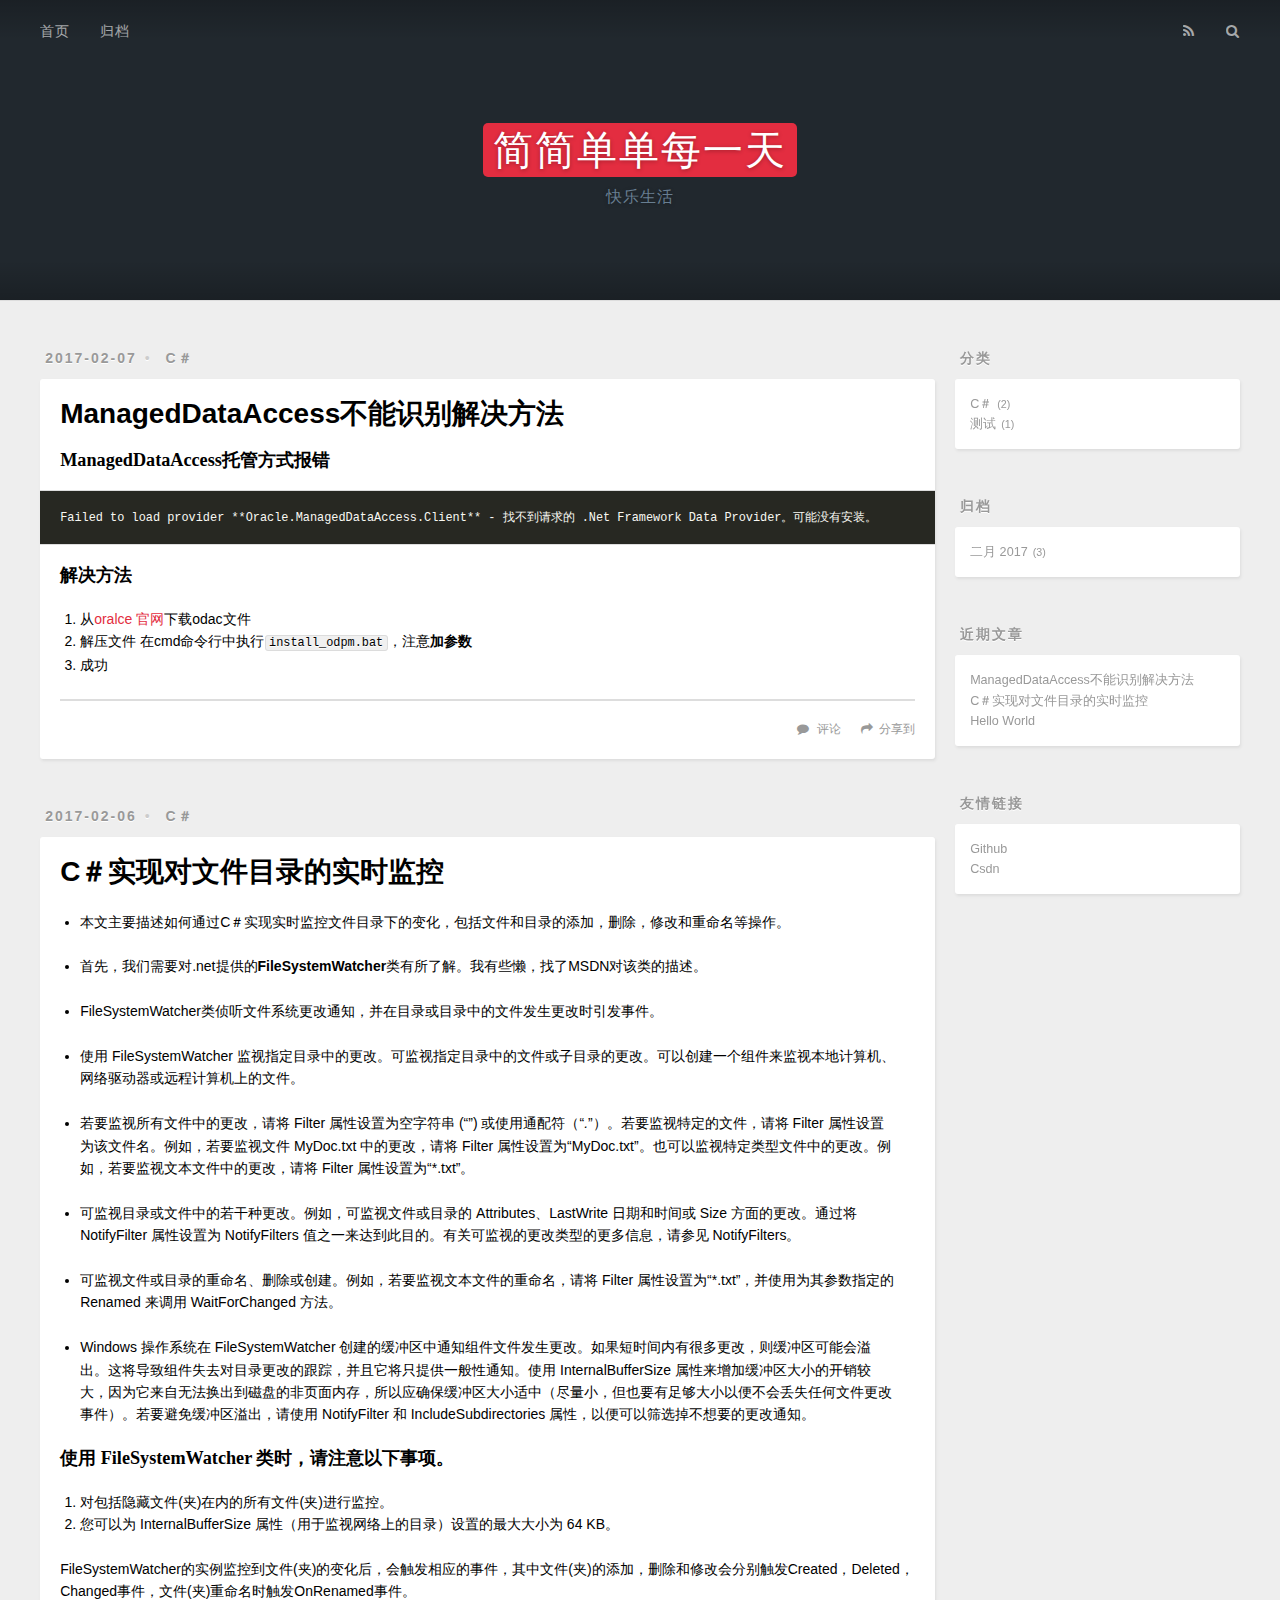
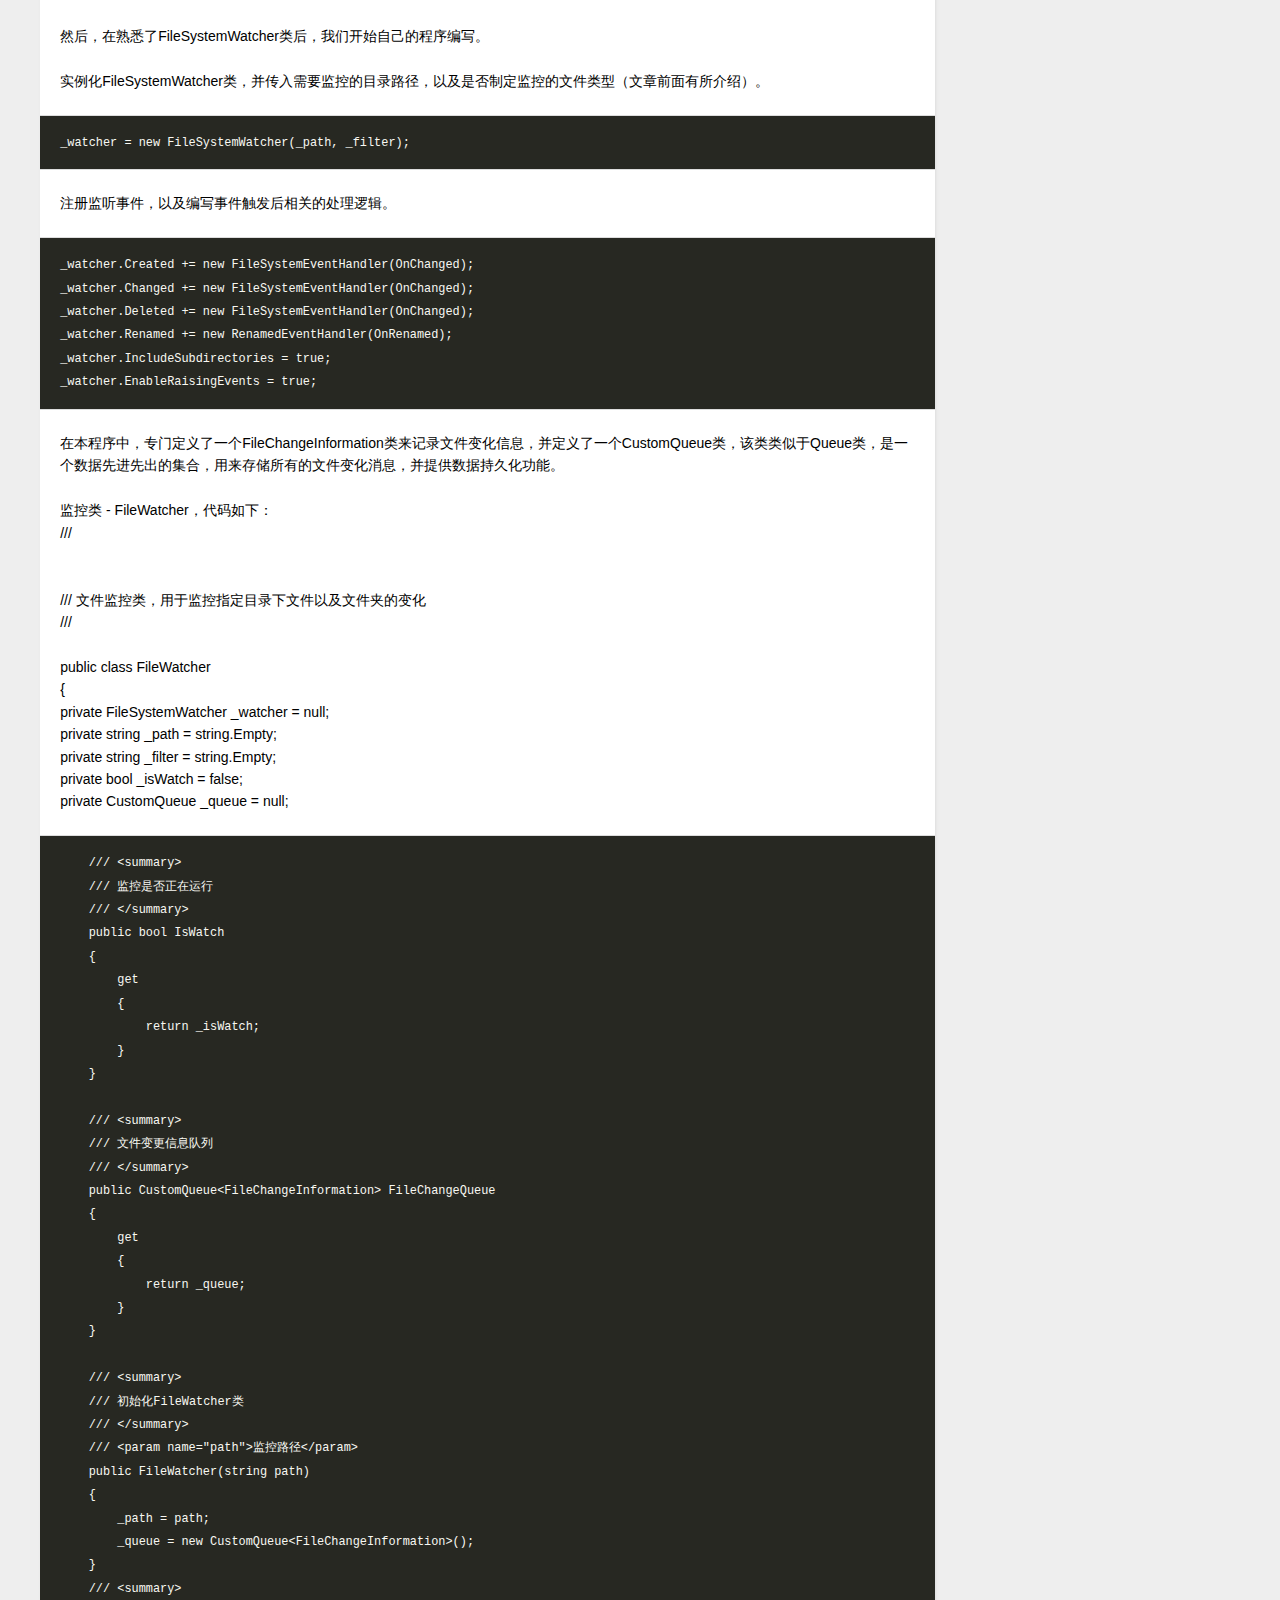
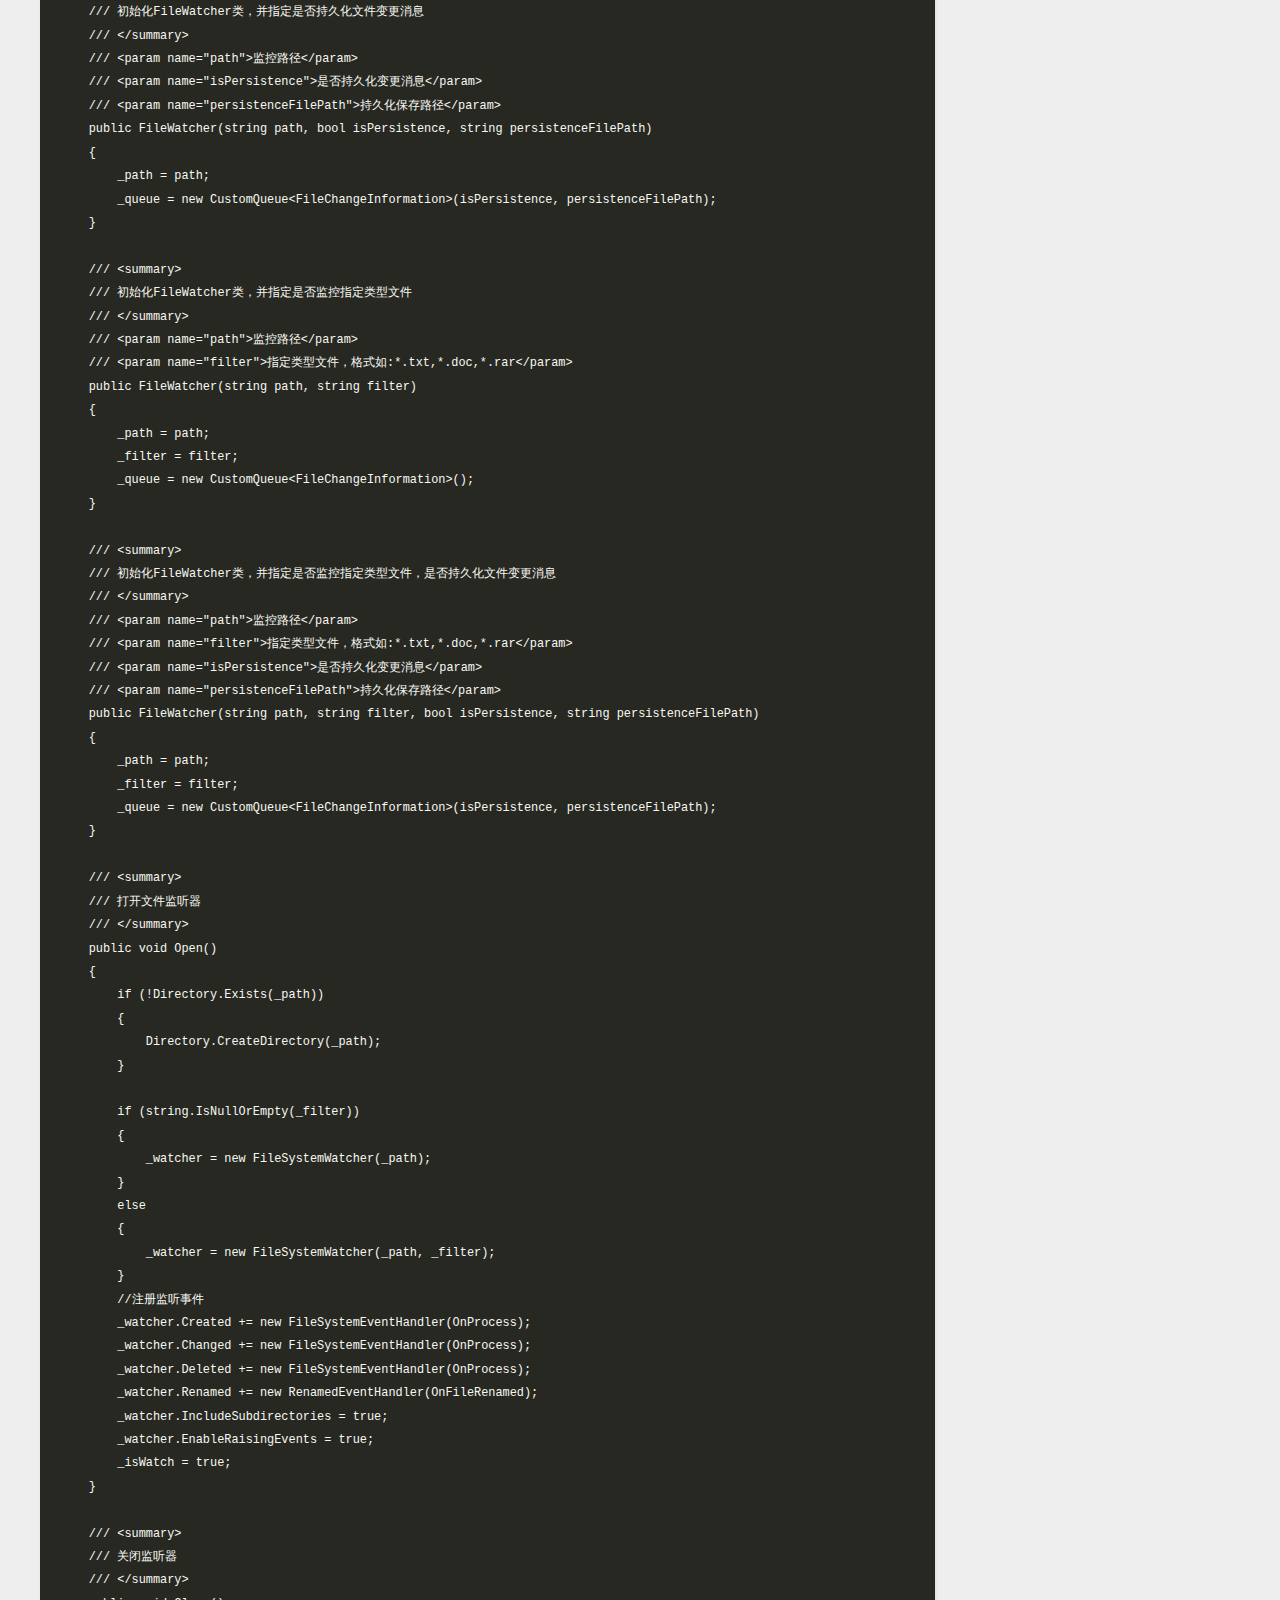
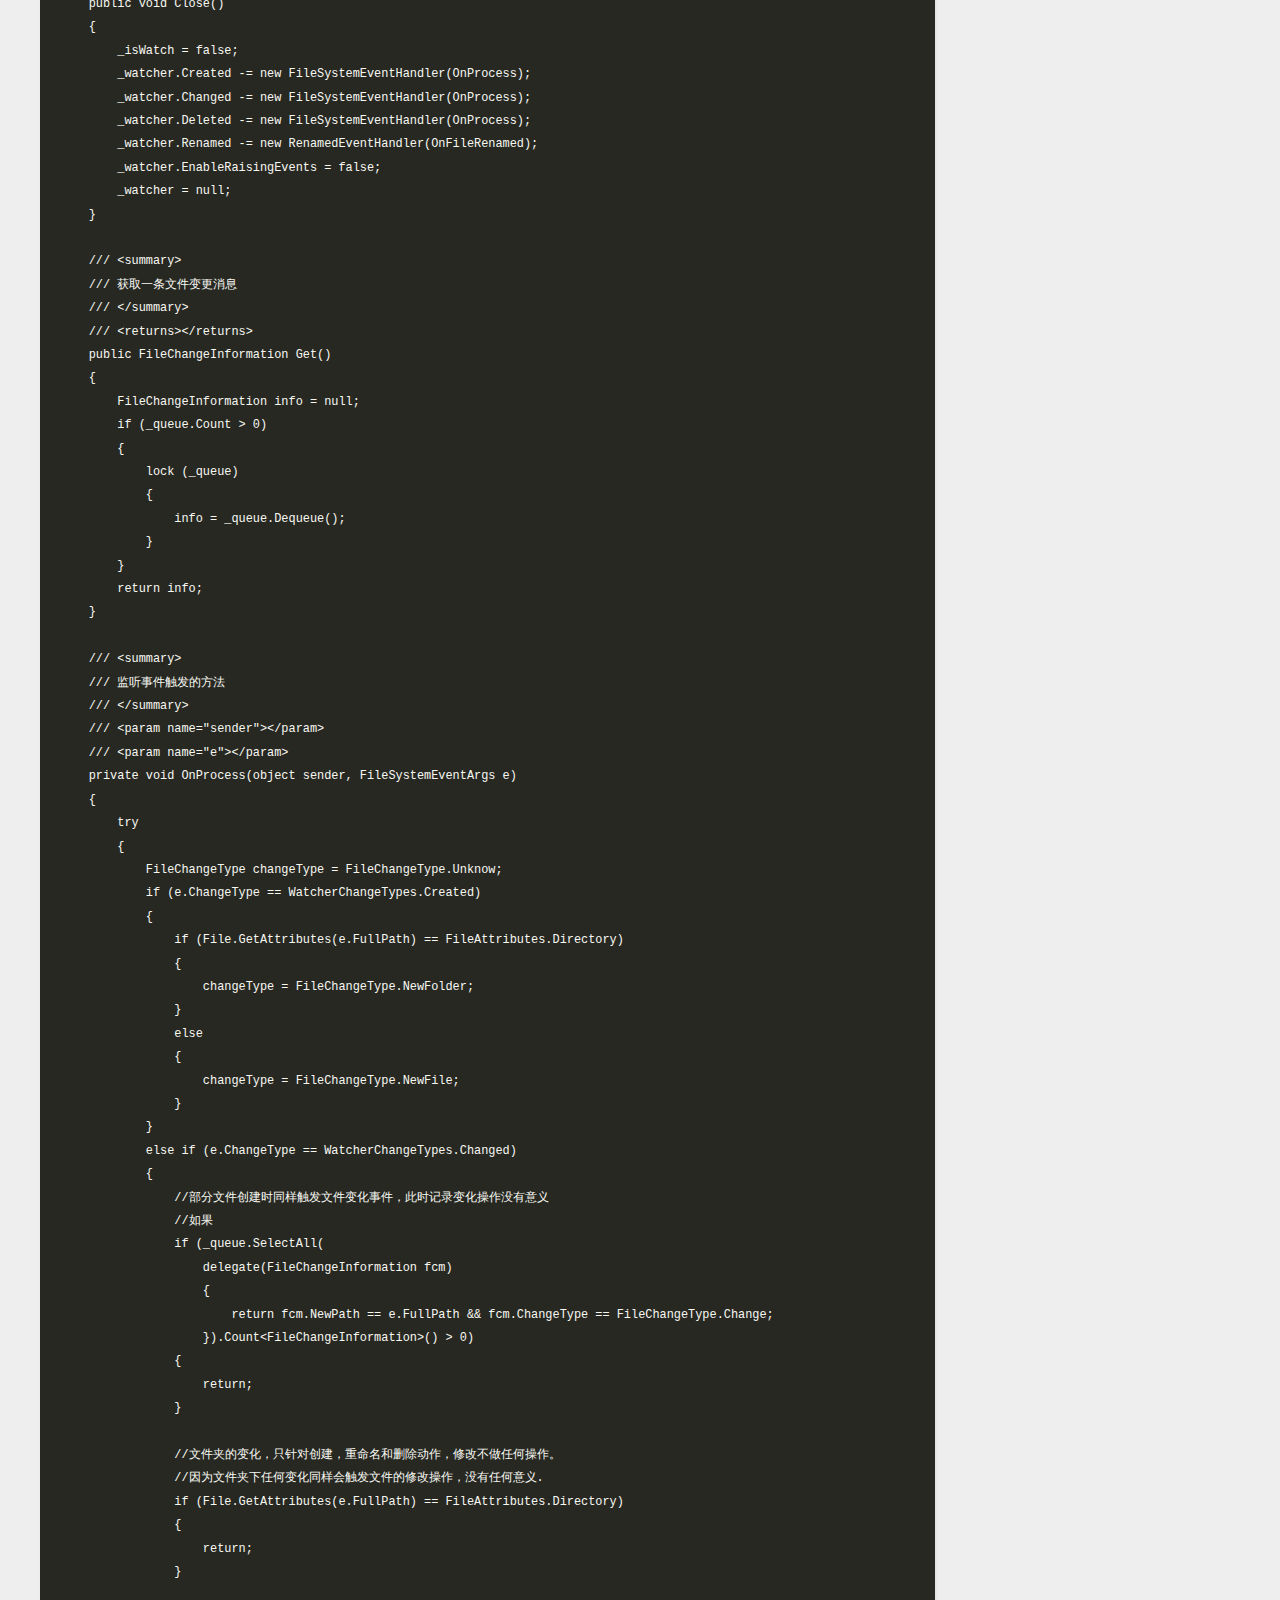
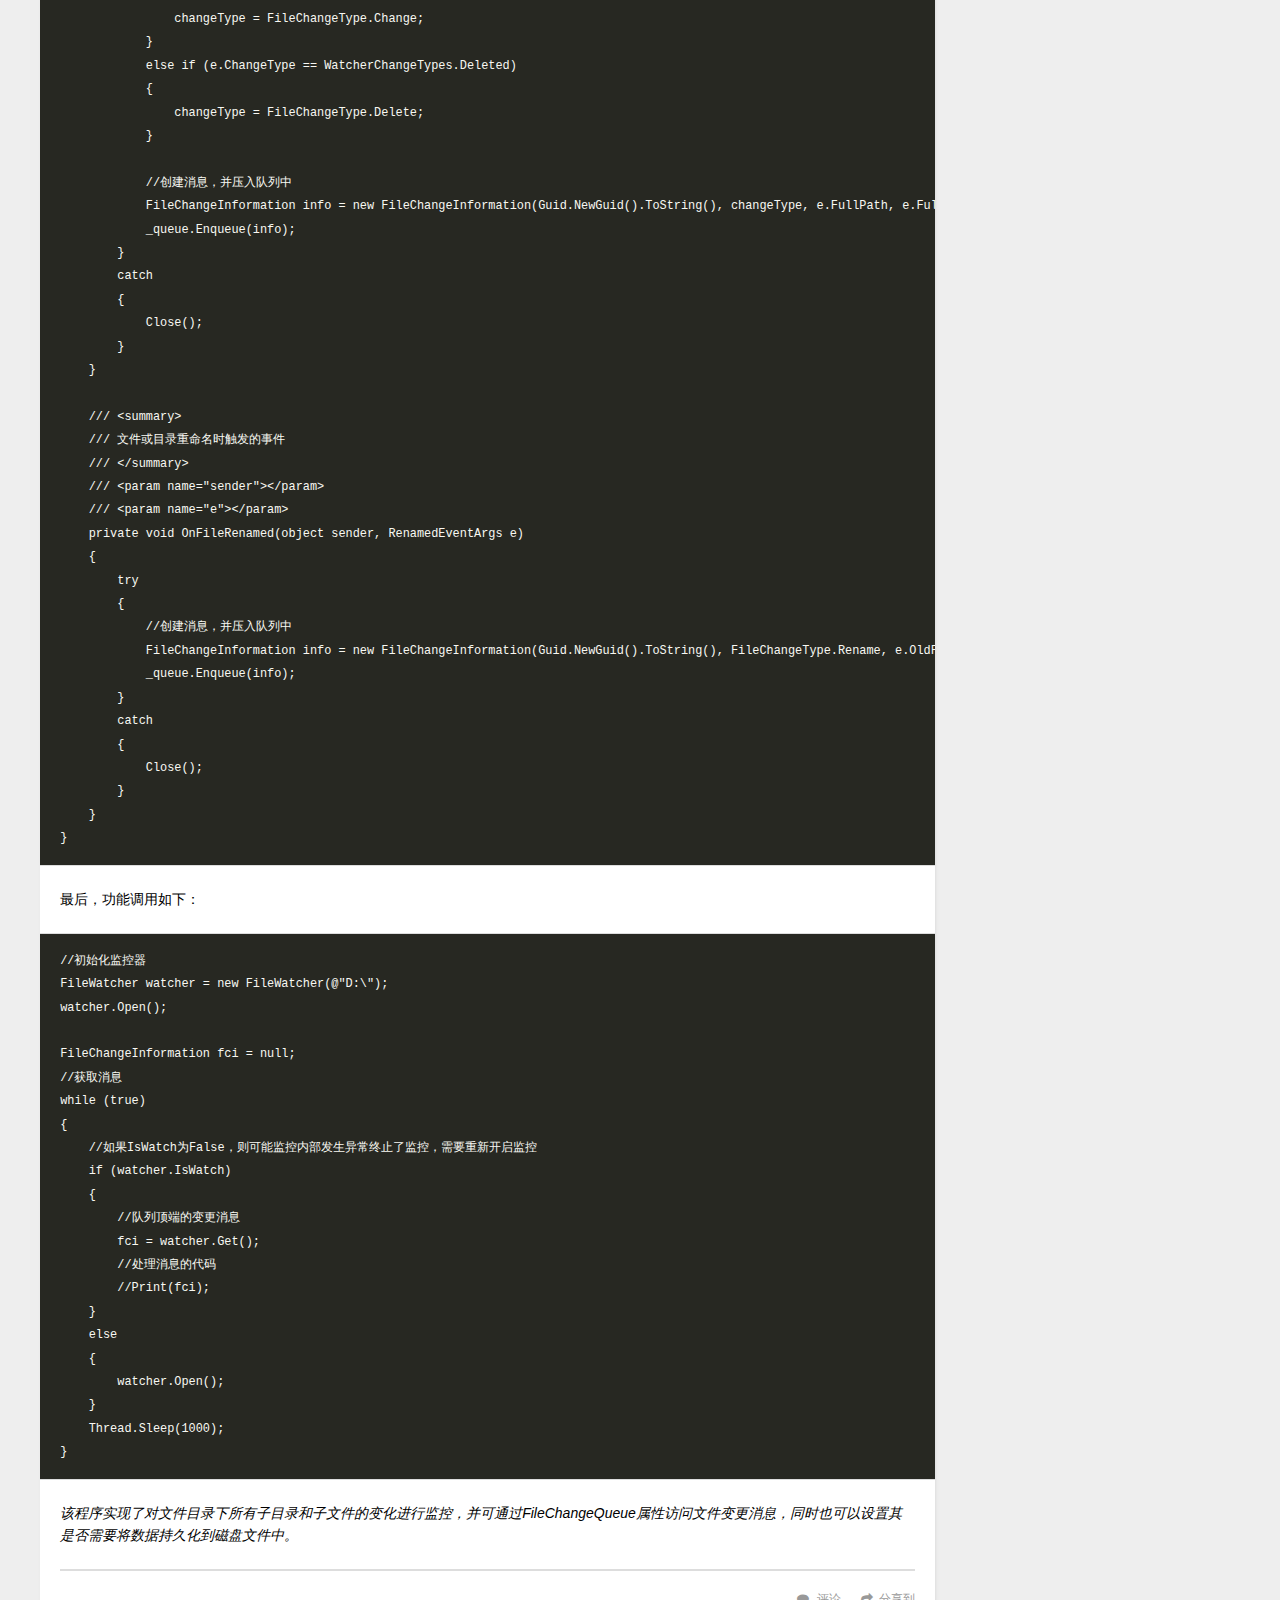
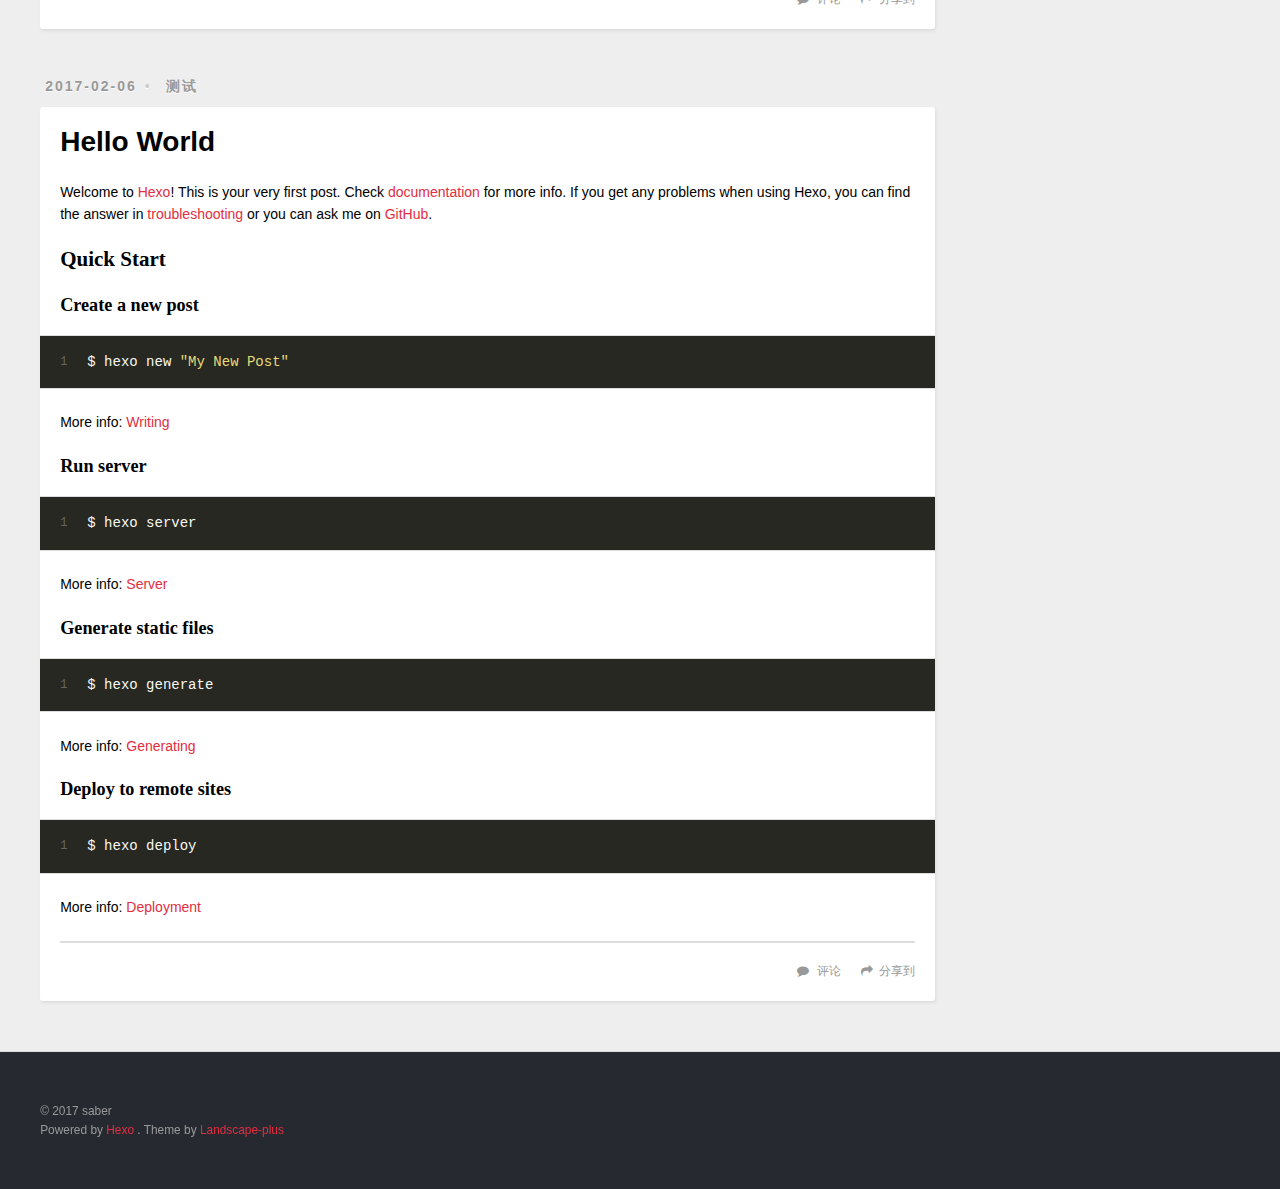
<file: index.html>
<!DOCTYPE html>
<html>
<head>
  <meta charset="utf-8">
  
  <title>简简单单每一天</title>
  <meta name="viewport" content="width=device-width, initial-scale=1, maximum-scale=1">
  <meta property="og:type" content="website">
<meta property="og:title" content="简简单单每一天">
<meta property="og:url" content="https://sabertang.github.io/index.html">
<meta property="og:site_name" content="简简单单每一天">
<meta name="twitter:card" content="summary">
<meta name="twitter:title" content="简简单单每一天">
  
    <link rel="alternative" href="/atom.xml" title="简简单单每一天" type="application/atom+xml">
  
  
    <link rel="icon" href="/favicon.png">
  
  <link rel="stylesheet" href="/css/style.css">
  <!--[if lt IE 9]><script src="//cdnjs.cloudflare.com/ajax/libs/html5shiv/3.7/html5shiv.min.js"></script><![endif]-->
  
</head>
<body>
<div id="container">
  <div id="wrap">
    <header id="header">
  <div id="banner"></div>
  <div id="header-outer" class="outer">
    <div id="header-title" class="inner">
      <h1 id="logo-wrap">
        <a href="/" id="logo">简简单单每一天</a>
      </h1>
      
        <h2 id="subtitle-wrap">
          <a href="/" id="subtitle">快乐生活</a>
        </h2>
      
    </div>
    <div id="header-inner" class="inner">
      <nav id="main-nav">
        <a id="main-nav-toggle" class="nav-icon"></a>
        
          <a class="main-nav-link" href="/">首页</a>
        
          <a class="main-nav-link" href="/archives">归档</a>
        
      </nav>
      <nav id="sub-nav">
        
          <a id="nav-rss-link" class="nav-icon" href="/atom.xml" title="RSS Feed"></a>
        
        <a id="nav-search-btn" class="nav-icon" title="Search"></a>
      </nav>
      <div id="search-form-wrap">
        <form action="//www.baidu.com/baidu" method="get" accept-charset="utf-8" class="search-form">
          <input type="search" name="word" maxlength="20" class="search-form-input" placeholder="Search">
          <input type="submit" value="" class="search-form-submit">
          <input name=tn type=hidden value="bds">
          <input name=cl type=hidden value="3">
          <input name=ct type=hidden value="2097152">
          <input type="hidden" name="si" value="sabertang.github.io">
        </form>
      </div>
    </div>
  </div>
</header>
    <div class="outer">
      <section id="main">
  
    <article id="w-ManagedDataAccess不能识别解决方法" class="article article-type-w" itemscope itemprop="blogPost">
  <div class="article-meta">
    <a href="/2017/02/07/ManagedDataAccess不能识别解决方法/" class="article-date">
  <time datetime="2017-02-07T09:24:50.000Z" itemprop="datePublished">2017-02-07</time>
</a>
    
  <div class="article-category">
    <a class="article-category-link" href="/categories/C＃/">C＃</a>
  </div>

  </div>
  <div class="article-inner">
    
    
      <header class="article-header">
        
  
    <h1 itemprop="name">
      <a class="article-title" href="/2017/02/07/ManagedDataAccess不能识别解决方法/">ManagedDataAccess不能识别解决方法</a>
    </h1>
  

      </header>
    
    <div class="article-entry" itemprop="articleBody">
      
        <h3 id="ManagedDataAccess托管方式报错"><a href="#ManagedDataAccess托管方式报错" class="headerlink" title="ManagedDataAccess托管方式报错"></a>ManagedDataAccess托管方式报错</h3><pre><code>Failed to load provider **Oracle.ManagedDataAccess.Client** - 找不到请求的 .Net Framework Data Provider。可能没有安装。
</code></pre><h3 id="解决方法"><a href="#解决方法" class="headerlink" title="解决方法"></a>解决方法</h3><ol>
<li>从<a href="http://www.oracle.com/technetwork/database/windows/downloads/utilsoft-087491.html" target="_blank" rel="external">oralce 官网</a>下载odac文件</li>
<li>解压文件 在cmd命令行中执行<code>install_odpm.bat</code>，注意<strong>加参数</strong></li>
<li>成功</li>
</ol>

      
    </div>
    <footer class="article-footer">
      
        <a data-url="https://sabertang.github.io/2017/02/07/ManagedDataAccess不能识别解决方法/" data-id="ciyvbsg0n0001acqkk40u1su3" class="article-share-link" data-share="baidu" data-title="ManagedDataAccess不能识别解决方法">分享到</a>
      

      
        <a href="https://sabertang.github.io/2017/02/07/ManagedDataAccess不能识别解决方法/#ds-thread" class="article-comment-link">评论</a>
      

      
    </footer>
  </div>
  
</article>


  
    <article id="post-C＃实现对文件目录的实时监控" class="article article-type-post" itemscope itemprop="blogPost">
  <div class="article-meta">
    <a href="/2017/02/06/C＃实现对文件目录的实时监控/" class="article-date">
  <time datetime="2017-02-06T09:14:54.000Z" itemprop="datePublished">2017-02-06</time>
</a>
    
  <div class="article-category">
    <a class="article-category-link" href="/categories/C＃/">C＃</a>
  </div>

  </div>
  <div class="article-inner">
    
    
      <header class="article-header">
        
  
    <h1 itemprop="name">
      <a class="article-title" href="/2017/02/06/C＃实现对文件目录的实时监控/">C＃实现对文件目录的实时监控</a>
    </h1>
  

      </header>
    
    <div class="article-entry" itemprop="articleBody">
      
        <ul>
<li><p>本文主要描述如何通过C＃实现实时监控文件目录下的变化，包括文件和目录的添加，删除，修改和重命名等操作。</p>
</li>
<li><p>首先，我们需要对.net提供的<strong>FileSystemWatcher</strong>类有所了解。我有些懒，找了MSDN对该类的描述。</p>
</li>
<li><p>FileSystemWatcher类侦听文件系统更改通知，并在目录或目录中的文件发生更改时引发事件。</p>
</li>
<li><p>使用 FileSystemWatcher 监视指定目录中的更改。可监视指定目录中的文件或子目录的更改。可以创建一个组件来监视本地计算机、网络驱动器或远程计算机上的文件。</p>
</li>
<li><p>若要监视所有文件中的更改，请将 Filter 属性设置为空字符串 (“”) 或使用通配符（“<em>.</em>”）。若要监视特定的文件，请将 Filter 属性设置为该文件名。例如，若要监视文件 MyDoc.txt 中的更改，请将 Filter 属性设置为“MyDoc.txt”。也可以监视特定类型文件中的更改。例如，若要监视文本文件中的更改，请将 Filter 属性设置为“*.txt”。</p>
</li>
<li><p>可监视目录或文件中的若干种更改。例如，可监视文件或目录的 Attributes、LastWrite 日期和时间或 Size 方面的更改。通过将 NotifyFilter 属性设置为 NotifyFilters 值之一来达到此目的。有关可监视的更改类型的更多信息，请参见 NotifyFilters。</p>
</li>
<li><p>可监视文件或目录的重命名、删除或创建。例如，若要监视文本文件的重命名，请将 Filter 属性设置为“*.txt”，并使用为其参数指定的 Renamed 来调用 WaitForChanged 方法。</p>
</li>
<li><p>Windows 操作系统在 FileSystemWatcher 创建的缓冲区中通知组件文件发生更改。如果短时间内有很多更改，则缓冲区可能会溢出。这将导致组件失去对目录更改的跟踪，并且它将只提供一般性通知。使用 InternalBufferSize 属性来增加缓冲区大小的开销较大，因为它来自无法换出到磁盘的非页面内存，所以应确保缓冲区大小适中（尽量小，但也要有足够大小以便不会丢失任何文件更改事件）。若要避免缓冲区溢出，请使用 NotifyFilter 和 IncludeSubdirectories 属性，以便可以筛选掉不想要的更改通知。</p>
</li>
</ul>
<h3 id="使用-FileSystemWatcher-类时，请注意以下事项。"><a href="#使用-FileSystemWatcher-类时，请注意以下事项。" class="headerlink" title="使用 FileSystemWatcher 类时，请注意以下事项。"></a>使用 FileSystemWatcher 类时，请注意以下事项。</h3><ol>
<li>对包括隐藏文件(夹)在内的所有文件(夹)进行监控。</li>
<li>您可以为 InternalBufferSize 属性（用于监视网络上的目录）设置的最大大小为 64 KB。</li>
</ol>
<p>FileSystemWatcher的实例监控到文件(夹)的变化后，会触发相应的事件，其中文件(夹)的添加，删除和修改会分别触发Created，Deleted，Changed事件，文件(夹)重命名时触发OnRenamed事件。</p>
<p>然后，在熟悉了FileSystemWatcher类后，我们开始自己的程序编写。</p>
<p>实例化FileSystemWatcher类，并传入需要监控的目录路径，以及是否制定监控的文件类型（文章前面有所介绍）。</p>
<pre><code>_watcher = new FileSystemWatcher(_path, _filter);
</code></pre><p>注册监听事件，以及编写事件触发后相关的处理逻辑。</p>
<pre><code>_watcher.Created += new FileSystemEventHandler(OnChanged);     
_watcher.Changed += new FileSystemEventHandler(OnChanged);    
_watcher.Deleted += new FileSystemEventHandler(OnChanged);      
_watcher.Renamed += new RenamedEventHandler(OnRenamed);    
_watcher.IncludeSubdirectories = true;       
_watcher.EnableRaisingEvents = true;    
</code></pre><p>在本程序中，专门定义了一个FileChangeInformation类来记录文件变化信息，并定义了一个CustomQueue类，该类类似于Queue类，是一个数据先进先出的集合，用来存储所有的文件变化消息，并提供数据持久化功能。              </p>
<p>监控类 - FileWatcher，代码如下：<br>    /// <summary><br>    /// 文件监控类，用于监控指定目录下文件以及文件夹的变化<br>    /// </summary><br>    public class FileWatcher<br>    {<br>        private FileSystemWatcher _watcher = null;<br>        private string _path = string.Empty;<br>        private string _filter = string.Empty;<br>        private bool _isWatch = false;<br>        private CustomQueue<filechangeinformation> _queue = null;</filechangeinformation></p>
<pre><code>    /// &lt;summary&gt;
    /// 监控是否正在运行
    /// &lt;/summary&gt;
    public bool IsWatch
    {
        get
        {
            return _isWatch;
        }
    }

    /// &lt;summary&gt;
    /// 文件变更信息队列
    /// &lt;/summary&gt;
    public CustomQueue&lt;FileChangeInformation&gt; FileChangeQueue
    {
        get
        {
            return _queue;
        }
    }

    /// &lt;summary&gt;
    /// 初始化FileWatcher类
    /// &lt;/summary&gt;
    /// &lt;param name=&quot;path&quot;&gt;监控路径&lt;/param&gt;
    public FileWatcher(string path)
    {
        _path = path;
        _queue = new CustomQueue&lt;FileChangeInformation&gt;();
    }
    /// &lt;summary&gt;
    /// 初始化FileWatcher类，并指定是否持久化文件变更消息
    /// &lt;/summary&gt;
    /// &lt;param name=&quot;path&quot;&gt;监控路径&lt;/param&gt;
    /// &lt;param name=&quot;isPersistence&quot;&gt;是否持久化变更消息&lt;/param&gt;
    /// &lt;param name=&quot;persistenceFilePath&quot;&gt;持久化保存路径&lt;/param&gt;
    public FileWatcher(string path, bool isPersistence, string persistenceFilePath)
    {
        _path = path;
        _queue = new CustomQueue&lt;FileChangeInformation&gt;(isPersistence, persistenceFilePath);
    }

    /// &lt;summary&gt;
    /// 初始化FileWatcher类，并指定是否监控指定类型文件
    /// &lt;/summary&gt;
    /// &lt;param name=&quot;path&quot;&gt;监控路径&lt;/param&gt;
    /// &lt;param name=&quot;filter&quot;&gt;指定类型文件，格式如:*.txt,*.doc,*.rar&lt;/param&gt;
    public FileWatcher(string path, string filter)
    {
        _path = path;
        _filter = filter;
        _queue = new CustomQueue&lt;FileChangeInformation&gt;();
    }

    /// &lt;summary&gt;
    /// 初始化FileWatcher类，并指定是否监控指定类型文件，是否持久化文件变更消息
    /// &lt;/summary&gt;
    /// &lt;param name=&quot;path&quot;&gt;监控路径&lt;/param&gt;
    /// &lt;param name=&quot;filter&quot;&gt;指定类型文件，格式如:*.txt,*.doc,*.rar&lt;/param&gt;
    /// &lt;param name=&quot;isPersistence&quot;&gt;是否持久化变更消息&lt;/param&gt;
    /// &lt;param name=&quot;persistenceFilePath&quot;&gt;持久化保存路径&lt;/param&gt;
    public FileWatcher(string path, string filter, bool isPersistence, string persistenceFilePath)
    {
        _path = path;
        _filter = filter;
        _queue = new CustomQueue&lt;FileChangeInformation&gt;(isPersistence, persistenceFilePath);
    }

    /// &lt;summary&gt;
    /// 打开文件监听器
    /// &lt;/summary&gt;
    public void Open()
    {
        if (!Directory.Exists(_path))
        {
            Directory.CreateDirectory(_path);
        }

        if (string.IsNullOrEmpty(_filter))
        {
            _watcher = new FileSystemWatcher(_path);
        }
        else
        {
            _watcher = new FileSystemWatcher(_path, _filter);
        }
        //注册监听事件
        _watcher.Created += new FileSystemEventHandler(OnProcess);
        _watcher.Changed += new FileSystemEventHandler(OnProcess);
        _watcher.Deleted += new FileSystemEventHandler(OnProcess);
        _watcher.Renamed += new RenamedEventHandler(OnFileRenamed);
        _watcher.IncludeSubdirectories = true;
        _watcher.EnableRaisingEvents = true;
        _isWatch = true;
    }

    /// &lt;summary&gt;
    /// 关闭监听器
    /// &lt;/summary&gt;
    public void Close()
    {
        _isWatch = false;
        _watcher.Created -= new FileSystemEventHandler(OnProcess);
        _watcher.Changed -= new FileSystemEventHandler(OnProcess);
        _watcher.Deleted -= new FileSystemEventHandler(OnProcess);
        _watcher.Renamed -= new RenamedEventHandler(OnFileRenamed);
        _watcher.EnableRaisingEvents = false;
        _watcher = null;
    }

    /// &lt;summary&gt;
    /// 获取一条文件变更消息
    /// &lt;/summary&gt;
    /// &lt;returns&gt;&lt;/returns&gt;
    public FileChangeInformation Get()
    {
        FileChangeInformation info = null;
        if (_queue.Count &gt; 0)
        {
            lock (_queue)
            {
                info = _queue.Dequeue();
            }
        }
        return info;
    }

    /// &lt;summary&gt;
    /// 监听事件触发的方法
    /// &lt;/summary&gt;
    /// &lt;param name=&quot;sender&quot;&gt;&lt;/param&gt;
    /// &lt;param name=&quot;e&quot;&gt;&lt;/param&gt;
    private void OnProcess(object sender, FileSystemEventArgs e)
    {
        try
        {
            FileChangeType changeType = FileChangeType.Unknow;
            if (e.ChangeType == WatcherChangeTypes.Created)
            {
                if (File.GetAttributes(e.FullPath) == FileAttributes.Directory)
                {
                    changeType = FileChangeType.NewFolder;
                }
                else
                {
                    changeType = FileChangeType.NewFile;
                }
            }
            else if (e.ChangeType == WatcherChangeTypes.Changed)
            {
                //部分文件创建时同样触发文件变化事件，此时记录变化操作没有意义
                //如果
                if (_queue.SelectAll(
                    delegate(FileChangeInformation fcm)
                    {
                        return fcm.NewPath == e.FullPath &amp;&amp; fcm.ChangeType == FileChangeType.Change;
                    }).Count&lt;FileChangeInformation&gt;() &gt; 0)
                {
                    return;
                }

                //文件夹的变化，只针对创建，重命名和删除动作，修改不做任何操作。
                //因为文件夹下任何变化同样会触发文件的修改操作，没有任何意义.
                if (File.GetAttributes(e.FullPath) == FileAttributes.Directory)
                {
                    return;
                }

                changeType = FileChangeType.Change;
            }
            else if (e.ChangeType == WatcherChangeTypes.Deleted)
            {
                changeType = FileChangeType.Delete;
            }

            //创建消息，并压入队列中
            FileChangeInformation info = new FileChangeInformation(Guid.NewGuid().ToString(), changeType, e.FullPath, e.FullPath, e.Name, e.Name);
            _queue.Enqueue(info);
        }
        catch
        {
            Close();
        }
    }

    /// &lt;summary&gt;
    /// 文件或目录重命名时触发的事件
    /// &lt;/summary&gt;
    /// &lt;param name=&quot;sender&quot;&gt;&lt;/param&gt;
    /// &lt;param name=&quot;e&quot;&gt;&lt;/param&gt;
    private void OnFileRenamed(object sender, RenamedEventArgs e)
    {
        try
        {
            //创建消息，并压入队列中
            FileChangeInformation info = new FileChangeInformation(Guid.NewGuid().ToString(), FileChangeType.Rename, e.OldFullPath, e.FullPath, e.OldName, e.Name);
            _queue.Enqueue(info);
        }
        catch
        {
            Close();
        }
    }
}
</code></pre><p>最后，功能调用如下：</p>
<pre><code>//初始化监控器
FileWatcher watcher = new FileWatcher(@&quot;D:\&quot;);
watcher.Open();

FileChangeInformation fci = null;
//获取消息
while (true)
{
    //如果IsWatch为False，则可能监控内部发生异常终止了监控，需要重新开启监控
    if (watcher.IsWatch)
    {
        //队列顶端的变更消息
        fci = watcher.Get();
        //处理消息的代码
        //Print(fci);
    }
    else
    {
        watcher.Open();
    }
    Thread.Sleep(1000);
}
</code></pre><p><em>该程序实现了对文件目录下所有子目录和子文件的变化进行监控，并可通过FileChangeQueue属性访问文件变更消息，同时也可以设置其是否需要将数据持久化到磁盘文件中。</em></p>

      
    </div>
    <footer class="article-footer">
      
        <a data-url="https://sabertang.github.io/2017/02/06/C＃实现对文件目录的实时监控/" data-id="ciyvbsg0j0000acqk1khkwchc" class="article-share-link" data-share="baidu" data-title="C＃实现对文件目录的实时监控">分享到</a>
      

      
        <a href="https://sabertang.github.io/2017/02/06/C＃实现对文件目录的实时监控/#ds-thread" class="article-comment-link">评论</a>
      

      
    </footer>
  </div>
  
</article>


  
    <article id="post-hello-world" class="article article-type-post" itemscope itemprop="blogPost">
  <div class="article-meta">
    <a href="/2017/02/06/hello-world/" class="article-date">
  <time datetime="2017-02-06T05:01:38.255Z" itemprop="datePublished">2017-02-06</time>
</a>
    
  <div class="article-category">
    <a class="article-category-link" href="/categories/测试/">测试</a>
  </div>

  </div>
  <div class="article-inner">
    
    
      <header class="article-header">
        
  
    <h1 itemprop="name">
      <a class="article-title" href="/2017/02/06/hello-world/">Hello World</a>
    </h1>
  

      </header>
    
    <div class="article-entry" itemprop="articleBody">
      
        <p>Welcome to <a href="https://hexo.io/" target="_blank" rel="external">Hexo</a>! This is your very first post. Check <a href="https://hexo.io/docs/" target="_blank" rel="external">documentation</a> for more info. If you get any problems when using Hexo, you can find the answer in <a href="https://hexo.io/docs/troubleshooting.html" target="_blank" rel="external">troubleshooting</a> or you can ask me on <a href="https://github.com/hexojs/hexo/issues" target="_blank" rel="external">GitHub</a>.</p>
<h2 id="Quick-Start"><a href="#Quick-Start" class="headerlink" title="Quick Start"></a>Quick Start</h2><h3 id="Create-a-new-post"><a href="#Create-a-new-post" class="headerlink" title="Create a new post"></a>Create a new post</h3><figure class="highlight bash"><table><tr><td class="gutter"><pre><div class="line">1</div></pre></td><td class="code"><pre><div class="line">$ hexo new <span class="string">"My New Post"</span></div></pre></td></tr></table></figure>
<p>More info: <a href="https://hexo.io/docs/writing.html" target="_blank" rel="external">Writing</a></p>
<h3 id="Run-server"><a href="#Run-server" class="headerlink" title="Run server"></a>Run server</h3><figure class="highlight bash"><table><tr><td class="gutter"><pre><div class="line">1</div></pre></td><td class="code"><pre><div class="line">$ hexo server</div></pre></td></tr></table></figure>
<p>More info: <a href="https://hexo.io/docs/server.html" target="_blank" rel="external">Server</a></p>
<h3 id="Generate-static-files"><a href="#Generate-static-files" class="headerlink" title="Generate static files"></a>Generate static files</h3><figure class="highlight bash"><table><tr><td class="gutter"><pre><div class="line">1</div></pre></td><td class="code"><pre><div class="line">$ hexo generate</div></pre></td></tr></table></figure>
<p>More info: <a href="https://hexo.io/docs/generating.html" target="_blank" rel="external">Generating</a></p>
<h3 id="Deploy-to-remote-sites"><a href="#Deploy-to-remote-sites" class="headerlink" title="Deploy to remote sites"></a>Deploy to remote sites</h3><figure class="highlight bash"><table><tr><td class="gutter"><pre><div class="line">1</div></pre></td><td class="code"><pre><div class="line">$ hexo deploy</div></pre></td></tr></table></figure>
<p>More info: <a href="https://hexo.io/docs/deployment.html" target="_blank" rel="external">Deployment</a></p>

      
    </div>
    <footer class="article-footer">
      
        <a data-url="https://sabertang.github.io/2017/02/06/hello-world/" data-id="ciyvbsg1x0006acqkb5mkp7cf" class="article-share-link" data-share="baidu" data-title="Hello World">分享到</a>
      

      
        <a href="https://sabertang.github.io/2017/02/06/hello-world/#ds-thread" class="article-comment-link">评论</a>
      

      
    </footer>
  </div>
  
</article>


  

</section>
      
      <aside id="sidebar">
  
    
  <div class="widget-wrap">
    <h3 class="widget-title">分类</h3>
    <div class="widget">
      <ul class="category-list"><li class="category-list-item"><a class="category-list-link" href="/categories/C＃/">C＃</a><span class="category-list-count">2</span></li><li class="category-list-item"><a class="category-list-link" href="/categories/测试/">测试</a><span class="category-list-count">1</span></li></ul>
    </div>
  </div>

  
    
  
    
  
    
  <div class="widget-wrap">
    <h3 class="widget-title">归档</h3>
    <div class="widget">
      <ul class="archive-list"><li class="archive-list-item"><a class="archive-list-link" href="/archives/2017/02/">二月 2017</a><span class="archive-list-count">3</span></li></ul>
    </div>
  </div>

  
    
  <div class="widget-wrap">
    <h3 class="widget-title">近期文章</h3>
    <div class="widget">
      <ul>
        
          <li>
            <a href="/2017/02/07/ManagedDataAccess不能识别解决方法/">ManagedDataAccess不能识别解决方法</a>
          </li>
        
          <li>
            <a href="/2017/02/06/C＃实现对文件目录的实时监控/">C＃实现对文件目录的实时监控</a>
          </li>
        
          <li>
            <a href="/2017/02/06/hello-world/">Hello World</a>
          </li>
        
      </ul>
    </div>
  </div>

  
    
  <div class="widget-wrap">
    <h3 class="widget-title">友情链接</h3>
    <div class="widget">
      <ul>
        
          <li>
            <a href="https://www.github.com" target="_blank">Github</a>
          </li>
        
          <li>
            <a href="http://www.csdn.net/" target="_blank">Csdn</a>
          </li>
        
      </ul>
    </div>
  </div>

  
</aside>
      
    </div>
    <footer id="footer">
  
  <div class="outer">
    <div id="footer-info" class="inner">
      &copy; 2017 saber<br>
      Powered by <a href="//hexo.io/" target="_blank">Hexo</a>
      .
      Theme by <a href="https://github.com/xiangming/landscape-plus" target="_blank">Landscape-plus</a>
    </div>
  </div>
</footer>
  </div>
  <nav id="mobile-nav">
  
    <a href="/" class="mobile-nav-link">首页</a>
  
    <a href="/archives" class="mobile-nav-link">归档</a>
  
</nav>
  <!-- totop start -->
<div id="totop">
<a title="返回顶部"><img src="/img/scrollup.png"/></a>
</div>

<!-- totop end -->

<!-- 多说公共js代码 start -->
<script type="text/javascript">
var duoshuoQuery = {short_name:"reqianduan"};
  (function() {
    var ds = document.createElement('script');
    ds.type = 'text/javascript';ds.async = true;
    ds.src = (document.location.protocol == 'https:' ? 'https:' : 'http:') + '//static.duoshuo.com/embed.js';
    ds.charset = 'UTF-8';
    (document.getElementsByTagName('head')[0]
     || document.getElementsByTagName('body')[0]).appendChild(ds);
  })();
  </script>
<!-- 多说公共js代码 end -->


<!-- 百度分享 start -->

<div id="article-share-box" class="article-share-box">
  <div id="bdshare" class="bdsharebuttonbox article-share-links">
    <a class="article-share-weibo" data-cmd="tsina" title="分享到新浪微博"></a>
    <a class="article-share-weixin" data-cmd="weixin" title="分享到微信"></a>
    <a class="article-share-qq" data-cmd="sqq" title="分享到QQ"></a>
    <a class="article-share-renren" data-cmd="renren" title="分享到人人网"></a>
    <a class="article-share-more" data-cmd="more" title="更多"></a>
  </div>
</div>
<script>
  function SetShareData(cmd, config) {
    if (shareDataTitle && shareDataUrl) {
      config.bdText = shareDataTitle;
      config.bdUrl = shareDataUrl;
    }
    return config;
  }
  window._bd_share_config={
    "common":{onBeforeClick: SetShareData},
    "share":{"bdCustomStyle":"/css/bdshare.css"}
  };
  with(document)0[(getElementsByTagName('head')[0]||body).appendChild(createElement('script')).src='//bdimg.share.baidu.com/static/api/js/share.js?cdnversion='+~(-new Date()/36e5)];
</script>

<!-- 百度分享 end -->

<script src="//cdnjs.cloudflare.com/ajax/libs/jquery/1.11.1/jquery.min.js"></script>




<script src="/js/script.js"></script>

</div>
</body>
</html>
</file>
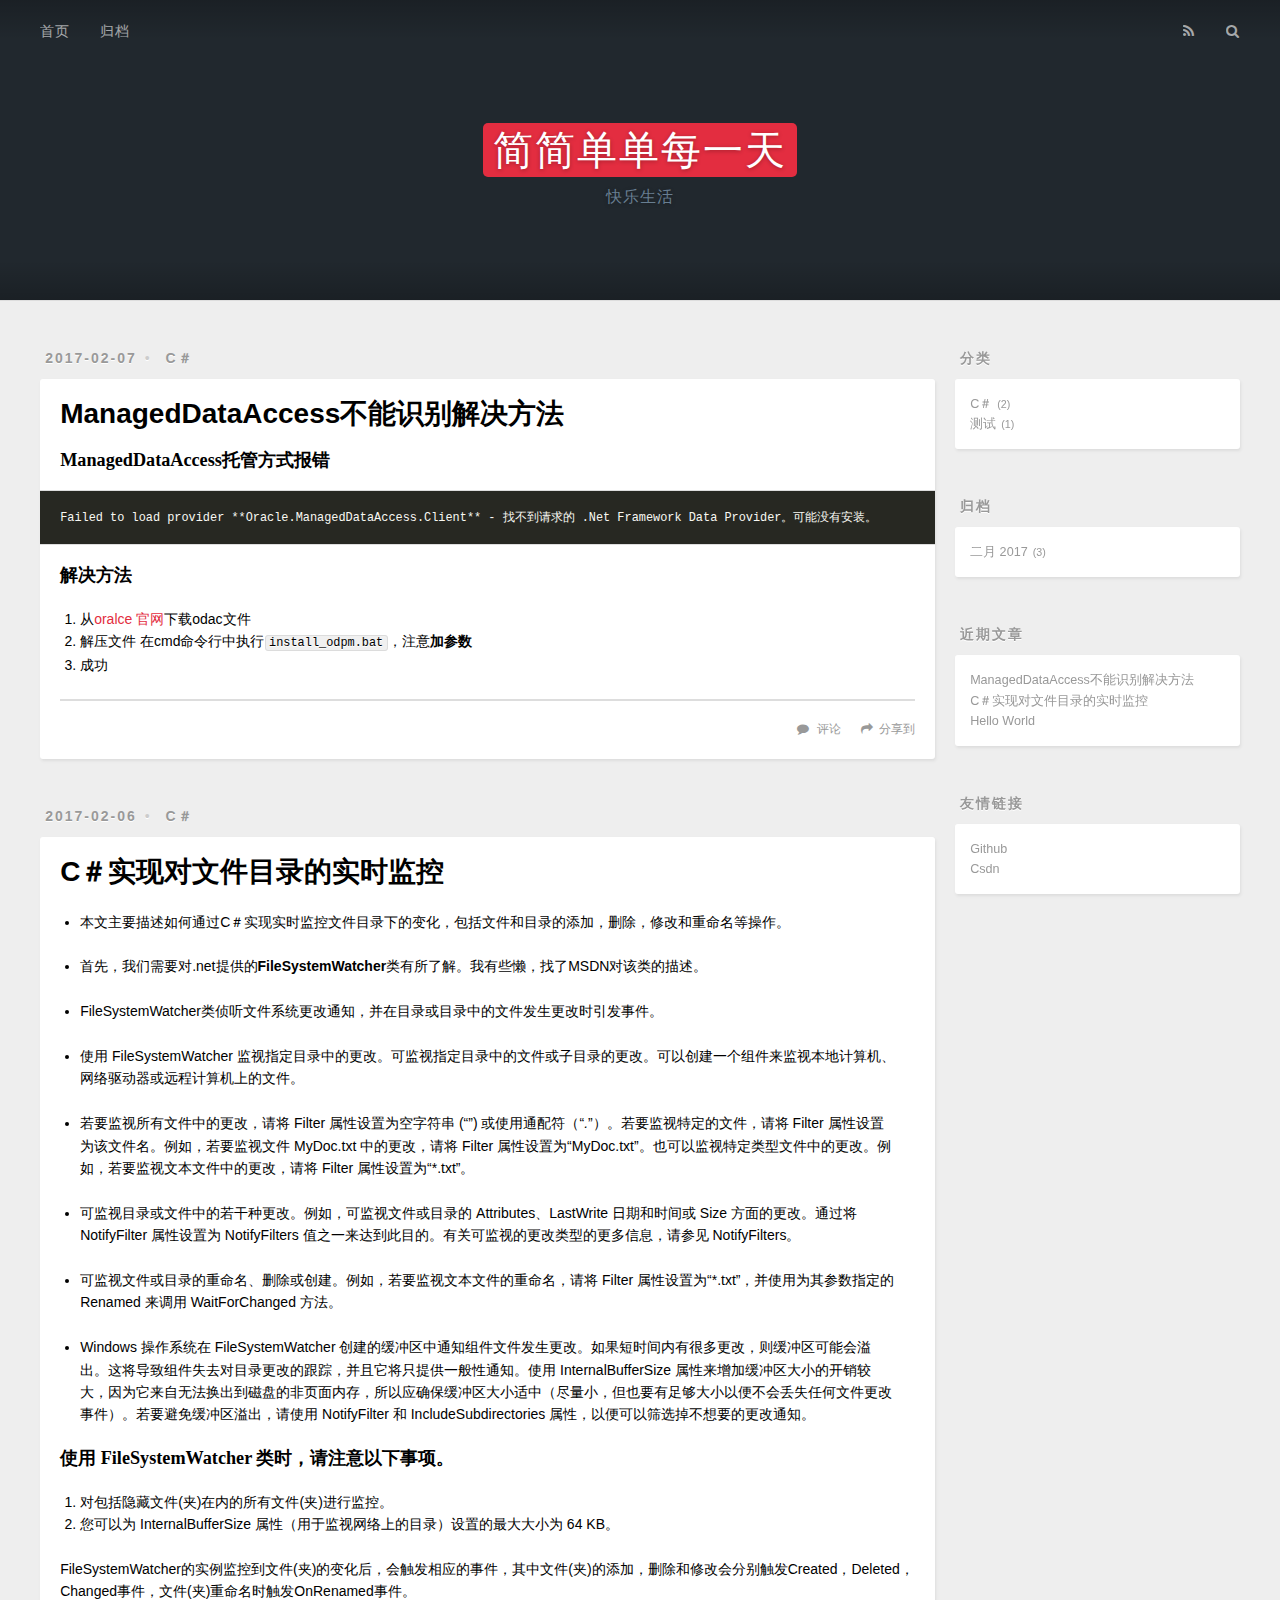
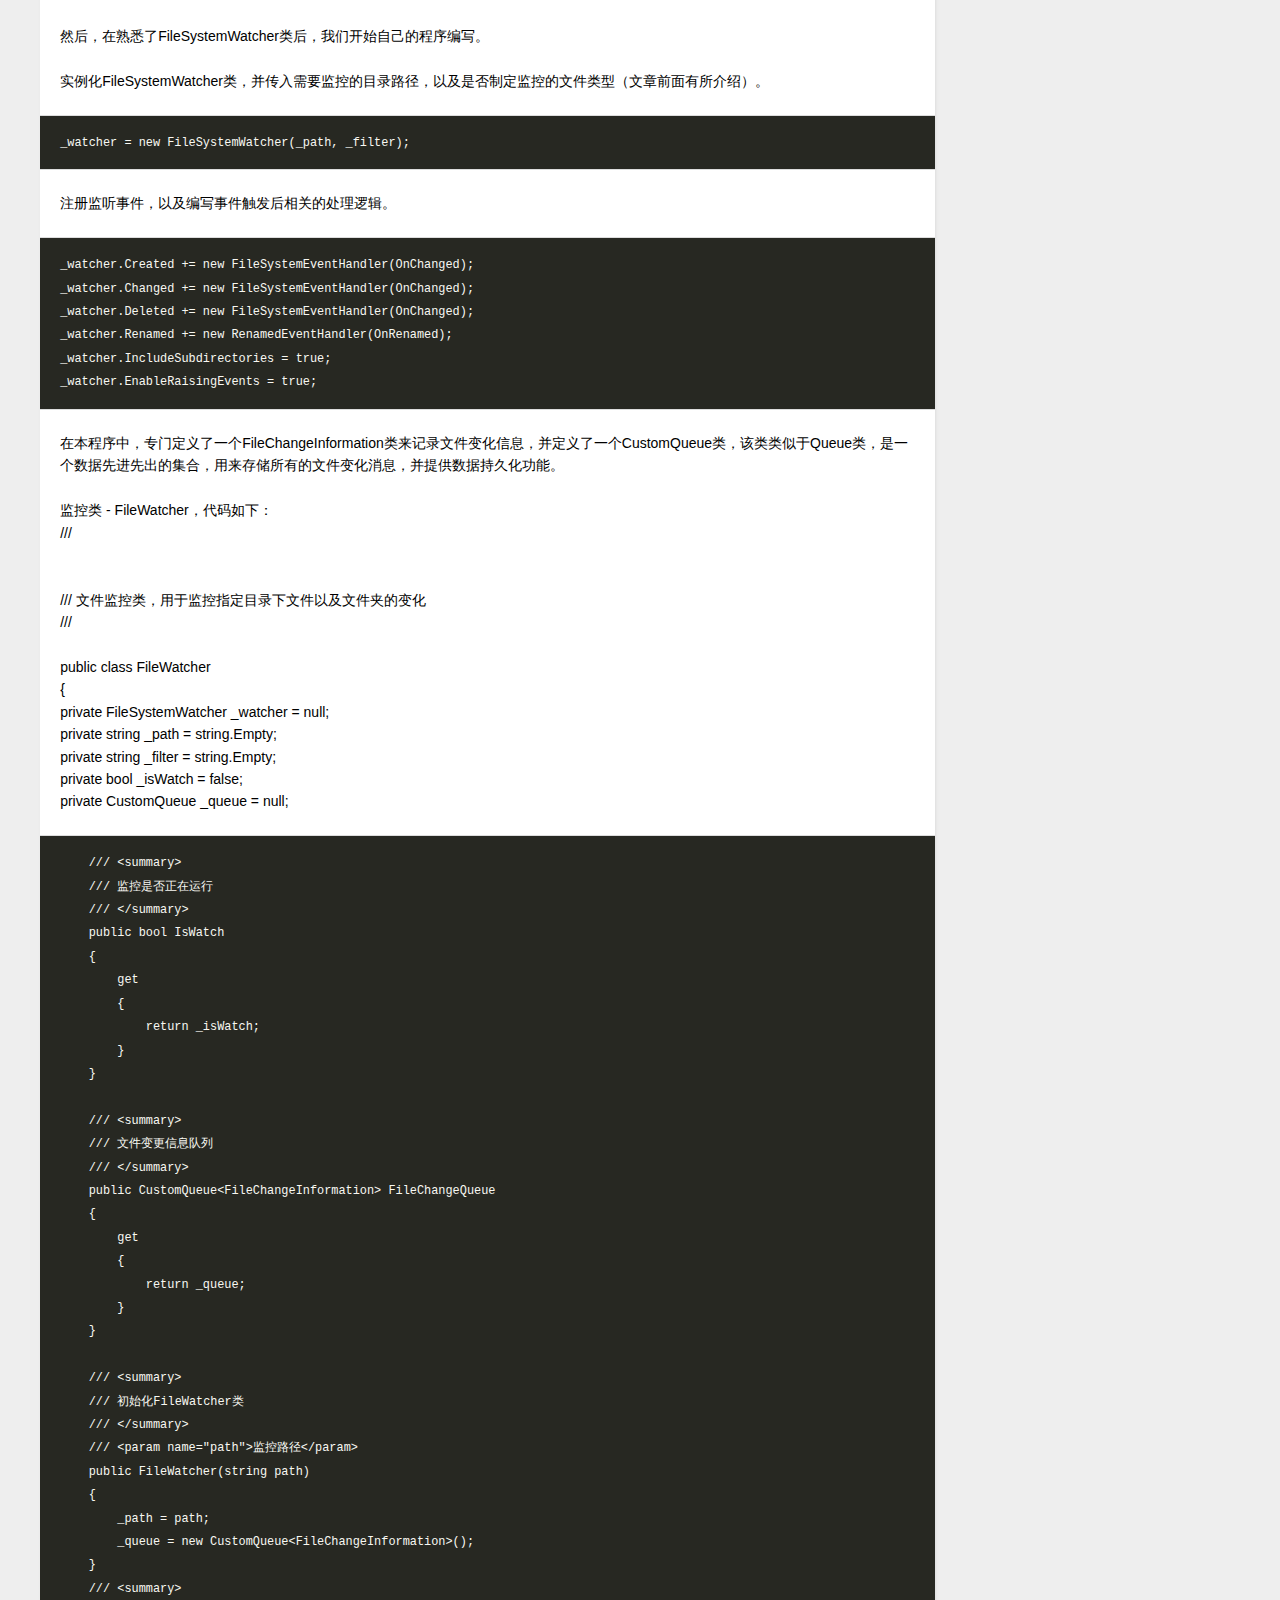
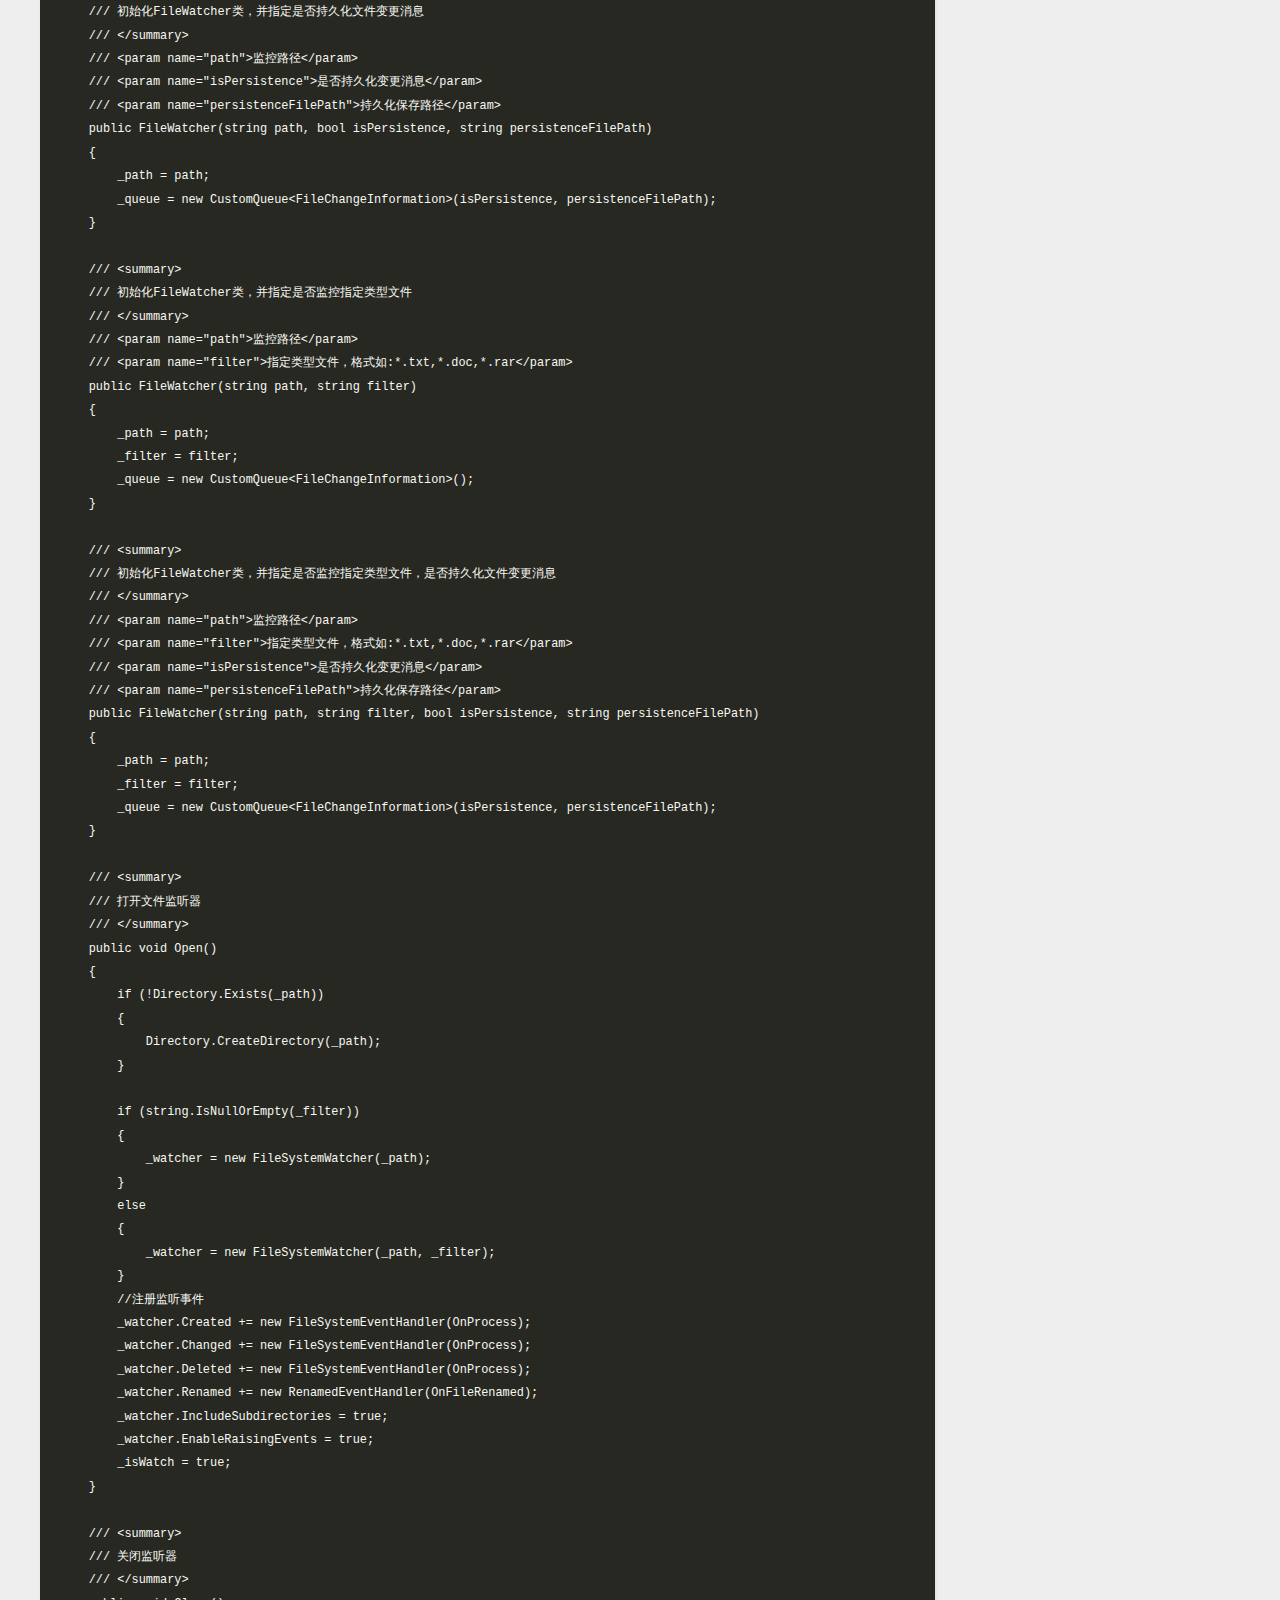
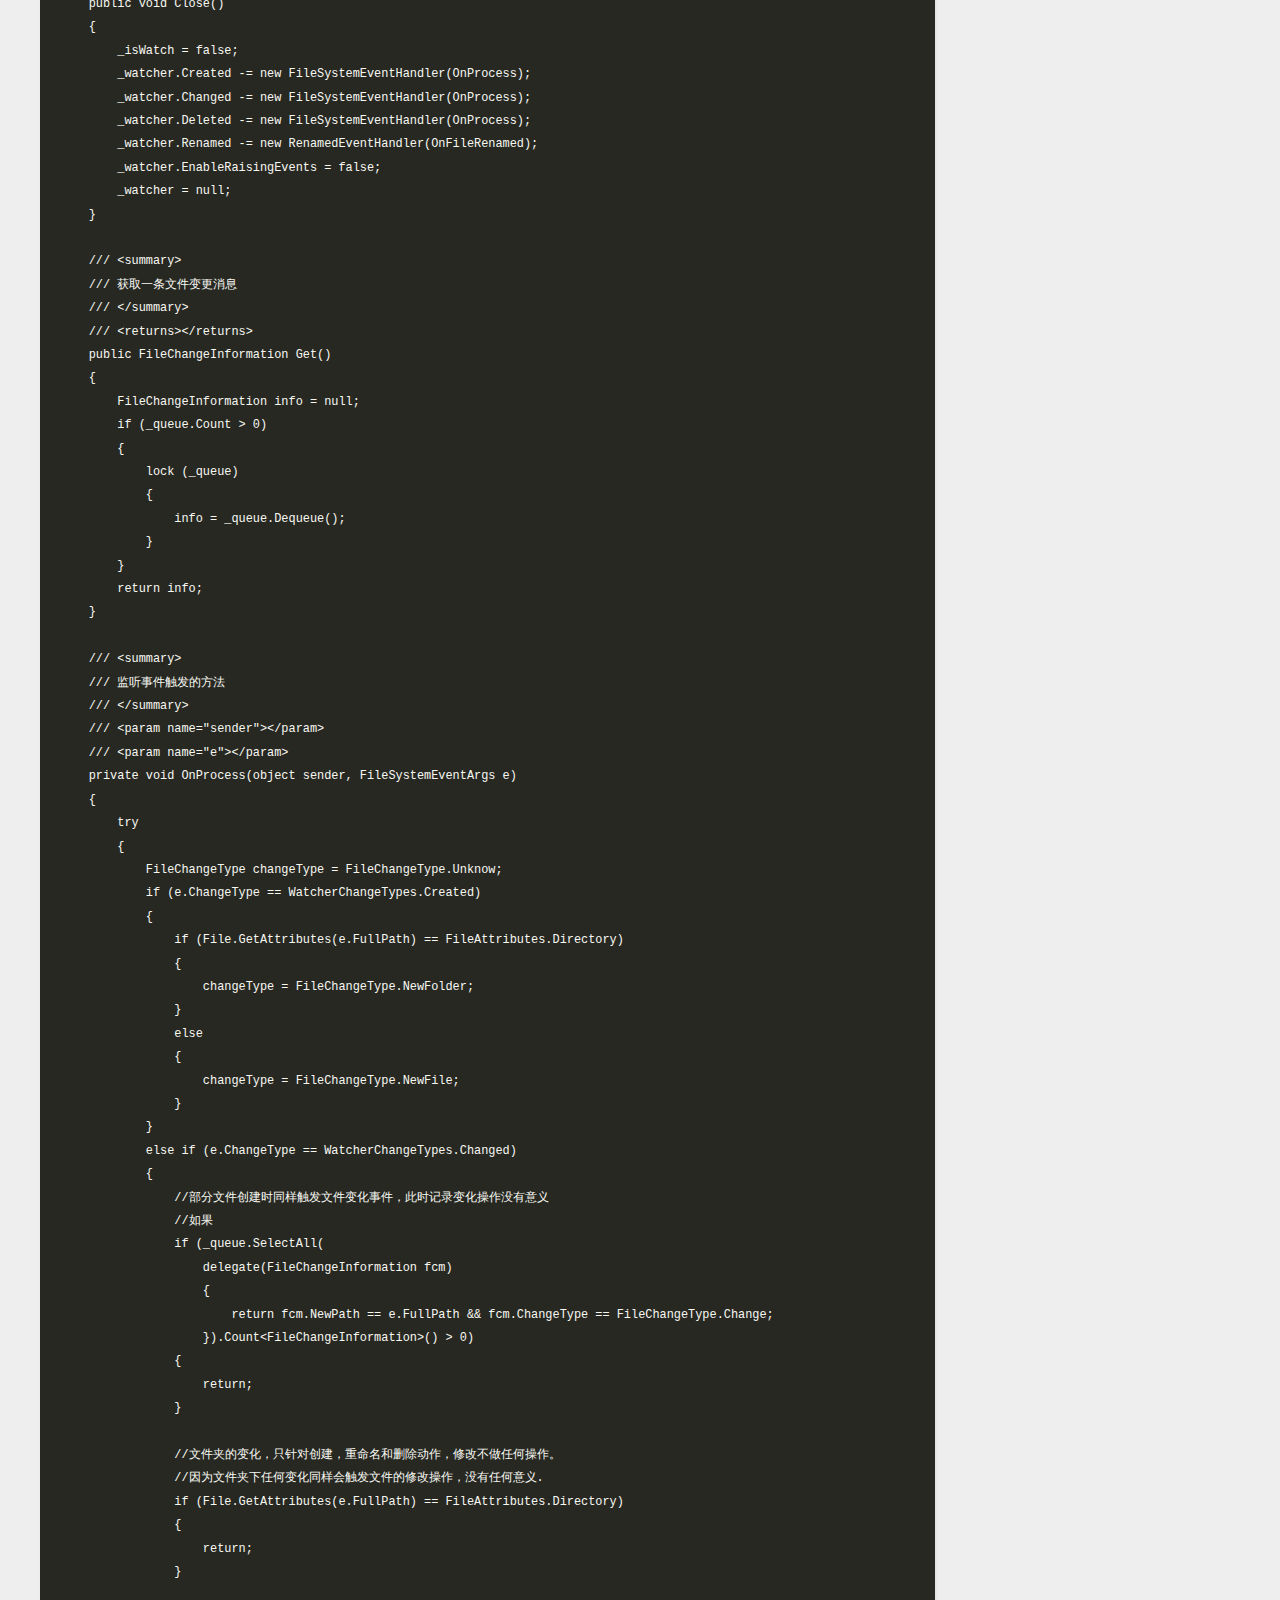
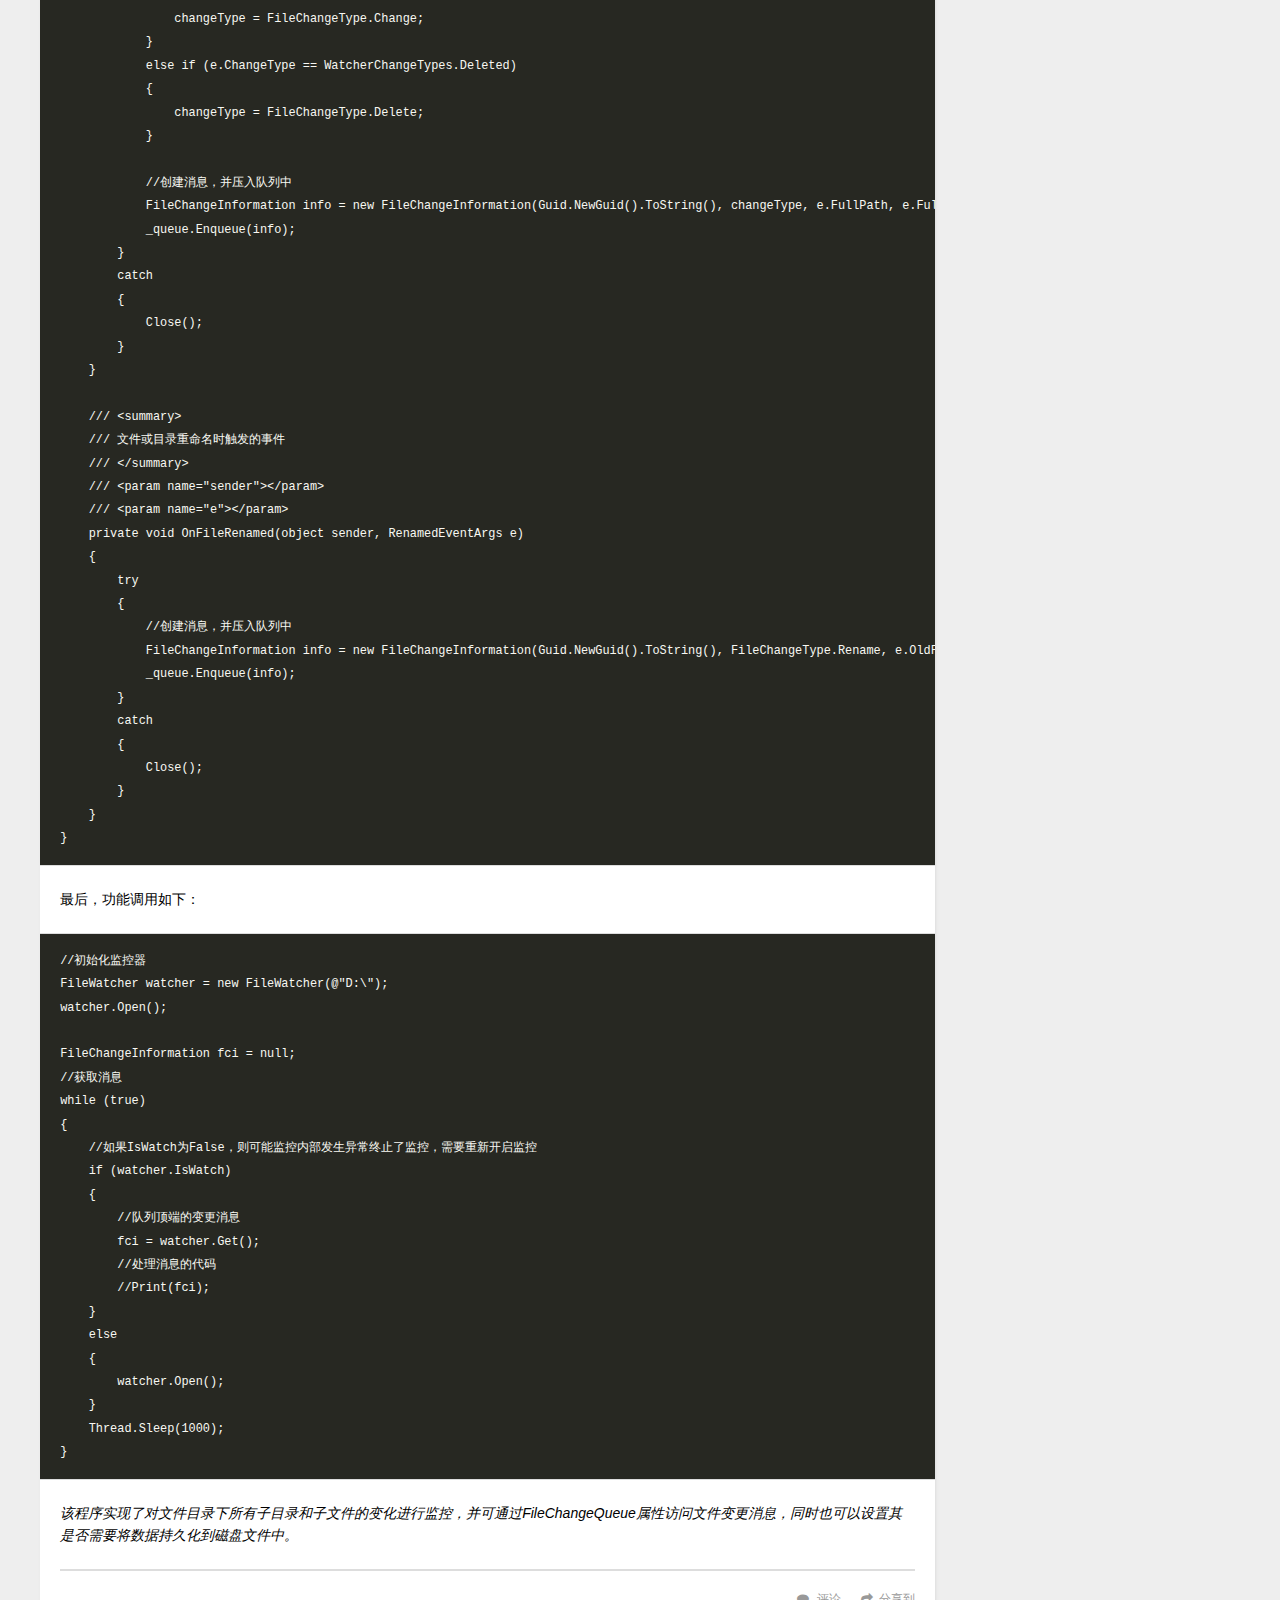
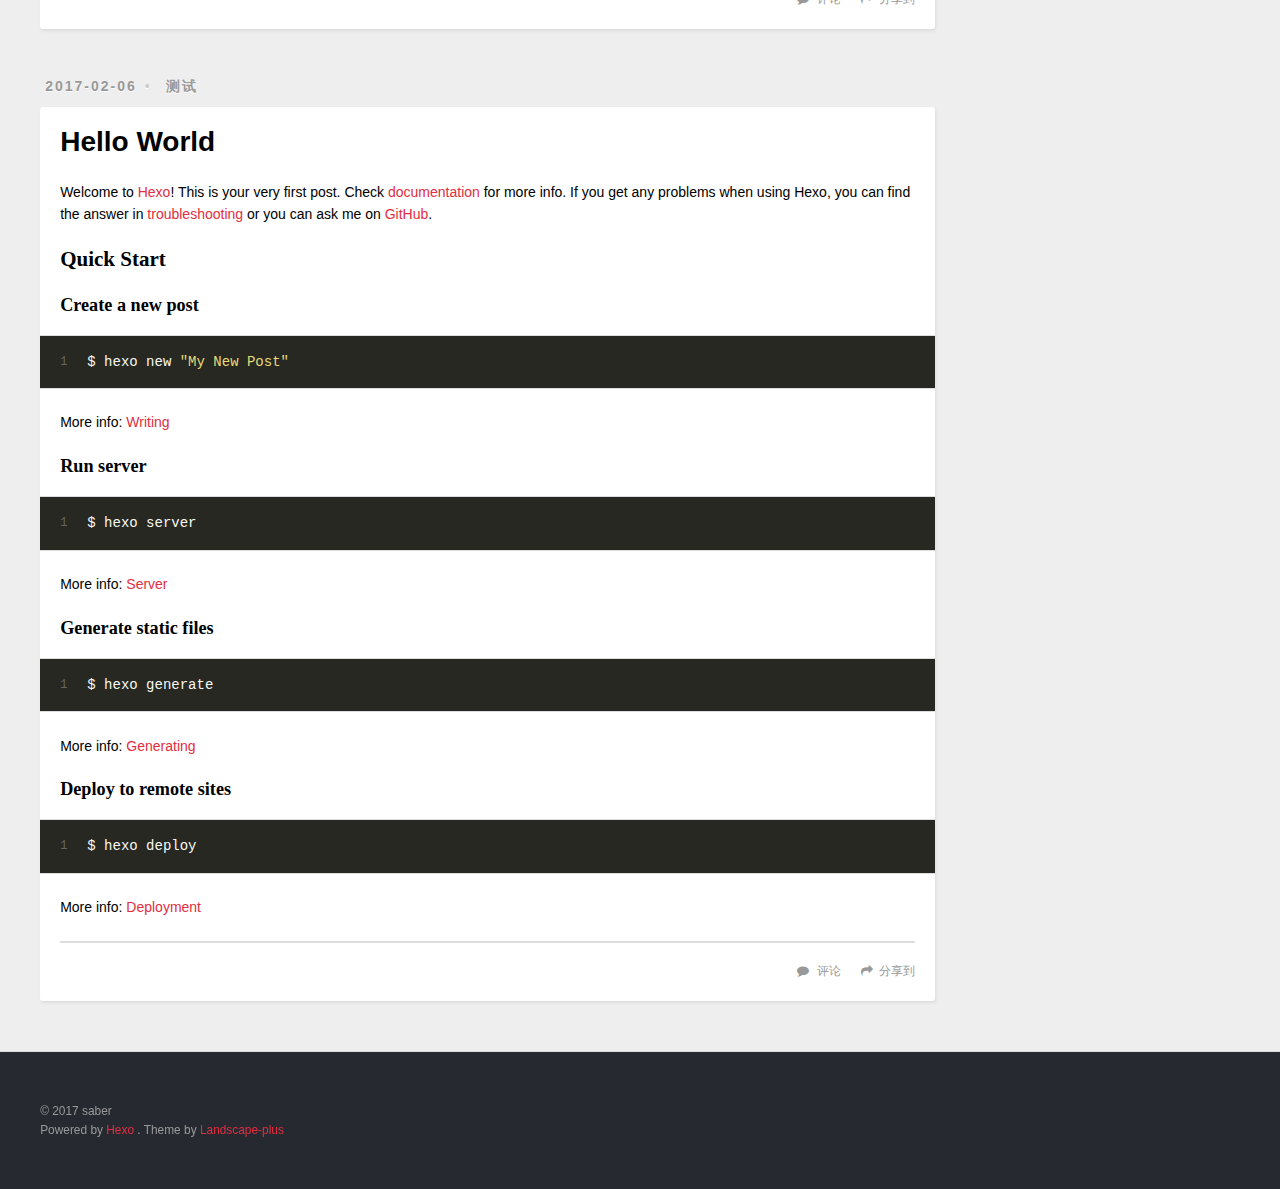
<file: archives/index.html>
<!DOCTYPE html>
<html>
<head>
  <meta charset="utf-8">
  
  <title>Archives | 简简单单每一天</title>
  <meta name="viewport" content="width=device-width, initial-scale=1, maximum-scale=1">
  <meta property="og:type" content="website">
<meta property="og:title" content="简简单单每一天">
<meta property="og:url" content="https://sabertang.github.io/archives/index.html">
<meta property="og:site_name" content="简简单单每一天">
<meta name="twitter:card" content="summary">
<meta name="twitter:title" content="简简单单每一天">
  
    <link rel="alternative" href="/atom.xml" title="简简单单每一天" type="application/atom+xml">
  
  
    <link rel="icon" href="/favicon.png">
  
  <link rel="stylesheet" href="/css/style.css">
  <!--[if lt IE 9]><script src="//cdnjs.cloudflare.com/ajax/libs/html5shiv/3.7/html5shiv.min.js"></script><![endif]-->
  
</head>
<body>
<div id="container">
  <div id="wrap">
    <header id="header">
  <div id="banner"></div>
  <div id="header-outer" class="outer">
    <div id="header-title" class="inner">
      <h1 id="logo-wrap">
        <a href="/" id="logo">简简单单每一天</a>
      </h1>
      
        <h2 id="subtitle-wrap">
          <a href="/" id="subtitle">快乐生活</a>
        </h2>
      
    </div>
    <div id="header-inner" class="inner">
      <nav id="main-nav">
        <a id="main-nav-toggle" class="nav-icon"></a>
        
          <a class="main-nav-link" href="/">首页</a>
        
          <a class="main-nav-link" href="/archives">归档</a>
        
      </nav>
      <nav id="sub-nav">
        
          <a id="nav-rss-link" class="nav-icon" href="/atom.xml" title="RSS Feed"></a>
        
        <a id="nav-search-btn" class="nav-icon" title="Search"></a>
      </nav>
      <div id="search-form-wrap">
        <form action="//www.baidu.com/baidu" method="get" accept-charset="utf-8" class="search-form">
          <input type="search" name="word" maxlength="20" class="search-form-input" placeholder="Search">
          <input type="submit" value="" class="search-form-submit">
          <input name=tn type=hidden value="bds">
          <input name=cl type=hidden value="3">
          <input name=ct type=hidden value="2097152">
          <input type="hidden" name="si" value="sabertang.github.io">
        </form>
      </div>
    </div>
  </div>
</header>
    <div class="outer">
      <section id="main">
  
    <article id="w-ManagedDataAccess不能识别解决方法" class="article article-type-w" itemscope itemprop="blogPost">
  <div class="article-meta">
    <a href="/2017/02/07/ManagedDataAccess不能识别解决方法/" class="article-date">
  <time datetime="2017-02-07T09:24:50.000Z" itemprop="datePublished">2017-02-07</time>
</a>
    
  <div class="article-category">
    <a class="article-category-link" href="/categories/C＃/">C＃</a>
  </div>

  </div>
  <div class="article-inner">
    
    
      <header class="article-header">
        
  
    <h1 itemprop="name">
      <a class="article-title" href="/2017/02/07/ManagedDataAccess不能识别解决方法/">ManagedDataAccess不能识别解决方法</a>
    </h1>
  

      </header>
    
    <div class="article-entry" itemprop="articleBody">
      
        <h3 id="ManagedDataAccess托管方式报错"><a href="#ManagedDataAccess托管方式报错" class="headerlink" title="ManagedDataAccess托管方式报错"></a>ManagedDataAccess托管方式报错</h3><pre><code>Failed to load provider **Oracle.ManagedDataAccess.Client** - 找不到请求的 .Net Framework Data Provider。可能没有安装。
</code></pre><h3 id="解决方法"><a href="#解决方法" class="headerlink" title="解决方法"></a>解决方法</h3><ol>
<li>从<a href="http://www.oracle.com/technetwork/database/windows/downloads/utilsoft-087491.html" target="_blank" rel="external">oralce 官网</a>下载odac文件</li>
<li>解压文件 在cmd命令行中执行<code>install_odpm.bat</code>，注意<strong>加参数</strong></li>
<li>成功</li>
</ol>

      
    </div>
    <footer class="article-footer">
      
        <a data-url="https://sabertang.github.io/2017/02/07/ManagedDataAccess不能识别解决方法/" data-id="ciyvbsg0n0001acqkk40u1su3" class="article-share-link" data-share="baidu" data-title="ManagedDataAccess不能识别解决方法">分享到</a>
      

      
        <a href="https://sabertang.github.io/2017/02/07/ManagedDataAccess不能识别解决方法/#ds-thread" class="article-comment-link">评论</a>
      

      
    </footer>
  </div>
  
</article>


  
    <article id="post-C＃实现对文件目录的实时监控" class="article article-type-post" itemscope itemprop="blogPost">
  <div class="article-meta">
    <a href="/2017/02/06/C＃实现对文件目录的实时监控/" class="article-date">
  <time datetime="2017-02-06T09:14:54.000Z" itemprop="datePublished">2017-02-06</time>
</a>
    
  <div class="article-category">
    <a class="article-category-link" href="/categories/C＃/">C＃</a>
  </div>

  </div>
  <div class="article-inner">
    
    
      <header class="article-header">
        
  
    <h1 itemprop="name">
      <a class="article-title" href="/2017/02/06/C＃实现对文件目录的实时监控/">C＃实现对文件目录的实时监控</a>
    </h1>
  

      </header>
    
    <div class="article-entry" itemprop="articleBody">
      
        <ul>
<li><p>本文主要描述如何通过C＃实现实时监控文件目录下的变化，包括文件和目录的添加，删除，修改和重命名等操作。</p>
</li>
<li><p>首先，我们需要对.net提供的<strong>FileSystemWatcher</strong>类有所了解。我有些懒，找了MSDN对该类的描述。</p>
</li>
<li><p>FileSystemWatcher类侦听文件系统更改通知，并在目录或目录中的文件发生更改时引发事件。</p>
</li>
<li><p>使用 FileSystemWatcher 监视指定目录中的更改。可监视指定目录中的文件或子目录的更改。可以创建一个组件来监视本地计算机、网络驱动器或远程计算机上的文件。</p>
</li>
<li><p>若要监视所有文件中的更改，请将 Filter 属性设置为空字符串 (“”) 或使用通配符（“<em>.</em>”）。若要监视特定的文件，请将 Filter 属性设置为该文件名。例如，若要监视文件 MyDoc.txt 中的更改，请将 Filter 属性设置为“MyDoc.txt”。也可以监视特定类型文件中的更改。例如，若要监视文本文件中的更改，请将 Filter 属性设置为“*.txt”。</p>
</li>
<li><p>可监视目录或文件中的若干种更改。例如，可监视文件或目录的 Attributes、LastWrite 日期和时间或 Size 方面的更改。通过将 NotifyFilter 属性设置为 NotifyFilters 值之一来达到此目的。有关可监视的更改类型的更多信息，请参见 NotifyFilters。</p>
</li>
<li><p>可监视文件或目录的重命名、删除或创建。例如，若要监视文本文件的重命名，请将 Filter 属性设置为“*.txt”，并使用为其参数指定的 Renamed 来调用 WaitForChanged 方法。</p>
</li>
<li><p>Windows 操作系统在 FileSystemWatcher 创建的缓冲区中通知组件文件发生更改。如果短时间内有很多更改，则缓冲区可能会溢出。这将导致组件失去对目录更改的跟踪，并且它将只提供一般性通知。使用 InternalBufferSize 属性来增加缓冲区大小的开销较大，因为它来自无法换出到磁盘的非页面内存，所以应确保缓冲区大小适中（尽量小，但也要有足够大小以便不会丢失任何文件更改事件）。若要避免缓冲区溢出，请使用 NotifyFilter 和 IncludeSubdirectories 属性，以便可以筛选掉不想要的更改通知。</p>
</li>
</ul>
<h3 id="使用-FileSystemWatcher-类时，请注意以下事项。"><a href="#使用-FileSystemWatcher-类时，请注意以下事项。" class="headerlink" title="使用 FileSystemWatcher 类时，请注意以下事项。"></a>使用 FileSystemWatcher 类时，请注意以下事项。</h3><ol>
<li>对包括隐藏文件(夹)在内的所有文件(夹)进行监控。</li>
<li>您可以为 InternalBufferSize 属性（用于监视网络上的目录）设置的最大大小为 64 KB。</li>
</ol>
<p>FileSystemWatcher的实例监控到文件(夹)的变化后，会触发相应的事件，其中文件(夹)的添加，删除和修改会分别触发Created，Deleted，Changed事件，文件(夹)重命名时触发OnRenamed事件。</p>
<p>然后，在熟悉了FileSystemWatcher类后，我们开始自己的程序编写。</p>
<p>实例化FileSystemWatcher类，并传入需要监控的目录路径，以及是否制定监控的文件类型（文章前面有所介绍）。</p>
<pre><code>_watcher = new FileSystemWatcher(_path, _filter);
</code></pre><p>注册监听事件，以及编写事件触发后相关的处理逻辑。</p>
<pre><code>_watcher.Created += new FileSystemEventHandler(OnChanged);     
_watcher.Changed += new FileSystemEventHandler(OnChanged);    
_watcher.Deleted += new FileSystemEventHandler(OnChanged);      
_watcher.Renamed += new RenamedEventHandler(OnRenamed);    
_watcher.IncludeSubdirectories = true;       
_watcher.EnableRaisingEvents = true;    
</code></pre><p>在本程序中，专门定义了一个FileChangeInformation类来记录文件变化信息，并定义了一个CustomQueue类，该类类似于Queue类，是一个数据先进先出的集合，用来存储所有的文件变化消息，并提供数据持久化功能。              </p>
<p>监控类 - FileWatcher，代码如下：<br>    /// <summary><br>    /// 文件监控类，用于监控指定目录下文件以及文件夹的变化<br>    /// </summary><br>    public class FileWatcher<br>    {<br>        private FileSystemWatcher _watcher = null;<br>        private string _path = string.Empty;<br>        private string _filter = string.Empty;<br>        private bool _isWatch = false;<br>        private CustomQueue<filechangeinformation> _queue = null;</filechangeinformation></p>
<pre><code>    /// &lt;summary&gt;
    /// 监控是否正在运行
    /// &lt;/summary&gt;
    public bool IsWatch
    {
        get
        {
            return _isWatch;
        }
    }

    /// &lt;summary&gt;
    /// 文件变更信息队列
    /// &lt;/summary&gt;
    public CustomQueue&lt;FileChangeInformation&gt; FileChangeQueue
    {
        get
        {
            return _queue;
        }
    }

    /// &lt;summary&gt;
    /// 初始化FileWatcher类
    /// &lt;/summary&gt;
    /// &lt;param name=&quot;path&quot;&gt;监控路径&lt;/param&gt;
    public FileWatcher(string path)
    {
        _path = path;
        _queue = new CustomQueue&lt;FileChangeInformation&gt;();
    }
    /// &lt;summary&gt;
    /// 初始化FileWatcher类，并指定是否持久化文件变更消息
    /// &lt;/summary&gt;
    /// &lt;param name=&quot;path&quot;&gt;监控路径&lt;/param&gt;
    /// &lt;param name=&quot;isPersistence&quot;&gt;是否持久化变更消息&lt;/param&gt;
    /// &lt;param name=&quot;persistenceFilePath&quot;&gt;持久化保存路径&lt;/param&gt;
    public FileWatcher(string path, bool isPersistence, string persistenceFilePath)
    {
        _path = path;
        _queue = new CustomQueue&lt;FileChangeInformation&gt;(isPersistence, persistenceFilePath);
    }

    /// &lt;summary&gt;
    /// 初始化FileWatcher类，并指定是否监控指定类型文件
    /// &lt;/summary&gt;
    /// &lt;param name=&quot;path&quot;&gt;监控路径&lt;/param&gt;
    /// &lt;param name=&quot;filter&quot;&gt;指定类型文件，格式如:*.txt,*.doc,*.rar&lt;/param&gt;
    public FileWatcher(string path, string filter)
    {
        _path = path;
        _filter = filter;
        _queue = new CustomQueue&lt;FileChangeInformation&gt;();
    }

    /// &lt;summary&gt;
    /// 初始化FileWatcher类，并指定是否监控指定类型文件，是否持久化文件变更消息
    /// &lt;/summary&gt;
    /// &lt;param name=&quot;path&quot;&gt;监控路径&lt;/param&gt;
    /// &lt;param name=&quot;filter&quot;&gt;指定类型文件，格式如:*.txt,*.doc,*.rar&lt;/param&gt;
    /// &lt;param name=&quot;isPersistence&quot;&gt;是否持久化变更消息&lt;/param&gt;
    /// &lt;param name=&quot;persistenceFilePath&quot;&gt;持久化保存路径&lt;/param&gt;
    public FileWatcher(string path, string filter, bool isPersistence, string persistenceFilePath)
    {
        _path = path;
        _filter = filter;
        _queue = new CustomQueue&lt;FileChangeInformation&gt;(isPersistence, persistenceFilePath);
    }

    /// &lt;summary&gt;
    /// 打开文件监听器
    /// &lt;/summary&gt;
    public void Open()
    {
        if (!Directory.Exists(_path))
        {
            Directory.CreateDirectory(_path);
        }

        if (string.IsNullOrEmpty(_filter))
        {
            _watcher = new FileSystemWatcher(_path);
        }
        else
        {
            _watcher = new FileSystemWatcher(_path, _filter);
        }
        //注册监听事件
        _watcher.Created += new FileSystemEventHandler(OnProcess);
        _watcher.Changed += new FileSystemEventHandler(OnProcess);
        _watcher.Deleted += new FileSystemEventHandler(OnProcess);
        _watcher.Renamed += new RenamedEventHandler(OnFileRenamed);
        _watcher.IncludeSubdirectories = true;
        _watcher.EnableRaisingEvents = true;
        _isWatch = true;
    }

    /// &lt;summary&gt;
    /// 关闭监听器
    /// &lt;/summary&gt;
    public void Close()
    {
        _isWatch = false;
        _watcher.Created -= new FileSystemEventHandler(OnProcess);
        _watcher.Changed -= new FileSystemEventHandler(OnProcess);
        _watcher.Deleted -= new FileSystemEventHandler(OnProcess);
        _watcher.Renamed -= new RenamedEventHandler(OnFileRenamed);
        _watcher.EnableRaisingEvents = false;
        _watcher = null;
    }

    /// &lt;summary&gt;
    /// 获取一条文件变更消息
    /// &lt;/summary&gt;
    /// &lt;returns&gt;&lt;/returns&gt;
    public FileChangeInformation Get()
    {
        FileChangeInformation info = null;
        if (_queue.Count &gt; 0)
        {
            lock (_queue)
            {
                info = _queue.Dequeue();
            }
        }
        return info;
    }

    /// &lt;summary&gt;
    /// 监听事件触发的方法
    /// &lt;/summary&gt;
    /// &lt;param name=&quot;sender&quot;&gt;&lt;/param&gt;
    /// &lt;param name=&quot;e&quot;&gt;&lt;/param&gt;
    private void OnProcess(object sender, FileSystemEventArgs e)
    {
        try
        {
            FileChangeType changeType = FileChangeType.Unknow;
            if (e.ChangeType == WatcherChangeTypes.Created)
            {
                if (File.GetAttributes(e.FullPath) == FileAttributes.Directory)
                {
                    changeType = FileChangeType.NewFolder;
                }
                else
                {
                    changeType = FileChangeType.NewFile;
                }
            }
            else if (e.ChangeType == WatcherChangeTypes.Changed)
            {
                //部分文件创建时同样触发文件变化事件，此时记录变化操作没有意义
                //如果
                if (_queue.SelectAll(
                    delegate(FileChangeInformation fcm)
                    {
                        return fcm.NewPath == e.FullPath &amp;&amp; fcm.ChangeType == FileChangeType.Change;
                    }).Count&lt;FileChangeInformation&gt;() &gt; 0)
                {
                    return;
                }

                //文件夹的变化，只针对创建，重命名和删除动作，修改不做任何操作。
                //因为文件夹下任何变化同样会触发文件的修改操作，没有任何意义.
                if (File.GetAttributes(e.FullPath) == FileAttributes.Directory)
                {
                    return;
                }

                changeType = FileChangeType.Change;
            }
            else if (e.ChangeType == WatcherChangeTypes.Deleted)
            {
                changeType = FileChangeType.Delete;
            }

            //创建消息，并压入队列中
            FileChangeInformation info = new FileChangeInformation(Guid.NewGuid().ToString(), changeType, e.FullPath, e.FullPath, e.Name, e.Name);
            _queue.Enqueue(info);
        }
        catch
        {
            Close();
        }
    }

    /// &lt;summary&gt;
    /// 文件或目录重命名时触发的事件
    /// &lt;/summary&gt;
    /// &lt;param name=&quot;sender&quot;&gt;&lt;/param&gt;
    /// &lt;param name=&quot;e&quot;&gt;&lt;/param&gt;
    private void OnFileRenamed(object sender, RenamedEventArgs e)
    {
        try
        {
            //创建消息，并压入队列中
            FileChangeInformation info = new FileChangeInformation(Guid.NewGuid().ToString(), FileChangeType.Rename, e.OldFullPath, e.FullPath, e.OldName, e.Name);
            _queue.Enqueue(info);
        }
        catch
        {
            Close();
        }
    }
}
</code></pre><p>最后，功能调用如下：</p>
<pre><code>//初始化监控器
FileWatcher watcher = new FileWatcher(@&quot;D:\&quot;);
watcher.Open();

FileChangeInformation fci = null;
//获取消息
while (true)
{
    //如果IsWatch为False，则可能监控内部发生异常终止了监控，需要重新开启监控
    if (watcher.IsWatch)
    {
        //队列顶端的变更消息
        fci = watcher.Get();
        //处理消息的代码
        //Print(fci);
    }
    else
    {
        watcher.Open();
    }
    Thread.Sleep(1000);
}
</code></pre><p><em>该程序实现了对文件目录下所有子目录和子文件的变化进行监控，并可通过FileChangeQueue属性访问文件变更消息，同时也可以设置其是否需要将数据持久化到磁盘文件中。</em></p>

      
    </div>
    <footer class="article-footer">
      
        <a data-url="https://sabertang.github.io/2017/02/06/C＃实现对文件目录的实时监控/" data-id="ciyvbsg0j0000acqk1khkwchc" class="article-share-link" data-share="baidu" data-title="C＃实现对文件目录的实时监控">分享到</a>
      

      
        <a href="https://sabertang.github.io/2017/02/06/C＃实现对文件目录的实时监控/#ds-thread" class="article-comment-link">评论</a>
      

      
    </footer>
  </div>
  
</article>


  
    <article id="post-hello-world" class="article article-type-post" itemscope itemprop="blogPost">
  <div class="article-meta">
    <a href="/2017/02/06/hello-world/" class="article-date">
  <time datetime="2017-02-06T05:01:38.255Z" itemprop="datePublished">2017-02-06</time>
</a>
    
  <div class="article-category">
    <a class="article-category-link" href="/categories/测试/">测试</a>
  </div>

  </div>
  <div class="article-inner">
    
    
      <header class="article-header">
        
  
    <h1 itemprop="name">
      <a class="article-title" href="/2017/02/06/hello-world/">Hello World</a>
    </h1>
  

      </header>
    
    <div class="article-entry" itemprop="articleBody">
      
        <p>Welcome to <a href="https://hexo.io/" target="_blank" rel="external">Hexo</a>! This is your very first post. Check <a href="https://hexo.io/docs/" target="_blank" rel="external">documentation</a> for more info. If you get any problems when using Hexo, you can find the answer in <a href="https://hexo.io/docs/troubleshooting.html" target="_blank" rel="external">troubleshooting</a> or you can ask me on <a href="https://github.com/hexojs/hexo/issues" target="_blank" rel="external">GitHub</a>.</p>
<h2 id="Quick-Start"><a href="#Quick-Start" class="headerlink" title="Quick Start"></a>Quick Start</h2><h3 id="Create-a-new-post"><a href="#Create-a-new-post" class="headerlink" title="Create a new post"></a>Create a new post</h3><figure class="highlight bash"><table><tr><td class="gutter"><pre><div class="line">1</div></pre></td><td class="code"><pre><div class="line">$ hexo new <span class="string">"My New Post"</span></div></pre></td></tr></table></figure>
<p>More info: <a href="https://hexo.io/docs/writing.html" target="_blank" rel="external">Writing</a></p>
<h3 id="Run-server"><a href="#Run-server" class="headerlink" title="Run server"></a>Run server</h3><figure class="highlight bash"><table><tr><td class="gutter"><pre><div class="line">1</div></pre></td><td class="code"><pre><div class="line">$ hexo server</div></pre></td></tr></table></figure>
<p>More info: <a href="https://hexo.io/docs/server.html" target="_blank" rel="external">Server</a></p>
<h3 id="Generate-static-files"><a href="#Generate-static-files" class="headerlink" title="Generate static files"></a>Generate static files</h3><figure class="highlight bash"><table><tr><td class="gutter"><pre><div class="line">1</div></pre></td><td class="code"><pre><div class="line">$ hexo generate</div></pre></td></tr></table></figure>
<p>More info: <a href="https://hexo.io/docs/generating.html" target="_blank" rel="external">Generating</a></p>
<h3 id="Deploy-to-remote-sites"><a href="#Deploy-to-remote-sites" class="headerlink" title="Deploy to remote sites"></a>Deploy to remote sites</h3><figure class="highlight bash"><table><tr><td class="gutter"><pre><div class="line">1</div></pre></td><td class="code"><pre><div class="line">$ hexo deploy</div></pre></td></tr></table></figure>
<p>More info: <a href="https://hexo.io/docs/deployment.html" target="_blank" rel="external">Deployment</a></p>

      
    </div>
    <footer class="article-footer">
      
        <a data-url="https://sabertang.github.io/2017/02/06/hello-world/" data-id="ciyvbsg1x0006acqkb5mkp7cf" class="article-share-link" data-share="baidu" data-title="Hello World">分享到</a>
      

      
        <a href="https://sabertang.github.io/2017/02/06/hello-world/#ds-thread" class="article-comment-link">评论</a>
      

      
    </footer>
  </div>
  
</article>


  

</section>
      
      <aside id="sidebar">
  
    
  <div class="widget-wrap">
    <h3 class="widget-title">分类</h3>
    <div class="widget">
      <ul class="category-list"><li class="category-list-item"><a class="category-list-link" href="/categories/C＃/">C＃</a><span class="category-list-count">2</span></li><li class="category-list-item"><a class="category-list-link" href="/categories/测试/">测试</a><span class="category-list-count">1</span></li></ul>
    </div>
  </div>

  
    
  
    
  
    
  <div class="widget-wrap">
    <h3 class="widget-title">归档</h3>
    <div class="widget">
      <ul class="archive-list"><li class="archive-list-item"><a class="archive-list-link" href="/archives/2017/02/">二月 2017</a><span class="archive-list-count">3</span></li></ul>
    </div>
  </div>

  
    
  <div class="widget-wrap">
    <h3 class="widget-title">近期文章</h3>
    <div class="widget">
      <ul>
        
          <li>
            <a href="/2017/02/07/ManagedDataAccess不能识别解决方法/">ManagedDataAccess不能识别解决方法</a>
          </li>
        
          <li>
            <a href="/2017/02/06/C＃实现对文件目录的实时监控/">C＃实现对文件目录的实时监控</a>
          </li>
        
          <li>
            <a href="/2017/02/06/hello-world/">Hello World</a>
          </li>
        
      </ul>
    </div>
  </div>

  
    
  <div class="widget-wrap">
    <h3 class="widget-title">友情链接</h3>
    <div class="widget">
      <ul>
        
          <li>
            <a href="https://www.github.com" target="_blank">Github</a>
          </li>
        
          <li>
            <a href="http://www.csdn.net/" target="_blank">Csdn</a>
          </li>
        
      </ul>
    </div>
  </div>

  
</aside>
      
    </div>
    <footer id="footer">
  
  <div class="outer">
    <div id="footer-info" class="inner">
      &copy; 2017 saber<br>
      Powered by <a href="//hexo.io/" target="_blank">Hexo</a>
      .
      Theme by <a href="https://github.com/xiangming/landscape-plus" target="_blank">Landscape-plus</a>
    </div>
  </div>
</footer>
  </div>
  <nav id="mobile-nav">
  
    <a href="/" class="mobile-nav-link">首页</a>
  
    <a href="/archives" class="mobile-nav-link">归档</a>
  
</nav>
  <!-- totop start -->
<div id="totop">
<a title="返回顶部"><img src="/img/scrollup.png"/></a>
</div>

<!-- totop end -->

<!-- 多说公共js代码 start -->
<script type="text/javascript">
var duoshuoQuery = {short_name:"reqianduan"};
  (function() {
    var ds = document.createElement('script');
    ds.type = 'text/javascript';ds.async = true;
    ds.src = (document.location.protocol == 'https:' ? 'https:' : 'http:') + '//static.duoshuo.com/embed.js';
    ds.charset = 'UTF-8';
    (document.getElementsByTagName('head')[0]
     || document.getElementsByTagName('body')[0]).appendChild(ds);
  })();
  </script>
<!-- 多说公共js代码 end -->


<!-- 百度分享 start -->

<div id="article-share-box" class="article-share-box">
  <div id="bdshare" class="bdsharebuttonbox article-share-links">
    <a class="article-share-weibo" data-cmd="tsina" title="分享到新浪微博"></a>
    <a class="article-share-weixin" data-cmd="weixin" title="分享到微信"></a>
    <a class="article-share-qq" data-cmd="sqq" title="分享到QQ"></a>
    <a class="article-share-renren" data-cmd="renren" title="分享到人人网"></a>
    <a class="article-share-more" data-cmd="more" title="更多"></a>
  </div>
</div>
<script>
  function SetShareData(cmd, config) {
    if (shareDataTitle && shareDataUrl) {
      config.bdText = shareDataTitle;
      config.bdUrl = shareDataUrl;
    }
    return config;
  }
  window._bd_share_config={
    "common":{onBeforeClick: SetShareData},
    "share":{"bdCustomStyle":"/css/bdshare.css"}
  };
  with(document)0[(getElementsByTagName('head')[0]||body).appendChild(createElement('script')).src='//bdimg.share.baidu.com/static/api/js/share.js?cdnversion='+~(-new Date()/36e5)];
</script>

<!-- 百度分享 end -->

<script src="//cdnjs.cloudflare.com/ajax/libs/jquery/1.11.1/jquery.min.js"></script>




<script src="/js/script.js"></script>

</div>
</body>
</html>
</file>
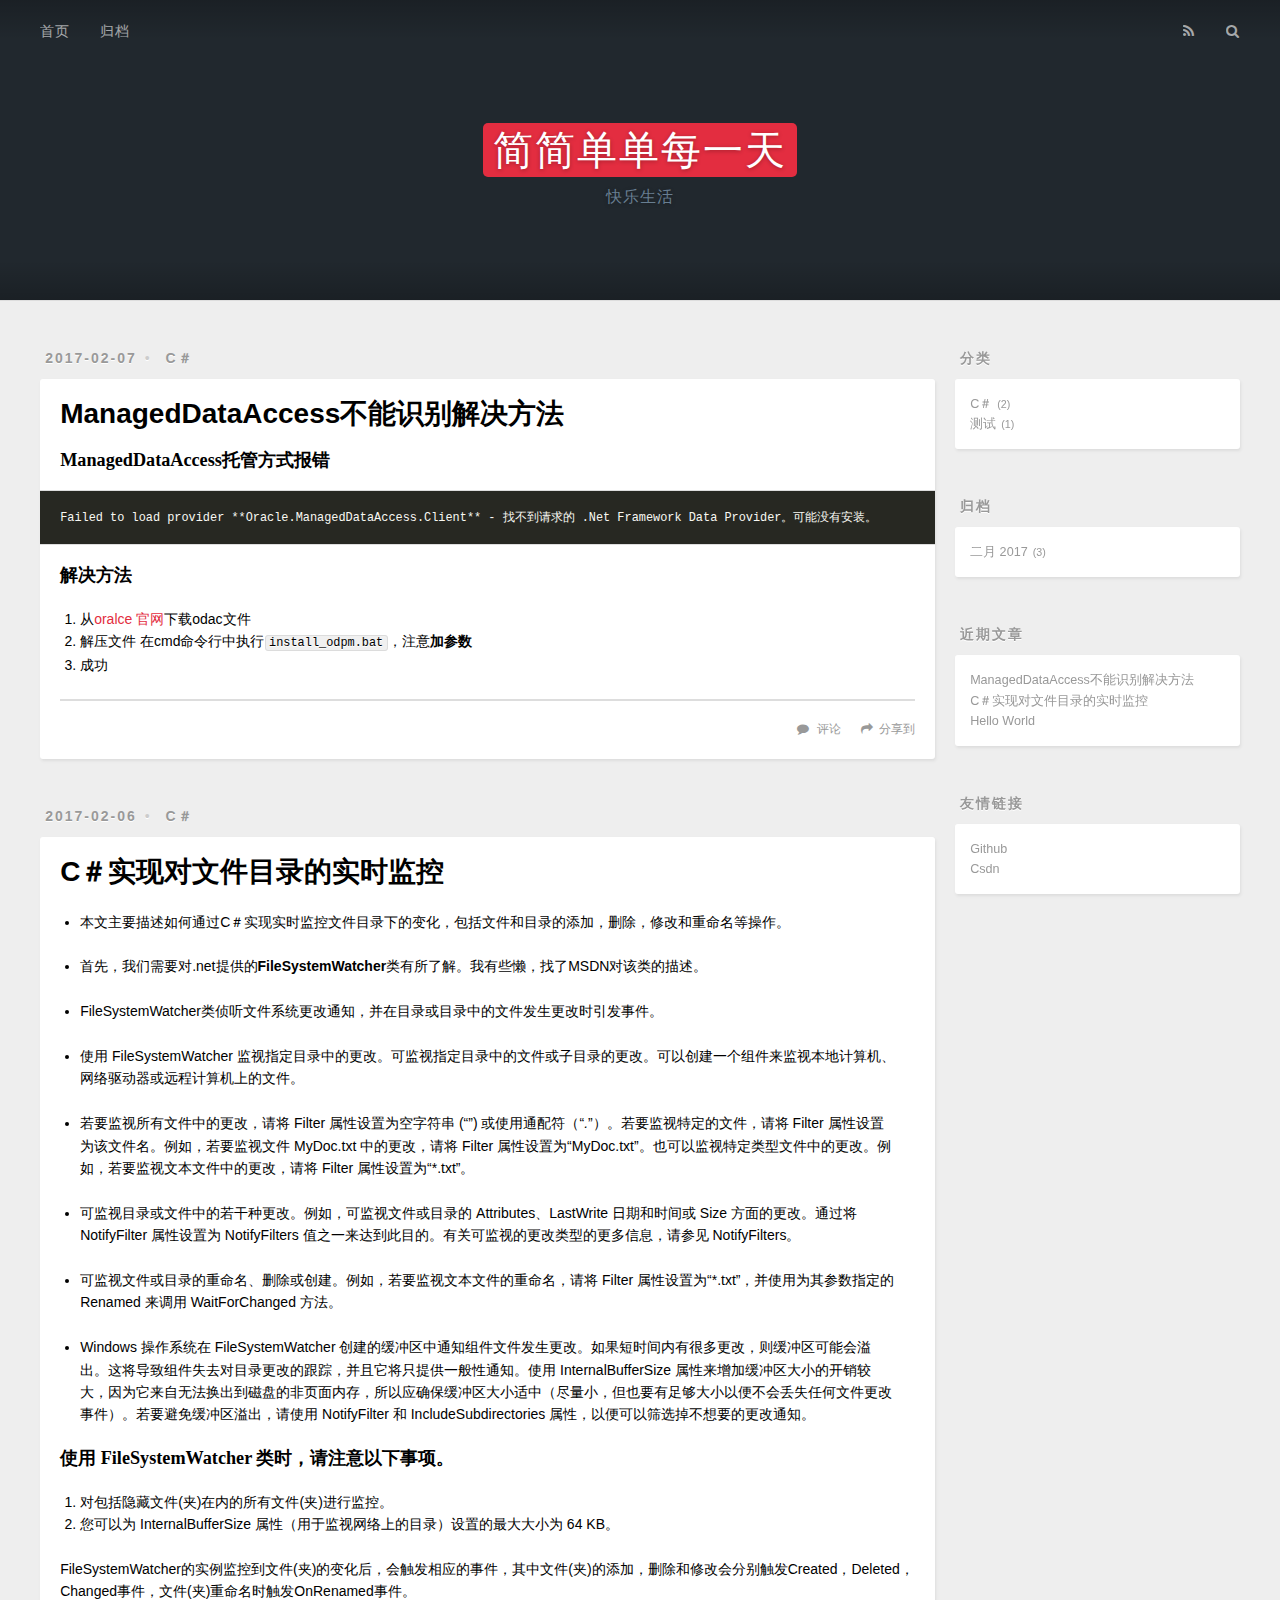
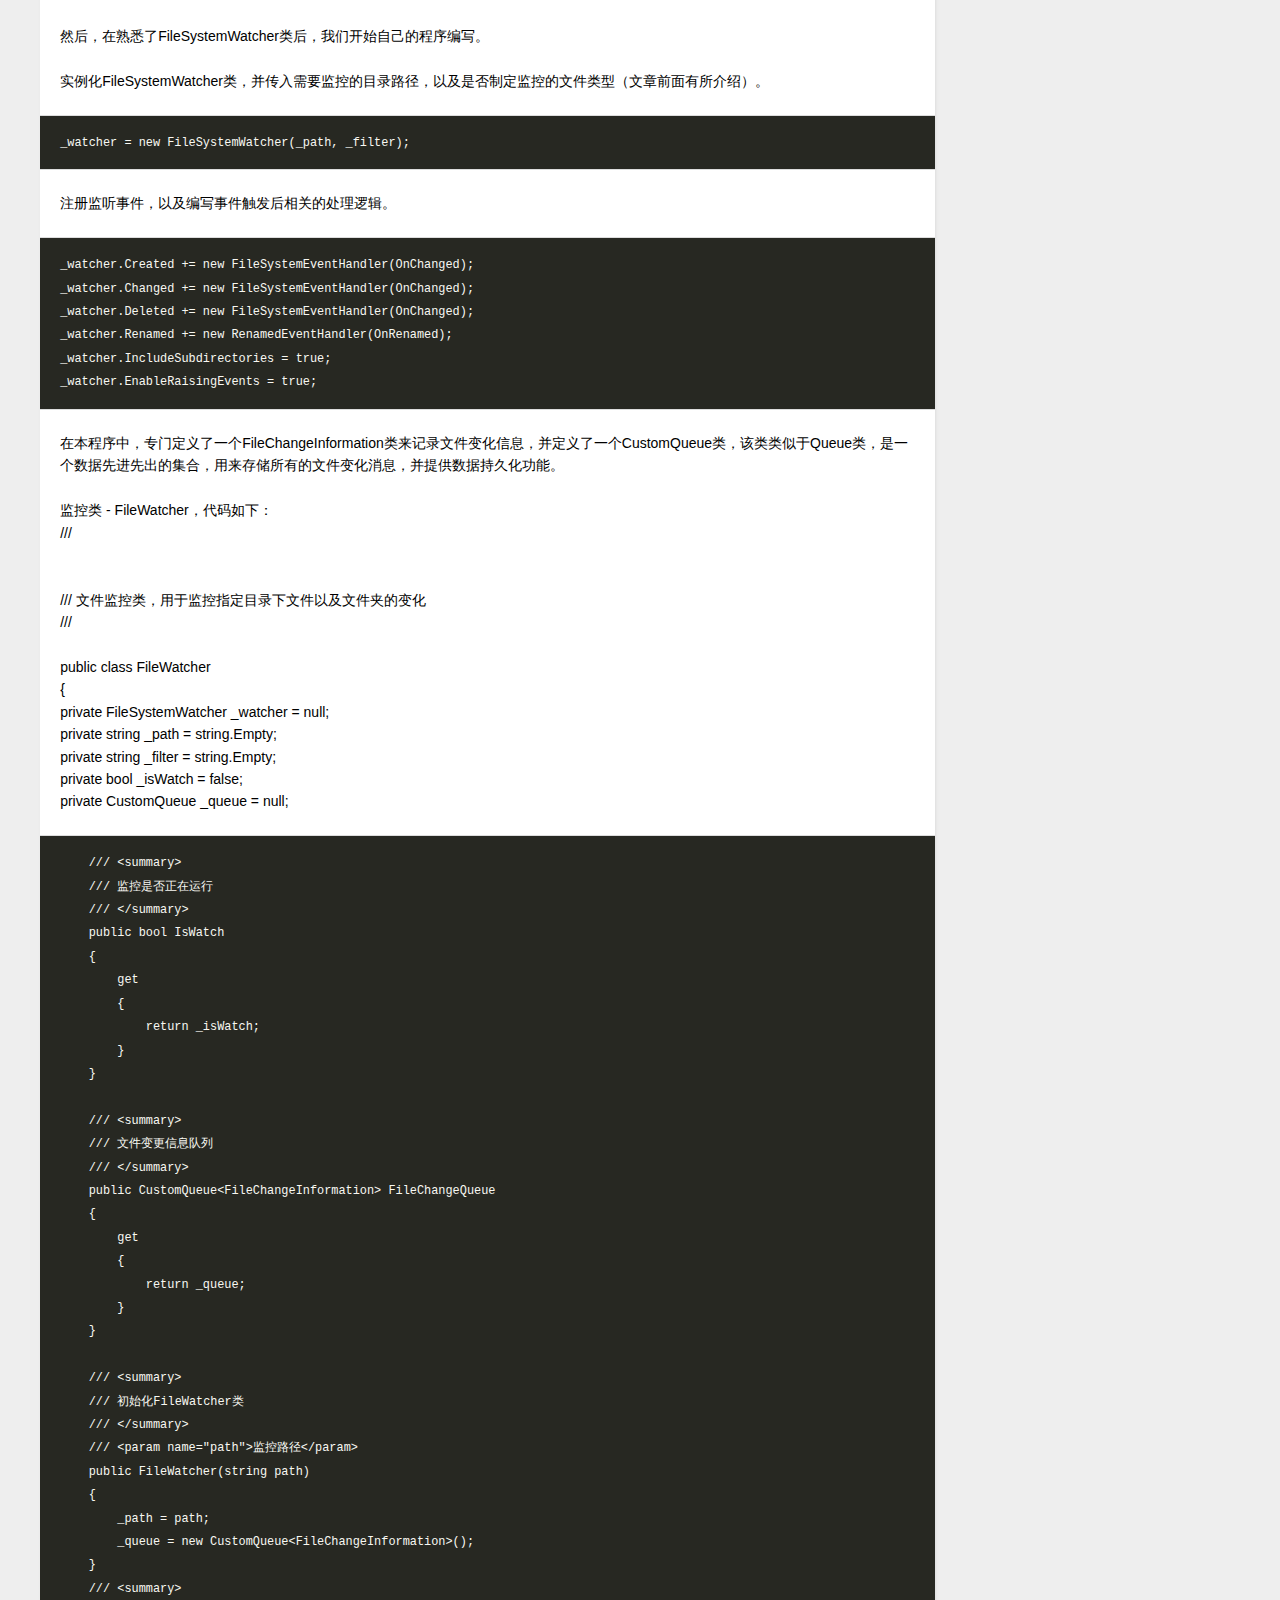
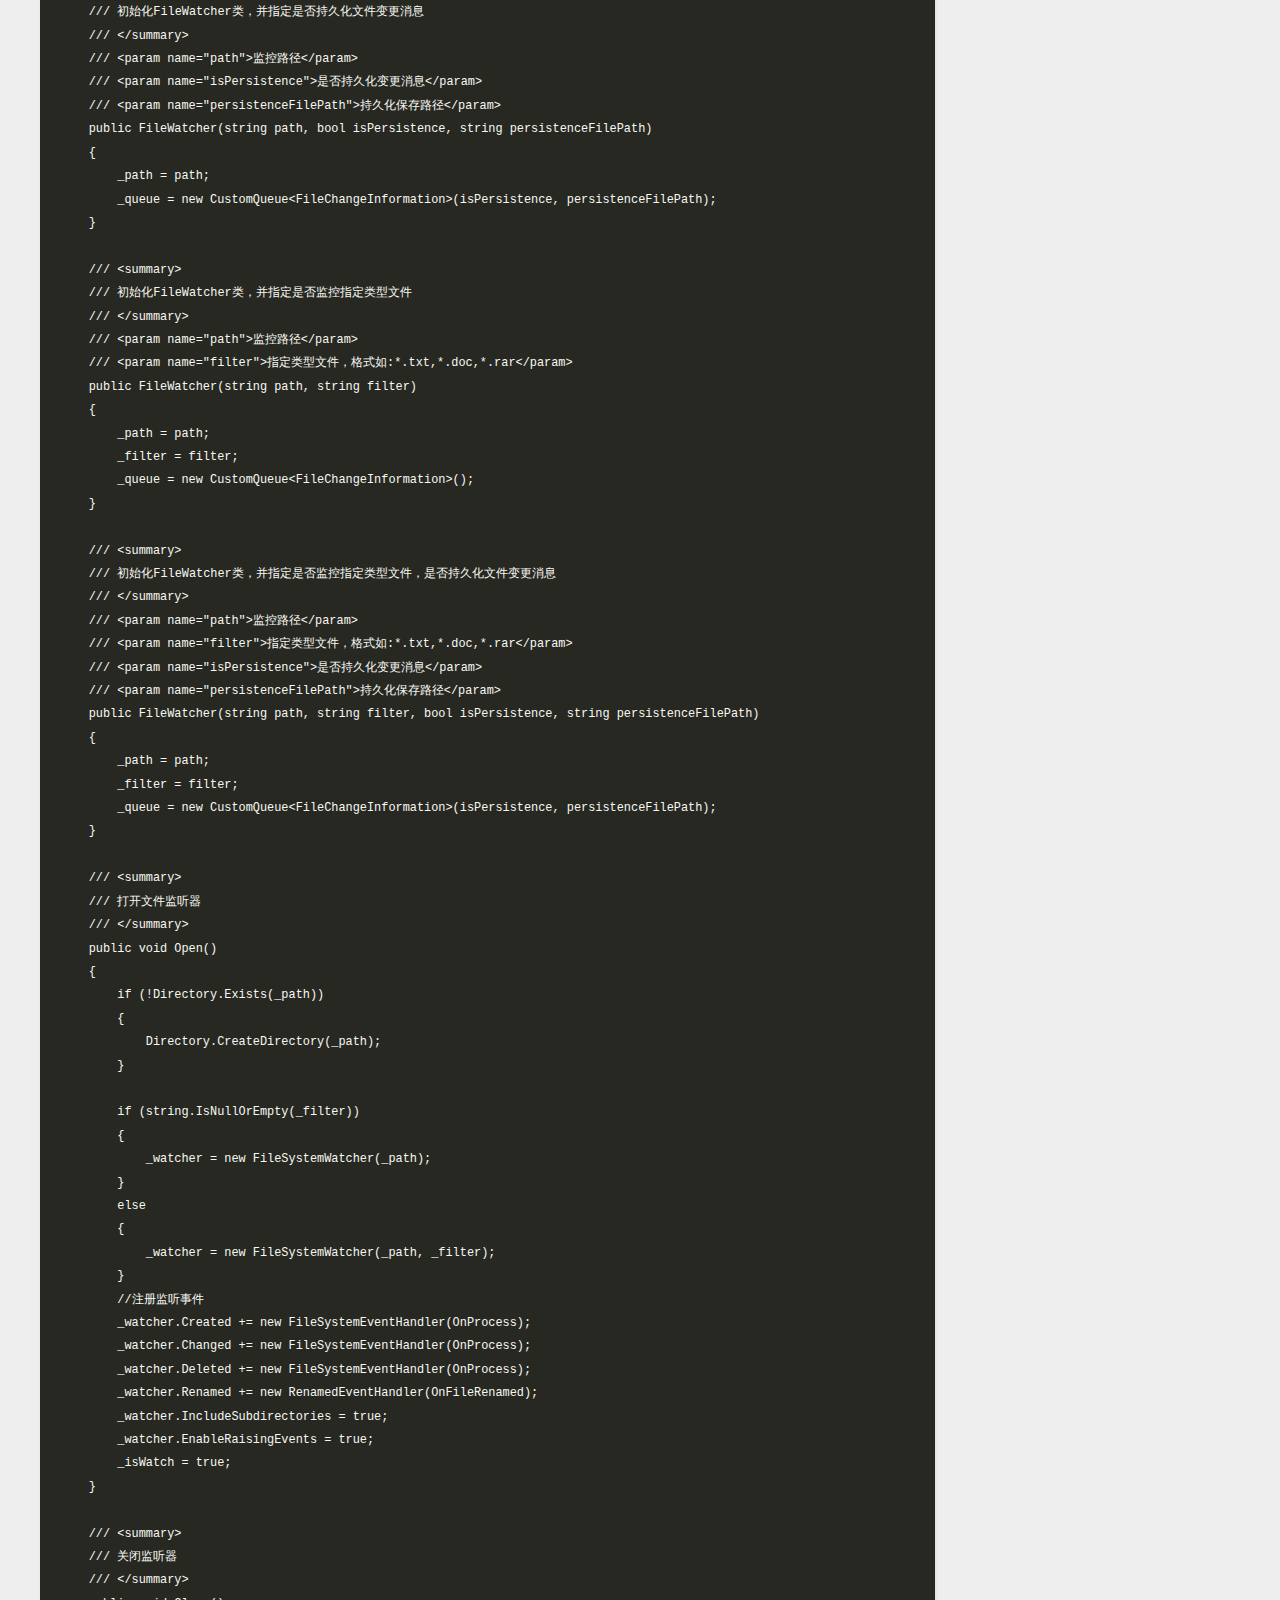
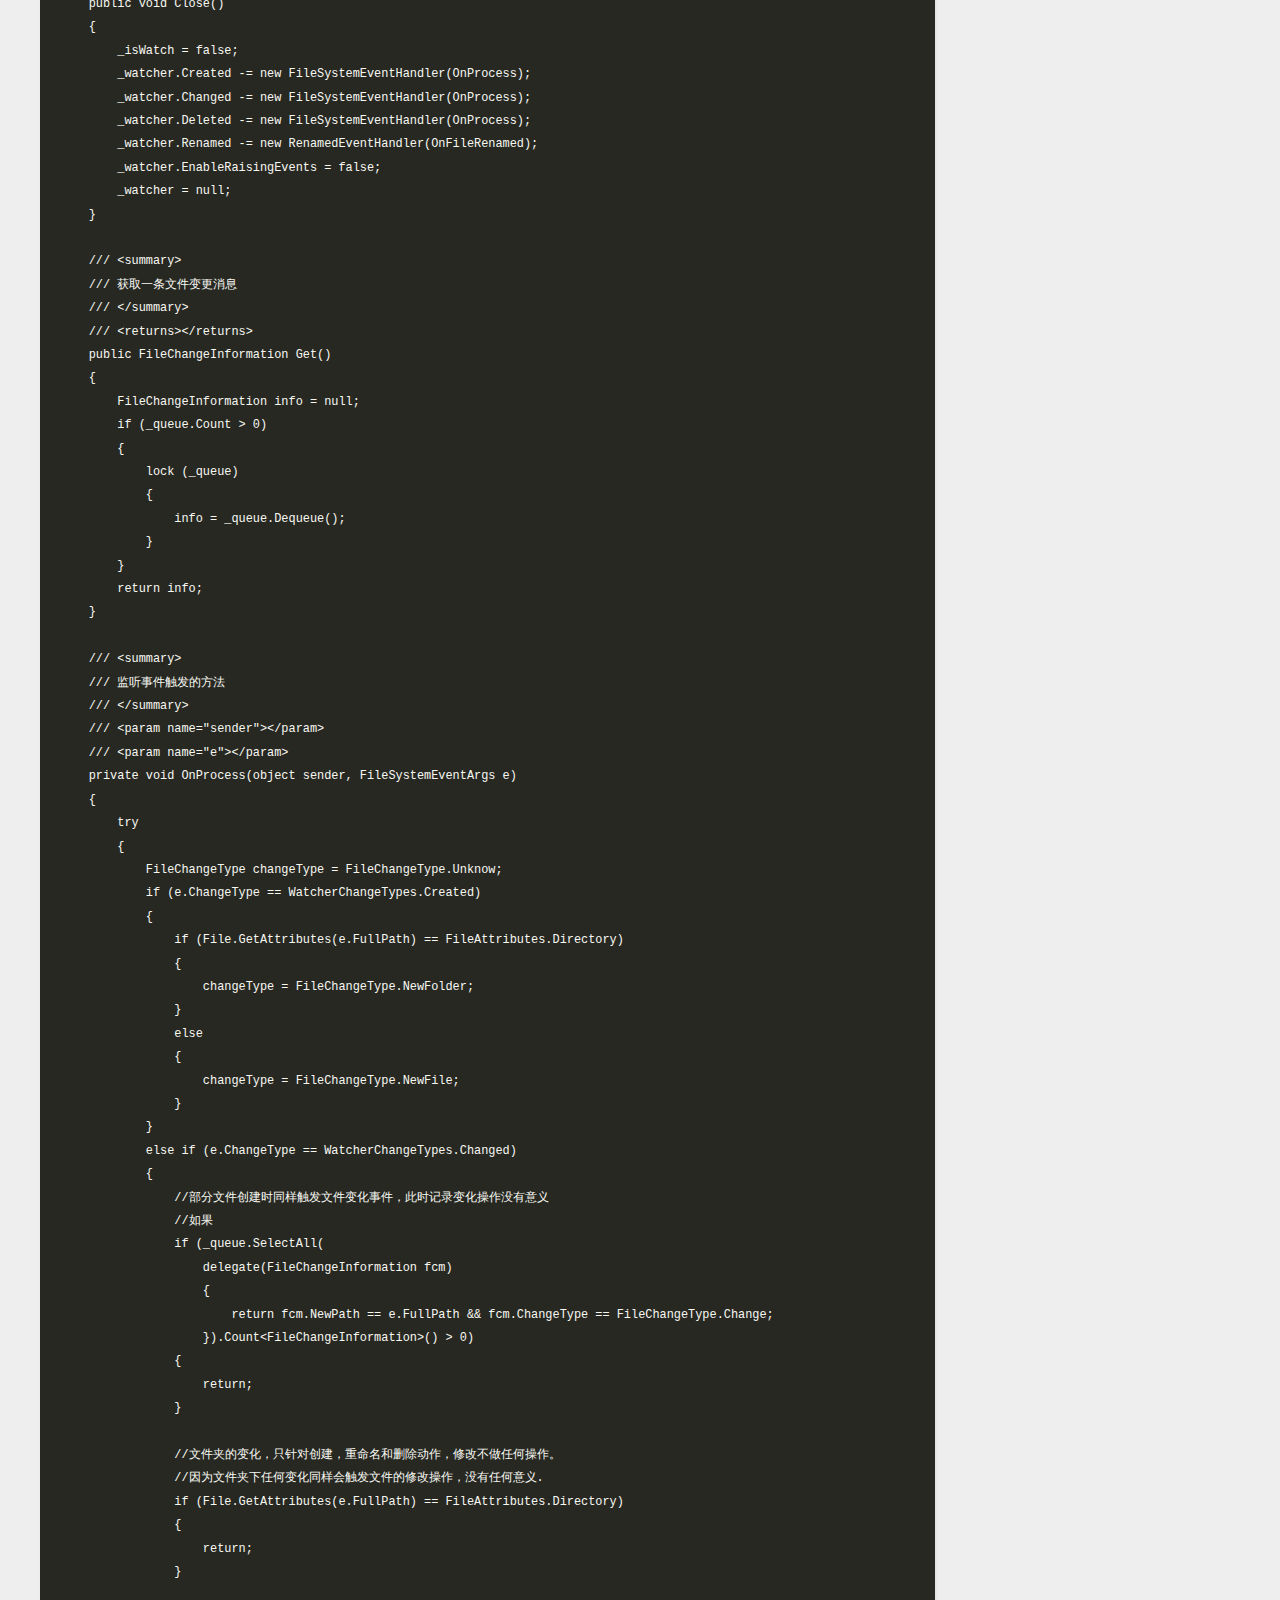
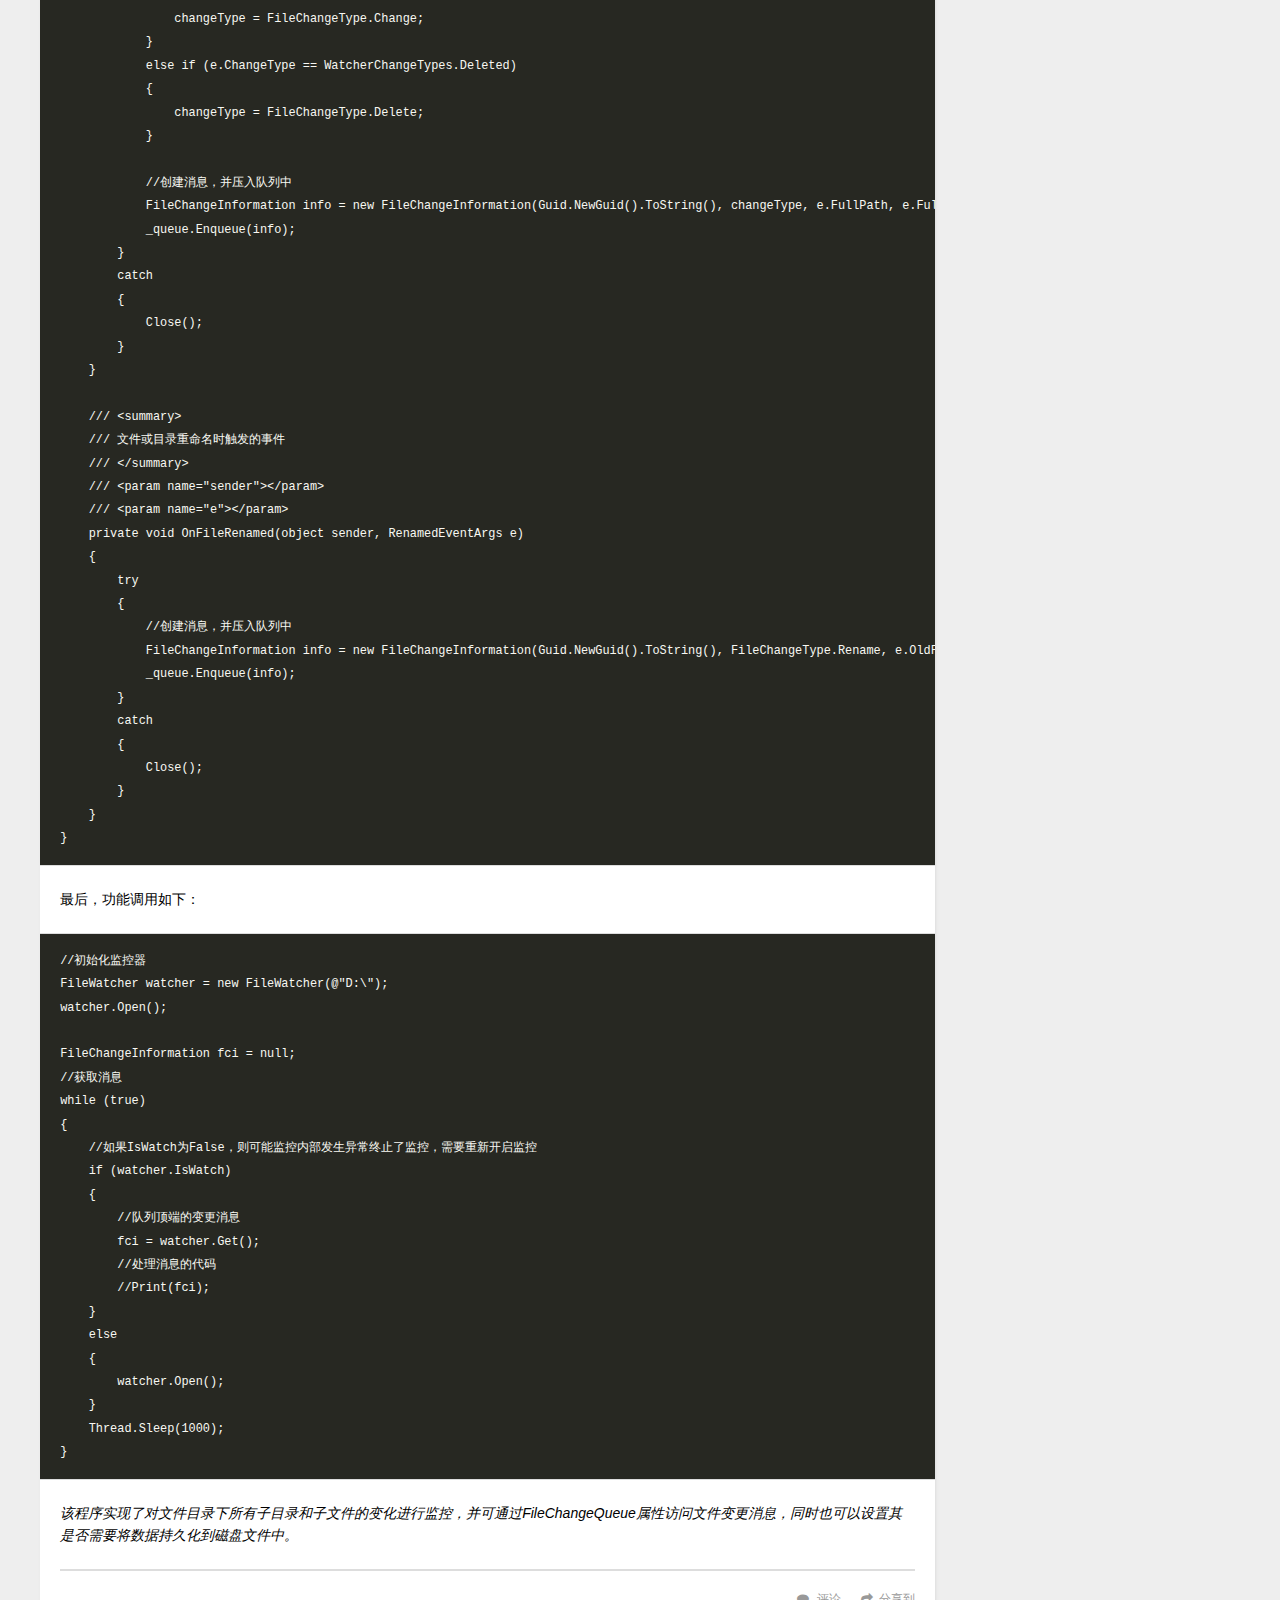
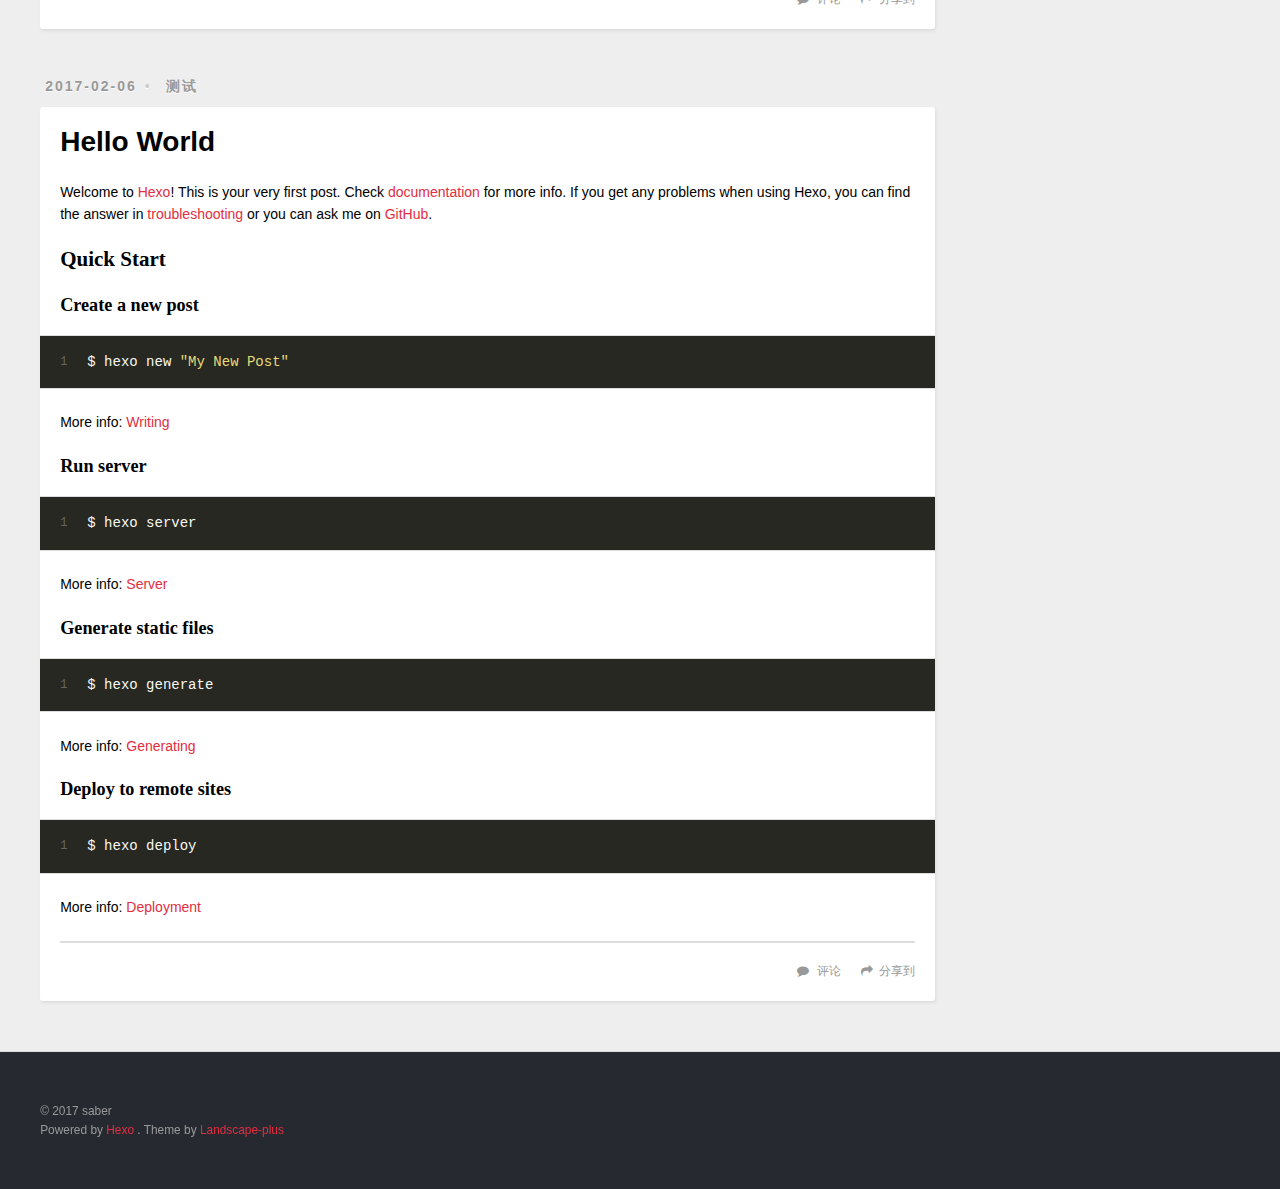
<file: archives/2017/index.html>
<!DOCTYPE html>
<html>
<head>
  <meta charset="utf-8">
  
  <title>Archives: 2017 | 简简单单每一天</title>
  <meta name="viewport" content="width=device-width, initial-scale=1, maximum-scale=1">
  <meta property="og:type" content="website">
<meta property="og:title" content="简简单单每一天">
<meta property="og:url" content="https://sabertang.github.io/archives/2017/index.html">
<meta property="og:site_name" content="简简单单每一天">
<meta name="twitter:card" content="summary">
<meta name="twitter:title" content="简简单单每一天">
  
    <link rel="alternative" href="/atom.xml" title="简简单单每一天" type="application/atom+xml">
  
  
    <link rel="icon" href="/favicon.png">
  
  <link rel="stylesheet" href="/css/style.css">
  <!--[if lt IE 9]><script src="//cdnjs.cloudflare.com/ajax/libs/html5shiv/3.7/html5shiv.min.js"></script><![endif]-->
  
</head>
<body>
<div id="container">
  <div id="wrap">
    <header id="header">
  <div id="banner"></div>
  <div id="header-outer" class="outer">
    <div id="header-title" class="inner">
      <h1 id="logo-wrap">
        <a href="/" id="logo">简简单单每一天</a>
      </h1>
      
        <h2 id="subtitle-wrap">
          <a href="/" id="subtitle">快乐生活</a>
        </h2>
      
    </div>
    <div id="header-inner" class="inner">
      <nav id="main-nav">
        <a id="main-nav-toggle" class="nav-icon"></a>
        
          <a class="main-nav-link" href="/">首页</a>
        
          <a class="main-nav-link" href="/archives">归档</a>
        
      </nav>
      <nav id="sub-nav">
        
          <a id="nav-rss-link" class="nav-icon" href="/atom.xml" title="RSS Feed"></a>
        
        <a id="nav-search-btn" class="nav-icon" title="Search"></a>
      </nav>
      <div id="search-form-wrap">
        <form action="//www.baidu.com/baidu" method="get" accept-charset="utf-8" class="search-form">
          <input type="search" name="word" maxlength="20" class="search-form-input" placeholder="Search">
          <input type="submit" value="" class="search-form-submit">
          <input name=tn type=hidden value="bds">
          <input name=cl type=hidden value="3">
          <input name=ct type=hidden value="2097152">
          <input type="hidden" name="si" value="sabertang.github.io">
        </form>
      </div>
    </div>
  </div>
</header>
    <div class="outer">
      <section id="main">
  
    <article id="w-ManagedDataAccess不能识别解决方法" class="article article-type-w" itemscope itemprop="blogPost">
  <div class="article-meta">
    <a href="/2017/02/07/ManagedDataAccess不能识别解决方法/" class="article-date">
  <time datetime="2017-02-07T09:24:50.000Z" itemprop="datePublished">2017-02-07</time>
</a>
    
  <div class="article-category">
    <a class="article-category-link" href="/categories/C＃/">C＃</a>
  </div>

  </div>
  <div class="article-inner">
    
    
      <header class="article-header">
        
  
    <h1 itemprop="name">
      <a class="article-title" href="/2017/02/07/ManagedDataAccess不能识别解决方法/">ManagedDataAccess不能识别解决方法</a>
    </h1>
  

      </header>
    
    <div class="article-entry" itemprop="articleBody">
      
        <h3 id="ManagedDataAccess托管方式报错"><a href="#ManagedDataAccess托管方式报错" class="headerlink" title="ManagedDataAccess托管方式报错"></a>ManagedDataAccess托管方式报错</h3><pre><code>Failed to load provider **Oracle.ManagedDataAccess.Client** - 找不到请求的 .Net Framework Data Provider。可能没有安装。
</code></pre><h3 id="解决方法"><a href="#解决方法" class="headerlink" title="解决方法"></a>解决方法</h3><ol>
<li>从<a href="http://www.oracle.com/technetwork/database/windows/downloads/utilsoft-087491.html" target="_blank" rel="external">oralce 官网</a>下载odac文件</li>
<li>解压文件 在cmd命令行中执行<code>install_odpm.bat</code>，注意<strong>加参数</strong></li>
<li>成功</li>
</ol>

      
    </div>
    <footer class="article-footer">
      
        <a data-url="https://sabertang.github.io/2017/02/07/ManagedDataAccess不能识别解决方法/" data-id="ciyvbsg0n0001acqkk40u1su3" class="article-share-link" data-share="baidu" data-title="ManagedDataAccess不能识别解决方法">分享到</a>
      

      
        <a href="https://sabertang.github.io/2017/02/07/ManagedDataAccess不能识别解决方法/#ds-thread" class="article-comment-link">评论</a>
      

      
    </footer>
  </div>
  
</article>


  
    <article id="post-C＃实现对文件目录的实时监控" class="article article-type-post" itemscope itemprop="blogPost">
  <div class="article-meta">
    <a href="/2017/02/06/C＃实现对文件目录的实时监控/" class="article-date">
  <time datetime="2017-02-06T09:14:54.000Z" itemprop="datePublished">2017-02-06</time>
</a>
    
  <div class="article-category">
    <a class="article-category-link" href="/categories/C＃/">C＃</a>
  </div>

  </div>
  <div class="article-inner">
    
    
      <header class="article-header">
        
  
    <h1 itemprop="name">
      <a class="article-title" href="/2017/02/06/C＃实现对文件目录的实时监控/">C＃实现对文件目录的实时监控</a>
    </h1>
  

      </header>
    
    <div class="article-entry" itemprop="articleBody">
      
        <ul>
<li><p>本文主要描述如何通过C＃实现实时监控文件目录下的变化，包括文件和目录的添加，删除，修改和重命名等操作。</p>
</li>
<li><p>首先，我们需要对.net提供的<strong>FileSystemWatcher</strong>类有所了解。我有些懒，找了MSDN对该类的描述。</p>
</li>
<li><p>FileSystemWatcher类侦听文件系统更改通知，并在目录或目录中的文件发生更改时引发事件。</p>
</li>
<li><p>使用 FileSystemWatcher 监视指定目录中的更改。可监视指定目录中的文件或子目录的更改。可以创建一个组件来监视本地计算机、网络驱动器或远程计算机上的文件。</p>
</li>
<li><p>若要监视所有文件中的更改，请将 Filter 属性设置为空字符串 (“”) 或使用通配符（“<em>.</em>”）。若要监视特定的文件，请将 Filter 属性设置为该文件名。例如，若要监视文件 MyDoc.txt 中的更改，请将 Filter 属性设置为“MyDoc.txt”。也可以监视特定类型文件中的更改。例如，若要监视文本文件中的更改，请将 Filter 属性设置为“*.txt”。</p>
</li>
<li><p>可监视目录或文件中的若干种更改。例如，可监视文件或目录的 Attributes、LastWrite 日期和时间或 Size 方面的更改。通过将 NotifyFilter 属性设置为 NotifyFilters 值之一来达到此目的。有关可监视的更改类型的更多信息，请参见 NotifyFilters。</p>
</li>
<li><p>可监视文件或目录的重命名、删除或创建。例如，若要监视文本文件的重命名，请将 Filter 属性设置为“*.txt”，并使用为其参数指定的 Renamed 来调用 WaitForChanged 方法。</p>
</li>
<li><p>Windows 操作系统在 FileSystemWatcher 创建的缓冲区中通知组件文件发生更改。如果短时间内有很多更改，则缓冲区可能会溢出。这将导致组件失去对目录更改的跟踪，并且它将只提供一般性通知。使用 InternalBufferSize 属性来增加缓冲区大小的开销较大，因为它来自无法换出到磁盘的非页面内存，所以应确保缓冲区大小适中（尽量小，但也要有足够大小以便不会丢失任何文件更改事件）。若要避免缓冲区溢出，请使用 NotifyFilter 和 IncludeSubdirectories 属性，以便可以筛选掉不想要的更改通知。</p>
</li>
</ul>
<h3 id="使用-FileSystemWatcher-类时，请注意以下事项。"><a href="#使用-FileSystemWatcher-类时，请注意以下事项。" class="headerlink" title="使用 FileSystemWatcher 类时，请注意以下事项。"></a>使用 FileSystemWatcher 类时，请注意以下事项。</h3><ol>
<li>对包括隐藏文件(夹)在内的所有文件(夹)进行监控。</li>
<li>您可以为 InternalBufferSize 属性（用于监视网络上的目录）设置的最大大小为 64 KB。</li>
</ol>
<p>FileSystemWatcher的实例监控到文件(夹)的变化后，会触发相应的事件，其中文件(夹)的添加，删除和修改会分别触发Created，Deleted，Changed事件，文件(夹)重命名时触发OnRenamed事件。</p>
<p>然后，在熟悉了FileSystemWatcher类后，我们开始自己的程序编写。</p>
<p>实例化FileSystemWatcher类，并传入需要监控的目录路径，以及是否制定监控的文件类型（文章前面有所介绍）。</p>
<pre><code>_watcher = new FileSystemWatcher(_path, _filter);
</code></pre><p>注册监听事件，以及编写事件触发后相关的处理逻辑。</p>
<pre><code>_watcher.Created += new FileSystemEventHandler(OnChanged);     
_watcher.Changed += new FileSystemEventHandler(OnChanged);    
_watcher.Deleted += new FileSystemEventHandler(OnChanged);      
_watcher.Renamed += new RenamedEventHandler(OnRenamed);    
_watcher.IncludeSubdirectories = true;       
_watcher.EnableRaisingEvents = true;    
</code></pre><p>在本程序中，专门定义了一个FileChangeInformation类来记录文件变化信息，并定义了一个CustomQueue类，该类类似于Queue类，是一个数据先进先出的集合，用来存储所有的文件变化消息，并提供数据持久化功能。              </p>
<p>监控类 - FileWatcher，代码如下：<br>    /// <summary><br>    /// 文件监控类，用于监控指定目录下文件以及文件夹的变化<br>    /// </summary><br>    public class FileWatcher<br>    {<br>        private FileSystemWatcher _watcher = null;<br>        private string _path = string.Empty;<br>        private string _filter = string.Empty;<br>        private bool _isWatch = false;<br>        private CustomQueue<filechangeinformation> _queue = null;</filechangeinformation></p>
<pre><code>    /// &lt;summary&gt;
    /// 监控是否正在运行
    /// &lt;/summary&gt;
    public bool IsWatch
    {
        get
        {
            return _isWatch;
        }
    }

    /// &lt;summary&gt;
    /// 文件变更信息队列
    /// &lt;/summary&gt;
    public CustomQueue&lt;FileChangeInformation&gt; FileChangeQueue
    {
        get
        {
            return _queue;
        }
    }

    /// &lt;summary&gt;
    /// 初始化FileWatcher类
    /// &lt;/summary&gt;
    /// &lt;param name=&quot;path&quot;&gt;监控路径&lt;/param&gt;
    public FileWatcher(string path)
    {
        _path = path;
        _queue = new CustomQueue&lt;FileChangeInformation&gt;();
    }
    /// &lt;summary&gt;
    /// 初始化FileWatcher类，并指定是否持久化文件变更消息
    /// &lt;/summary&gt;
    /// &lt;param name=&quot;path&quot;&gt;监控路径&lt;/param&gt;
    /// &lt;param name=&quot;isPersistence&quot;&gt;是否持久化变更消息&lt;/param&gt;
    /// &lt;param name=&quot;persistenceFilePath&quot;&gt;持久化保存路径&lt;/param&gt;
    public FileWatcher(string path, bool isPersistence, string persistenceFilePath)
    {
        _path = path;
        _queue = new CustomQueue&lt;FileChangeInformation&gt;(isPersistence, persistenceFilePath);
    }

    /// &lt;summary&gt;
    /// 初始化FileWatcher类，并指定是否监控指定类型文件
    /// &lt;/summary&gt;
    /// &lt;param name=&quot;path&quot;&gt;监控路径&lt;/param&gt;
    /// &lt;param name=&quot;filter&quot;&gt;指定类型文件，格式如:*.txt,*.doc,*.rar&lt;/param&gt;
    public FileWatcher(string path, string filter)
    {
        _path = path;
        _filter = filter;
        _queue = new CustomQueue&lt;FileChangeInformation&gt;();
    }

    /// &lt;summary&gt;
    /// 初始化FileWatcher类，并指定是否监控指定类型文件，是否持久化文件变更消息
    /// &lt;/summary&gt;
    /// &lt;param name=&quot;path&quot;&gt;监控路径&lt;/param&gt;
    /// &lt;param name=&quot;filter&quot;&gt;指定类型文件，格式如:*.txt,*.doc,*.rar&lt;/param&gt;
    /// &lt;param name=&quot;isPersistence&quot;&gt;是否持久化变更消息&lt;/param&gt;
    /// &lt;param name=&quot;persistenceFilePath&quot;&gt;持久化保存路径&lt;/param&gt;
    public FileWatcher(string path, string filter, bool isPersistence, string persistenceFilePath)
    {
        _path = path;
        _filter = filter;
        _queue = new CustomQueue&lt;FileChangeInformation&gt;(isPersistence, persistenceFilePath);
    }

    /// &lt;summary&gt;
    /// 打开文件监听器
    /// &lt;/summary&gt;
    public void Open()
    {
        if (!Directory.Exists(_path))
        {
            Directory.CreateDirectory(_path);
        }

        if (string.IsNullOrEmpty(_filter))
        {
            _watcher = new FileSystemWatcher(_path);
        }
        else
        {
            _watcher = new FileSystemWatcher(_path, _filter);
        }
        //注册监听事件
        _watcher.Created += new FileSystemEventHandler(OnProcess);
        _watcher.Changed += new FileSystemEventHandler(OnProcess);
        _watcher.Deleted += new FileSystemEventHandler(OnProcess);
        _watcher.Renamed += new RenamedEventHandler(OnFileRenamed);
        _watcher.IncludeSubdirectories = true;
        _watcher.EnableRaisingEvents = true;
        _isWatch = true;
    }

    /// &lt;summary&gt;
    /// 关闭监听器
    /// &lt;/summary&gt;
    public void Close()
    {
        _isWatch = false;
        _watcher.Created -= new FileSystemEventHandler(OnProcess);
        _watcher.Changed -= new FileSystemEventHandler(OnProcess);
        _watcher.Deleted -= new FileSystemEventHandler(OnProcess);
        _watcher.Renamed -= new RenamedEventHandler(OnFileRenamed);
        _watcher.EnableRaisingEvents = false;
        _watcher = null;
    }

    /// &lt;summary&gt;
    /// 获取一条文件变更消息
    /// &lt;/summary&gt;
    /// &lt;returns&gt;&lt;/returns&gt;
    public FileChangeInformation Get()
    {
        FileChangeInformation info = null;
        if (_queue.Count &gt; 0)
        {
            lock (_queue)
            {
                info = _queue.Dequeue();
            }
        }
        return info;
    }

    /// &lt;summary&gt;
    /// 监听事件触发的方法
    /// &lt;/summary&gt;
    /// &lt;param name=&quot;sender&quot;&gt;&lt;/param&gt;
    /// &lt;param name=&quot;e&quot;&gt;&lt;/param&gt;
    private void OnProcess(object sender, FileSystemEventArgs e)
    {
        try
        {
            FileChangeType changeType = FileChangeType.Unknow;
            if (e.ChangeType == WatcherChangeTypes.Created)
            {
                if (File.GetAttributes(e.FullPath) == FileAttributes.Directory)
                {
                    changeType = FileChangeType.NewFolder;
                }
                else
                {
                    changeType = FileChangeType.NewFile;
                }
            }
            else if (e.ChangeType == WatcherChangeTypes.Changed)
            {
                //部分文件创建时同样触发文件变化事件，此时记录变化操作没有意义
                //如果
                if (_queue.SelectAll(
                    delegate(FileChangeInformation fcm)
                    {
                        return fcm.NewPath == e.FullPath &amp;&amp; fcm.ChangeType == FileChangeType.Change;
                    }).Count&lt;FileChangeInformation&gt;() &gt; 0)
                {
                    return;
                }

                //文件夹的变化，只针对创建，重命名和删除动作，修改不做任何操作。
                //因为文件夹下任何变化同样会触发文件的修改操作，没有任何意义.
                if (File.GetAttributes(e.FullPath) == FileAttributes.Directory)
                {
                    return;
                }

                changeType = FileChangeType.Change;
            }
            else if (e.ChangeType == WatcherChangeTypes.Deleted)
            {
                changeType = FileChangeType.Delete;
            }

            //创建消息，并压入队列中
            FileChangeInformation info = new FileChangeInformation(Guid.NewGuid().ToString(), changeType, e.FullPath, e.FullPath, e.Name, e.Name);
            _queue.Enqueue(info);
        }
        catch
        {
            Close();
        }
    }

    /// &lt;summary&gt;
    /// 文件或目录重命名时触发的事件
    /// &lt;/summary&gt;
    /// &lt;param name=&quot;sender&quot;&gt;&lt;/param&gt;
    /// &lt;param name=&quot;e&quot;&gt;&lt;/param&gt;
    private void OnFileRenamed(object sender, RenamedEventArgs e)
    {
        try
        {
            //创建消息，并压入队列中
            FileChangeInformation info = new FileChangeInformation(Guid.NewGuid().ToString(), FileChangeType.Rename, e.OldFullPath, e.FullPath, e.OldName, e.Name);
            _queue.Enqueue(info);
        }
        catch
        {
            Close();
        }
    }
}
</code></pre><p>最后，功能调用如下：</p>
<pre><code>//初始化监控器
FileWatcher watcher = new FileWatcher(@&quot;D:\&quot;);
watcher.Open();

FileChangeInformation fci = null;
//获取消息
while (true)
{
    //如果IsWatch为False，则可能监控内部发生异常终止了监控，需要重新开启监控
    if (watcher.IsWatch)
    {
        //队列顶端的变更消息
        fci = watcher.Get();
        //处理消息的代码
        //Print(fci);
    }
    else
    {
        watcher.Open();
    }
    Thread.Sleep(1000);
}
</code></pre><p><em>该程序实现了对文件目录下所有子目录和子文件的变化进行监控，并可通过FileChangeQueue属性访问文件变更消息，同时也可以设置其是否需要将数据持久化到磁盘文件中。</em></p>

      
    </div>
    <footer class="article-footer">
      
        <a data-url="https://sabertang.github.io/2017/02/06/C＃实现对文件目录的实时监控/" data-id="ciyvbsg0j0000acqk1khkwchc" class="article-share-link" data-share="baidu" data-title="C＃实现对文件目录的实时监控">分享到</a>
      

      
        <a href="https://sabertang.github.io/2017/02/06/C＃实现对文件目录的实时监控/#ds-thread" class="article-comment-link">评论</a>
      

      
    </footer>
  </div>
  
</article>


  
    <article id="post-hello-world" class="article article-type-post" itemscope itemprop="blogPost">
  <div class="article-meta">
    <a href="/2017/02/06/hello-world/" class="article-date">
  <time datetime="2017-02-06T05:01:38.255Z" itemprop="datePublished">2017-02-06</time>
</a>
    
  <div class="article-category">
    <a class="article-category-link" href="/categories/测试/">测试</a>
  </div>

  </div>
  <div class="article-inner">
    
    
      <header class="article-header">
        
  
    <h1 itemprop="name">
      <a class="article-title" href="/2017/02/06/hello-world/">Hello World</a>
    </h1>
  

      </header>
    
    <div class="article-entry" itemprop="articleBody">
      
        <p>Welcome to <a href="https://hexo.io/" target="_blank" rel="external">Hexo</a>! This is your very first post. Check <a href="https://hexo.io/docs/" target="_blank" rel="external">documentation</a> for more info. If you get any problems when using Hexo, you can find the answer in <a href="https://hexo.io/docs/troubleshooting.html" target="_blank" rel="external">troubleshooting</a> or you can ask me on <a href="https://github.com/hexojs/hexo/issues" target="_blank" rel="external">GitHub</a>.</p>
<h2 id="Quick-Start"><a href="#Quick-Start" class="headerlink" title="Quick Start"></a>Quick Start</h2><h3 id="Create-a-new-post"><a href="#Create-a-new-post" class="headerlink" title="Create a new post"></a>Create a new post</h3><figure class="highlight bash"><table><tr><td class="gutter"><pre><div class="line">1</div></pre></td><td class="code"><pre><div class="line">$ hexo new <span class="string">"My New Post"</span></div></pre></td></tr></table></figure>
<p>More info: <a href="https://hexo.io/docs/writing.html" target="_blank" rel="external">Writing</a></p>
<h3 id="Run-server"><a href="#Run-server" class="headerlink" title="Run server"></a>Run server</h3><figure class="highlight bash"><table><tr><td class="gutter"><pre><div class="line">1</div></pre></td><td class="code"><pre><div class="line">$ hexo server</div></pre></td></tr></table></figure>
<p>More info: <a href="https://hexo.io/docs/server.html" target="_blank" rel="external">Server</a></p>
<h3 id="Generate-static-files"><a href="#Generate-static-files" class="headerlink" title="Generate static files"></a>Generate static files</h3><figure class="highlight bash"><table><tr><td class="gutter"><pre><div class="line">1</div></pre></td><td class="code"><pre><div class="line">$ hexo generate</div></pre></td></tr></table></figure>
<p>More info: <a href="https://hexo.io/docs/generating.html" target="_blank" rel="external">Generating</a></p>
<h3 id="Deploy-to-remote-sites"><a href="#Deploy-to-remote-sites" class="headerlink" title="Deploy to remote sites"></a>Deploy to remote sites</h3><figure class="highlight bash"><table><tr><td class="gutter"><pre><div class="line">1</div></pre></td><td class="code"><pre><div class="line">$ hexo deploy</div></pre></td></tr></table></figure>
<p>More info: <a href="https://hexo.io/docs/deployment.html" target="_blank" rel="external">Deployment</a></p>

      
    </div>
    <footer class="article-footer">
      
        <a data-url="https://sabertang.github.io/2017/02/06/hello-world/" data-id="ciyvbsg1x0006acqkb5mkp7cf" class="article-share-link" data-share="baidu" data-title="Hello World">分享到</a>
      

      
        <a href="https://sabertang.github.io/2017/02/06/hello-world/#ds-thread" class="article-comment-link">评论</a>
      

      
    </footer>
  </div>
  
</article>


  

</section>
      
      <aside id="sidebar">
  
    
  <div class="widget-wrap">
    <h3 class="widget-title">分类</h3>
    <div class="widget">
      <ul class="category-list"><li class="category-list-item"><a class="category-list-link" href="/categories/C＃/">C＃</a><span class="category-list-count">2</span></li><li class="category-list-item"><a class="category-list-link" href="/categories/测试/">测试</a><span class="category-list-count">1</span></li></ul>
    </div>
  </div>

  
    
  
    
  
    
  <div class="widget-wrap">
    <h3 class="widget-title">归档</h3>
    <div class="widget">
      <ul class="archive-list"><li class="archive-list-item"><a class="archive-list-link" href="/archives/2017/02/">二月 2017</a><span class="archive-list-count">3</span></li></ul>
    </div>
  </div>

  
    
  <div class="widget-wrap">
    <h3 class="widget-title">近期文章</h3>
    <div class="widget">
      <ul>
        
          <li>
            <a href="/2017/02/07/ManagedDataAccess不能识别解决方法/">ManagedDataAccess不能识别解决方法</a>
          </li>
        
          <li>
            <a href="/2017/02/06/C＃实现对文件目录的实时监控/">C＃实现对文件目录的实时监控</a>
          </li>
        
          <li>
            <a href="/2017/02/06/hello-world/">Hello World</a>
          </li>
        
      </ul>
    </div>
  </div>

  
    
  <div class="widget-wrap">
    <h3 class="widget-title">友情链接</h3>
    <div class="widget">
      <ul>
        
          <li>
            <a href="https://www.github.com" target="_blank">Github</a>
          </li>
        
          <li>
            <a href="http://www.csdn.net/" target="_blank">Csdn</a>
          </li>
        
      </ul>
    </div>
  </div>

  
</aside>
      
    </div>
    <footer id="footer">
  
  <div class="outer">
    <div id="footer-info" class="inner">
      &copy; 2017 saber<br>
      Powered by <a href="//hexo.io/" target="_blank">Hexo</a>
      .
      Theme by <a href="https://github.com/xiangming/landscape-plus" target="_blank">Landscape-plus</a>
    </div>
  </div>
</footer>
  </div>
  <nav id="mobile-nav">
  
    <a href="/" class="mobile-nav-link">首页</a>
  
    <a href="/archives" class="mobile-nav-link">归档</a>
  
</nav>
  <!-- totop start -->
<div id="totop">
<a title="返回顶部"><img src="/img/scrollup.png"/></a>
</div>

<!-- totop end -->

<!-- 多说公共js代码 start -->
<script type="text/javascript">
var duoshuoQuery = {short_name:"reqianduan"};
  (function() {
    var ds = document.createElement('script');
    ds.type = 'text/javascript';ds.async = true;
    ds.src = (document.location.protocol == 'https:' ? 'https:' : 'http:') + '//static.duoshuo.com/embed.js';
    ds.charset = 'UTF-8';
    (document.getElementsByTagName('head')[0]
     || document.getElementsByTagName('body')[0]).appendChild(ds);
  })();
  </script>
<!-- 多说公共js代码 end -->


<!-- 百度分享 start -->

<div id="article-share-box" class="article-share-box">
  <div id="bdshare" class="bdsharebuttonbox article-share-links">
    <a class="article-share-weibo" data-cmd="tsina" title="分享到新浪微博"></a>
    <a class="article-share-weixin" data-cmd="weixin" title="分享到微信"></a>
    <a class="article-share-qq" data-cmd="sqq" title="分享到QQ"></a>
    <a class="article-share-renren" data-cmd="renren" title="分享到人人网"></a>
    <a class="article-share-more" data-cmd="more" title="更多"></a>
  </div>
</div>
<script>
  function SetShareData(cmd, config) {
    if (shareDataTitle && shareDataUrl) {
      config.bdText = shareDataTitle;
      config.bdUrl = shareDataUrl;
    }
    return config;
  }
  window._bd_share_config={
    "common":{onBeforeClick: SetShareData},
    "share":{"bdCustomStyle":"/css/bdshare.css"}
  };
  with(document)0[(getElementsByTagName('head')[0]||body).appendChild(createElement('script')).src='//bdimg.share.baidu.com/static/api/js/share.js?cdnversion='+~(-new Date()/36e5)];
</script>

<!-- 百度分享 end -->

<script src="//cdnjs.cloudflare.com/ajax/libs/jquery/1.11.1/jquery.min.js"></script>




<script src="/js/script.js"></script>

</div>
</body>
</html>
</file>
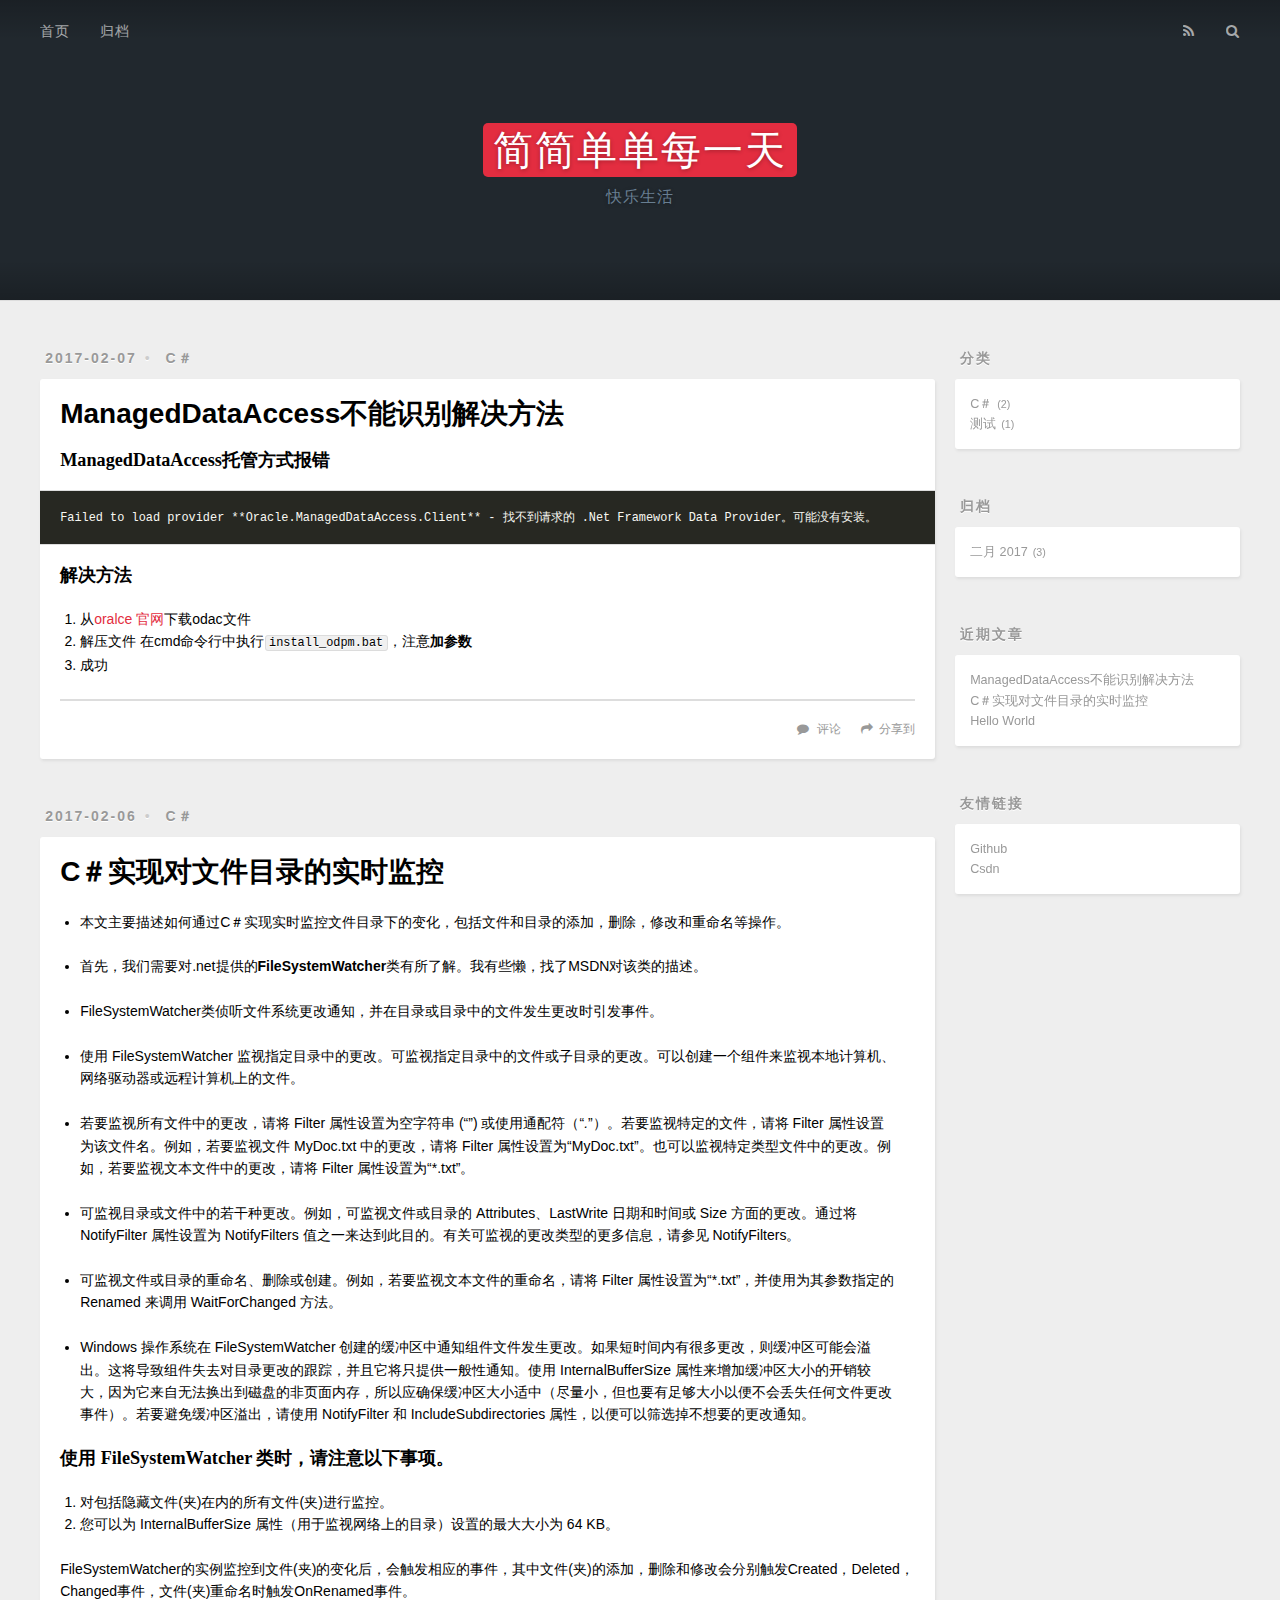
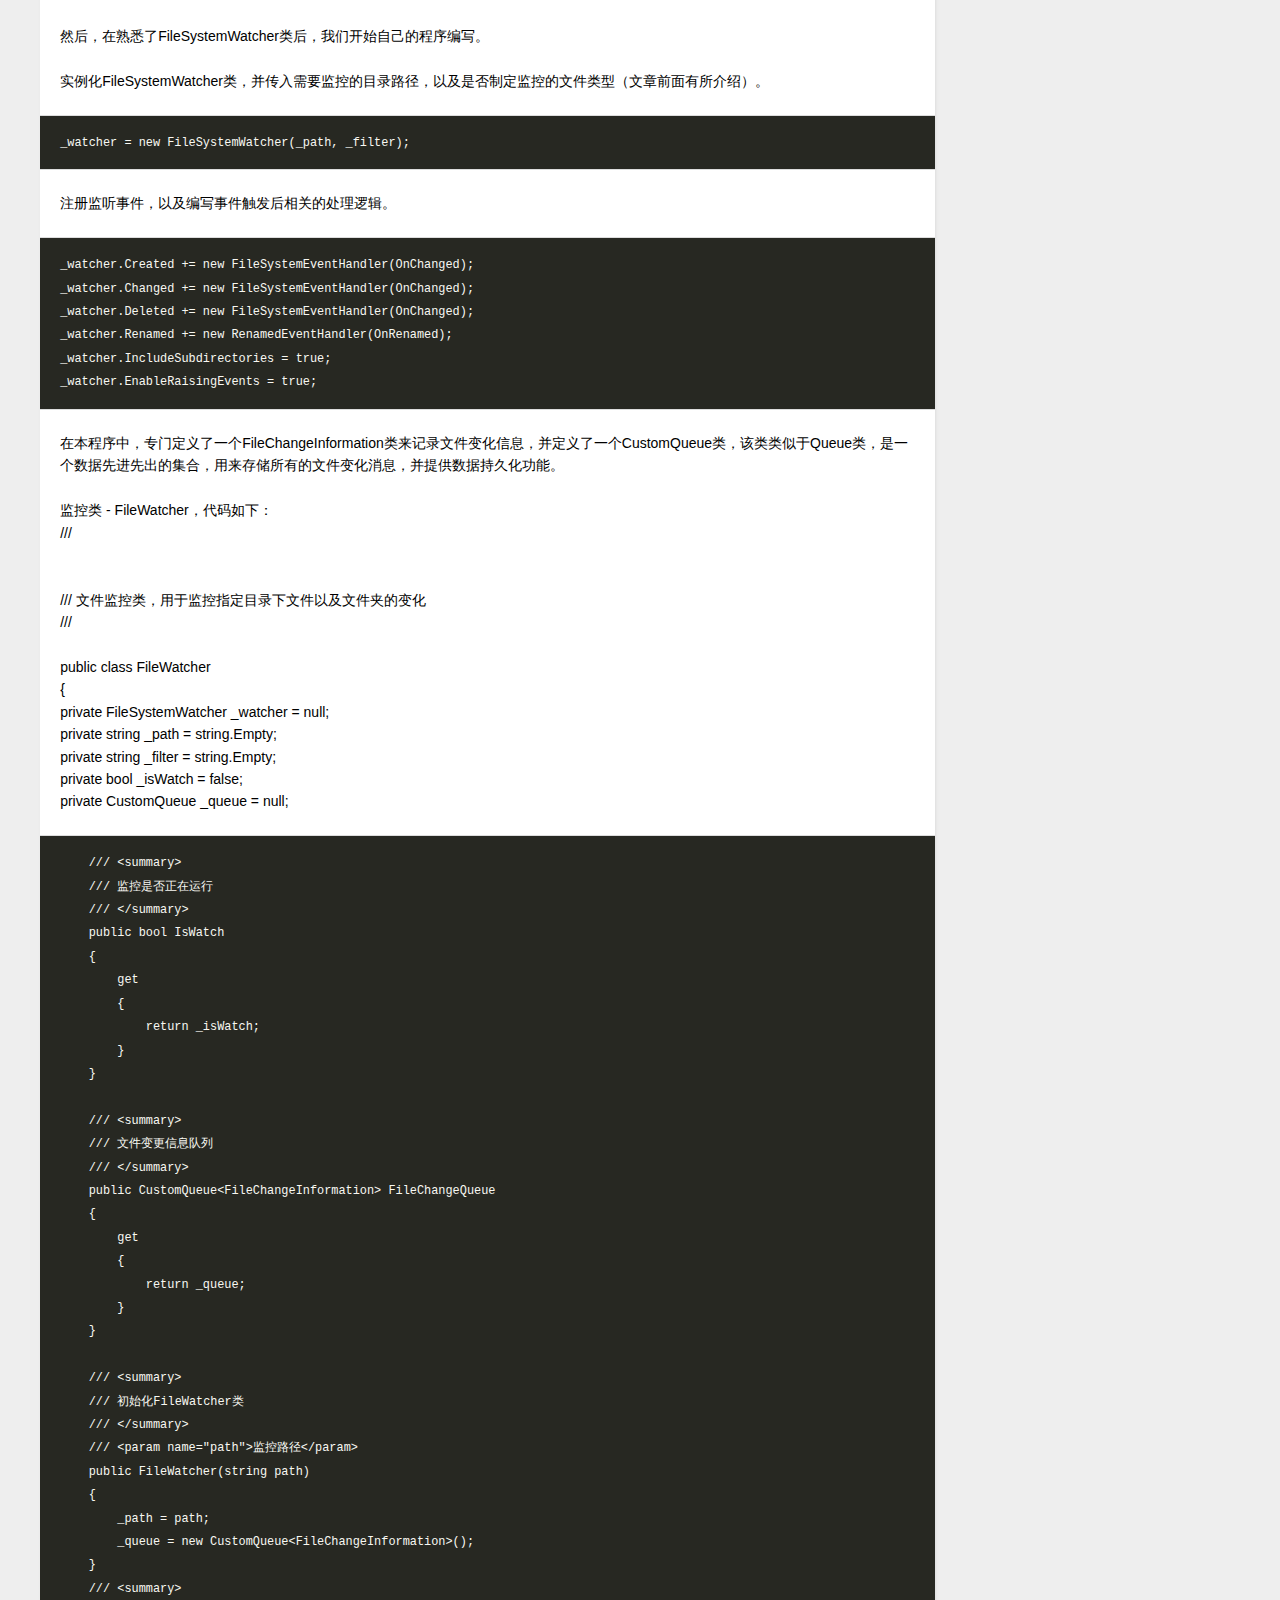
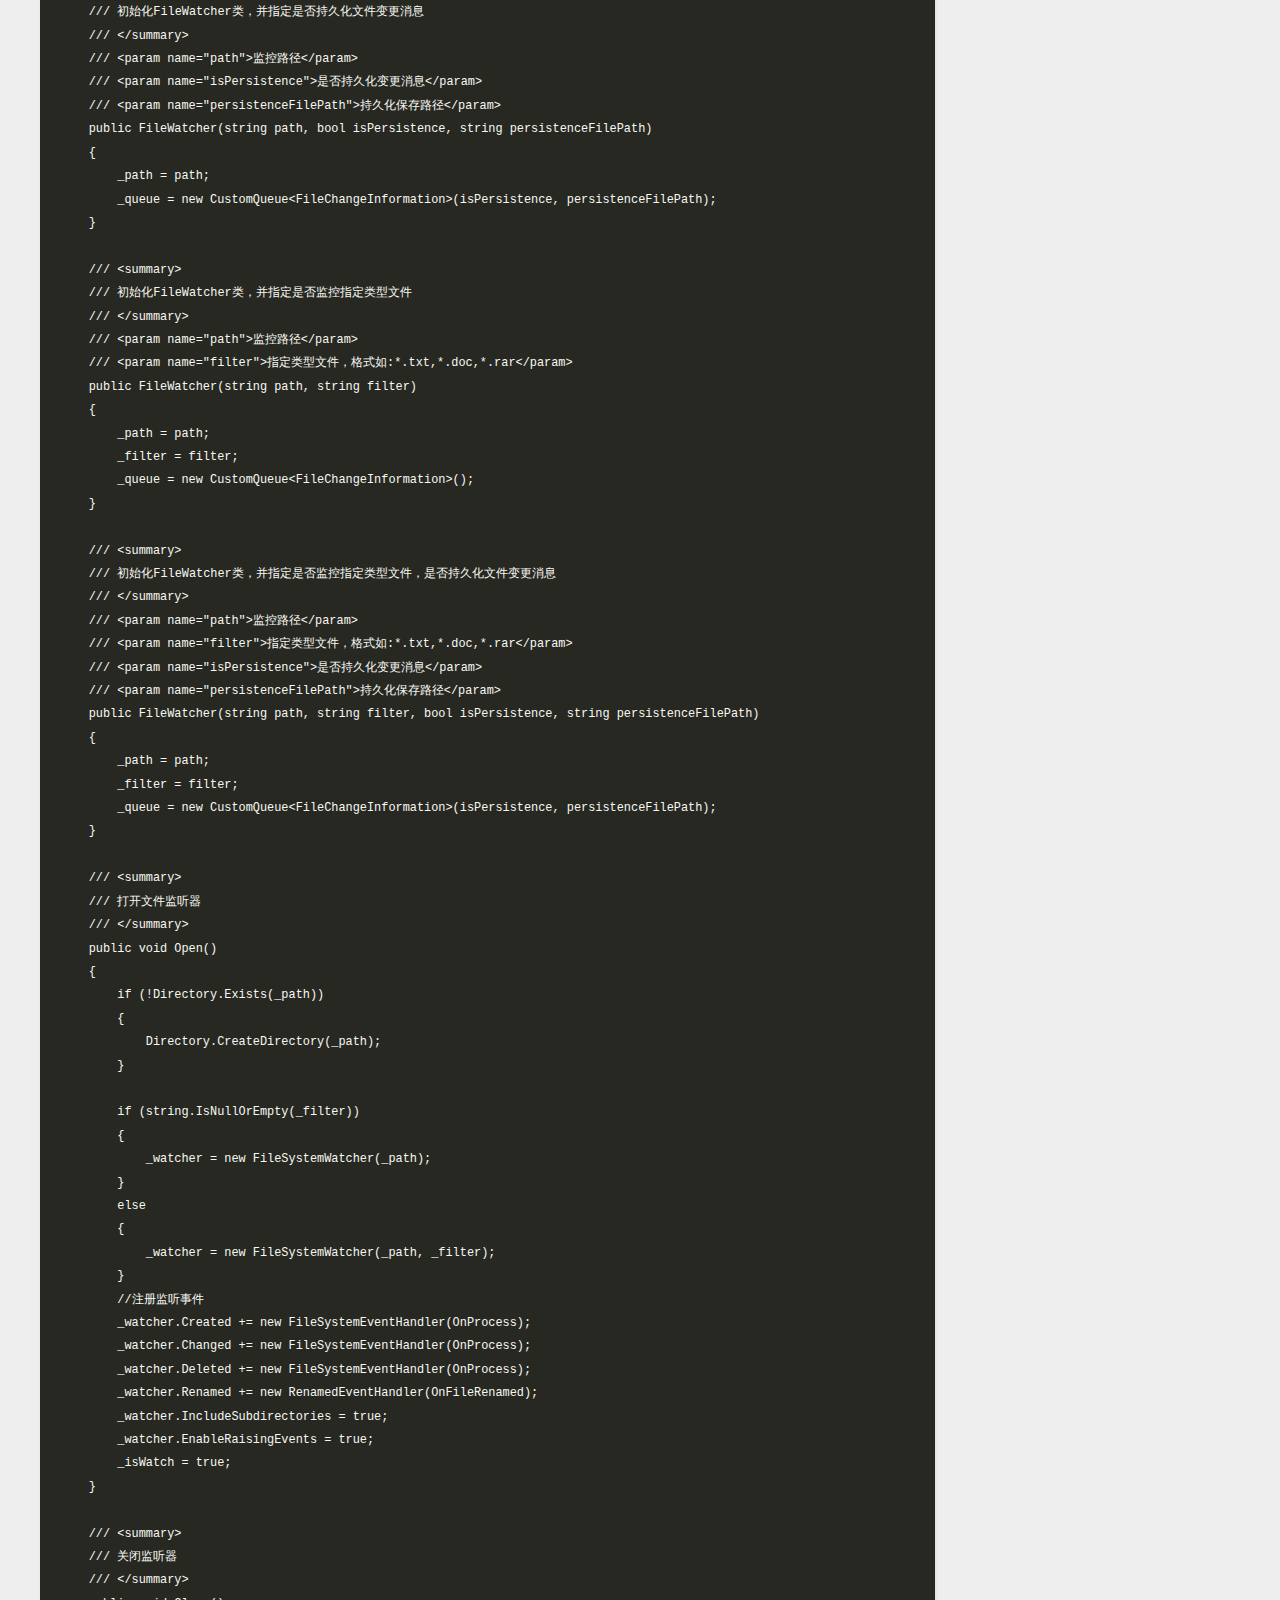
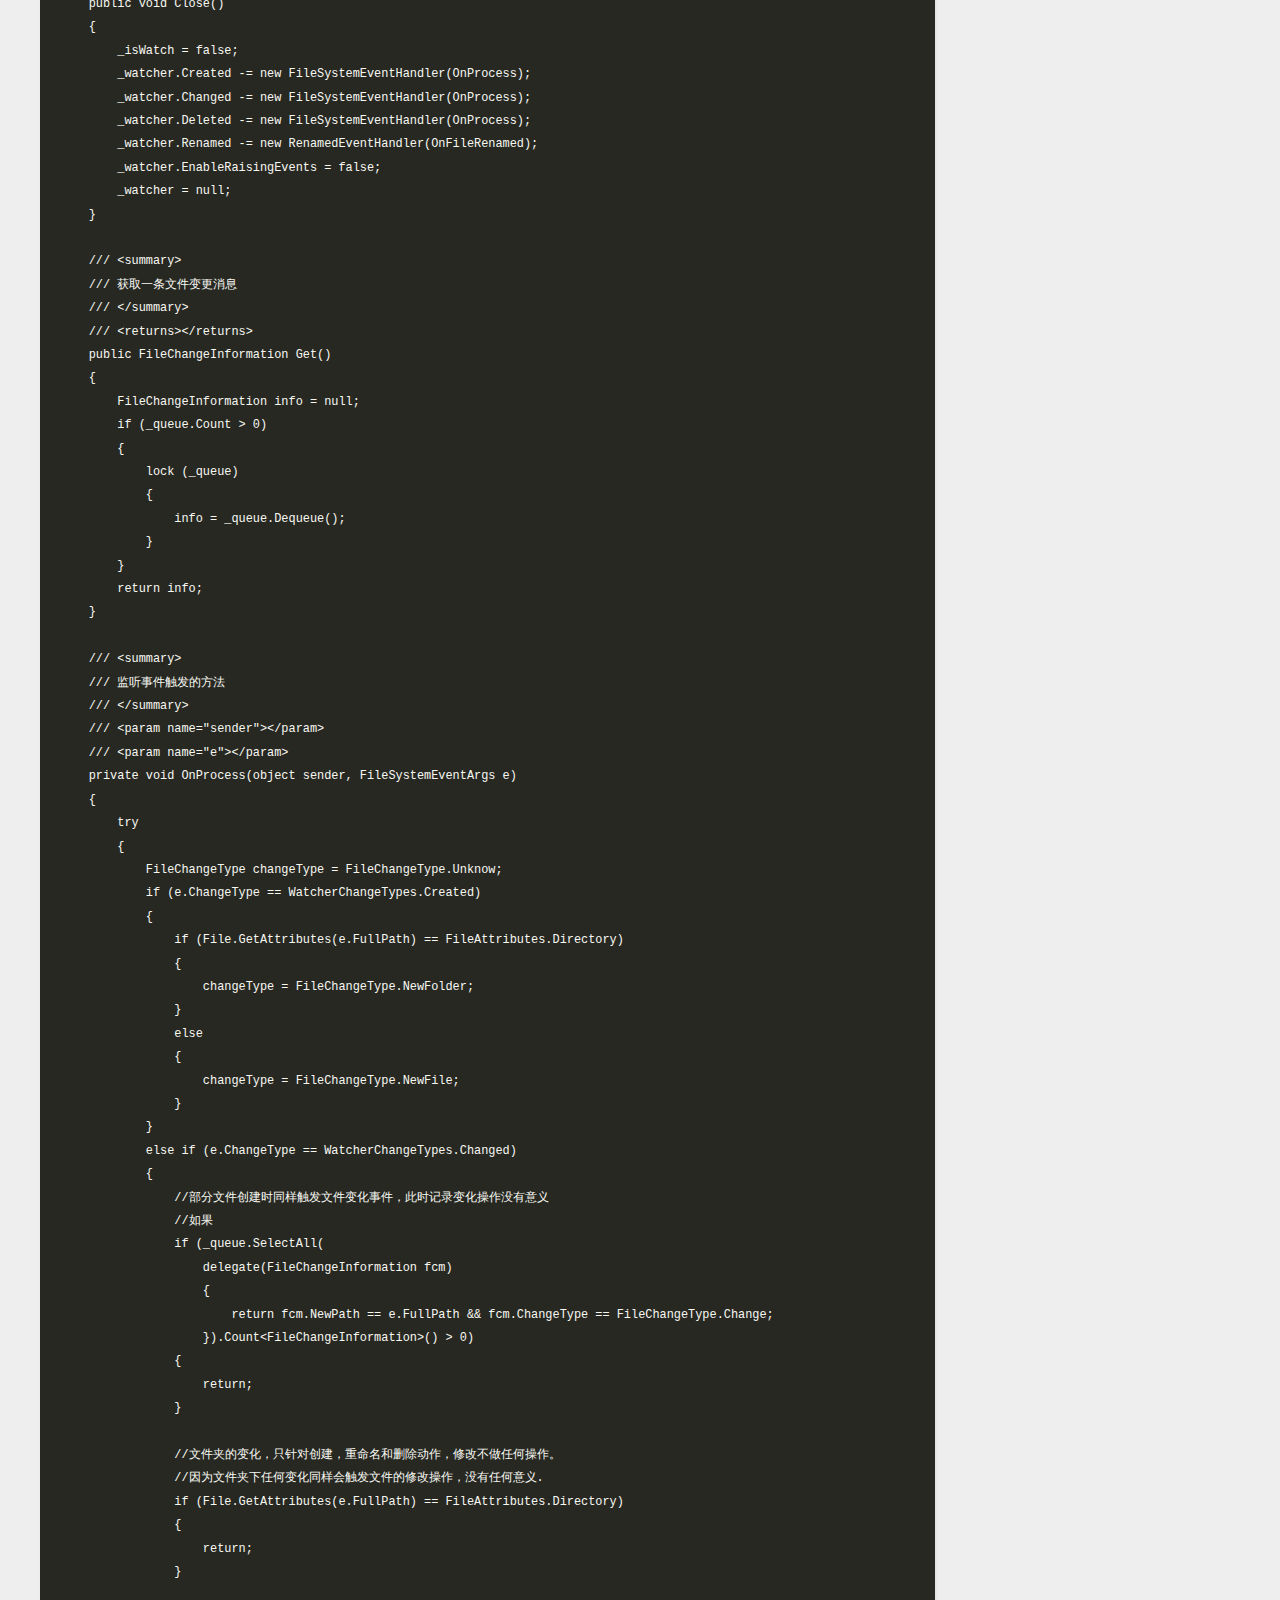
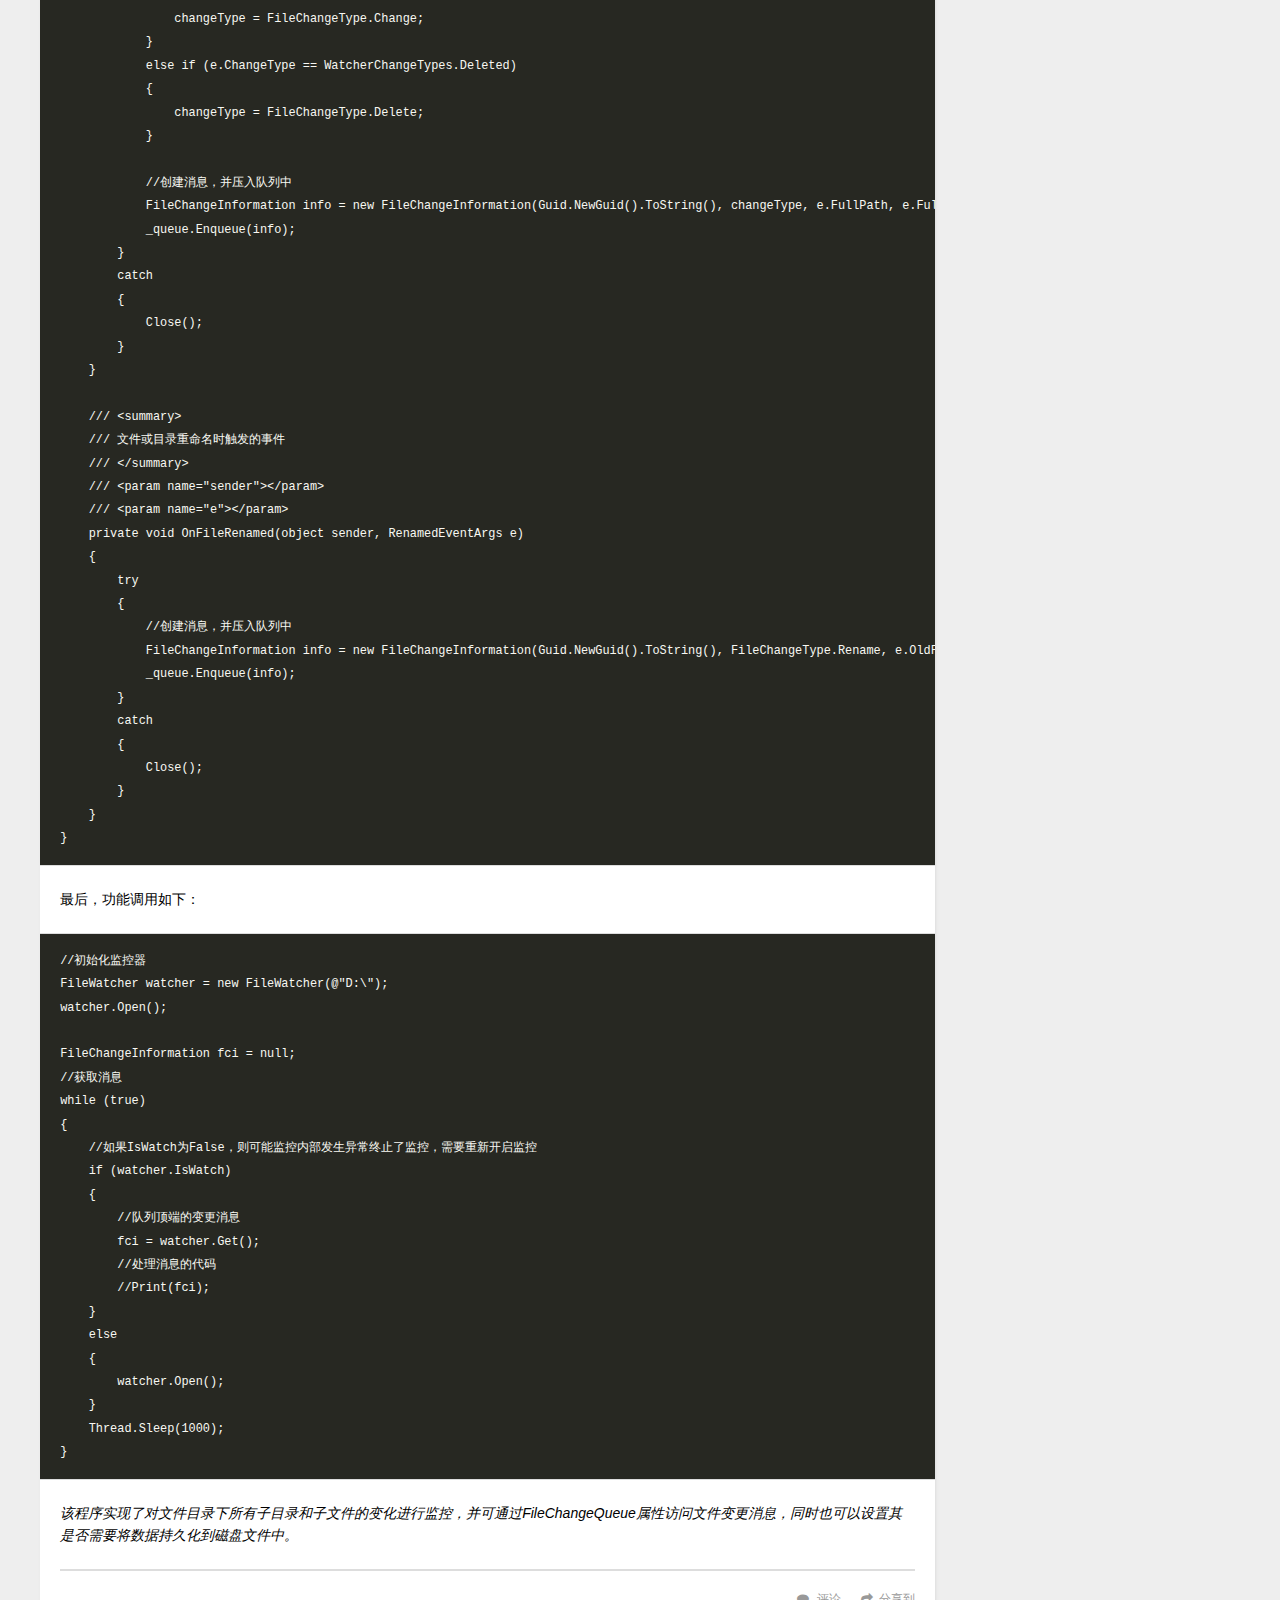
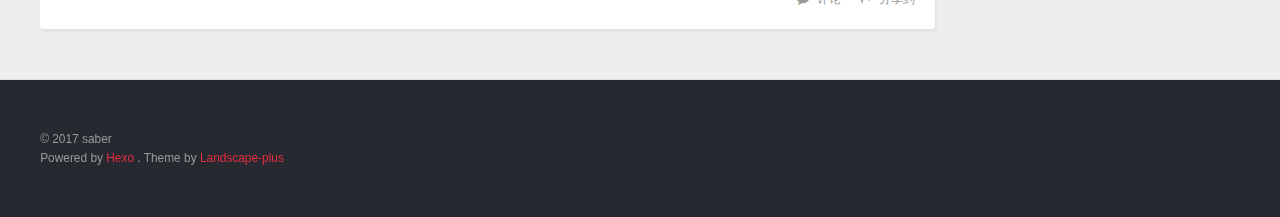
<file: categories/C＃/index.html>
<!DOCTYPE html>
<html>
<head>
  <meta charset="utf-8">
  
  <title>Category: C＃ | 简简单单每一天</title>
  <meta name="viewport" content="width=device-width, initial-scale=1, maximum-scale=1">
  <meta property="og:type" content="website">
<meta property="og:title" content="简简单单每一天">
<meta property="og:url" content="https://sabertang.github.io/categories/C＃/index.html">
<meta property="og:site_name" content="简简单单每一天">
<meta name="twitter:card" content="summary">
<meta name="twitter:title" content="简简单单每一天">
  
    <link rel="alternative" href="/atom.xml" title="简简单单每一天" type="application/atom+xml">
  
  
    <link rel="icon" href="/favicon.png">
  
  <link rel="stylesheet" href="/css/style.css">
  <!--[if lt IE 9]><script src="//cdnjs.cloudflare.com/ajax/libs/html5shiv/3.7/html5shiv.min.js"></script><![endif]-->
  
</head>
<body>
<div id="container">
  <div id="wrap">
    <header id="header">
  <div id="banner"></div>
  <div id="header-outer" class="outer">
    <div id="header-title" class="inner">
      <h1 id="logo-wrap">
        <a href="/" id="logo">简简单单每一天</a>
      </h1>
      
        <h2 id="subtitle-wrap">
          <a href="/" id="subtitle">快乐生活</a>
        </h2>
      
    </div>
    <div id="header-inner" class="inner">
      <nav id="main-nav">
        <a id="main-nav-toggle" class="nav-icon"></a>
        
          <a class="main-nav-link" href="/">首页</a>
        
          <a class="main-nav-link" href="/archives">归档</a>
        
      </nav>
      <nav id="sub-nav">
        
          <a id="nav-rss-link" class="nav-icon" href="/atom.xml" title="RSS Feed"></a>
        
        <a id="nav-search-btn" class="nav-icon" title="Search"></a>
      </nav>
      <div id="search-form-wrap">
        <form action="//www.baidu.com/baidu" method="get" accept-charset="utf-8" class="search-form">
          <input type="search" name="word" maxlength="20" class="search-form-input" placeholder="Search">
          <input type="submit" value="" class="search-form-submit">
          <input name=tn type=hidden value="bds">
          <input name=cl type=hidden value="3">
          <input name=ct type=hidden value="2097152">
          <input type="hidden" name="si" value="sabertang.github.io">
        </form>
      </div>
    </div>
  </div>
</header>
    <div class="outer">
      <section id="main">
  
    <article id="w-ManagedDataAccess不能识别解决方法" class="article article-type-w" itemscope itemprop="blogPost">
  <div class="article-meta">
    <a href="/2017/02/07/ManagedDataAccess不能识别解决方法/" class="article-date">
  <time datetime="2017-02-07T09:24:50.000Z" itemprop="datePublished">2017-02-07</time>
</a>
    
  <div class="article-category">
    <a class="article-category-link" href="/categories/C＃/">C＃</a>
  </div>

  </div>
  <div class="article-inner">
    
    
      <header class="article-header">
        
  
    <h1 itemprop="name">
      <a class="article-title" href="/2017/02/07/ManagedDataAccess不能识别解决方法/">ManagedDataAccess不能识别解决方法</a>
    </h1>
  

      </header>
    
    <div class="article-entry" itemprop="articleBody">
      
        <h3 id="ManagedDataAccess托管方式报错"><a href="#ManagedDataAccess托管方式报错" class="headerlink" title="ManagedDataAccess托管方式报错"></a>ManagedDataAccess托管方式报错</h3><pre><code>Failed to load provider **Oracle.ManagedDataAccess.Client** - 找不到请求的 .Net Framework Data Provider。可能没有安装。
</code></pre><h3 id="解决方法"><a href="#解决方法" class="headerlink" title="解决方法"></a>解决方法</h3><ol>
<li>从<a href="http://www.oracle.com/technetwork/database/windows/downloads/utilsoft-087491.html" target="_blank" rel="external">oralce 官网</a>下载odac文件</li>
<li>解压文件 在cmd命令行中执行<code>install_odpm.bat</code>，注意<strong>加参数</strong></li>
<li>成功</li>
</ol>

      
    </div>
    <footer class="article-footer">
      
        <a data-url="https://sabertang.github.io/2017/02/07/ManagedDataAccess不能识别解决方法/" data-id="ciyvbsg0n0001acqkk40u1su3" class="article-share-link" data-share="baidu" data-title="ManagedDataAccess不能识别解决方法">分享到</a>
      

      
        <a href="https://sabertang.github.io/2017/02/07/ManagedDataAccess不能识别解决方法/#ds-thread" class="article-comment-link">评论</a>
      

      
    </footer>
  </div>
  
</article>


  
    <article id="post-C＃实现对文件目录的实时监控" class="article article-type-post" itemscope itemprop="blogPost">
  <div class="article-meta">
    <a href="/2017/02/06/C＃实现对文件目录的实时监控/" class="article-date">
  <time datetime="2017-02-06T09:14:54.000Z" itemprop="datePublished">2017-02-06</time>
</a>
    
  <div class="article-category">
    <a class="article-category-link" href="/categories/C＃/">C＃</a>
  </div>

  </div>
  <div class="article-inner">
    
    
      <header class="article-header">
        
  
    <h1 itemprop="name">
      <a class="article-title" href="/2017/02/06/C＃实现对文件目录的实时监控/">C＃实现对文件目录的实时监控</a>
    </h1>
  

      </header>
    
    <div class="article-entry" itemprop="articleBody">
      
        <ul>
<li><p>本文主要描述如何通过C＃实现实时监控文件目录下的变化，包括文件和目录的添加，删除，修改和重命名等操作。</p>
</li>
<li><p>首先，我们需要对.net提供的<strong>FileSystemWatcher</strong>类有所了解。我有些懒，找了MSDN对该类的描述。</p>
</li>
<li><p>FileSystemWatcher类侦听文件系统更改通知，并在目录或目录中的文件发生更改时引发事件。</p>
</li>
<li><p>使用 FileSystemWatcher 监视指定目录中的更改。可监视指定目录中的文件或子目录的更改。可以创建一个组件来监视本地计算机、网络驱动器或远程计算机上的文件。</p>
</li>
<li><p>若要监视所有文件中的更改，请将 Filter 属性设置为空字符串 (“”) 或使用通配符（“<em>.</em>”）。若要监视特定的文件，请将 Filter 属性设置为该文件名。例如，若要监视文件 MyDoc.txt 中的更改，请将 Filter 属性设置为“MyDoc.txt”。也可以监视特定类型文件中的更改。例如，若要监视文本文件中的更改，请将 Filter 属性设置为“*.txt”。</p>
</li>
<li><p>可监视目录或文件中的若干种更改。例如，可监视文件或目录的 Attributes、LastWrite 日期和时间或 Size 方面的更改。通过将 NotifyFilter 属性设置为 NotifyFilters 值之一来达到此目的。有关可监视的更改类型的更多信息，请参见 NotifyFilters。</p>
</li>
<li><p>可监视文件或目录的重命名、删除或创建。例如，若要监视文本文件的重命名，请将 Filter 属性设置为“*.txt”，并使用为其参数指定的 Renamed 来调用 WaitForChanged 方法。</p>
</li>
<li><p>Windows 操作系统在 FileSystemWatcher 创建的缓冲区中通知组件文件发生更改。如果短时间内有很多更改，则缓冲区可能会溢出。这将导致组件失去对目录更改的跟踪，并且它将只提供一般性通知。使用 InternalBufferSize 属性来增加缓冲区大小的开销较大，因为它来自无法换出到磁盘的非页面内存，所以应确保缓冲区大小适中（尽量小，但也要有足够大小以便不会丢失任何文件更改事件）。若要避免缓冲区溢出，请使用 NotifyFilter 和 IncludeSubdirectories 属性，以便可以筛选掉不想要的更改通知。</p>
</li>
</ul>
<h3 id="使用-FileSystemWatcher-类时，请注意以下事项。"><a href="#使用-FileSystemWatcher-类时，请注意以下事项。" class="headerlink" title="使用 FileSystemWatcher 类时，请注意以下事项。"></a>使用 FileSystemWatcher 类时，请注意以下事项。</h3><ol>
<li>对包括隐藏文件(夹)在内的所有文件(夹)进行监控。</li>
<li>您可以为 InternalBufferSize 属性（用于监视网络上的目录）设置的最大大小为 64 KB。</li>
</ol>
<p>FileSystemWatcher的实例监控到文件(夹)的变化后，会触发相应的事件，其中文件(夹)的添加，删除和修改会分别触发Created，Deleted，Changed事件，文件(夹)重命名时触发OnRenamed事件。</p>
<p>然后，在熟悉了FileSystemWatcher类后，我们开始自己的程序编写。</p>
<p>实例化FileSystemWatcher类，并传入需要监控的目录路径，以及是否制定监控的文件类型（文章前面有所介绍）。</p>
<pre><code>_watcher = new FileSystemWatcher(_path, _filter);
</code></pre><p>注册监听事件，以及编写事件触发后相关的处理逻辑。</p>
<pre><code>_watcher.Created += new FileSystemEventHandler(OnChanged);     
_watcher.Changed += new FileSystemEventHandler(OnChanged);    
_watcher.Deleted += new FileSystemEventHandler(OnChanged);      
_watcher.Renamed += new RenamedEventHandler(OnRenamed);    
_watcher.IncludeSubdirectories = true;       
_watcher.EnableRaisingEvents = true;    
</code></pre><p>在本程序中，专门定义了一个FileChangeInformation类来记录文件变化信息，并定义了一个CustomQueue类，该类类似于Queue类，是一个数据先进先出的集合，用来存储所有的文件变化消息，并提供数据持久化功能。              </p>
<p>监控类 - FileWatcher，代码如下：<br>    /// <summary><br>    /// 文件监控类，用于监控指定目录下文件以及文件夹的变化<br>    /// </summary><br>    public class FileWatcher<br>    {<br>        private FileSystemWatcher _watcher = null;<br>        private string _path = string.Empty;<br>        private string _filter = string.Empty;<br>        private bool _isWatch = false;<br>        private CustomQueue<filechangeinformation> _queue = null;</filechangeinformation></p>
<pre><code>    /// &lt;summary&gt;
    /// 监控是否正在运行
    /// &lt;/summary&gt;
    public bool IsWatch
    {
        get
        {
            return _isWatch;
        }
    }

    /// &lt;summary&gt;
    /// 文件变更信息队列
    /// &lt;/summary&gt;
    public CustomQueue&lt;FileChangeInformation&gt; FileChangeQueue
    {
        get
        {
            return _queue;
        }
    }

    /// &lt;summary&gt;
    /// 初始化FileWatcher类
    /// &lt;/summary&gt;
    /// &lt;param name=&quot;path&quot;&gt;监控路径&lt;/param&gt;
    public FileWatcher(string path)
    {
        _path = path;
        _queue = new CustomQueue&lt;FileChangeInformation&gt;();
    }
    /// &lt;summary&gt;
    /// 初始化FileWatcher类，并指定是否持久化文件变更消息
    /// &lt;/summary&gt;
    /// &lt;param name=&quot;path&quot;&gt;监控路径&lt;/param&gt;
    /// &lt;param name=&quot;isPersistence&quot;&gt;是否持久化变更消息&lt;/param&gt;
    /// &lt;param name=&quot;persistenceFilePath&quot;&gt;持久化保存路径&lt;/param&gt;
    public FileWatcher(string path, bool isPersistence, string persistenceFilePath)
    {
        _path = path;
        _queue = new CustomQueue&lt;FileChangeInformation&gt;(isPersistence, persistenceFilePath);
    }

    /// &lt;summary&gt;
    /// 初始化FileWatcher类，并指定是否监控指定类型文件
    /// &lt;/summary&gt;
    /// &lt;param name=&quot;path&quot;&gt;监控路径&lt;/param&gt;
    /// &lt;param name=&quot;filter&quot;&gt;指定类型文件，格式如:*.txt,*.doc,*.rar&lt;/param&gt;
    public FileWatcher(string path, string filter)
    {
        _path = path;
        _filter = filter;
        _queue = new CustomQueue&lt;FileChangeInformation&gt;();
    }

    /// &lt;summary&gt;
    /// 初始化FileWatcher类，并指定是否监控指定类型文件，是否持久化文件变更消息
    /// &lt;/summary&gt;
    /// &lt;param name=&quot;path&quot;&gt;监控路径&lt;/param&gt;
    /// &lt;param name=&quot;filter&quot;&gt;指定类型文件，格式如:*.txt,*.doc,*.rar&lt;/param&gt;
    /// &lt;param name=&quot;isPersistence&quot;&gt;是否持久化变更消息&lt;/param&gt;
    /// &lt;param name=&quot;persistenceFilePath&quot;&gt;持久化保存路径&lt;/param&gt;
    public FileWatcher(string path, string filter, bool isPersistence, string persistenceFilePath)
    {
        _path = path;
        _filter = filter;
        _queue = new CustomQueue&lt;FileChangeInformation&gt;(isPersistence, persistenceFilePath);
    }

    /// &lt;summary&gt;
    /// 打开文件监听器
    /// &lt;/summary&gt;
    public void Open()
    {
        if (!Directory.Exists(_path))
        {
            Directory.CreateDirectory(_path);
        }

        if (string.IsNullOrEmpty(_filter))
        {
            _watcher = new FileSystemWatcher(_path);
        }
        else
        {
            _watcher = new FileSystemWatcher(_path, _filter);
        }
        //注册监听事件
        _watcher.Created += new FileSystemEventHandler(OnProcess);
        _watcher.Changed += new FileSystemEventHandler(OnProcess);
        _watcher.Deleted += new FileSystemEventHandler(OnProcess);
        _watcher.Renamed += new RenamedEventHandler(OnFileRenamed);
        _watcher.IncludeSubdirectories = true;
        _watcher.EnableRaisingEvents = true;
        _isWatch = true;
    }

    /// &lt;summary&gt;
    /// 关闭监听器
    /// &lt;/summary&gt;
    public void Close()
    {
        _isWatch = false;
        _watcher.Created -= new FileSystemEventHandler(OnProcess);
        _watcher.Changed -= new FileSystemEventHandler(OnProcess);
        _watcher.Deleted -= new FileSystemEventHandler(OnProcess);
        _watcher.Renamed -= new RenamedEventHandler(OnFileRenamed);
        _watcher.EnableRaisingEvents = false;
        _watcher = null;
    }

    /// &lt;summary&gt;
    /// 获取一条文件变更消息
    /// &lt;/summary&gt;
    /// &lt;returns&gt;&lt;/returns&gt;
    public FileChangeInformation Get()
    {
        FileChangeInformation info = null;
        if (_queue.Count &gt; 0)
        {
            lock (_queue)
            {
                info = _queue.Dequeue();
            }
        }
        return info;
    }

    /// &lt;summary&gt;
    /// 监听事件触发的方法
    /// &lt;/summary&gt;
    /// &lt;param name=&quot;sender&quot;&gt;&lt;/param&gt;
    /// &lt;param name=&quot;e&quot;&gt;&lt;/param&gt;
    private void OnProcess(object sender, FileSystemEventArgs e)
    {
        try
        {
            FileChangeType changeType = FileChangeType.Unknow;
            if (e.ChangeType == WatcherChangeTypes.Created)
            {
                if (File.GetAttributes(e.FullPath) == FileAttributes.Directory)
                {
                    changeType = FileChangeType.NewFolder;
                }
                else
                {
                    changeType = FileChangeType.NewFile;
                }
            }
            else if (e.ChangeType == WatcherChangeTypes.Changed)
            {
                //部分文件创建时同样触发文件变化事件，此时记录变化操作没有意义
                //如果
                if (_queue.SelectAll(
                    delegate(FileChangeInformation fcm)
                    {
                        return fcm.NewPath == e.FullPath &amp;&amp; fcm.ChangeType == FileChangeType.Change;
                    }).Count&lt;FileChangeInformation&gt;() &gt; 0)
                {
                    return;
                }

                //文件夹的变化，只针对创建，重命名和删除动作，修改不做任何操作。
                //因为文件夹下任何变化同样会触发文件的修改操作，没有任何意义.
                if (File.GetAttributes(e.FullPath) == FileAttributes.Directory)
                {
                    return;
                }

                changeType = FileChangeType.Change;
            }
            else if (e.ChangeType == WatcherChangeTypes.Deleted)
            {
                changeType = FileChangeType.Delete;
            }

            //创建消息，并压入队列中
            FileChangeInformation info = new FileChangeInformation(Guid.NewGuid().ToString(), changeType, e.FullPath, e.FullPath, e.Name, e.Name);
            _queue.Enqueue(info);
        }
        catch
        {
            Close();
        }
    }

    /// &lt;summary&gt;
    /// 文件或目录重命名时触发的事件
    /// &lt;/summary&gt;
    /// &lt;param name=&quot;sender&quot;&gt;&lt;/param&gt;
    /// &lt;param name=&quot;e&quot;&gt;&lt;/param&gt;
    private void OnFileRenamed(object sender, RenamedEventArgs e)
    {
        try
        {
            //创建消息，并压入队列中
            FileChangeInformation info = new FileChangeInformation(Guid.NewGuid().ToString(), FileChangeType.Rename, e.OldFullPath, e.FullPath, e.OldName, e.Name);
            _queue.Enqueue(info);
        }
        catch
        {
            Close();
        }
    }
}
</code></pre><p>最后，功能调用如下：</p>
<pre><code>//初始化监控器
FileWatcher watcher = new FileWatcher(@&quot;D:\&quot;);
watcher.Open();

FileChangeInformation fci = null;
//获取消息
while (true)
{
    //如果IsWatch为False，则可能监控内部发生异常终止了监控，需要重新开启监控
    if (watcher.IsWatch)
    {
        //队列顶端的变更消息
        fci = watcher.Get();
        //处理消息的代码
        //Print(fci);
    }
    else
    {
        watcher.Open();
    }
    Thread.Sleep(1000);
}
</code></pre><p><em>该程序实现了对文件目录下所有子目录和子文件的变化进行监控，并可通过FileChangeQueue属性访问文件变更消息，同时也可以设置其是否需要将数据持久化到磁盘文件中。</em></p>

      
    </div>
    <footer class="article-footer">
      
        <a data-url="https://sabertang.github.io/2017/02/06/C＃实现对文件目录的实时监控/" data-id="ciyvbsg0j0000acqk1khkwchc" class="article-share-link" data-share="baidu" data-title="C＃实现对文件目录的实时监控">分享到</a>
      

      
        <a href="https://sabertang.github.io/2017/02/06/C＃实现对文件目录的实时监控/#ds-thread" class="article-comment-link">评论</a>
      

      
    </footer>
  </div>
  
</article>


  

</section>
      
      <aside id="sidebar">
  
    
  <div class="widget-wrap">
    <h3 class="widget-title">分类</h3>
    <div class="widget">
      <ul class="category-list"><li class="category-list-item"><a class="category-list-link" href="/categories/C＃/">C＃</a><span class="category-list-count">2</span></li><li class="category-list-item"><a class="category-list-link" href="/categories/测试/">测试</a><span class="category-list-count">1</span></li></ul>
    </div>
  </div>

  
    
  
    
  
    
  <div class="widget-wrap">
    <h3 class="widget-title">归档</h3>
    <div class="widget">
      <ul class="archive-list"><li class="archive-list-item"><a class="archive-list-link" href="/archives/2017/02/">二月 2017</a><span class="archive-list-count">3</span></li></ul>
    </div>
  </div>

  
    
  <div class="widget-wrap">
    <h3 class="widget-title">近期文章</h3>
    <div class="widget">
      <ul>
        
          <li>
            <a href="/2017/02/07/ManagedDataAccess不能识别解决方法/">ManagedDataAccess不能识别解决方法</a>
          </li>
        
          <li>
            <a href="/2017/02/06/C＃实现对文件目录的实时监控/">C＃实现对文件目录的实时监控</a>
          </li>
        
          <li>
            <a href="/2017/02/06/hello-world/">Hello World</a>
          </li>
        
      </ul>
    </div>
  </div>

  
    
  <div class="widget-wrap">
    <h3 class="widget-title">友情链接</h3>
    <div class="widget">
      <ul>
        
          <li>
            <a href="https://www.github.com" target="_blank">Github</a>
          </li>
        
          <li>
            <a href="http://www.csdn.net/" target="_blank">Csdn</a>
          </li>
        
      </ul>
    </div>
  </div>

  
</aside>
      
    </div>
    <footer id="footer">
  
  <div class="outer">
    <div id="footer-info" class="inner">
      &copy; 2017 saber<br>
      Powered by <a href="//hexo.io/" target="_blank">Hexo</a>
      .
      Theme by <a href="https://github.com/xiangming/landscape-plus" target="_blank">Landscape-plus</a>
    </div>
  </div>
</footer>
  </div>
  <nav id="mobile-nav">
  
    <a href="/" class="mobile-nav-link">首页</a>
  
    <a href="/archives" class="mobile-nav-link">归档</a>
  
</nav>
  <!-- totop start -->
<div id="totop">
<a title="返回顶部"><img src="/img/scrollup.png"/></a>
</div>

<!-- totop end -->

<!-- 多说公共js代码 start -->
<script type="text/javascript">
var duoshuoQuery = {short_name:"reqianduan"};
  (function() {
    var ds = document.createElement('script');
    ds.type = 'text/javascript';ds.async = true;
    ds.src = (document.location.protocol == 'https:' ? 'https:' : 'http:') + '//static.duoshuo.com/embed.js';
    ds.charset = 'UTF-8';
    (document.getElementsByTagName('head')[0]
     || document.getElementsByTagName('body')[0]).appendChild(ds);
  })();
  </script>
<!-- 多说公共js代码 end -->


<!-- 百度分享 start -->

<div id="article-share-box" class="article-share-box">
  <div id="bdshare" class="bdsharebuttonbox article-share-links">
    <a class="article-share-weibo" data-cmd="tsina" title="分享到新浪微博"></a>
    <a class="article-share-weixin" data-cmd="weixin" title="分享到微信"></a>
    <a class="article-share-qq" data-cmd="sqq" title="分享到QQ"></a>
    <a class="article-share-renren" data-cmd="renren" title="分享到人人网"></a>
    <a class="article-share-more" data-cmd="more" title="更多"></a>
  </div>
</div>
<script>
  function SetShareData(cmd, config) {
    if (shareDataTitle && shareDataUrl) {
      config.bdText = shareDataTitle;
      config.bdUrl = shareDataUrl;
    }
    return config;
  }
  window._bd_share_config={
    "common":{onBeforeClick: SetShareData},
    "share":{"bdCustomStyle":"/css/bdshare.css"}
  };
  with(document)0[(getElementsByTagName('head')[0]||body).appendChild(createElement('script')).src='//bdimg.share.baidu.com/static/api/js/share.js?cdnversion='+~(-new Date()/36e5)];
</script>

<!-- 百度分享 end -->

<script src="//cdnjs.cloudflare.com/ajax/libs/jquery/1.11.1/jquery.min.js"></script>




<script src="/js/script.js"></script>

</div>
</body>
</html>
</file>
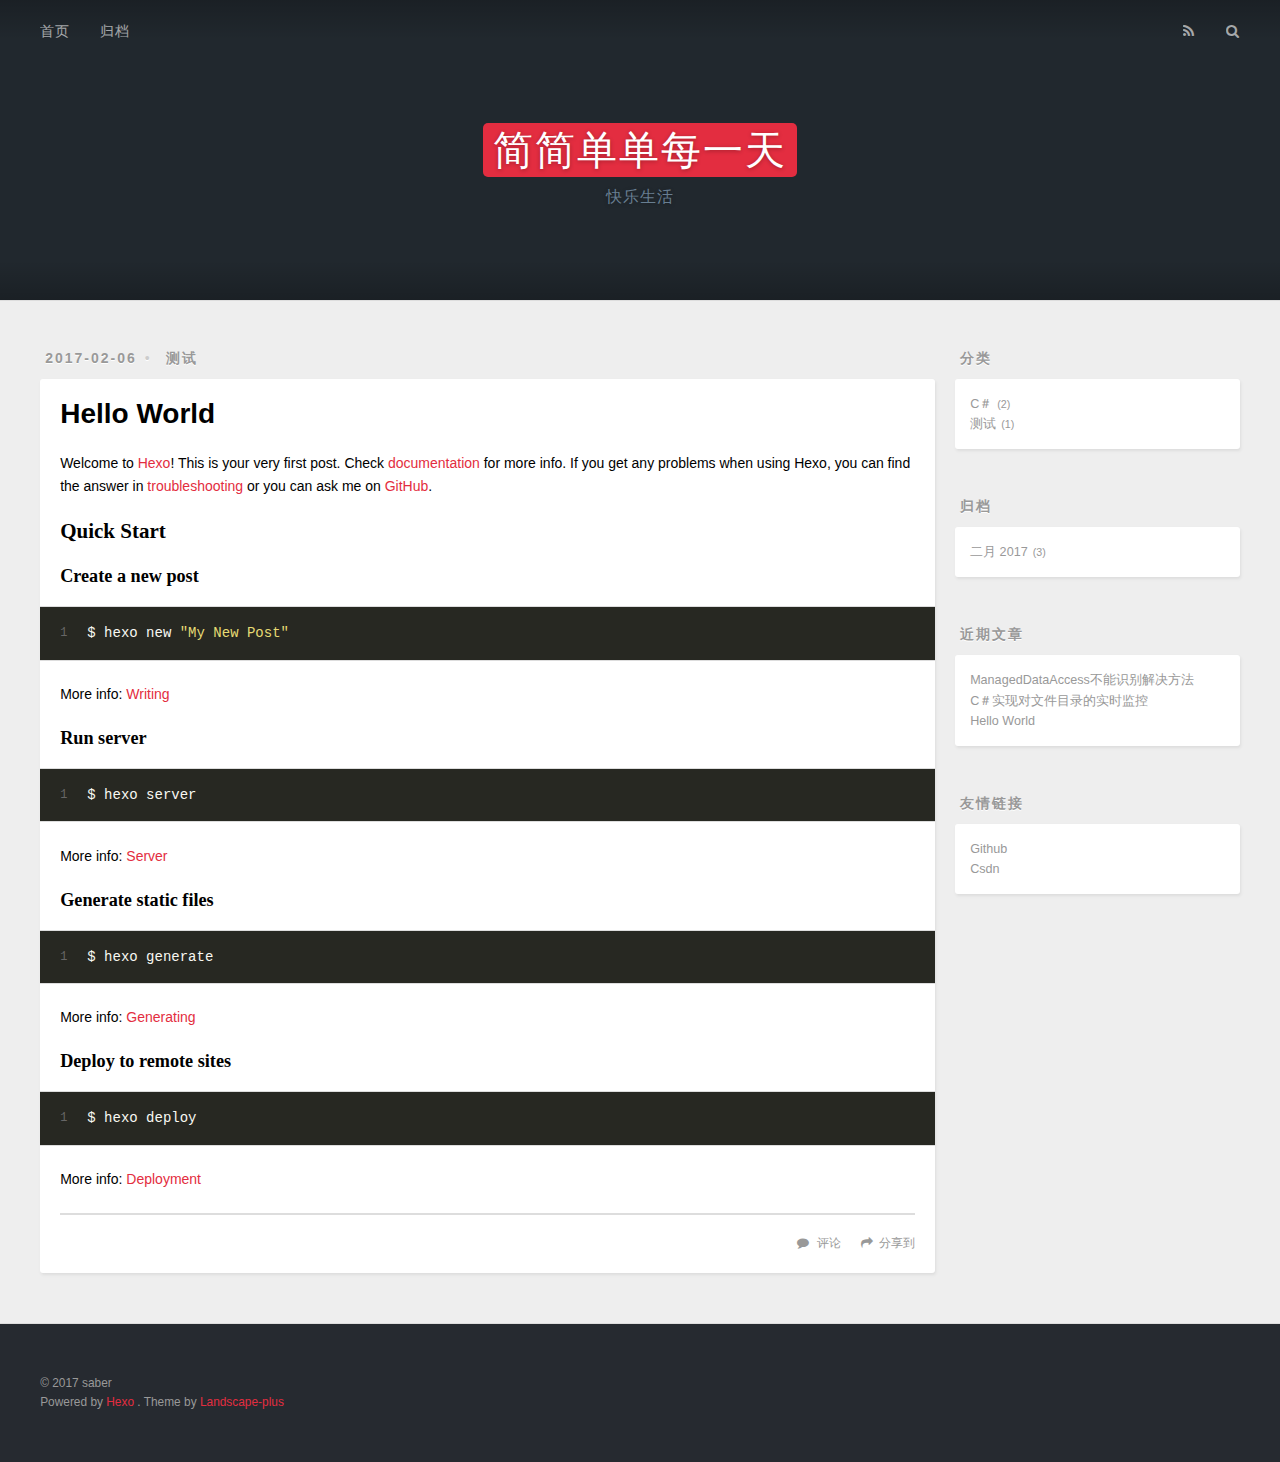
<file: categories/测试/index.html>
<!DOCTYPE html>
<html>
<head>
  <meta charset="utf-8">
  
  <title>Category: 测试 | 简简单单每一天</title>
  <meta name="viewport" content="width=device-width, initial-scale=1, maximum-scale=1">
  <meta property="og:type" content="website">
<meta property="og:title" content="简简单单每一天">
<meta property="og:url" content="https://sabertang.github.io/categories/测试/index.html">
<meta property="og:site_name" content="简简单单每一天">
<meta name="twitter:card" content="summary">
<meta name="twitter:title" content="简简单单每一天">
  
    <link rel="alternative" href="/atom.xml" title="简简单单每一天" type="application/atom+xml">
  
  
    <link rel="icon" href="/favicon.png">
  
  <link rel="stylesheet" href="/css/style.css">
  <!--[if lt IE 9]><script src="//cdnjs.cloudflare.com/ajax/libs/html5shiv/3.7/html5shiv.min.js"></script><![endif]-->
  
</head>
<body>
<div id="container">
  <div id="wrap">
    <header id="header">
  <div id="banner"></div>
  <div id="header-outer" class="outer">
    <div id="header-title" class="inner">
      <h1 id="logo-wrap">
        <a href="/" id="logo">简简单单每一天</a>
      </h1>
      
        <h2 id="subtitle-wrap">
          <a href="/" id="subtitle">快乐生活</a>
        </h2>
      
    </div>
    <div id="header-inner" class="inner">
      <nav id="main-nav">
        <a id="main-nav-toggle" class="nav-icon"></a>
        
          <a class="main-nav-link" href="/">首页</a>
        
          <a class="main-nav-link" href="/archives">归档</a>
        
      </nav>
      <nav id="sub-nav">
        
          <a id="nav-rss-link" class="nav-icon" href="/atom.xml" title="RSS Feed"></a>
        
        <a id="nav-search-btn" class="nav-icon" title="Search"></a>
      </nav>
      <div id="search-form-wrap">
        <form action="//www.baidu.com/baidu" method="get" accept-charset="utf-8" class="search-form">
          <input type="search" name="word" maxlength="20" class="search-form-input" placeholder="Search">
          <input type="submit" value="" class="search-form-submit">
          <input name=tn type=hidden value="bds">
          <input name=cl type=hidden value="3">
          <input name=ct type=hidden value="2097152">
          <input type="hidden" name="si" value="sabertang.github.io">
        </form>
      </div>
    </div>
  </div>
</header>
    <div class="outer">
      <section id="main">
  
    <article id="post-hello-world" class="article article-type-post" itemscope itemprop="blogPost">
  <div class="article-meta">
    <a href="/2017/02/06/hello-world/" class="article-date">
  <time datetime="2017-02-06T05:01:38.255Z" itemprop="datePublished">2017-02-06</time>
</a>
    
  <div class="article-category">
    <a class="article-category-link" href="/categories/测试/">测试</a>
  </div>

  </div>
  <div class="article-inner">
    
    
      <header class="article-header">
        
  
    <h1 itemprop="name">
      <a class="article-title" href="/2017/02/06/hello-world/">Hello World</a>
    </h1>
  

      </header>
    
    <div class="article-entry" itemprop="articleBody">
      
        <p>Welcome to <a href="https://hexo.io/" target="_blank" rel="external">Hexo</a>! This is your very first post. Check <a href="https://hexo.io/docs/" target="_blank" rel="external">documentation</a> for more info. If you get any problems when using Hexo, you can find the answer in <a href="https://hexo.io/docs/troubleshooting.html" target="_blank" rel="external">troubleshooting</a> or you can ask me on <a href="https://github.com/hexojs/hexo/issues" target="_blank" rel="external">GitHub</a>.</p>
<h2 id="Quick-Start"><a href="#Quick-Start" class="headerlink" title="Quick Start"></a>Quick Start</h2><h3 id="Create-a-new-post"><a href="#Create-a-new-post" class="headerlink" title="Create a new post"></a>Create a new post</h3><figure class="highlight bash"><table><tr><td class="gutter"><pre><div class="line">1</div></pre></td><td class="code"><pre><div class="line">$ hexo new <span class="string">"My New Post"</span></div></pre></td></tr></table></figure>
<p>More info: <a href="https://hexo.io/docs/writing.html" target="_blank" rel="external">Writing</a></p>
<h3 id="Run-server"><a href="#Run-server" class="headerlink" title="Run server"></a>Run server</h3><figure class="highlight bash"><table><tr><td class="gutter"><pre><div class="line">1</div></pre></td><td class="code"><pre><div class="line">$ hexo server</div></pre></td></tr></table></figure>
<p>More info: <a href="https://hexo.io/docs/server.html" target="_blank" rel="external">Server</a></p>
<h3 id="Generate-static-files"><a href="#Generate-static-files" class="headerlink" title="Generate static files"></a>Generate static files</h3><figure class="highlight bash"><table><tr><td class="gutter"><pre><div class="line">1</div></pre></td><td class="code"><pre><div class="line">$ hexo generate</div></pre></td></tr></table></figure>
<p>More info: <a href="https://hexo.io/docs/generating.html" target="_blank" rel="external">Generating</a></p>
<h3 id="Deploy-to-remote-sites"><a href="#Deploy-to-remote-sites" class="headerlink" title="Deploy to remote sites"></a>Deploy to remote sites</h3><figure class="highlight bash"><table><tr><td class="gutter"><pre><div class="line">1</div></pre></td><td class="code"><pre><div class="line">$ hexo deploy</div></pre></td></tr></table></figure>
<p>More info: <a href="https://hexo.io/docs/deployment.html" target="_blank" rel="external">Deployment</a></p>

      
    </div>
    <footer class="article-footer">
      
        <a data-url="https://sabertang.github.io/2017/02/06/hello-world/" data-id="ciyvbsg1x0006acqkb5mkp7cf" class="article-share-link" data-share="baidu" data-title="Hello World">分享到</a>
      

      
        <a href="https://sabertang.github.io/2017/02/06/hello-world/#ds-thread" class="article-comment-link">评论</a>
      

      
    </footer>
  </div>
  
</article>


  

</section>
      
      <aside id="sidebar">
  
    
  <div class="widget-wrap">
    <h3 class="widget-title">分类</h3>
    <div class="widget">
      <ul class="category-list"><li class="category-list-item"><a class="category-list-link" href="/categories/C＃/">C＃</a><span class="category-list-count">2</span></li><li class="category-list-item"><a class="category-list-link" href="/categories/测试/">测试</a><span class="category-list-count">1</span></li></ul>
    </div>
  </div>

  
    
  
    
  
    
  <div class="widget-wrap">
    <h3 class="widget-title">归档</h3>
    <div class="widget">
      <ul class="archive-list"><li class="archive-list-item"><a class="archive-list-link" href="/archives/2017/02/">二月 2017</a><span class="archive-list-count">3</span></li></ul>
    </div>
  </div>

  
    
  <div class="widget-wrap">
    <h3 class="widget-title">近期文章</h3>
    <div class="widget">
      <ul>
        
          <li>
            <a href="/2017/02/07/ManagedDataAccess不能识别解决方法/">ManagedDataAccess不能识别解决方法</a>
          </li>
        
          <li>
            <a href="/2017/02/06/C＃实现对文件目录的实时监控/">C＃实现对文件目录的实时监控</a>
          </li>
        
          <li>
            <a href="/2017/02/06/hello-world/">Hello World</a>
          </li>
        
      </ul>
    </div>
  </div>

  
    
  <div class="widget-wrap">
    <h3 class="widget-title">友情链接</h3>
    <div class="widget">
      <ul>
        
          <li>
            <a href="https://www.github.com" target="_blank">Github</a>
          </li>
        
          <li>
            <a href="http://www.csdn.net/" target="_blank">Csdn</a>
          </li>
        
      </ul>
    </div>
  </div>

  
</aside>
      
    </div>
    <footer id="footer">
  
  <div class="outer">
    <div id="footer-info" class="inner">
      &copy; 2017 saber<br>
      Powered by <a href="//hexo.io/" target="_blank">Hexo</a>
      .
      Theme by <a href="https://github.com/xiangming/landscape-plus" target="_blank">Landscape-plus</a>
    </div>
  </div>
</footer>
  </div>
  <nav id="mobile-nav">
  
    <a href="/" class="mobile-nav-link">首页</a>
  
    <a href="/archives" class="mobile-nav-link">归档</a>
  
</nav>
  <!-- totop start -->
<div id="totop">
<a title="返回顶部"><img src="/img/scrollup.png"/></a>
</div>

<!-- totop end -->

<!-- 多说公共js代码 start -->
<script type="text/javascript">
var duoshuoQuery = {short_name:"reqianduan"};
  (function() {
    var ds = document.createElement('script');
    ds.type = 'text/javascript';ds.async = true;
    ds.src = (document.location.protocol == 'https:' ? 'https:' : 'http:') + '//static.duoshuo.com/embed.js';
    ds.charset = 'UTF-8';
    (document.getElementsByTagName('head')[0]
     || document.getElementsByTagName('body')[0]).appendChild(ds);
  })();
  </script>
<!-- 多说公共js代码 end -->


<!-- 百度分享 start -->

<div id="article-share-box" class="article-share-box">
  <div id="bdshare" class="bdsharebuttonbox article-share-links">
    <a class="article-share-weibo" data-cmd="tsina" title="分享到新浪微博"></a>
    <a class="article-share-weixin" data-cmd="weixin" title="分享到微信"></a>
    <a class="article-share-qq" data-cmd="sqq" title="分享到QQ"></a>
    <a class="article-share-renren" data-cmd="renren" title="分享到人人网"></a>
    <a class="article-share-more" data-cmd="more" title="更多"></a>
  </div>
</div>
<script>
  function SetShareData(cmd, config) {
    if (shareDataTitle && shareDataUrl) {
      config.bdText = shareDataTitle;
      config.bdUrl = shareDataUrl;
    }
    return config;
  }
  window._bd_share_config={
    "common":{onBeforeClick: SetShareData},
    "share":{"bdCustomStyle":"/css/bdshare.css"}
  };
  with(document)0[(getElementsByTagName('head')[0]||body).appendChild(createElement('script')).src='//bdimg.share.baidu.com/static/api/js/share.js?cdnversion='+~(-new Date()/36e5)];
</script>

<!-- 百度分享 end -->

<script src="//cdnjs.cloudflare.com/ajax/libs/jquery/1.11.1/jquery.min.js"></script>




<script src="/js/script.js"></script>

</div>
</body>
</html>
</file>
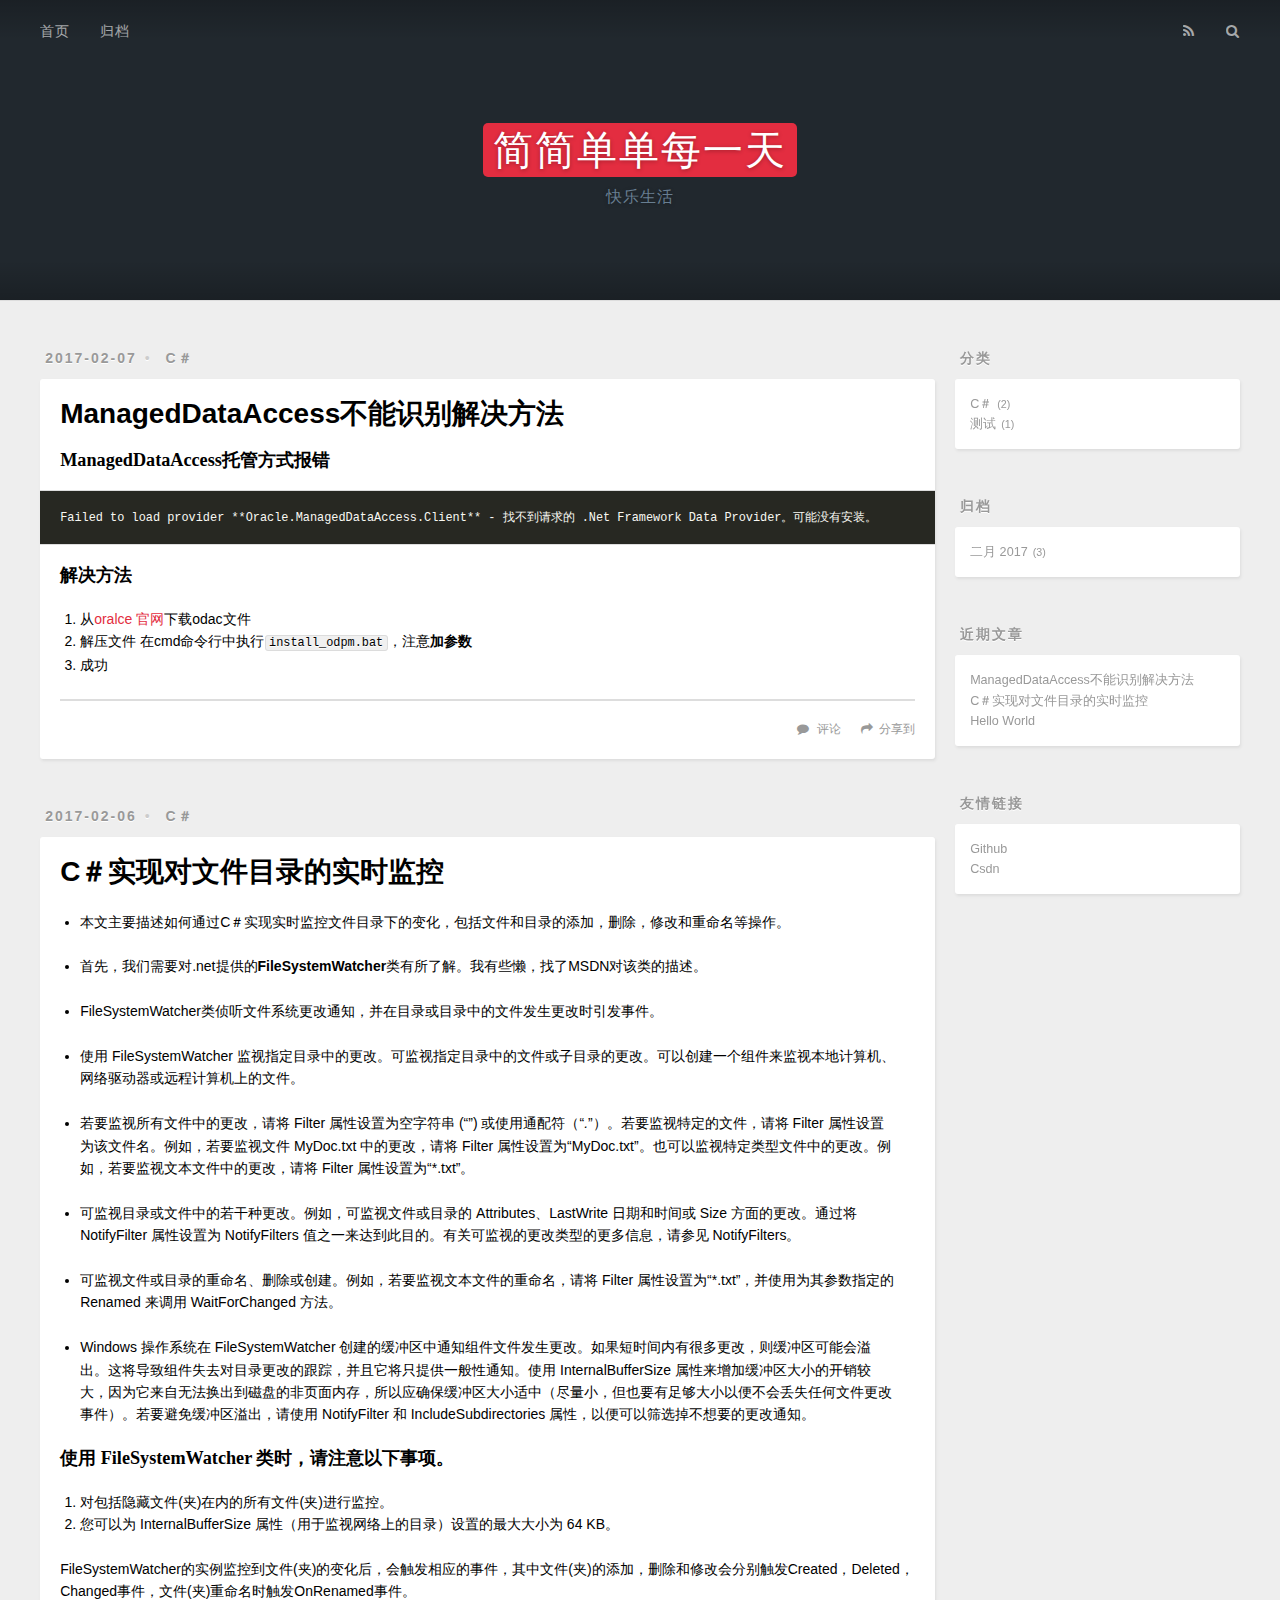
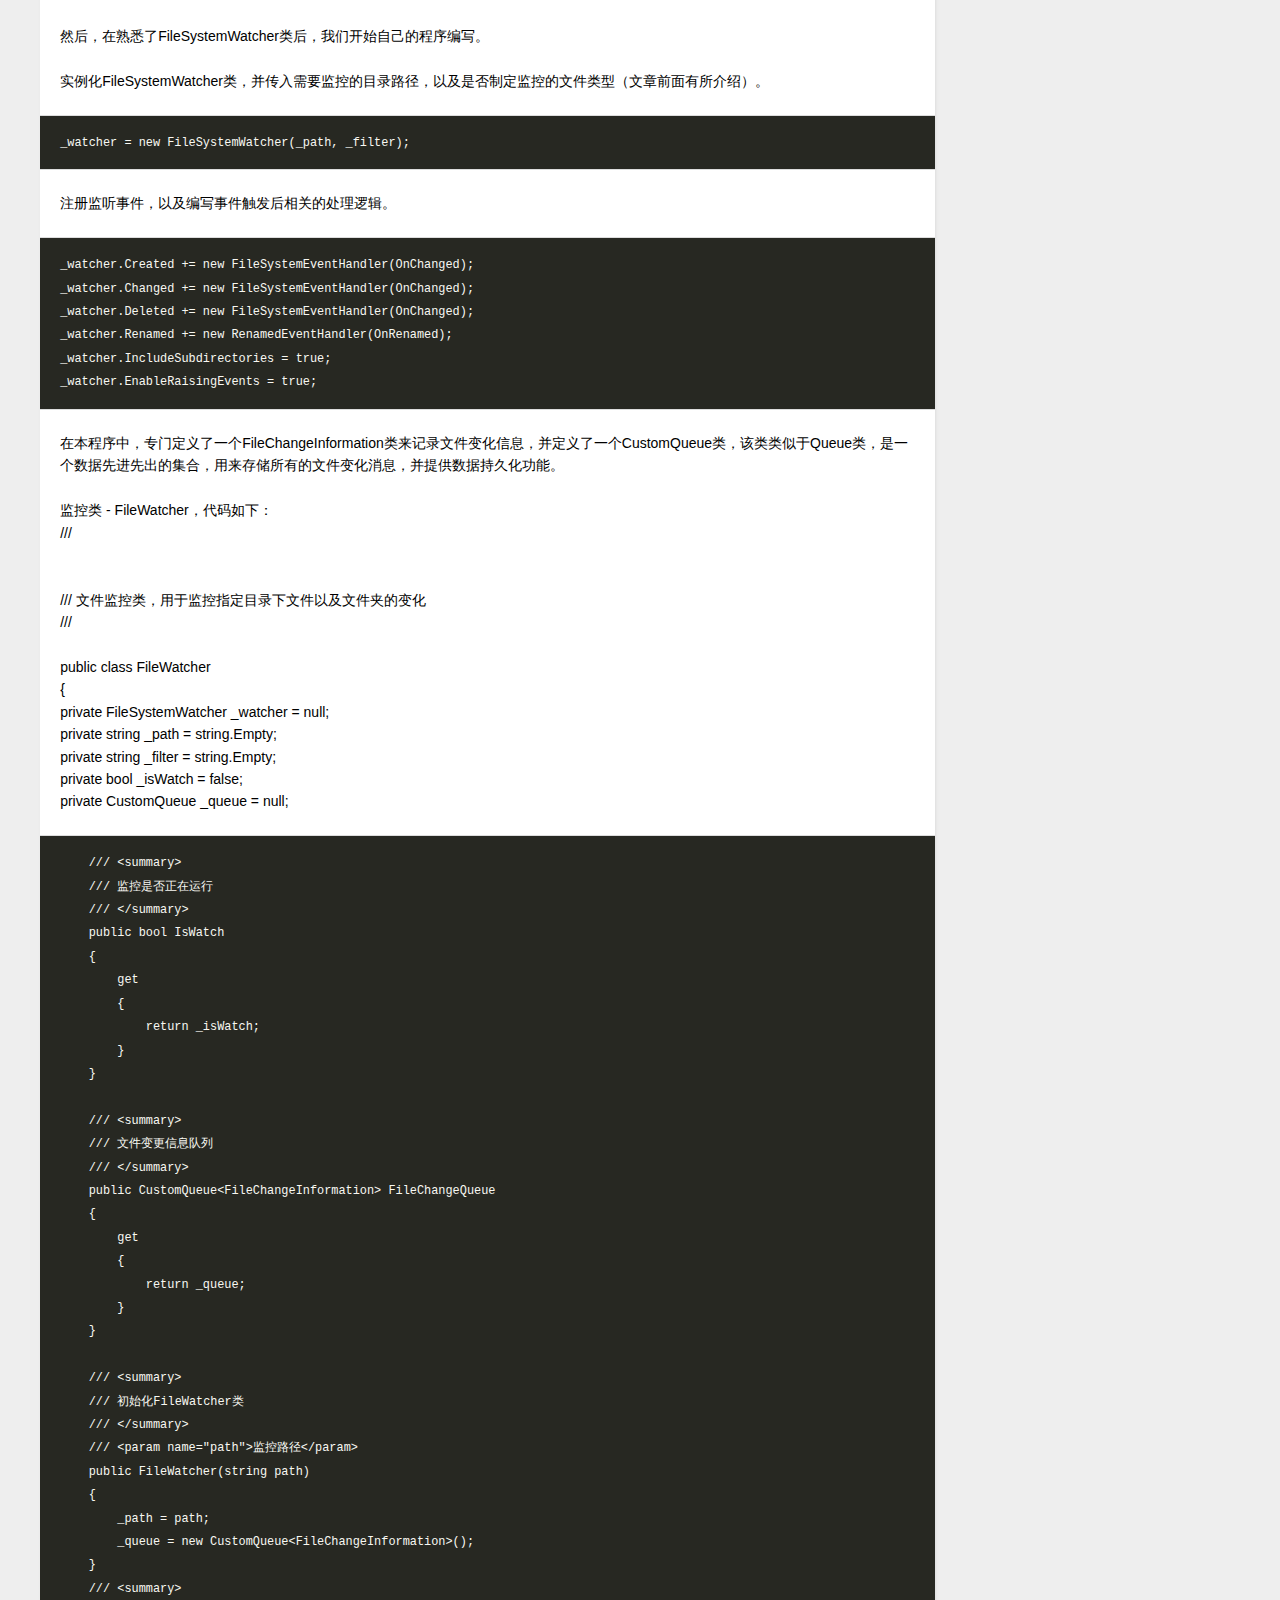
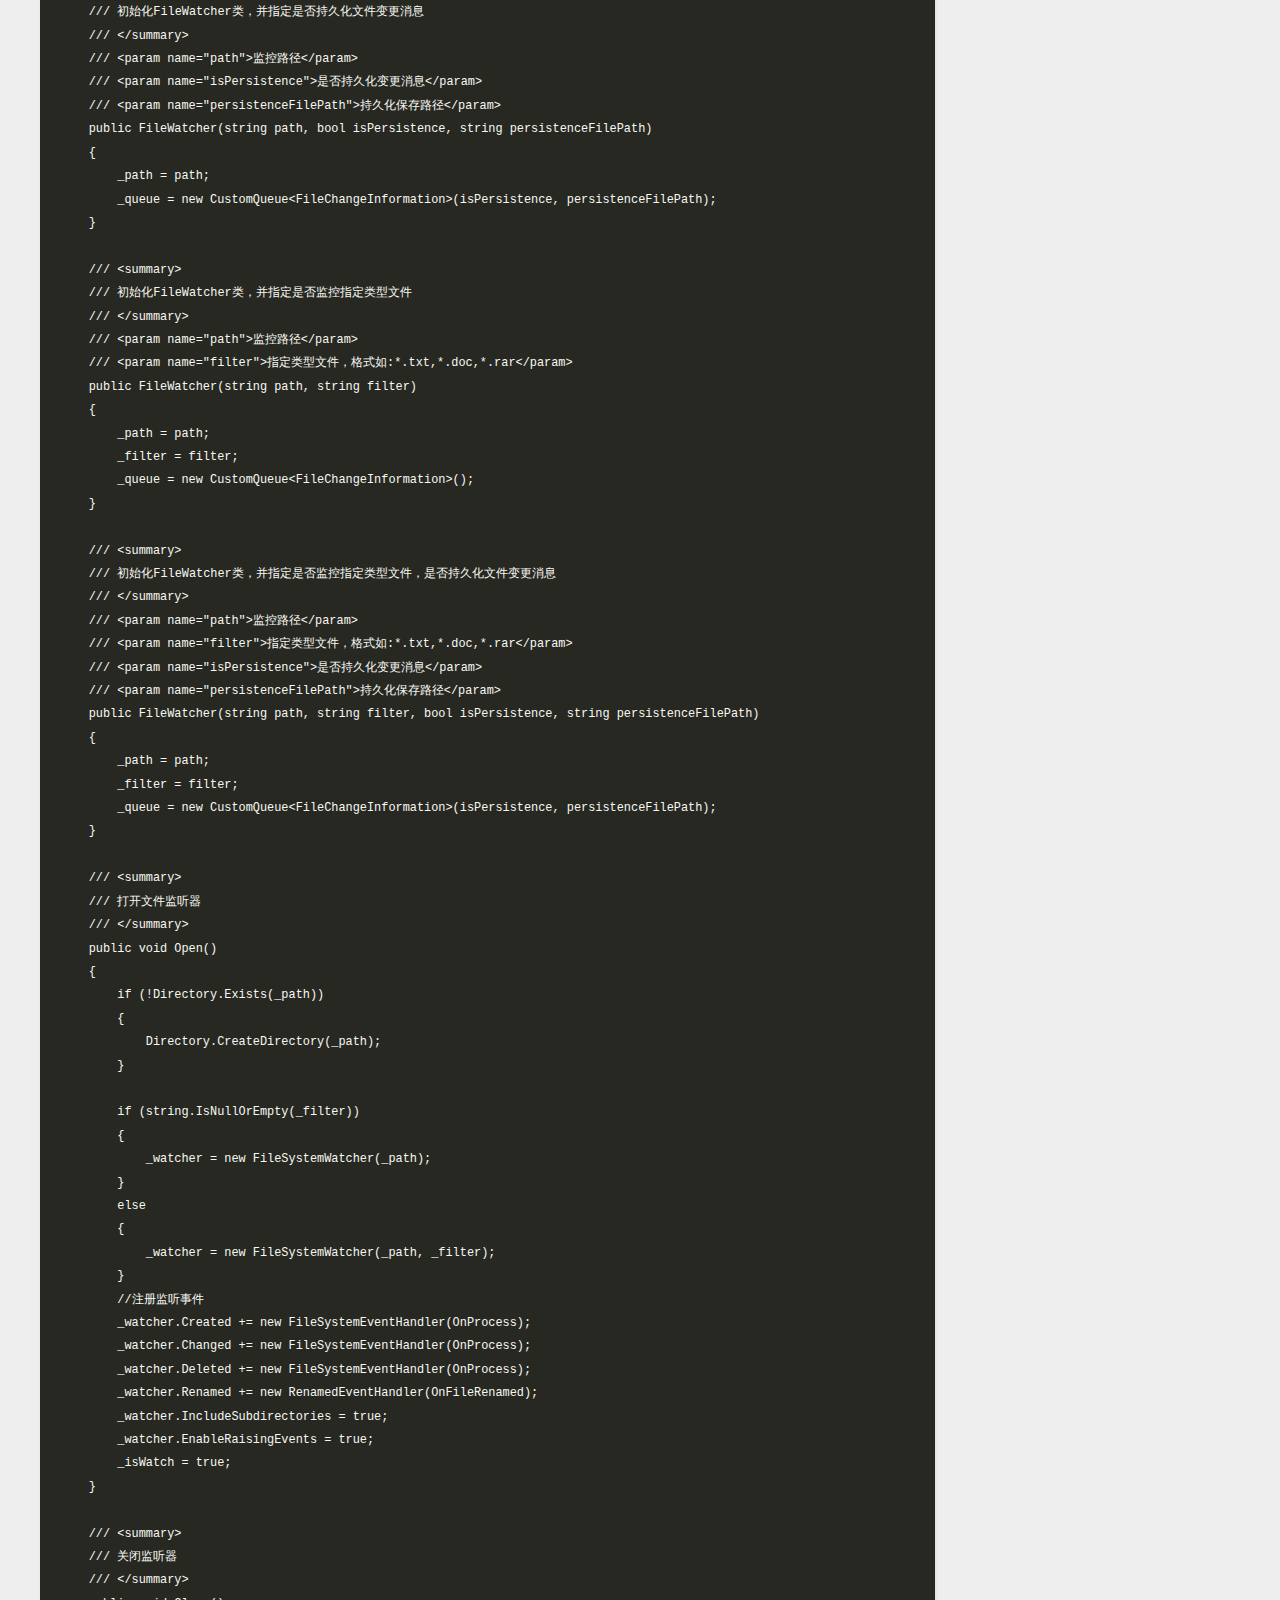
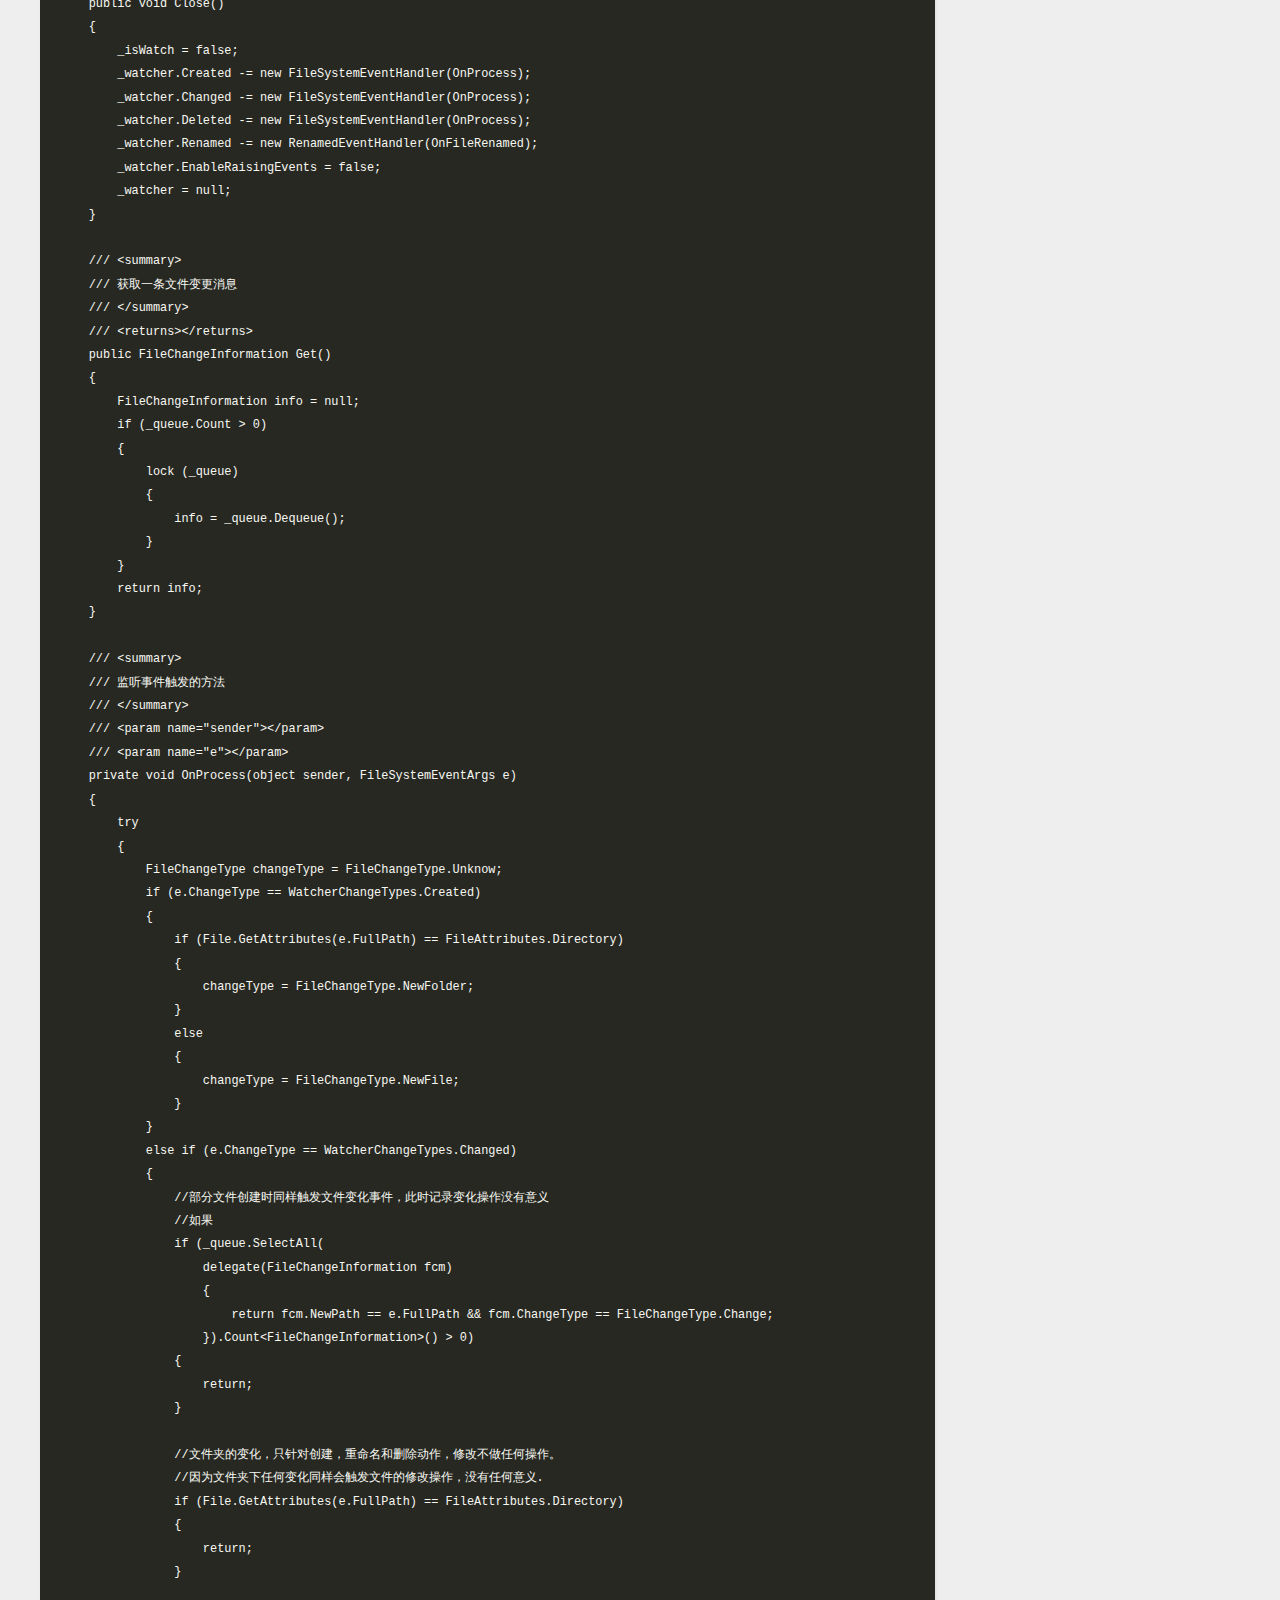
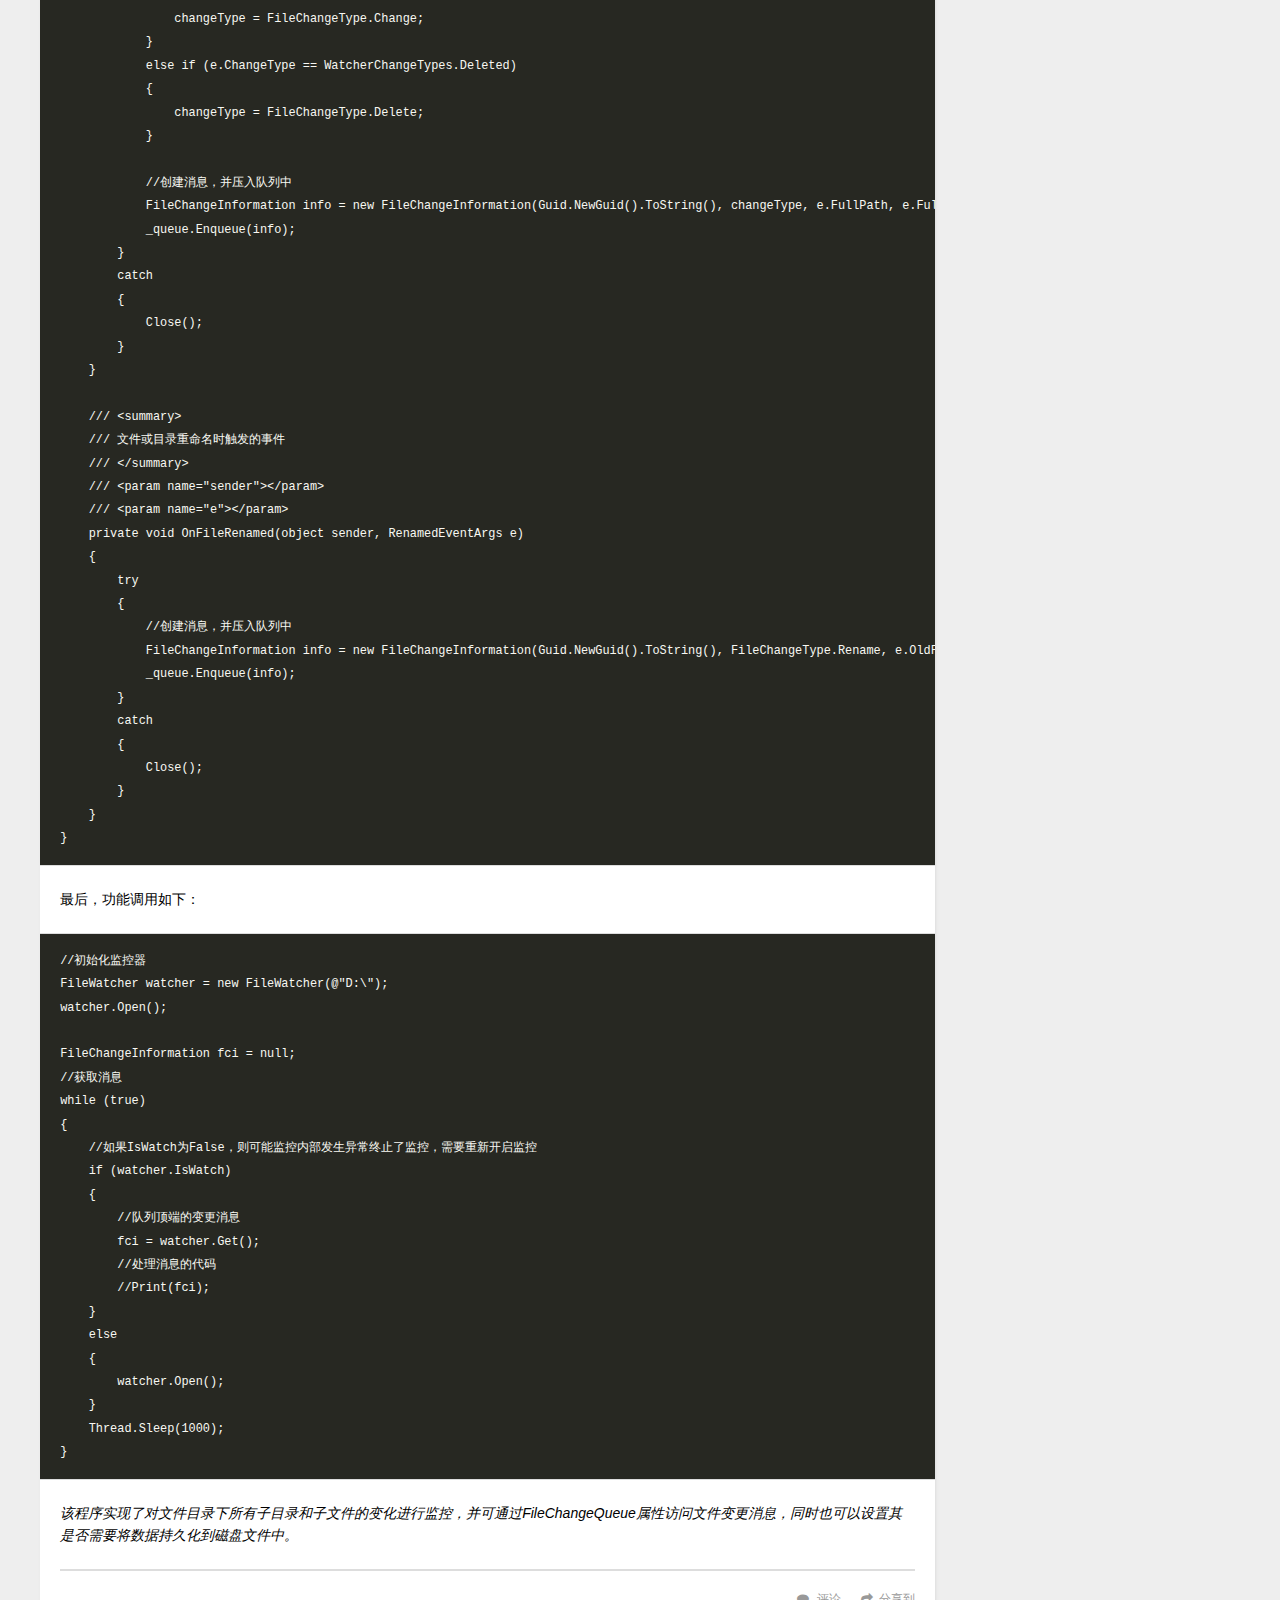
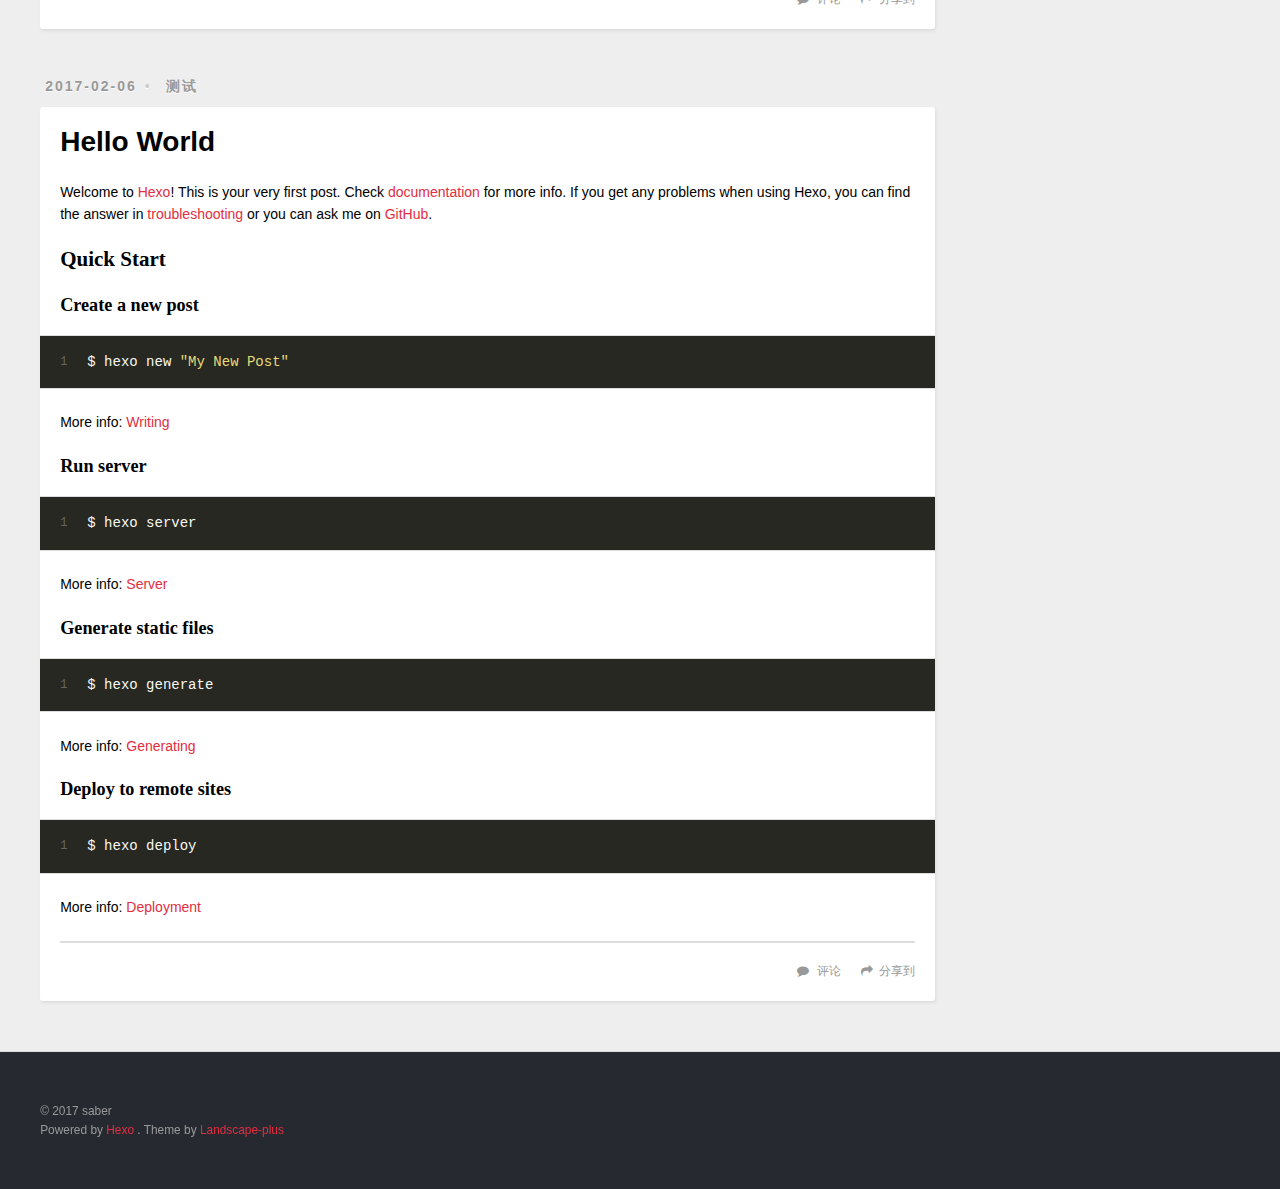
<file: archives/2017/02/index.html>
<!DOCTYPE html>
<html>
<head>
  <meta charset="utf-8">
  
  <title>Archives: 2017/2 | 简简单单每一天</title>
  <meta name="viewport" content="width=device-width, initial-scale=1, maximum-scale=1">
  <meta property="og:type" content="website">
<meta property="og:title" content="简简单单每一天">
<meta property="og:url" content="https://sabertang.github.io/archives/2017/02/index.html">
<meta property="og:site_name" content="简简单单每一天">
<meta name="twitter:card" content="summary">
<meta name="twitter:title" content="简简单单每一天">
  
    <link rel="alternative" href="/atom.xml" title="简简单单每一天" type="application/atom+xml">
  
  
    <link rel="icon" href="/favicon.png">
  
  <link rel="stylesheet" href="/css/style.css">
  <!--[if lt IE 9]><script src="//cdnjs.cloudflare.com/ajax/libs/html5shiv/3.7/html5shiv.min.js"></script><![endif]-->
  
</head>
<body>
<div id="container">
  <div id="wrap">
    <header id="header">
  <div id="banner"></div>
  <div id="header-outer" class="outer">
    <div id="header-title" class="inner">
      <h1 id="logo-wrap">
        <a href="/" id="logo">简简单单每一天</a>
      </h1>
      
        <h2 id="subtitle-wrap">
          <a href="/" id="subtitle">快乐生活</a>
        </h2>
      
    </div>
    <div id="header-inner" class="inner">
      <nav id="main-nav">
        <a id="main-nav-toggle" class="nav-icon"></a>
        
          <a class="main-nav-link" href="/">首页</a>
        
          <a class="main-nav-link" href="/archives">归档</a>
        
      </nav>
      <nav id="sub-nav">
        
          <a id="nav-rss-link" class="nav-icon" href="/atom.xml" title="RSS Feed"></a>
        
        <a id="nav-search-btn" class="nav-icon" title="Search"></a>
      </nav>
      <div id="search-form-wrap">
        <form action="//www.baidu.com/baidu" method="get" accept-charset="utf-8" class="search-form">
          <input type="search" name="word" maxlength="20" class="search-form-input" placeholder="Search">
          <input type="submit" value="" class="search-form-submit">
          <input name=tn type=hidden value="bds">
          <input name=cl type=hidden value="3">
          <input name=ct type=hidden value="2097152">
          <input type="hidden" name="si" value="sabertang.github.io">
        </form>
      </div>
    </div>
  </div>
</header>
    <div class="outer">
      <section id="main">
  
    <article id="w-ManagedDataAccess不能识别解决方法" class="article article-type-w" itemscope itemprop="blogPost">
  <div class="article-meta">
    <a href="/2017/02/07/ManagedDataAccess不能识别解决方法/" class="article-date">
  <time datetime="2017-02-07T09:24:50.000Z" itemprop="datePublished">2017-02-07</time>
</a>
    
  <div class="article-category">
    <a class="article-category-link" href="/categories/C＃/">C＃</a>
  </div>

  </div>
  <div class="article-inner">
    
    
      <header class="article-header">
        
  
    <h1 itemprop="name">
      <a class="article-title" href="/2017/02/07/ManagedDataAccess不能识别解决方法/">ManagedDataAccess不能识别解决方法</a>
    </h1>
  

      </header>
    
    <div class="article-entry" itemprop="articleBody">
      
        <h3 id="ManagedDataAccess托管方式报错"><a href="#ManagedDataAccess托管方式报错" class="headerlink" title="ManagedDataAccess托管方式报错"></a>ManagedDataAccess托管方式报错</h3><pre><code>Failed to load provider **Oracle.ManagedDataAccess.Client** - 找不到请求的 .Net Framework Data Provider。可能没有安装。
</code></pre><h3 id="解决方法"><a href="#解决方法" class="headerlink" title="解决方法"></a>解决方法</h3><ol>
<li>从<a href="http://www.oracle.com/technetwork/database/windows/downloads/utilsoft-087491.html" target="_blank" rel="external">oralce 官网</a>下载odac文件</li>
<li>解压文件 在cmd命令行中执行<code>install_odpm.bat</code>，注意<strong>加参数</strong></li>
<li>成功</li>
</ol>

      
    </div>
    <footer class="article-footer">
      
        <a data-url="https://sabertang.github.io/2017/02/07/ManagedDataAccess不能识别解决方法/" data-id="ciyvbsg0n0001acqkk40u1su3" class="article-share-link" data-share="baidu" data-title="ManagedDataAccess不能识别解决方法">分享到</a>
      

      
        <a href="https://sabertang.github.io/2017/02/07/ManagedDataAccess不能识别解决方法/#ds-thread" class="article-comment-link">评论</a>
      

      
    </footer>
  </div>
  
</article>


  
    <article id="post-C＃实现对文件目录的实时监控" class="article article-type-post" itemscope itemprop="blogPost">
  <div class="article-meta">
    <a href="/2017/02/06/C＃实现对文件目录的实时监控/" class="article-date">
  <time datetime="2017-02-06T09:14:54.000Z" itemprop="datePublished">2017-02-06</time>
</a>
    
  <div class="article-category">
    <a class="article-category-link" href="/categories/C＃/">C＃</a>
  </div>

  </div>
  <div class="article-inner">
    
    
      <header class="article-header">
        
  
    <h1 itemprop="name">
      <a class="article-title" href="/2017/02/06/C＃实现对文件目录的实时监控/">C＃实现对文件目录的实时监控</a>
    </h1>
  

      </header>
    
    <div class="article-entry" itemprop="articleBody">
      
        <ul>
<li><p>本文主要描述如何通过C＃实现实时监控文件目录下的变化，包括文件和目录的添加，删除，修改和重命名等操作。</p>
</li>
<li><p>首先，我们需要对.net提供的<strong>FileSystemWatcher</strong>类有所了解。我有些懒，找了MSDN对该类的描述。</p>
</li>
<li><p>FileSystemWatcher类侦听文件系统更改通知，并在目录或目录中的文件发生更改时引发事件。</p>
</li>
<li><p>使用 FileSystemWatcher 监视指定目录中的更改。可监视指定目录中的文件或子目录的更改。可以创建一个组件来监视本地计算机、网络驱动器或远程计算机上的文件。</p>
</li>
<li><p>若要监视所有文件中的更改，请将 Filter 属性设置为空字符串 (“”) 或使用通配符（“<em>.</em>”）。若要监视特定的文件，请将 Filter 属性设置为该文件名。例如，若要监视文件 MyDoc.txt 中的更改，请将 Filter 属性设置为“MyDoc.txt”。也可以监视特定类型文件中的更改。例如，若要监视文本文件中的更改，请将 Filter 属性设置为“*.txt”。</p>
</li>
<li><p>可监视目录或文件中的若干种更改。例如，可监视文件或目录的 Attributes、LastWrite 日期和时间或 Size 方面的更改。通过将 NotifyFilter 属性设置为 NotifyFilters 值之一来达到此目的。有关可监视的更改类型的更多信息，请参见 NotifyFilters。</p>
</li>
<li><p>可监视文件或目录的重命名、删除或创建。例如，若要监视文本文件的重命名，请将 Filter 属性设置为“*.txt”，并使用为其参数指定的 Renamed 来调用 WaitForChanged 方法。</p>
</li>
<li><p>Windows 操作系统在 FileSystemWatcher 创建的缓冲区中通知组件文件发生更改。如果短时间内有很多更改，则缓冲区可能会溢出。这将导致组件失去对目录更改的跟踪，并且它将只提供一般性通知。使用 InternalBufferSize 属性来增加缓冲区大小的开销较大，因为它来自无法换出到磁盘的非页面内存，所以应确保缓冲区大小适中（尽量小，但也要有足够大小以便不会丢失任何文件更改事件）。若要避免缓冲区溢出，请使用 NotifyFilter 和 IncludeSubdirectories 属性，以便可以筛选掉不想要的更改通知。</p>
</li>
</ul>
<h3 id="使用-FileSystemWatcher-类时，请注意以下事项。"><a href="#使用-FileSystemWatcher-类时，请注意以下事项。" class="headerlink" title="使用 FileSystemWatcher 类时，请注意以下事项。"></a>使用 FileSystemWatcher 类时，请注意以下事项。</h3><ol>
<li>对包括隐藏文件(夹)在内的所有文件(夹)进行监控。</li>
<li>您可以为 InternalBufferSize 属性（用于监视网络上的目录）设置的最大大小为 64 KB。</li>
</ol>
<p>FileSystemWatcher的实例监控到文件(夹)的变化后，会触发相应的事件，其中文件(夹)的添加，删除和修改会分别触发Created，Deleted，Changed事件，文件(夹)重命名时触发OnRenamed事件。</p>
<p>然后，在熟悉了FileSystemWatcher类后，我们开始自己的程序编写。</p>
<p>实例化FileSystemWatcher类，并传入需要监控的目录路径，以及是否制定监控的文件类型（文章前面有所介绍）。</p>
<pre><code>_watcher = new FileSystemWatcher(_path, _filter);
</code></pre><p>注册监听事件，以及编写事件触发后相关的处理逻辑。</p>
<pre><code>_watcher.Created += new FileSystemEventHandler(OnChanged);     
_watcher.Changed += new FileSystemEventHandler(OnChanged);    
_watcher.Deleted += new FileSystemEventHandler(OnChanged);      
_watcher.Renamed += new RenamedEventHandler(OnRenamed);    
_watcher.IncludeSubdirectories = true;       
_watcher.EnableRaisingEvents = true;    
</code></pre><p>在本程序中，专门定义了一个FileChangeInformation类来记录文件变化信息，并定义了一个CustomQueue类，该类类似于Queue类，是一个数据先进先出的集合，用来存储所有的文件变化消息，并提供数据持久化功能。              </p>
<p>监控类 - FileWatcher，代码如下：<br>    /// <summary><br>    /// 文件监控类，用于监控指定目录下文件以及文件夹的变化<br>    /// </summary><br>    public class FileWatcher<br>    {<br>        private FileSystemWatcher _watcher = null;<br>        private string _path = string.Empty;<br>        private string _filter = string.Empty;<br>        private bool _isWatch = false;<br>        private CustomQueue<filechangeinformation> _queue = null;</filechangeinformation></p>
<pre><code>    /// &lt;summary&gt;
    /// 监控是否正在运行
    /// &lt;/summary&gt;
    public bool IsWatch
    {
        get
        {
            return _isWatch;
        }
    }

    /// &lt;summary&gt;
    /// 文件变更信息队列
    /// &lt;/summary&gt;
    public CustomQueue&lt;FileChangeInformation&gt; FileChangeQueue
    {
        get
        {
            return _queue;
        }
    }

    /// &lt;summary&gt;
    /// 初始化FileWatcher类
    /// &lt;/summary&gt;
    /// &lt;param name=&quot;path&quot;&gt;监控路径&lt;/param&gt;
    public FileWatcher(string path)
    {
        _path = path;
        _queue = new CustomQueue&lt;FileChangeInformation&gt;();
    }
    /// &lt;summary&gt;
    /// 初始化FileWatcher类，并指定是否持久化文件变更消息
    /// &lt;/summary&gt;
    /// &lt;param name=&quot;path&quot;&gt;监控路径&lt;/param&gt;
    /// &lt;param name=&quot;isPersistence&quot;&gt;是否持久化变更消息&lt;/param&gt;
    /// &lt;param name=&quot;persistenceFilePath&quot;&gt;持久化保存路径&lt;/param&gt;
    public FileWatcher(string path, bool isPersistence, string persistenceFilePath)
    {
        _path = path;
        _queue = new CustomQueue&lt;FileChangeInformation&gt;(isPersistence, persistenceFilePath);
    }

    /// &lt;summary&gt;
    /// 初始化FileWatcher类，并指定是否监控指定类型文件
    /// &lt;/summary&gt;
    /// &lt;param name=&quot;path&quot;&gt;监控路径&lt;/param&gt;
    /// &lt;param name=&quot;filter&quot;&gt;指定类型文件，格式如:*.txt,*.doc,*.rar&lt;/param&gt;
    public FileWatcher(string path, string filter)
    {
        _path = path;
        _filter = filter;
        _queue = new CustomQueue&lt;FileChangeInformation&gt;();
    }

    /// &lt;summary&gt;
    /// 初始化FileWatcher类，并指定是否监控指定类型文件，是否持久化文件变更消息
    /// &lt;/summary&gt;
    /// &lt;param name=&quot;path&quot;&gt;监控路径&lt;/param&gt;
    /// &lt;param name=&quot;filter&quot;&gt;指定类型文件，格式如:*.txt,*.doc,*.rar&lt;/param&gt;
    /// &lt;param name=&quot;isPersistence&quot;&gt;是否持久化变更消息&lt;/param&gt;
    /// &lt;param name=&quot;persistenceFilePath&quot;&gt;持久化保存路径&lt;/param&gt;
    public FileWatcher(string path, string filter, bool isPersistence, string persistenceFilePath)
    {
        _path = path;
        _filter = filter;
        _queue = new CustomQueue&lt;FileChangeInformation&gt;(isPersistence, persistenceFilePath);
    }

    /// &lt;summary&gt;
    /// 打开文件监听器
    /// &lt;/summary&gt;
    public void Open()
    {
        if (!Directory.Exists(_path))
        {
            Directory.CreateDirectory(_path);
        }

        if (string.IsNullOrEmpty(_filter))
        {
            _watcher = new FileSystemWatcher(_path);
        }
        else
        {
            _watcher = new FileSystemWatcher(_path, _filter);
        }
        //注册监听事件
        _watcher.Created += new FileSystemEventHandler(OnProcess);
        _watcher.Changed += new FileSystemEventHandler(OnProcess);
        _watcher.Deleted += new FileSystemEventHandler(OnProcess);
        _watcher.Renamed += new RenamedEventHandler(OnFileRenamed);
        _watcher.IncludeSubdirectories = true;
        _watcher.EnableRaisingEvents = true;
        _isWatch = true;
    }

    /// &lt;summary&gt;
    /// 关闭监听器
    /// &lt;/summary&gt;
    public void Close()
    {
        _isWatch = false;
        _watcher.Created -= new FileSystemEventHandler(OnProcess);
        _watcher.Changed -= new FileSystemEventHandler(OnProcess);
        _watcher.Deleted -= new FileSystemEventHandler(OnProcess);
        _watcher.Renamed -= new RenamedEventHandler(OnFileRenamed);
        _watcher.EnableRaisingEvents = false;
        _watcher = null;
    }

    /// &lt;summary&gt;
    /// 获取一条文件变更消息
    /// &lt;/summary&gt;
    /// &lt;returns&gt;&lt;/returns&gt;
    public FileChangeInformation Get()
    {
        FileChangeInformation info = null;
        if (_queue.Count &gt; 0)
        {
            lock (_queue)
            {
                info = _queue.Dequeue();
            }
        }
        return info;
    }

    /// &lt;summary&gt;
    /// 监听事件触发的方法
    /// &lt;/summary&gt;
    /// &lt;param name=&quot;sender&quot;&gt;&lt;/param&gt;
    /// &lt;param name=&quot;e&quot;&gt;&lt;/param&gt;
    private void OnProcess(object sender, FileSystemEventArgs e)
    {
        try
        {
            FileChangeType changeType = FileChangeType.Unknow;
            if (e.ChangeType == WatcherChangeTypes.Created)
            {
                if (File.GetAttributes(e.FullPath) == FileAttributes.Directory)
                {
                    changeType = FileChangeType.NewFolder;
                }
                else
                {
                    changeType = FileChangeType.NewFile;
                }
            }
            else if (e.ChangeType == WatcherChangeTypes.Changed)
            {
                //部分文件创建时同样触发文件变化事件，此时记录变化操作没有意义
                //如果
                if (_queue.SelectAll(
                    delegate(FileChangeInformation fcm)
                    {
                        return fcm.NewPath == e.FullPath &amp;&amp; fcm.ChangeType == FileChangeType.Change;
                    }).Count&lt;FileChangeInformation&gt;() &gt; 0)
                {
                    return;
                }

                //文件夹的变化，只针对创建，重命名和删除动作，修改不做任何操作。
                //因为文件夹下任何变化同样会触发文件的修改操作，没有任何意义.
                if (File.GetAttributes(e.FullPath) == FileAttributes.Directory)
                {
                    return;
                }

                changeType = FileChangeType.Change;
            }
            else if (e.ChangeType == WatcherChangeTypes.Deleted)
            {
                changeType = FileChangeType.Delete;
            }

            //创建消息，并压入队列中
            FileChangeInformation info = new FileChangeInformation(Guid.NewGuid().ToString(), changeType, e.FullPath, e.FullPath, e.Name, e.Name);
            _queue.Enqueue(info);
        }
        catch
        {
            Close();
        }
    }

    /// &lt;summary&gt;
    /// 文件或目录重命名时触发的事件
    /// &lt;/summary&gt;
    /// &lt;param name=&quot;sender&quot;&gt;&lt;/param&gt;
    /// &lt;param name=&quot;e&quot;&gt;&lt;/param&gt;
    private void OnFileRenamed(object sender, RenamedEventArgs e)
    {
        try
        {
            //创建消息，并压入队列中
            FileChangeInformation info = new FileChangeInformation(Guid.NewGuid().ToString(), FileChangeType.Rename, e.OldFullPath, e.FullPath, e.OldName, e.Name);
            _queue.Enqueue(info);
        }
        catch
        {
            Close();
        }
    }
}
</code></pre><p>最后，功能调用如下：</p>
<pre><code>//初始化监控器
FileWatcher watcher = new FileWatcher(@&quot;D:\&quot;);
watcher.Open();

FileChangeInformation fci = null;
//获取消息
while (true)
{
    //如果IsWatch为False，则可能监控内部发生异常终止了监控，需要重新开启监控
    if (watcher.IsWatch)
    {
        //队列顶端的变更消息
        fci = watcher.Get();
        //处理消息的代码
        //Print(fci);
    }
    else
    {
        watcher.Open();
    }
    Thread.Sleep(1000);
}
</code></pre><p><em>该程序实现了对文件目录下所有子目录和子文件的变化进行监控，并可通过FileChangeQueue属性访问文件变更消息，同时也可以设置其是否需要将数据持久化到磁盘文件中。</em></p>

      
    </div>
    <footer class="article-footer">
      
        <a data-url="https://sabertang.github.io/2017/02/06/C＃实现对文件目录的实时监控/" data-id="ciyvbsg0j0000acqk1khkwchc" class="article-share-link" data-share="baidu" data-title="C＃实现对文件目录的实时监控">分享到</a>
      

      
        <a href="https://sabertang.github.io/2017/02/06/C＃实现对文件目录的实时监控/#ds-thread" class="article-comment-link">评论</a>
      

      
    </footer>
  </div>
  
</article>


  
    <article id="post-hello-world" class="article article-type-post" itemscope itemprop="blogPost">
  <div class="article-meta">
    <a href="/2017/02/06/hello-world/" class="article-date">
  <time datetime="2017-02-06T05:01:38.255Z" itemprop="datePublished">2017-02-06</time>
</a>
    
  <div class="article-category">
    <a class="article-category-link" href="/categories/测试/">测试</a>
  </div>

  </div>
  <div class="article-inner">
    
    
      <header class="article-header">
        
  
    <h1 itemprop="name">
      <a class="article-title" href="/2017/02/06/hello-world/">Hello World</a>
    </h1>
  

      </header>
    
    <div class="article-entry" itemprop="articleBody">
      
        <p>Welcome to <a href="https://hexo.io/" target="_blank" rel="external">Hexo</a>! This is your very first post. Check <a href="https://hexo.io/docs/" target="_blank" rel="external">documentation</a> for more info. If you get any problems when using Hexo, you can find the answer in <a href="https://hexo.io/docs/troubleshooting.html" target="_blank" rel="external">troubleshooting</a> or you can ask me on <a href="https://github.com/hexojs/hexo/issues" target="_blank" rel="external">GitHub</a>.</p>
<h2 id="Quick-Start"><a href="#Quick-Start" class="headerlink" title="Quick Start"></a>Quick Start</h2><h3 id="Create-a-new-post"><a href="#Create-a-new-post" class="headerlink" title="Create a new post"></a>Create a new post</h3><figure class="highlight bash"><table><tr><td class="gutter"><pre><div class="line">1</div></pre></td><td class="code"><pre><div class="line">$ hexo new <span class="string">"My New Post"</span></div></pre></td></tr></table></figure>
<p>More info: <a href="https://hexo.io/docs/writing.html" target="_blank" rel="external">Writing</a></p>
<h3 id="Run-server"><a href="#Run-server" class="headerlink" title="Run server"></a>Run server</h3><figure class="highlight bash"><table><tr><td class="gutter"><pre><div class="line">1</div></pre></td><td class="code"><pre><div class="line">$ hexo server</div></pre></td></tr></table></figure>
<p>More info: <a href="https://hexo.io/docs/server.html" target="_blank" rel="external">Server</a></p>
<h3 id="Generate-static-files"><a href="#Generate-static-files" class="headerlink" title="Generate static files"></a>Generate static files</h3><figure class="highlight bash"><table><tr><td class="gutter"><pre><div class="line">1</div></pre></td><td class="code"><pre><div class="line">$ hexo generate</div></pre></td></tr></table></figure>
<p>More info: <a href="https://hexo.io/docs/generating.html" target="_blank" rel="external">Generating</a></p>
<h3 id="Deploy-to-remote-sites"><a href="#Deploy-to-remote-sites" class="headerlink" title="Deploy to remote sites"></a>Deploy to remote sites</h3><figure class="highlight bash"><table><tr><td class="gutter"><pre><div class="line">1</div></pre></td><td class="code"><pre><div class="line">$ hexo deploy</div></pre></td></tr></table></figure>
<p>More info: <a href="https://hexo.io/docs/deployment.html" target="_blank" rel="external">Deployment</a></p>

      
    </div>
    <footer class="article-footer">
      
        <a data-url="https://sabertang.github.io/2017/02/06/hello-world/" data-id="ciyvbsg1x0006acqkb5mkp7cf" class="article-share-link" data-share="baidu" data-title="Hello World">分享到</a>
      

      
        <a href="https://sabertang.github.io/2017/02/06/hello-world/#ds-thread" class="article-comment-link">评论</a>
      

      
    </footer>
  </div>
  
</article>


  

</section>
      
      <aside id="sidebar">
  
    
  <div class="widget-wrap">
    <h3 class="widget-title">分类</h3>
    <div class="widget">
      <ul class="category-list"><li class="category-list-item"><a class="category-list-link" href="/categories/C＃/">C＃</a><span class="category-list-count">2</span></li><li class="category-list-item"><a class="category-list-link" href="/categories/测试/">测试</a><span class="category-list-count">1</span></li></ul>
    </div>
  </div>

  
    
  
    
  
    
  <div class="widget-wrap">
    <h3 class="widget-title">归档</h3>
    <div class="widget">
      <ul class="archive-list"><li class="archive-list-item"><a class="archive-list-link" href="/archives/2017/02/">二月 2017</a><span class="archive-list-count">3</span></li></ul>
    </div>
  </div>

  
    
  <div class="widget-wrap">
    <h3 class="widget-title">近期文章</h3>
    <div class="widget">
      <ul>
        
          <li>
            <a href="/2017/02/07/ManagedDataAccess不能识别解决方法/">ManagedDataAccess不能识别解决方法</a>
          </li>
        
          <li>
            <a href="/2017/02/06/C＃实现对文件目录的实时监控/">C＃实现对文件目录的实时监控</a>
          </li>
        
          <li>
            <a href="/2017/02/06/hello-world/">Hello World</a>
          </li>
        
      </ul>
    </div>
  </div>

  
    
  <div class="widget-wrap">
    <h3 class="widget-title">友情链接</h3>
    <div class="widget">
      <ul>
        
          <li>
            <a href="https://www.github.com" target="_blank">Github</a>
          </li>
        
          <li>
            <a href="http://www.csdn.net/" target="_blank">Csdn</a>
          </li>
        
      </ul>
    </div>
  </div>

  
</aside>
      
    </div>
    <footer id="footer">
  
  <div class="outer">
    <div id="footer-info" class="inner">
      &copy; 2017 saber<br>
      Powered by <a href="//hexo.io/" target="_blank">Hexo</a>
      .
      Theme by <a href="https://github.com/xiangming/landscape-plus" target="_blank">Landscape-plus</a>
    </div>
  </div>
</footer>
  </div>
  <nav id="mobile-nav">
  
    <a href="/" class="mobile-nav-link">首页</a>
  
    <a href="/archives" class="mobile-nav-link">归档</a>
  
</nav>
  <!-- totop start -->
<div id="totop">
<a title="返回顶部"><img src="/img/scrollup.png"/></a>
</div>

<!-- totop end -->

<!-- 多说公共js代码 start -->
<script type="text/javascript">
var duoshuoQuery = {short_name:"reqianduan"};
  (function() {
    var ds = document.createElement('script');
    ds.type = 'text/javascript';ds.async = true;
    ds.src = (document.location.protocol == 'https:' ? 'https:' : 'http:') + '//static.duoshuo.com/embed.js';
    ds.charset = 'UTF-8';
    (document.getElementsByTagName('head')[0]
     || document.getElementsByTagName('body')[0]).appendChild(ds);
  })();
  </script>
<!-- 多说公共js代码 end -->


<!-- 百度分享 start -->

<div id="article-share-box" class="article-share-box">
  <div id="bdshare" class="bdsharebuttonbox article-share-links">
    <a class="article-share-weibo" data-cmd="tsina" title="分享到新浪微博"></a>
    <a class="article-share-weixin" data-cmd="weixin" title="分享到微信"></a>
    <a class="article-share-qq" data-cmd="sqq" title="分享到QQ"></a>
    <a class="article-share-renren" data-cmd="renren" title="分享到人人网"></a>
    <a class="article-share-more" data-cmd="more" title="更多"></a>
  </div>
</div>
<script>
  function SetShareData(cmd, config) {
    if (shareDataTitle && shareDataUrl) {
      config.bdText = shareDataTitle;
      config.bdUrl = shareDataUrl;
    }
    return config;
  }
  window._bd_share_config={
    "common":{onBeforeClick: SetShareData},
    "share":{"bdCustomStyle":"/css/bdshare.css"}
  };
  with(document)0[(getElementsByTagName('head')[0]||body).appendChild(createElement('script')).src='//bdimg.share.baidu.com/static/api/js/share.js?cdnversion='+~(-new Date()/36e5)];
</script>

<!-- 百度分享 end -->

<script src="//cdnjs.cloudflare.com/ajax/libs/jquery/1.11.1/jquery.min.js"></script>




<script src="/js/script.js"></script>

</div>
</body>
</html>
</file>
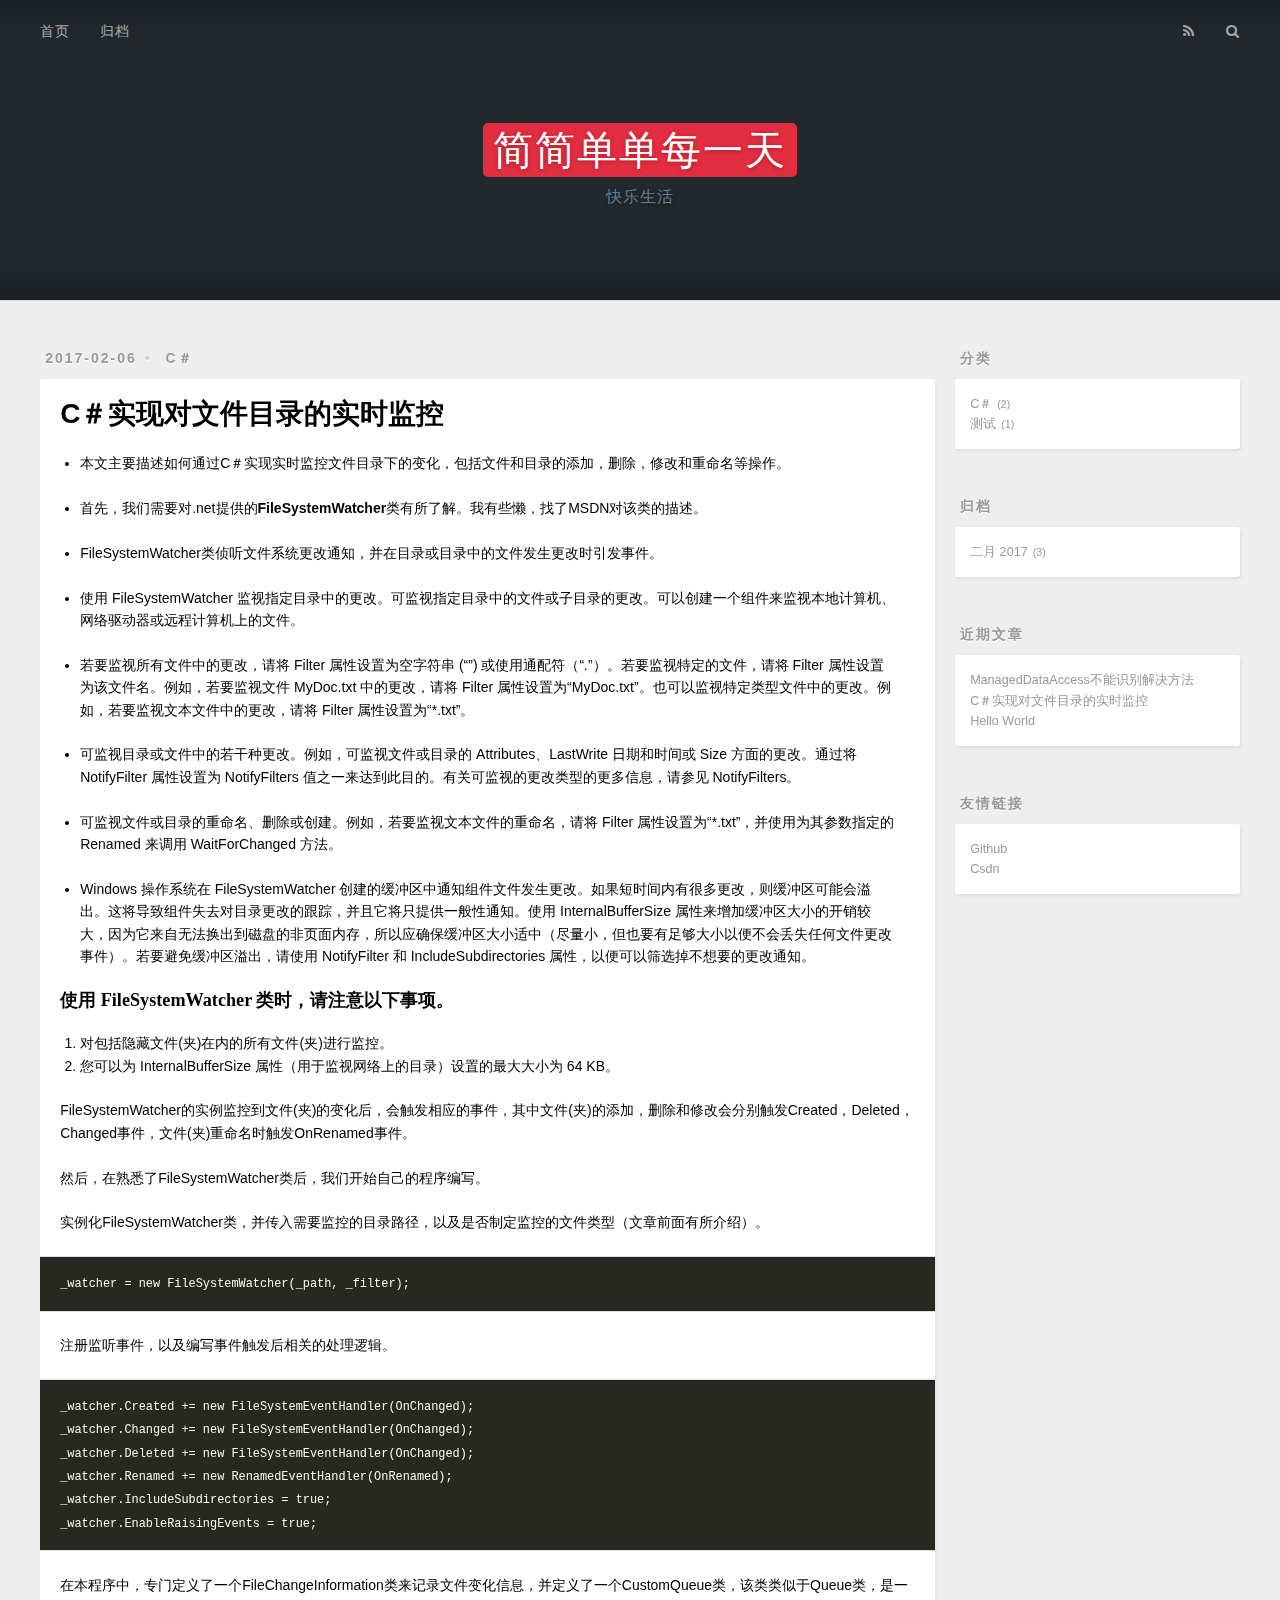
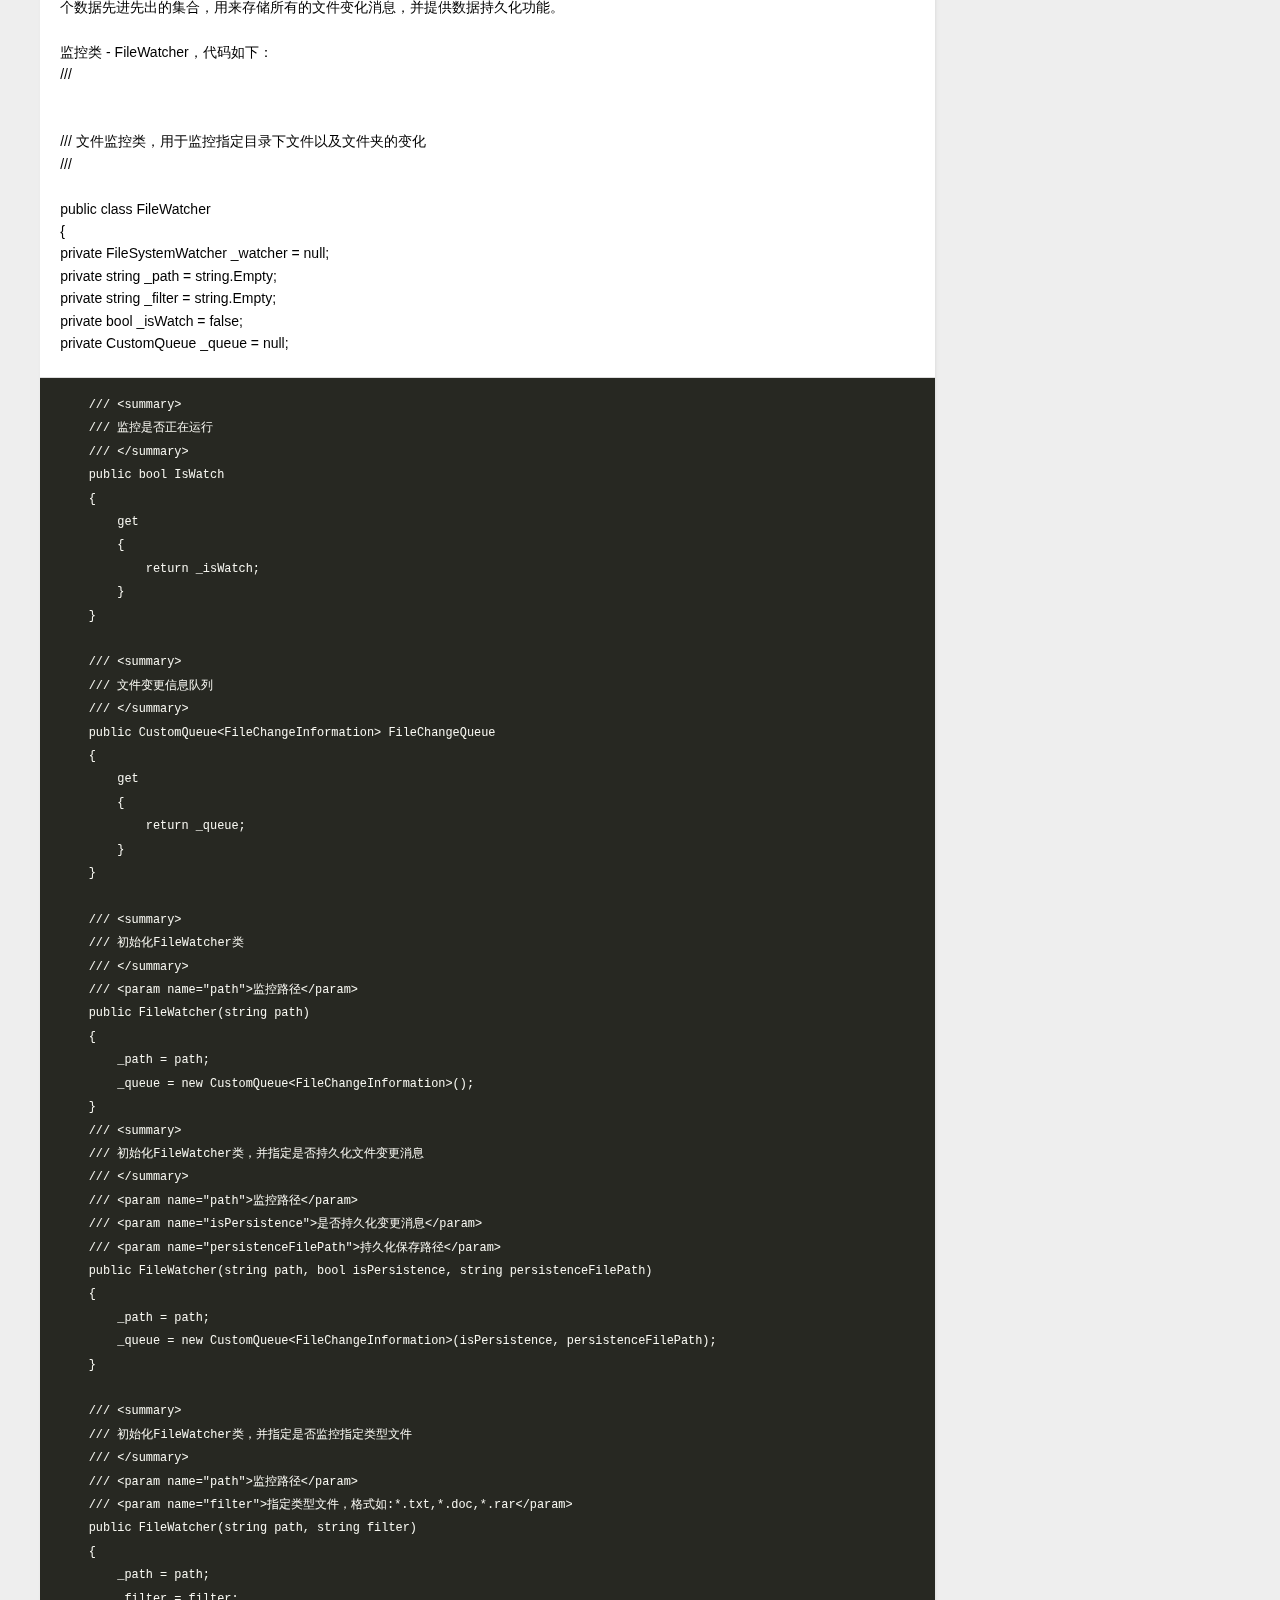
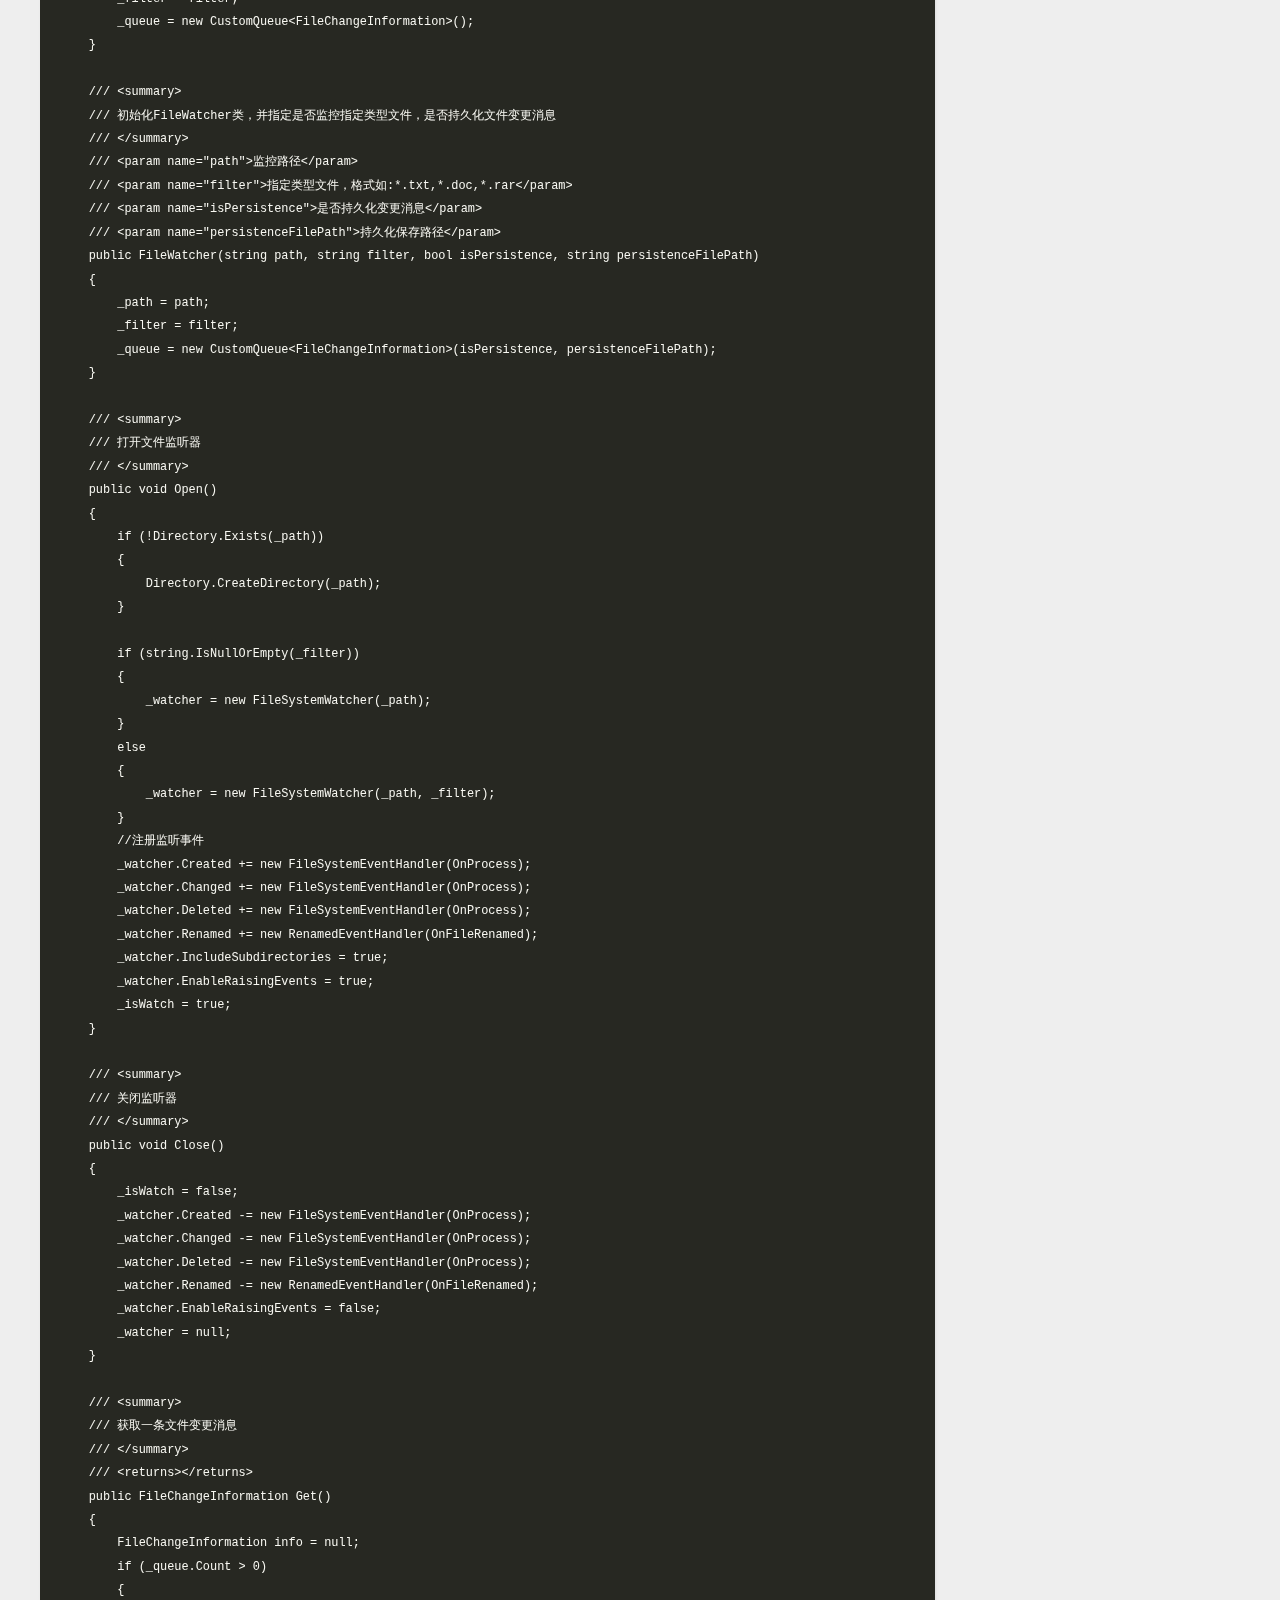
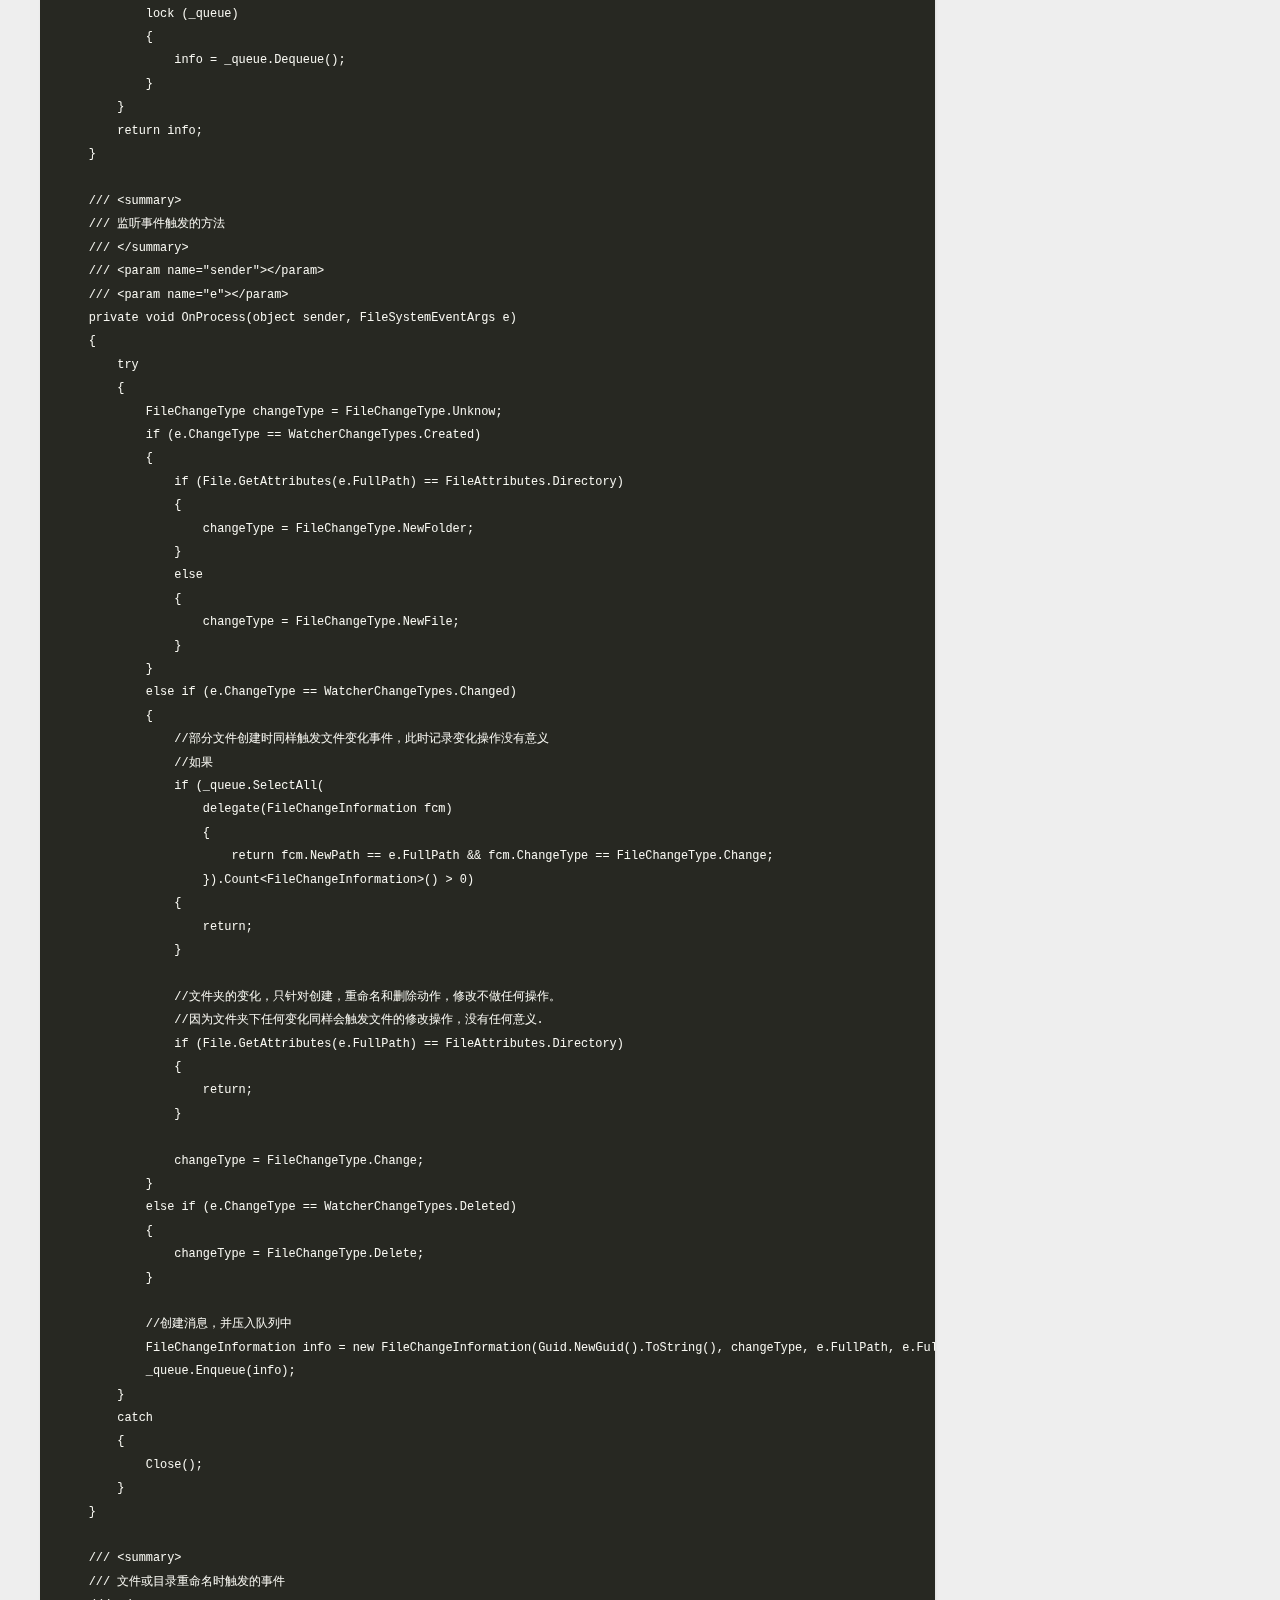
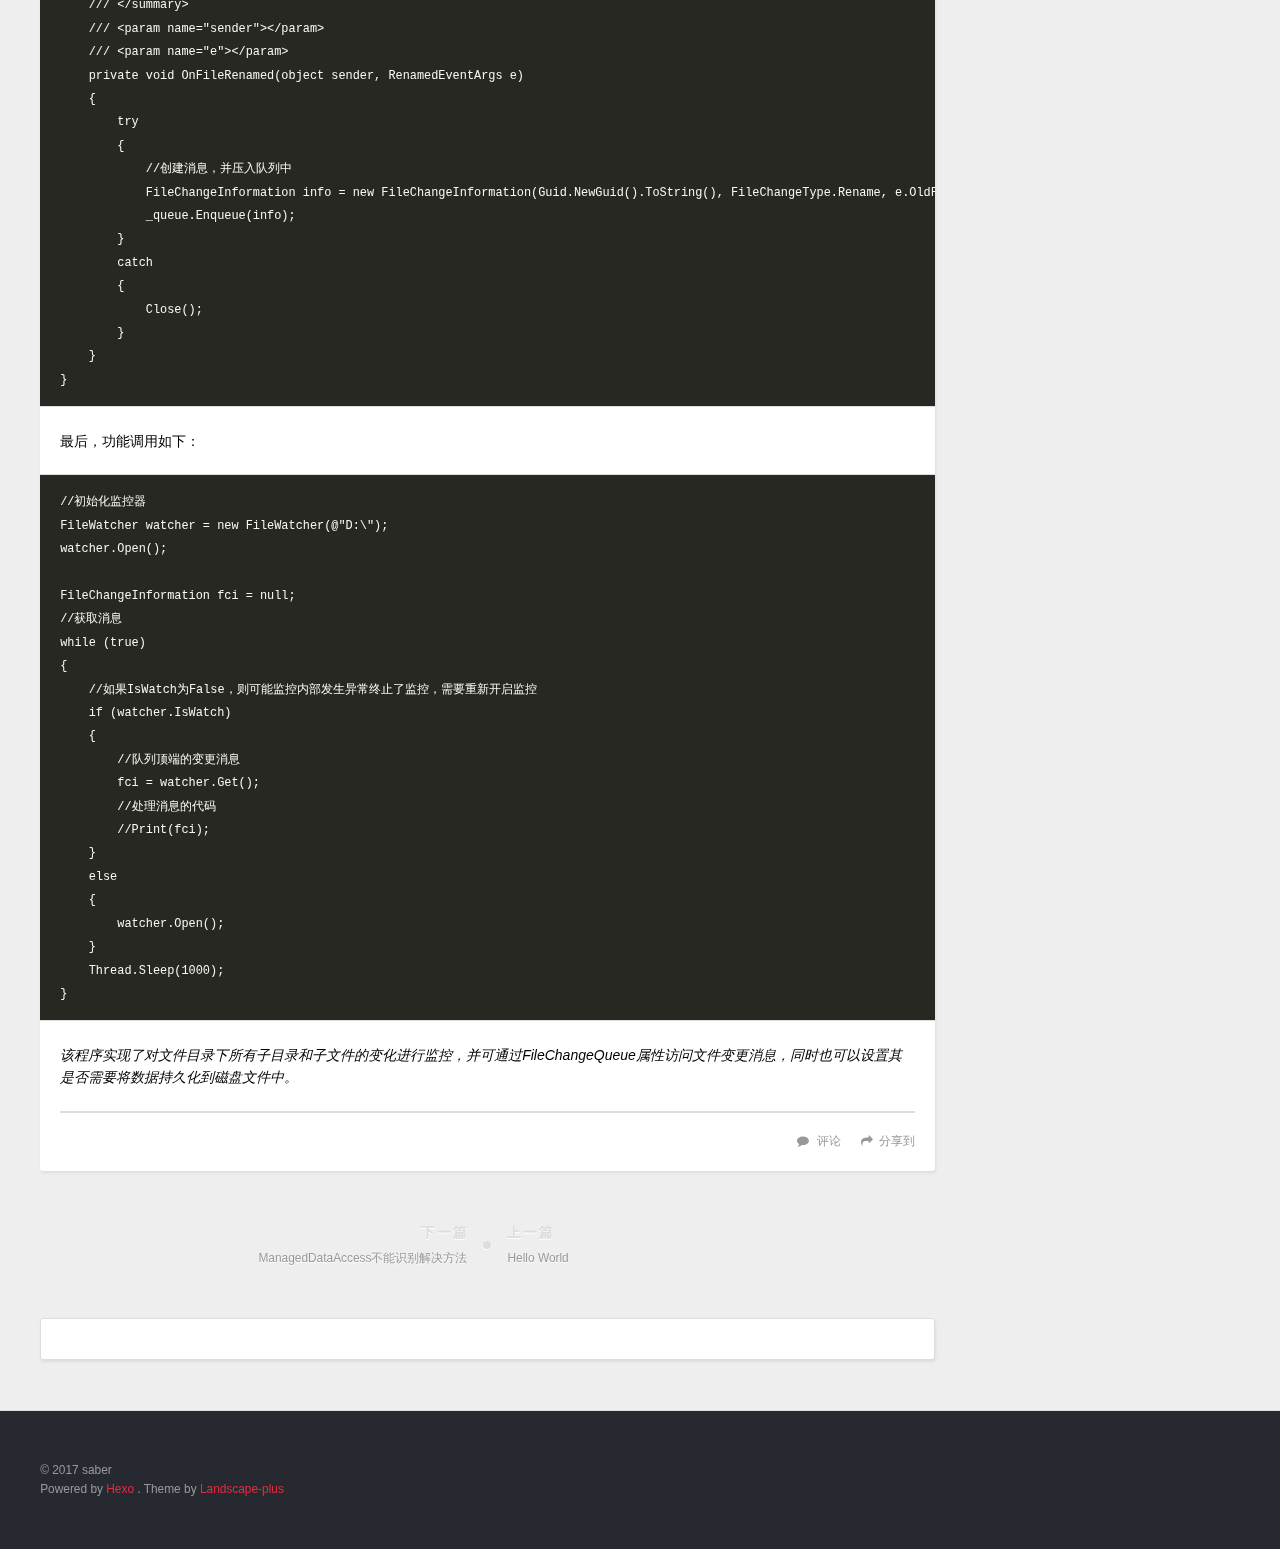
<file: 2017/02/06/C＃实现对文件目录的实时监控/index.html>
<!DOCTYPE html>
<html>
<head>
  <meta charset="utf-8">
  
  <title>C＃实现对文件目录的实时监控 | 简简单单每一天</title>
  <meta name="viewport" content="width=device-width, initial-scale=1, maximum-scale=1">
  <meta name="description" content="本文主要描述如何通过C＃实现实时监控文件目录下的变化，包括文件和目录的添加，删除，修改和重命名等操作。

首先，我们需要对.net提供的FileSystemWatcher类有所了解。我有些懒，找了MSDN对该类的描述。

FileSystemWatcher类侦听文件系统更改通知，并在目录或目录中的文件发生更改时引发事件。

使用 FileSystemWatcher 监视指定目录中的更改。可监视指">
<meta property="og:type" content="article">
<meta property="og:title" content="C＃实现对文件目录的实时监控">
<meta property="og:url" content="https://sabertang.github.io/2017/02/06/C＃实现对文件目录的实时监控/index.html">
<meta property="og:site_name" content="简简单单每一天">
<meta property="og:description" content="本文主要描述如何通过C＃实现实时监控文件目录下的变化，包括文件和目录的添加，删除，修改和重命名等操作。

首先，我们需要对.net提供的FileSystemWatcher类有所了解。我有些懒，找了MSDN对该类的描述。

FileSystemWatcher类侦听文件系统更改通知，并在目录或目录中的文件发生更改时引发事件。

使用 FileSystemWatcher 监视指定目录中的更改。可监视指">
<meta property="og:updated_time" content="2017-02-07T01:05:53.266Z">
<meta name="twitter:card" content="summary">
<meta name="twitter:title" content="C＃实现对文件目录的实时监控">
<meta name="twitter:description" content="本文主要描述如何通过C＃实现实时监控文件目录下的变化，包括文件和目录的添加，删除，修改和重命名等操作。

首先，我们需要对.net提供的FileSystemWatcher类有所了解。我有些懒，找了MSDN对该类的描述。

FileSystemWatcher类侦听文件系统更改通知，并在目录或目录中的文件发生更改时引发事件。

使用 FileSystemWatcher 监视指定目录中的更改。可监视指">
  
    <link rel="alternative" href="/atom.xml" title="简简单单每一天" type="application/atom+xml">
  
  
    <link rel="icon" href="/favicon.png">
  
  <link rel="stylesheet" href="/css/style.css">
  <!--[if lt IE 9]><script src="//cdnjs.cloudflare.com/ajax/libs/html5shiv/3.7/html5shiv.min.js"></script><![endif]-->
  
</head>
<body>
<div id="container">
  <div id="wrap">
    <header id="header">
  <div id="banner"></div>
  <div id="header-outer" class="outer">
    <div id="header-title" class="inner">
      <h1 id="logo-wrap">
        <a href="/" id="logo">简简单单每一天</a>
      </h1>
      
        <h2 id="subtitle-wrap">
          <a href="/" id="subtitle">快乐生活</a>
        </h2>
      
    </div>
    <div id="header-inner" class="inner">
      <nav id="main-nav">
        <a id="main-nav-toggle" class="nav-icon"></a>
        
          <a class="main-nav-link" href="/">首页</a>
        
          <a class="main-nav-link" href="/archives">归档</a>
        
      </nav>
      <nav id="sub-nav">
        
          <a id="nav-rss-link" class="nav-icon" href="/atom.xml" title="RSS Feed"></a>
        
        <a id="nav-search-btn" class="nav-icon" title="Search"></a>
      </nav>
      <div id="search-form-wrap">
        <form action="//www.baidu.com/baidu" method="get" accept-charset="utf-8" class="search-form">
          <input type="search" name="word" maxlength="20" class="search-form-input" placeholder="Search">
          <input type="submit" value="" class="search-form-submit">
          <input name=tn type=hidden value="bds">
          <input name=cl type=hidden value="3">
          <input name=ct type=hidden value="2097152">
          <input type="hidden" name="si" value="sabertang.github.io">
        </form>
      </div>
    </div>
  </div>
</header>
    <div class="outer">
      <section id="main"><article id="post-C＃实现对文件目录的实时监控" class="article article-type-post" itemscope itemprop="blogPost">
  <div class="article-meta">
    <a href="/2017/02/06/C＃实现对文件目录的实时监控/" class="article-date">
  <time datetime="2017-02-06T09:14:54.000Z" itemprop="datePublished">2017-02-06</time>
</a>
    
  <div class="article-category">
    <a class="article-category-link" href="/categories/C＃/">C＃</a>
  </div>

  </div>
  <div class="article-inner">
    
    
      <header class="article-header">
        
  
    <h1 class="article-title" itemprop="name">
      C＃实现对文件目录的实时监控
    </h1>
  

      </header>
    
    <div class="article-entry" itemprop="articleBody">
      
        <ul>
<li><p>本文主要描述如何通过C＃实现实时监控文件目录下的变化，包括文件和目录的添加，删除，修改和重命名等操作。</p>
</li>
<li><p>首先，我们需要对.net提供的<strong>FileSystemWatcher</strong>类有所了解。我有些懒，找了MSDN对该类的描述。</p>
</li>
<li><p>FileSystemWatcher类侦听文件系统更改通知，并在目录或目录中的文件发生更改时引发事件。</p>
</li>
<li><p>使用 FileSystemWatcher 监视指定目录中的更改。可监视指定目录中的文件或子目录的更改。可以创建一个组件来监视本地计算机、网络驱动器或远程计算机上的文件。</p>
</li>
<li><p>若要监视所有文件中的更改，请将 Filter 属性设置为空字符串 (“”) 或使用通配符（“<em>.</em>”）。若要监视特定的文件，请将 Filter 属性设置为该文件名。例如，若要监视文件 MyDoc.txt 中的更改，请将 Filter 属性设置为“MyDoc.txt”。也可以监视特定类型文件中的更改。例如，若要监视文本文件中的更改，请将 Filter 属性设置为“*.txt”。</p>
</li>
<li><p>可监视目录或文件中的若干种更改。例如，可监视文件或目录的 Attributes、LastWrite 日期和时间或 Size 方面的更改。通过将 NotifyFilter 属性设置为 NotifyFilters 值之一来达到此目的。有关可监视的更改类型的更多信息，请参见 NotifyFilters。</p>
</li>
<li><p>可监视文件或目录的重命名、删除或创建。例如，若要监视文本文件的重命名，请将 Filter 属性设置为“*.txt”，并使用为其参数指定的 Renamed 来调用 WaitForChanged 方法。</p>
</li>
<li><p>Windows 操作系统在 FileSystemWatcher 创建的缓冲区中通知组件文件发生更改。如果短时间内有很多更改，则缓冲区可能会溢出。这将导致组件失去对目录更改的跟踪，并且它将只提供一般性通知。使用 InternalBufferSize 属性来增加缓冲区大小的开销较大，因为它来自无法换出到磁盘的非页面内存，所以应确保缓冲区大小适中（尽量小，但也要有足够大小以便不会丢失任何文件更改事件）。若要避免缓冲区溢出，请使用 NotifyFilter 和 IncludeSubdirectories 属性，以便可以筛选掉不想要的更改通知。</p>
</li>
</ul>
<h3 id="使用-FileSystemWatcher-类时，请注意以下事项。"><a href="#使用-FileSystemWatcher-类时，请注意以下事项。" class="headerlink" title="使用 FileSystemWatcher 类时，请注意以下事项。"></a>使用 FileSystemWatcher 类时，请注意以下事项。</h3><ol>
<li>对包括隐藏文件(夹)在内的所有文件(夹)进行监控。</li>
<li>您可以为 InternalBufferSize 属性（用于监视网络上的目录）设置的最大大小为 64 KB。</li>
</ol>
<p>FileSystemWatcher的实例监控到文件(夹)的变化后，会触发相应的事件，其中文件(夹)的添加，删除和修改会分别触发Created，Deleted，Changed事件，文件(夹)重命名时触发OnRenamed事件。</p>
<p>然后，在熟悉了FileSystemWatcher类后，我们开始自己的程序编写。</p>
<p>实例化FileSystemWatcher类，并传入需要监控的目录路径，以及是否制定监控的文件类型（文章前面有所介绍）。</p>
<pre><code>_watcher = new FileSystemWatcher(_path, _filter);
</code></pre><p>注册监听事件，以及编写事件触发后相关的处理逻辑。</p>
<pre><code>_watcher.Created += new FileSystemEventHandler(OnChanged);     
_watcher.Changed += new FileSystemEventHandler(OnChanged);    
_watcher.Deleted += new FileSystemEventHandler(OnChanged);      
_watcher.Renamed += new RenamedEventHandler(OnRenamed);    
_watcher.IncludeSubdirectories = true;       
_watcher.EnableRaisingEvents = true;    
</code></pre><p>在本程序中，专门定义了一个FileChangeInformation类来记录文件变化信息，并定义了一个CustomQueue类，该类类似于Queue类，是一个数据先进先出的集合，用来存储所有的文件变化消息，并提供数据持久化功能。              </p>
<p>监控类 - FileWatcher，代码如下：<br>    /// <summary><br>    /// 文件监控类，用于监控指定目录下文件以及文件夹的变化<br>    /// </summary><br>    public class FileWatcher<br>    {<br>        private FileSystemWatcher _watcher = null;<br>        private string _path = string.Empty;<br>        private string _filter = string.Empty;<br>        private bool _isWatch = false;<br>        private CustomQueue<filechangeinformation> _queue = null;</filechangeinformation></p>
<pre><code>    /// &lt;summary&gt;
    /// 监控是否正在运行
    /// &lt;/summary&gt;
    public bool IsWatch
    {
        get
        {
            return _isWatch;
        }
    }

    /// &lt;summary&gt;
    /// 文件变更信息队列
    /// &lt;/summary&gt;
    public CustomQueue&lt;FileChangeInformation&gt; FileChangeQueue
    {
        get
        {
            return _queue;
        }
    }

    /// &lt;summary&gt;
    /// 初始化FileWatcher类
    /// &lt;/summary&gt;
    /// &lt;param name=&quot;path&quot;&gt;监控路径&lt;/param&gt;
    public FileWatcher(string path)
    {
        _path = path;
        _queue = new CustomQueue&lt;FileChangeInformation&gt;();
    }
    /// &lt;summary&gt;
    /// 初始化FileWatcher类，并指定是否持久化文件变更消息
    /// &lt;/summary&gt;
    /// &lt;param name=&quot;path&quot;&gt;监控路径&lt;/param&gt;
    /// &lt;param name=&quot;isPersistence&quot;&gt;是否持久化变更消息&lt;/param&gt;
    /// &lt;param name=&quot;persistenceFilePath&quot;&gt;持久化保存路径&lt;/param&gt;
    public FileWatcher(string path, bool isPersistence, string persistenceFilePath)
    {
        _path = path;
        _queue = new CustomQueue&lt;FileChangeInformation&gt;(isPersistence, persistenceFilePath);
    }

    /// &lt;summary&gt;
    /// 初始化FileWatcher类，并指定是否监控指定类型文件
    /// &lt;/summary&gt;
    /// &lt;param name=&quot;path&quot;&gt;监控路径&lt;/param&gt;
    /// &lt;param name=&quot;filter&quot;&gt;指定类型文件，格式如:*.txt,*.doc,*.rar&lt;/param&gt;
    public FileWatcher(string path, string filter)
    {
        _path = path;
        _filter = filter;
        _queue = new CustomQueue&lt;FileChangeInformation&gt;();
    }

    /// &lt;summary&gt;
    /// 初始化FileWatcher类，并指定是否监控指定类型文件，是否持久化文件变更消息
    /// &lt;/summary&gt;
    /// &lt;param name=&quot;path&quot;&gt;监控路径&lt;/param&gt;
    /// &lt;param name=&quot;filter&quot;&gt;指定类型文件，格式如:*.txt,*.doc,*.rar&lt;/param&gt;
    /// &lt;param name=&quot;isPersistence&quot;&gt;是否持久化变更消息&lt;/param&gt;
    /// &lt;param name=&quot;persistenceFilePath&quot;&gt;持久化保存路径&lt;/param&gt;
    public FileWatcher(string path, string filter, bool isPersistence, string persistenceFilePath)
    {
        _path = path;
        _filter = filter;
        _queue = new CustomQueue&lt;FileChangeInformation&gt;(isPersistence, persistenceFilePath);
    }

    /// &lt;summary&gt;
    /// 打开文件监听器
    /// &lt;/summary&gt;
    public void Open()
    {
        if (!Directory.Exists(_path))
        {
            Directory.CreateDirectory(_path);
        }

        if (string.IsNullOrEmpty(_filter))
        {
            _watcher = new FileSystemWatcher(_path);
        }
        else
        {
            _watcher = new FileSystemWatcher(_path, _filter);
        }
        //注册监听事件
        _watcher.Created += new FileSystemEventHandler(OnProcess);
        _watcher.Changed += new FileSystemEventHandler(OnProcess);
        _watcher.Deleted += new FileSystemEventHandler(OnProcess);
        _watcher.Renamed += new RenamedEventHandler(OnFileRenamed);
        _watcher.IncludeSubdirectories = true;
        _watcher.EnableRaisingEvents = true;
        _isWatch = true;
    }

    /// &lt;summary&gt;
    /// 关闭监听器
    /// &lt;/summary&gt;
    public void Close()
    {
        _isWatch = false;
        _watcher.Created -= new FileSystemEventHandler(OnProcess);
        _watcher.Changed -= new FileSystemEventHandler(OnProcess);
        _watcher.Deleted -= new FileSystemEventHandler(OnProcess);
        _watcher.Renamed -= new RenamedEventHandler(OnFileRenamed);
        _watcher.EnableRaisingEvents = false;
        _watcher = null;
    }

    /// &lt;summary&gt;
    /// 获取一条文件变更消息
    /// &lt;/summary&gt;
    /// &lt;returns&gt;&lt;/returns&gt;
    public FileChangeInformation Get()
    {
        FileChangeInformation info = null;
        if (_queue.Count &gt; 0)
        {
            lock (_queue)
            {
                info = _queue.Dequeue();
            }
        }
        return info;
    }

    /// &lt;summary&gt;
    /// 监听事件触发的方法
    /// &lt;/summary&gt;
    /// &lt;param name=&quot;sender&quot;&gt;&lt;/param&gt;
    /// &lt;param name=&quot;e&quot;&gt;&lt;/param&gt;
    private void OnProcess(object sender, FileSystemEventArgs e)
    {
        try
        {
            FileChangeType changeType = FileChangeType.Unknow;
            if (e.ChangeType == WatcherChangeTypes.Created)
            {
                if (File.GetAttributes(e.FullPath) == FileAttributes.Directory)
                {
                    changeType = FileChangeType.NewFolder;
                }
                else
                {
                    changeType = FileChangeType.NewFile;
                }
            }
            else if (e.ChangeType == WatcherChangeTypes.Changed)
            {
                //部分文件创建时同样触发文件变化事件，此时记录变化操作没有意义
                //如果
                if (_queue.SelectAll(
                    delegate(FileChangeInformation fcm)
                    {
                        return fcm.NewPath == e.FullPath &amp;&amp; fcm.ChangeType == FileChangeType.Change;
                    }).Count&lt;FileChangeInformation&gt;() &gt; 0)
                {
                    return;
                }

                //文件夹的变化，只针对创建，重命名和删除动作，修改不做任何操作。
                //因为文件夹下任何变化同样会触发文件的修改操作，没有任何意义.
                if (File.GetAttributes(e.FullPath) == FileAttributes.Directory)
                {
                    return;
                }

                changeType = FileChangeType.Change;
            }
            else if (e.ChangeType == WatcherChangeTypes.Deleted)
            {
                changeType = FileChangeType.Delete;
            }

            //创建消息，并压入队列中
            FileChangeInformation info = new FileChangeInformation(Guid.NewGuid().ToString(), changeType, e.FullPath, e.FullPath, e.Name, e.Name);
            _queue.Enqueue(info);
        }
        catch
        {
            Close();
        }
    }

    /// &lt;summary&gt;
    /// 文件或目录重命名时触发的事件
    /// &lt;/summary&gt;
    /// &lt;param name=&quot;sender&quot;&gt;&lt;/param&gt;
    /// &lt;param name=&quot;e&quot;&gt;&lt;/param&gt;
    private void OnFileRenamed(object sender, RenamedEventArgs e)
    {
        try
        {
            //创建消息，并压入队列中
            FileChangeInformation info = new FileChangeInformation(Guid.NewGuid().ToString(), FileChangeType.Rename, e.OldFullPath, e.FullPath, e.OldName, e.Name);
            _queue.Enqueue(info);
        }
        catch
        {
            Close();
        }
    }
}
</code></pre><p>最后，功能调用如下：</p>
<pre><code>//初始化监控器
FileWatcher watcher = new FileWatcher(@&quot;D:\&quot;);
watcher.Open();

FileChangeInformation fci = null;
//获取消息
while (true)
{
    //如果IsWatch为False，则可能监控内部发生异常终止了监控，需要重新开启监控
    if (watcher.IsWatch)
    {
        //队列顶端的变更消息
        fci = watcher.Get();
        //处理消息的代码
        //Print(fci);
    }
    else
    {
        watcher.Open();
    }
    Thread.Sleep(1000);
}
</code></pre><p><em>该程序实现了对文件目录下所有子目录和子文件的变化进行监控，并可通过FileChangeQueue属性访问文件变更消息，同时也可以设置其是否需要将数据持久化到磁盘文件中。</em></p>

      
    </div>
    <footer class="article-footer">
      
        <a data-url="https://sabertang.github.io/2017/02/06/C＃实现对文件目录的实时监控/" data-id="ciyvbsg0j0000acqk1khkwchc" class="article-share-link" data-share="baidu" data-title="C＃实现对文件目录的实时监控">分享到</a>
      

      
        <a href="https://sabertang.github.io/2017/02/06/C＃实现对文件目录的实时监控/#ds-thread" class="article-comment-link">评论</a>
      

      
    </footer>
  </div>
  
    
<nav id="article-nav">
  
    <a href="/2017/02/07/ManagedDataAccess不能识别解决方法/" id="article-nav-newer" class="article-nav-link-wrap">
      <strong class="article-nav-caption">下一篇</strong>
      <div class="article-nav-title">
        
          ManagedDataAccess不能识别解决方法
        
      </div>
    </a>
  
  
    <a href="/2017/02/06/hello-world/" id="article-nav-older" class="article-nav-link-wrap">
      <strong class="article-nav-caption">上一篇</strong>
      <div class="article-nav-title">Hello World</div>
    </a>
  
</nav>

  
</article>


  <section id="comments">
    <div id="ds-thread" class="ds-thread" data-thread-key="2017/02/06/C＃实现对文件目录的实时监控/" data-title="C＃实现对文件目录的实时监控" data-url="https://sabertang.github.io/2017/02/06/C＃实现对文件目录的实时监控/"></div>
  </section>
</section>
      
      <aside id="sidebar">
  
    
  <div class="widget-wrap">
    <h3 class="widget-title">分类</h3>
    <div class="widget">
      <ul class="category-list"><li class="category-list-item"><a class="category-list-link" href="/categories/C＃/">C＃</a><span class="category-list-count">2</span></li><li class="category-list-item"><a class="category-list-link" href="/categories/测试/">测试</a><span class="category-list-count">1</span></li></ul>
    </div>
  </div>

  
    
  
    
  
    
  <div class="widget-wrap">
    <h3 class="widget-title">归档</h3>
    <div class="widget">
      <ul class="archive-list"><li class="archive-list-item"><a class="archive-list-link" href="/archives/2017/02/">二月 2017</a><span class="archive-list-count">3</span></li></ul>
    </div>
  </div>

  
    
  <div class="widget-wrap">
    <h3 class="widget-title">近期文章</h3>
    <div class="widget">
      <ul>
        
          <li>
            <a href="/2017/02/07/ManagedDataAccess不能识别解决方法/">ManagedDataAccess不能识别解决方法</a>
          </li>
        
          <li>
            <a href="/2017/02/06/C＃实现对文件目录的实时监控/">C＃实现对文件目录的实时监控</a>
          </li>
        
          <li>
            <a href="/2017/02/06/hello-world/">Hello World</a>
          </li>
        
      </ul>
    </div>
  </div>

  
    
  <div class="widget-wrap">
    <h3 class="widget-title">友情链接</h3>
    <div class="widget">
      <ul>
        
          <li>
            <a href="https://www.github.com" target="_blank">Github</a>
          </li>
        
          <li>
            <a href="http://www.csdn.net/" target="_blank">Csdn</a>
          </li>
        
      </ul>
    </div>
  </div>

  
</aside>
      
    </div>
    <footer id="footer">
  
  <div class="outer">
    <div id="footer-info" class="inner">
      &copy; 2017 saber<br>
      Powered by <a href="//hexo.io/" target="_blank">Hexo</a>
      .
      Theme by <a href="https://github.com/xiangming/landscape-plus" target="_blank">Landscape-plus</a>
    </div>
  </div>
</footer>
  </div>
  <nav id="mobile-nav">
  
    <a href="/" class="mobile-nav-link">首页</a>
  
    <a href="/archives" class="mobile-nav-link">归档</a>
  
</nav>
  <!-- totop start -->
<div id="totop">
<a title="返回顶部"><img src="/img/scrollup.png"/></a>
</div>

<!-- totop end -->

<!-- 多说公共js代码 start -->
<script type="text/javascript">
var duoshuoQuery = {short_name:"reqianduan"};
  (function() {
    var ds = document.createElement('script');
    ds.type = 'text/javascript';ds.async = true;
    ds.src = (document.location.protocol == 'https:' ? 'https:' : 'http:') + '//static.duoshuo.com/embed.js';
    ds.charset = 'UTF-8';
    (document.getElementsByTagName('head')[0]
     || document.getElementsByTagName('body')[0]).appendChild(ds);
  })();
  </script>
<!-- 多说公共js代码 end -->


<!-- 百度分享 start -->

<div id="article-share-box" class="article-share-box">
  <div id="bdshare" class="bdsharebuttonbox article-share-links">
    <a class="article-share-weibo" data-cmd="tsina" title="分享到新浪微博"></a>
    <a class="article-share-weixin" data-cmd="weixin" title="分享到微信"></a>
    <a class="article-share-qq" data-cmd="sqq" title="分享到QQ"></a>
    <a class="article-share-renren" data-cmd="renren" title="分享到人人网"></a>
    <a class="article-share-more" data-cmd="more" title="更多"></a>
  </div>
</div>
<script>
  function SetShareData(cmd, config) {
    if (shareDataTitle && shareDataUrl) {
      config.bdText = shareDataTitle;
      config.bdUrl = shareDataUrl;
    }
    return config;
  }
  window._bd_share_config={
    "common":{onBeforeClick: SetShareData},
    "share":{"bdCustomStyle":"/css/bdshare.css"}
  };
  with(document)0[(getElementsByTagName('head')[0]||body).appendChild(createElement('script')).src='//bdimg.share.baidu.com/static/api/js/share.js?cdnversion='+~(-new Date()/36e5)];
</script>

<!-- 百度分享 end -->

<script src="//cdnjs.cloudflare.com/ajax/libs/jquery/1.11.1/jquery.min.js"></script>




<script src="/js/script.js"></script>

</div>
</body>
</html>
</file>
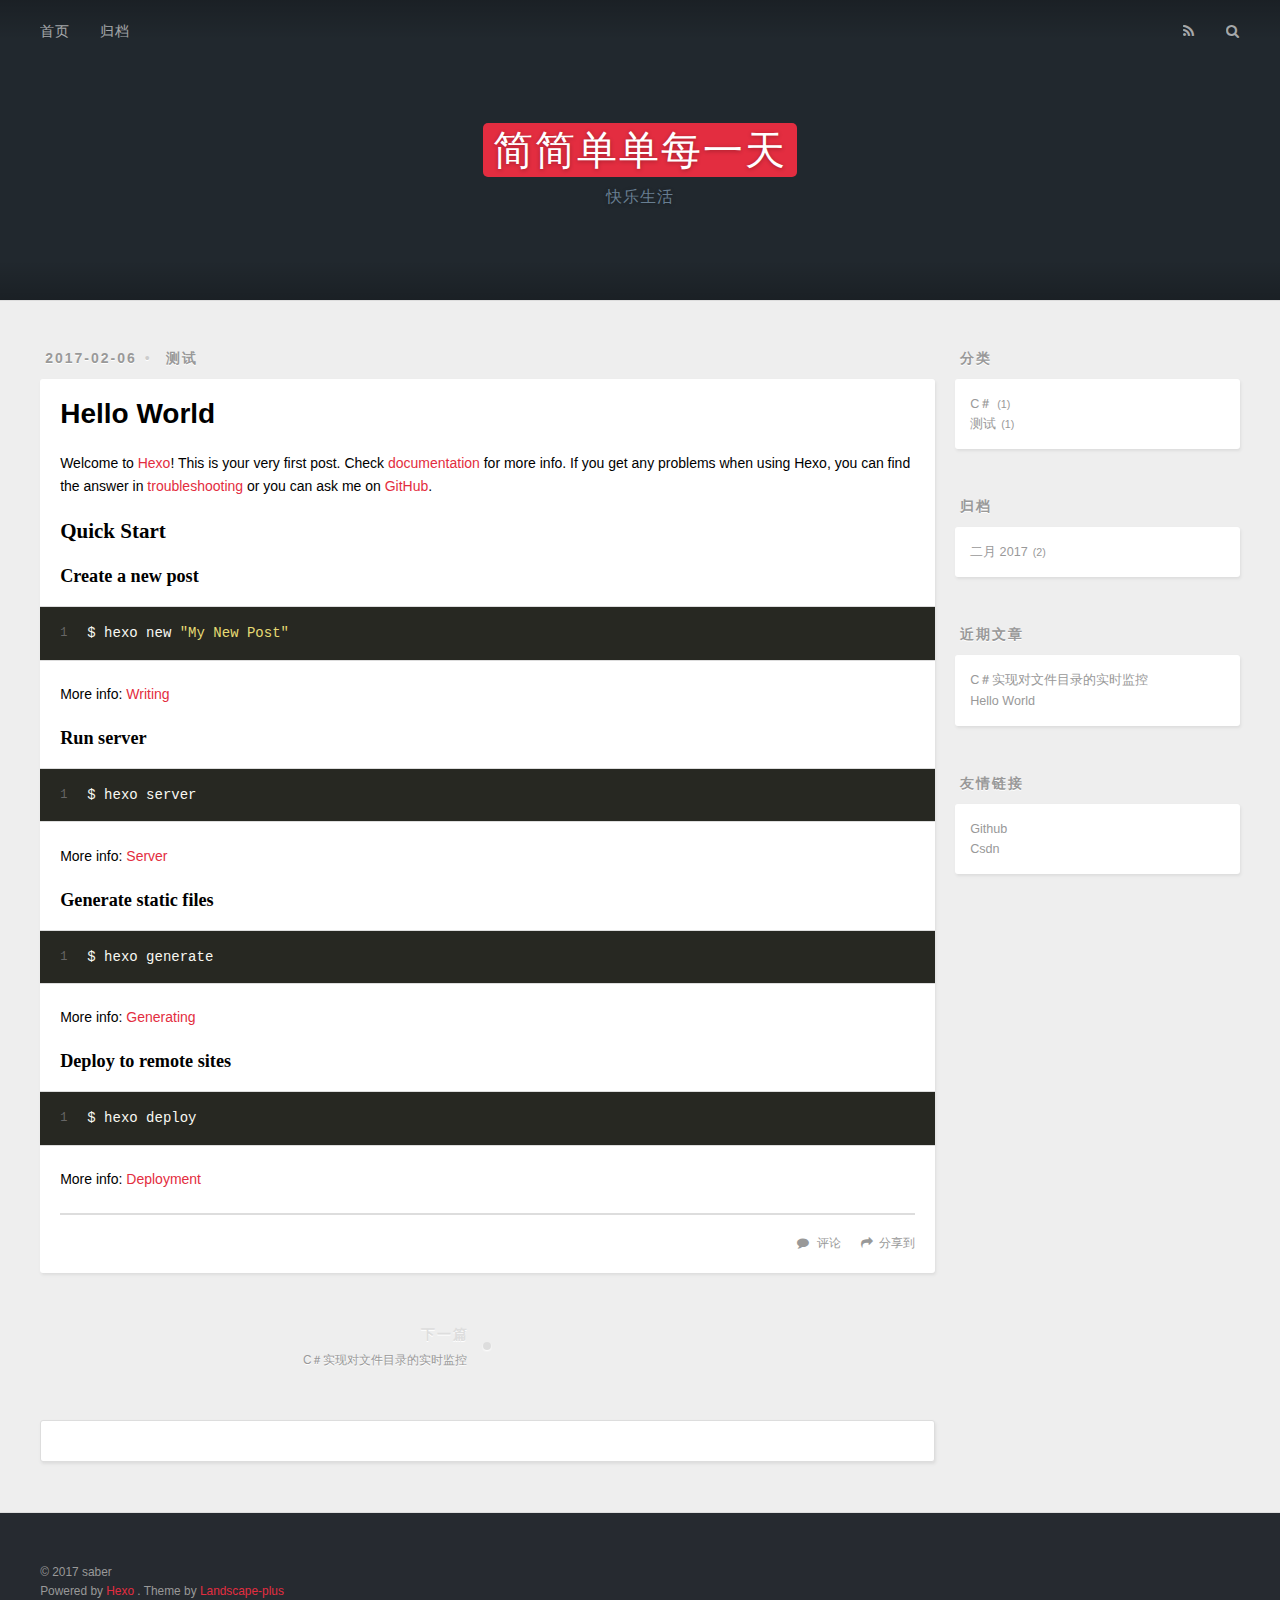
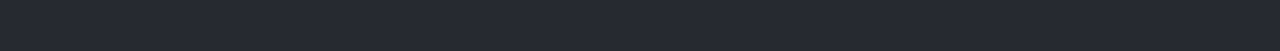
<file: 2017/02/06/hello-world/index.html>
<!DOCTYPE html>
<html>
<head>
  <meta charset="utf-8">
  
  <title>Hello World | 简简单单每一天</title>
  <meta name="viewport" content="width=device-width, initial-scale=1, maximum-scale=1">
  <meta name="description" content="Welcome to Hexo! This is your very first post. Check documentation for more info. If you get any problems when using Hexo, you can find the answer in troubleshooting or you can ask me on GitHub.
Quick">
<meta property="og:type" content="article">
<meta property="og:title" content="Hello World">
<meta property="og:url" content="https://sabertang.github.io/2017/02/06/hello-world/index.html">
<meta property="og:site_name" content="简简单单每一天">
<meta property="og:description" content="Welcome to Hexo! This is your very first post. Check documentation for more info. If you get any problems when using Hexo, you can find the answer in troubleshooting or you can ask me on GitHub.
Quick">
<meta property="og:updated_time" content="2017-02-06T09:34:53.560Z">
<meta name="twitter:card" content="summary">
<meta name="twitter:title" content="Hello World">
<meta name="twitter:description" content="Welcome to Hexo! This is your very first post. Check documentation for more info. If you get any problems when using Hexo, you can find the answer in troubleshooting or you can ask me on GitHub.
Quick">
  
    <link rel="alternative" href="/atom.xml" title="简简单单每一天" type="application/atom+xml">
  
  
    <link rel="icon" href="/favicon.png">
  
  <link rel="stylesheet" href="/css/style.css">
  <!--[if lt IE 9]><script src="//cdnjs.cloudflare.com/ajax/libs/html5shiv/3.7/html5shiv.min.js"></script><![endif]-->
  
</head>
<body>
<div id="container">
  <div id="wrap">
    <header id="header">
  <div id="banner"></div>
  <div id="header-outer" class="outer">
    <div id="header-title" class="inner">
      <h1 id="logo-wrap">
        <a href="/" id="logo">简简单单每一天</a>
      </h1>
      
        <h2 id="subtitle-wrap">
          <a href="/" id="subtitle">快乐生活</a>
        </h2>
      
    </div>
    <div id="header-inner" class="inner">
      <nav id="main-nav">
        <a id="main-nav-toggle" class="nav-icon"></a>
        
          <a class="main-nav-link" href="/">首页</a>
        
          <a class="main-nav-link" href="/archives">归档</a>
        
      </nav>
      <nav id="sub-nav">
        
          <a id="nav-rss-link" class="nav-icon" href="/atom.xml" title="RSS Feed"></a>
        
        <a id="nav-search-btn" class="nav-icon" title="Search"></a>
      </nav>
      <div id="search-form-wrap">
        <form action="//www.baidu.com/baidu" method="get" accept-charset="utf-8" class="search-form">
          <input type="search" name="word" maxlength="20" class="search-form-input" placeholder="Search">
          <input type="submit" value="" class="search-form-submit">
          <input name=tn type=hidden value="bds">
          <input name=cl type=hidden value="3">
          <input name=ct type=hidden value="2097152">
          <input type="hidden" name="si" value="sabertang.github.io">
        </form>
      </div>
    </div>
  </div>
</header>
    <div class="outer">
      <section id="main"><article id="post-hello-world" class="article article-type-post" itemscope itemprop="blogPost">
  <div class="article-meta">
    <a href="/2017/02/06/hello-world/" class="article-date">
  <time datetime="2017-02-06T05:01:38.255Z" itemprop="datePublished">2017-02-06</time>
</a>
    
  <div class="article-category">
    <a class="article-category-link" href="/categories/测试/">测试</a>
  </div>

  </div>
  <div class="article-inner">
    
    
      <header class="article-header">
        
  
    <h1 class="article-title" itemprop="name">
      Hello World
    </h1>
  

      </header>
    
    <div class="article-entry" itemprop="articleBody">
      
        <p>Welcome to <a href="https://hexo.io/" target="_blank" rel="external">Hexo</a>! This is your very first post. Check <a href="https://hexo.io/docs/" target="_blank" rel="external">documentation</a> for more info. If you get any problems when using Hexo, you can find the answer in <a href="https://hexo.io/docs/troubleshooting.html" target="_blank" rel="external">troubleshooting</a> or you can ask me on <a href="https://github.com/hexojs/hexo/issues" target="_blank" rel="external">GitHub</a>.</p>
<h2 id="Quick-Start"><a href="#Quick-Start" class="headerlink" title="Quick Start"></a>Quick Start</h2><h3 id="Create-a-new-post"><a href="#Create-a-new-post" class="headerlink" title="Create a new post"></a>Create a new post</h3><figure class="highlight bash"><table><tr><td class="gutter"><pre><div class="line">1</div></pre></td><td class="code"><pre><div class="line">$ hexo new <span class="string">"My New Post"</span></div></pre></td></tr></table></figure>
<p>More info: <a href="https://hexo.io/docs/writing.html" target="_blank" rel="external">Writing</a></p>
<h3 id="Run-server"><a href="#Run-server" class="headerlink" title="Run server"></a>Run server</h3><figure class="highlight bash"><table><tr><td class="gutter"><pre><div class="line">1</div></pre></td><td class="code"><pre><div class="line">$ hexo server</div></pre></td></tr></table></figure>
<p>More info: <a href="https://hexo.io/docs/server.html" target="_blank" rel="external">Server</a></p>
<h3 id="Generate-static-files"><a href="#Generate-static-files" class="headerlink" title="Generate static files"></a>Generate static files</h3><figure class="highlight bash"><table><tr><td class="gutter"><pre><div class="line">1</div></pre></td><td class="code"><pre><div class="line">$ hexo generate</div></pre></td></tr></table></figure>
<p>More info: <a href="https://hexo.io/docs/generating.html" target="_blank" rel="external">Generating</a></p>
<h3 id="Deploy-to-remote-sites"><a href="#Deploy-to-remote-sites" class="headerlink" title="Deploy to remote sites"></a>Deploy to remote sites</h3><figure class="highlight bash"><table><tr><td class="gutter"><pre><div class="line">1</div></pre></td><td class="code"><pre><div class="line">$ hexo deploy</div></pre></td></tr></table></figure>
<p>More info: <a href="https://hexo.io/docs/deployment.html" target="_blank" rel="external">Deployment</a></p>

      
    </div>
    <footer class="article-footer">
      
        <a data-url="https://sabertang.github.io/2017/02/06/hello-world/" data-id="ciyutsw7p0003swqknzafw1ba" class="article-share-link" data-share="baidu" data-title="Hello World">分享到</a>
      

      
        <a href="https://sabertang.github.io/2017/02/06/hello-world/#ds-thread" class="article-comment-link">评论</a>
      

      
    </footer>
  </div>
  
    
<nav id="article-nav">
  
    <a href="/2017/02/06/C＃实现对文件目录的实时监控/" id="article-nav-newer" class="article-nav-link-wrap">
      <strong class="article-nav-caption">下一篇</strong>
      <div class="article-nav-title">
        
          C＃实现对文件目录的实时监控
        
      </div>
    </a>
  
  
</nav>

  
</article>


  <section id="comments">
    <div id="ds-thread" class="ds-thread" data-thread-key="2017/02/06/hello-world/" data-title="Hello World" data-url="https://sabertang.github.io/2017/02/06/hello-world/"></div>
  </section>
</section>
      
      <aside id="sidebar">
  
    
  <div class="widget-wrap">
    <h3 class="widget-title">分类</h3>
    <div class="widget">
      <ul class="category-list"><li class="category-list-item"><a class="category-list-link" href="/categories/C＃/">C＃</a><span class="category-list-count">1</span></li><li class="category-list-item"><a class="category-list-link" href="/categories/测试/">测试</a><span class="category-list-count">1</span></li></ul>
    </div>
  </div>

  
    
  
    
  
    
  <div class="widget-wrap">
    <h3 class="widget-title">归档</h3>
    <div class="widget">
      <ul class="archive-list"><li class="archive-list-item"><a class="archive-list-link" href="/archives/2017/02/">二月 2017</a><span class="archive-list-count">2</span></li></ul>
    </div>
  </div>

  
    
  <div class="widget-wrap">
    <h3 class="widget-title">近期文章</h3>
    <div class="widget">
      <ul>
        
          <li>
            <a href="/2017/02/06/C＃实现对文件目录的实时监控/">C＃实现对文件目录的实时监控</a>
          </li>
        
          <li>
            <a href="/2017/02/06/hello-world/">Hello World</a>
          </li>
        
      </ul>
    </div>
  </div>

  
    
  <div class="widget-wrap">
    <h3 class="widget-title">友情链接</h3>
    <div class="widget">
      <ul>
        
          <li>
            <a href="https://www.github.com" target="_blank">Github</a>
          </li>
        
          <li>
            <a href="http://www.csdn.net/" target="_blank">Csdn</a>
          </li>
        
      </ul>
    </div>
  </div>

  
</aside>
      
    </div>
    <footer id="footer">
  
  <div class="outer">
    <div id="footer-info" class="inner">
      &copy; 2017 saber<br>
      Powered by <a href="//hexo.io/" target="_blank">Hexo</a>
      .
      Theme by <a href="https://github.com/xiangming/landscape-plus" target="_blank">Landscape-plus</a>
    </div>
  </div>
</footer>
  </div>
  <nav id="mobile-nav">
  
    <a href="/" class="mobile-nav-link">首页</a>
  
    <a href="/archives" class="mobile-nav-link">归档</a>
  
</nav>
  <!-- totop start -->
<div id="totop">
<a title="返回顶部"><img src="/img/scrollup.png"/></a>
</div>

<!-- totop end -->

<!-- 多说公共js代码 start -->
<script type="text/javascript">
var duoshuoQuery = {short_name:"reqianduan"};
  (function() {
    var ds = document.createElement('script');
    ds.type = 'text/javascript';ds.async = true;
    ds.src = (document.location.protocol == 'https:' ? 'https:' : 'http:') + '//static.duoshuo.com/embed.js';
    ds.charset = 'UTF-8';
    (document.getElementsByTagName('head')[0]
     || document.getElementsByTagName('body')[0]).appendChild(ds);
  })();
  </script>
<!-- 多说公共js代码 end -->


<!-- 百度分享 start -->

<div id="article-share-box" class="article-share-box">
  <div id="bdshare" class="bdsharebuttonbox article-share-links">
    <a class="article-share-weibo" data-cmd="tsina" title="分享到新浪微博"></a>
    <a class="article-share-weixin" data-cmd="weixin" title="分享到微信"></a>
    <a class="article-share-qq" data-cmd="sqq" title="分享到QQ"></a>
    <a class="article-share-renren" data-cmd="renren" title="分享到人人网"></a>
    <a class="article-share-more" data-cmd="more" title="更多"></a>
  </div>
</div>
<script>
  function SetShareData(cmd, config) {
    if (shareDataTitle && shareDataUrl) {
      config.bdText = shareDataTitle;
      config.bdUrl = shareDataUrl;
    }
    return config;
  }
  window._bd_share_config={
    "common":{onBeforeClick: SetShareData},
    "share":{"bdCustomStyle":"/css/bdshare.css"}
  };
  with(document)0[(getElementsByTagName('head')[0]||body).appendChild(createElement('script')).src='//bdimg.share.baidu.com/static/api/js/share.js?cdnversion='+~(-new Date()/36e5)];
</script>

<!-- 百度分享 end -->

<script src="//cdnjs.cloudflare.com/ajax/libs/jquery/1.11.1/jquery.min.js"></script>




<script src="/js/script.js"></script>

</div>
</body>
</html>
</file>
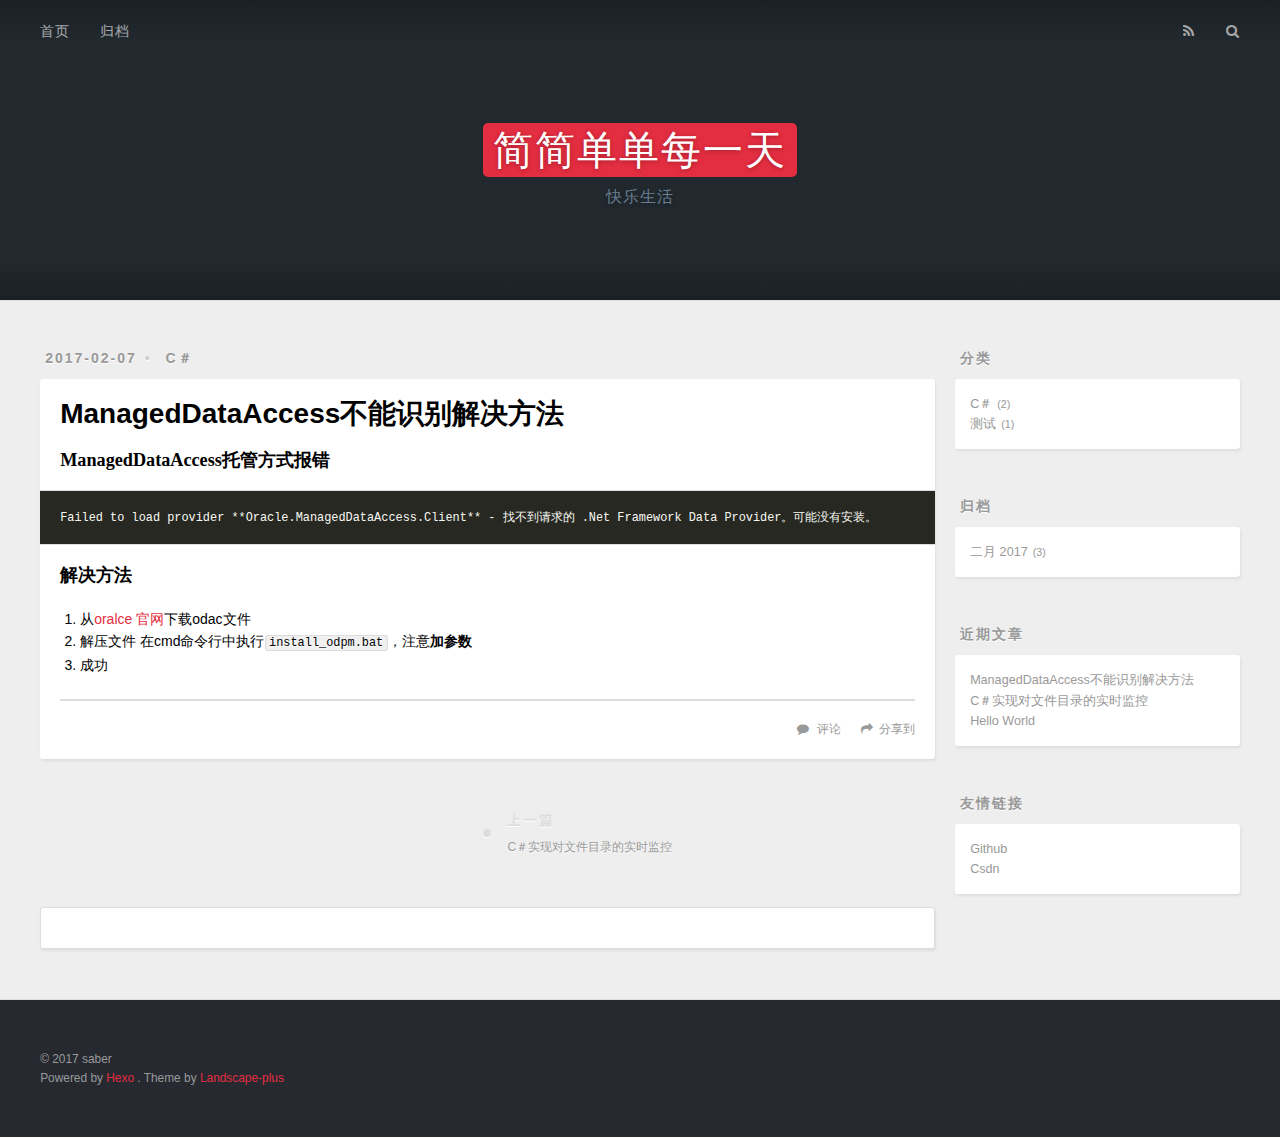
<file: 2017/02/07/ManagedDataAccess不能识别解决方法/index.html>
<!DOCTYPE html>
<html>
<head>
  <meta charset="utf-8">
  
  <title>ManagedDataAccess不能识别解决方法 | 简简单单每一天</title>
  <meta name="viewport" content="width=device-width, initial-scale=1, maximum-scale=1">
  <meta name="description" content="ManagedDataAccess托管方式报错Failed to load provider **Oracle.ManagedDataAccess.Client** - 找不到请求的 .Net Framework Data Provider。可能没有安装。
解决方法
从oralce 官网下载odac文件
解压文件 在cmd命令行中执行install_odpm.bat，注意加参数
成功">
<meta property="og:type" content="article">
<meta property="og:title" content="ManagedDataAccess不能识别解决方法">
<meta property="og:url" content="https://sabertang.github.io/2017/02/07/ManagedDataAccess不能识别解决方法/index.html">
<meta property="og:site_name" content="简简单单每一天">
<meta property="og:description" content="ManagedDataAccess托管方式报错Failed to load provider **Oracle.ManagedDataAccess.Client** - 找不到请求的 .Net Framework Data Provider。可能没有安装。
解决方法
从oralce 官网下载odac文件
解压文件 在cmd命令行中执行install_odpm.bat，注意加参数
成功">
<meta property="og:updated_time" content="2017-02-07T09:29:50.035Z">
<meta name="twitter:card" content="summary">
<meta name="twitter:title" content="ManagedDataAccess不能识别解决方法">
<meta name="twitter:description" content="ManagedDataAccess托管方式报错Failed to load provider **Oracle.ManagedDataAccess.Client** - 找不到请求的 .Net Framework Data Provider。可能没有安装。
解决方法
从oralce 官网下载odac文件
解压文件 在cmd命令行中执行install_odpm.bat，注意加参数
成功">
  
    <link rel="alternative" href="/atom.xml" title="简简单单每一天" type="application/atom+xml">
  
  
    <link rel="icon" href="/favicon.png">
  
  <link rel="stylesheet" href="/css/style.css">
  <!--[if lt IE 9]><script src="//cdnjs.cloudflare.com/ajax/libs/html5shiv/3.7/html5shiv.min.js"></script><![endif]-->
  
</head>
<body>
<div id="container">
  <div id="wrap">
    <header id="header">
  <div id="banner"></div>
  <div id="header-outer" class="outer">
    <div id="header-title" class="inner">
      <h1 id="logo-wrap">
        <a href="/" id="logo">简简单单每一天</a>
      </h1>
      
        <h2 id="subtitle-wrap">
          <a href="/" id="subtitle">快乐生活</a>
        </h2>
      
    </div>
    <div id="header-inner" class="inner">
      <nav id="main-nav">
        <a id="main-nav-toggle" class="nav-icon"></a>
        
          <a class="main-nav-link" href="/">首页</a>
        
          <a class="main-nav-link" href="/archives">归档</a>
        
      </nav>
      <nav id="sub-nav">
        
          <a id="nav-rss-link" class="nav-icon" href="/atom.xml" title="RSS Feed"></a>
        
        <a id="nav-search-btn" class="nav-icon" title="Search"></a>
      </nav>
      <div id="search-form-wrap">
        <form action="//www.baidu.com/baidu" method="get" accept-charset="utf-8" class="search-form">
          <input type="search" name="word" maxlength="20" class="search-form-input" placeholder="Search">
          <input type="submit" value="" class="search-form-submit">
          <input name=tn type=hidden value="bds">
          <input name=cl type=hidden value="3">
          <input name=ct type=hidden value="2097152">
          <input type="hidden" name="si" value="sabertang.github.io">
        </form>
      </div>
    </div>
  </div>
</header>
    <div class="outer">
      <section id="main"><article id="w-ManagedDataAccess不能识别解决方法" class="article article-type-w" itemscope itemprop="blogPost">
  <div class="article-meta">
    <a href="/2017/02/07/ManagedDataAccess不能识别解决方法/" class="article-date">
  <time datetime="2017-02-07T09:24:50.000Z" itemprop="datePublished">2017-02-07</time>
</a>
    
  <div class="article-category">
    <a class="article-category-link" href="/categories/C＃/">C＃</a>
  </div>

  </div>
  <div class="article-inner">
    
    
      <header class="article-header">
        
  
    <h1 class="article-title" itemprop="name">
      ManagedDataAccess不能识别解决方法
    </h1>
  

      </header>
    
    <div class="article-entry" itemprop="articleBody">
      
        <h3 id="ManagedDataAccess托管方式报错"><a href="#ManagedDataAccess托管方式报错" class="headerlink" title="ManagedDataAccess托管方式报错"></a>ManagedDataAccess托管方式报错</h3><pre><code>Failed to load provider **Oracle.ManagedDataAccess.Client** - 找不到请求的 .Net Framework Data Provider。可能没有安装。
</code></pre><h3 id="解决方法"><a href="#解决方法" class="headerlink" title="解决方法"></a>解决方法</h3><ol>
<li>从<a href="http://www.oracle.com/technetwork/database/windows/downloads/utilsoft-087491.html" target="_blank" rel="external">oralce 官网</a>下载odac文件</li>
<li>解压文件 在cmd命令行中执行<code>install_odpm.bat</code>，注意<strong>加参数</strong></li>
<li>成功</li>
</ol>

      
    </div>
    <footer class="article-footer">
      
        <a data-url="https://sabertang.github.io/2017/02/07/ManagedDataAccess不能识别解决方法/" data-id="ciyvbsg0n0001acqkk40u1su3" class="article-share-link" data-share="baidu" data-title="ManagedDataAccess不能识别解决方法">分享到</a>
      

      
        <a href="https://sabertang.github.io/2017/02/07/ManagedDataAccess不能识别解决方法/#ds-thread" class="article-comment-link">评论</a>
      

      
    </footer>
  </div>
  
    
<nav id="article-nav">
  
  
    <a href="/2017/02/06/C＃实现对文件目录的实时监控/" id="article-nav-older" class="article-nav-link-wrap">
      <strong class="article-nav-caption">上一篇</strong>
      <div class="article-nav-title">C＃实现对文件目录的实时监控</div>
    </a>
  
</nav>

  
</article>


  <section id="comments">
    <div id="ds-thread" class="ds-thread" data-thread-key="2017/02/07/ManagedDataAccess不能识别解决方法/" data-title="ManagedDataAccess不能识别解决方法" data-url="https://sabertang.github.io/2017/02/07/ManagedDataAccess不能识别解决方法/"></div>
  </section>
</section>
      
      <aside id="sidebar">
  
    
  <div class="widget-wrap">
    <h3 class="widget-title">分类</h3>
    <div class="widget">
      <ul class="category-list"><li class="category-list-item"><a class="category-list-link" href="/categories/C＃/">C＃</a><span class="category-list-count">2</span></li><li class="category-list-item"><a class="category-list-link" href="/categories/测试/">测试</a><span class="category-list-count">1</span></li></ul>
    </div>
  </div>

  
    
  
    
  
    
  <div class="widget-wrap">
    <h3 class="widget-title">归档</h3>
    <div class="widget">
      <ul class="archive-list"><li class="archive-list-item"><a class="archive-list-link" href="/archives/2017/02/">二月 2017</a><span class="archive-list-count">3</span></li></ul>
    </div>
  </div>

  
    
  <div class="widget-wrap">
    <h3 class="widget-title">近期文章</h3>
    <div class="widget">
      <ul>
        
          <li>
            <a href="/2017/02/07/ManagedDataAccess不能识别解决方法/">ManagedDataAccess不能识别解决方法</a>
          </li>
        
          <li>
            <a href="/2017/02/06/C＃实现对文件目录的实时监控/">C＃实现对文件目录的实时监控</a>
          </li>
        
          <li>
            <a href="/2017/02/06/hello-world/">Hello World</a>
          </li>
        
      </ul>
    </div>
  </div>

  
    
  <div class="widget-wrap">
    <h3 class="widget-title">友情链接</h3>
    <div class="widget">
      <ul>
        
          <li>
            <a href="https://www.github.com" target="_blank">Github</a>
          </li>
        
          <li>
            <a href="http://www.csdn.net/" target="_blank">Csdn</a>
          </li>
        
      </ul>
    </div>
  </div>

  
</aside>
      
    </div>
    <footer id="footer">
  
  <div class="outer">
    <div id="footer-info" class="inner">
      &copy; 2017 saber<br>
      Powered by <a href="//hexo.io/" target="_blank">Hexo</a>
      .
      Theme by <a href="https://github.com/xiangming/landscape-plus" target="_blank">Landscape-plus</a>
    </div>
  </div>
</footer>
  </div>
  <nav id="mobile-nav">
  
    <a href="/" class="mobile-nav-link">首页</a>
  
    <a href="/archives" class="mobile-nav-link">归档</a>
  
</nav>
  <!-- totop start -->
<div id="totop">
<a title="返回顶部"><img src="/img/scrollup.png"/></a>
</div>

<!-- totop end -->

<!-- 多说公共js代码 start -->
<script type="text/javascript">
var duoshuoQuery = {short_name:"reqianduan"};
  (function() {
    var ds = document.createElement('script');
    ds.type = 'text/javascript';ds.async = true;
    ds.src = (document.location.protocol == 'https:' ? 'https:' : 'http:') + '//static.duoshuo.com/embed.js';
    ds.charset = 'UTF-8';
    (document.getElementsByTagName('head')[0]
     || document.getElementsByTagName('body')[0]).appendChild(ds);
  })();
  </script>
<!-- 多说公共js代码 end -->


<!-- 百度分享 start -->

<div id="article-share-box" class="article-share-box">
  <div id="bdshare" class="bdsharebuttonbox article-share-links">
    <a class="article-share-weibo" data-cmd="tsina" title="分享到新浪微博"></a>
    <a class="article-share-weixin" data-cmd="weixin" title="分享到微信"></a>
    <a class="article-share-qq" data-cmd="sqq" title="分享到QQ"></a>
    <a class="article-share-renren" data-cmd="renren" title="分享到人人网"></a>
    <a class="article-share-more" data-cmd="more" title="更多"></a>
  </div>
</div>
<script>
  function SetShareData(cmd, config) {
    if (shareDataTitle && shareDataUrl) {
      config.bdText = shareDataTitle;
      config.bdUrl = shareDataUrl;
    }
    return config;
  }
  window._bd_share_config={
    "common":{onBeforeClick: SetShareData},
    "share":{"bdCustomStyle":"/css/bdshare.css"}
  };
  with(document)0[(getElementsByTagName('head')[0]||body).appendChild(createElement('script')).src='//bdimg.share.baidu.com/static/api/js/share.js?cdnversion='+~(-new Date()/36e5)];
</script>

<!-- 百度分享 end -->

<script src="//cdnjs.cloudflare.com/ajax/libs/jquery/1.11.1/jquery.min.js"></script>




<script src="/js/script.js"></script>

</div>
</body>
</html>
</file>
<file: css/style.css>
body {
  zoom: 1;
  width: 100%;
}
body:before,
body:after {
  content: "";
  display: table;
}
body:after {
  clear: both;
}
html,
body,
div,
span,
applet,
object,
iframe,
h1,
h2,
h3,
h4,
h5,
h6,
p,
blockquote,
pre,
a,
abbr,
acronym,
address,
big,
cite,
code,
del,
dfn,
em,
img,
ins,
kbd,
q,
s,
samp,
small,
strike,
strong,
sub,
sup,
tt,
var,
dl,
dt,
dd,
ol,
ul,
li,
fieldset,
form,
label,
legend,
table,
caption,
tbody,
tfoot,
thead,
tr,
th,
td {
  margin: 0;
  padding: 0;
  border: 0;
  outline: 0;
  font-weight: inherit;
  font-style: inherit;
  font-family: inherit;
  font-size: 100%;
  vertical-align: baseline;
}
body {
  line-height: 1;
  color: #000;
  background: #fff;
}
ol,
ul {
  list-style: none;
}
table {
  border-collapse: separate;
  border-spacing: 0;
  vertical-align: middle;
}
caption,
th,
td {
  text-align: left;
  font-weight: normal;
  vertical-align: middle;
}
a img {
  border: none;
}
input,
button {
  margin: 0;
  padding: 0;
}
input::-moz-focus-inner,
button::-moz-focus-inner {
  border: 0;
  padding: 0;
}
@font-face {
  font-family: FontAwesome;
  font-style: normal;
  font-weight: normal;
  src: url("fonts/fontawesome-webfont.eot?v=#4.0.3");
  src: url("fonts/fontawesome-webfont.eot?#iefix&v=#4.0.3") format("embedded-opentype"), url("fonts/fontawesome-webfont.woff?v=#4.0.3") format("woff"), url("fonts/fontawesome-webfont.ttf?v=#4.0.3") format("truetype"), url("fonts/fontawesome-webfont.svg#fontawesomeregular?v=#4.0.3") format("svg");
}
html,
body,
#container {
  height: 100%;
}
body {
  background: #eee;
  font: 14px/1.6em "Microsoft Yahei", "Helvetica Neue", Helvetica, Arial, sans-serif;
  -webkit-text-size-adjust: 100%;
}
.outer {
  zoom: 1;
  max-width: 1220px;
  margin: 0 auto;
  padding: 0 10px;
}
.outer:before,
.outer:after {
  content: "";
  display: table;
}
.outer:after {
  clear: both;
}
.inner {
  display: inline;
  float: left;
  width: 98.33333333333333%;
  margin: 0 0.833333333333333%;
}
.left,
.alignleft {
  float: left;
}
.right,
.alignright {
  float: right;
}
.clear {
  clear: both;
}
#container {
  position: relative;
}
.mobile-nav-on {
  overflow: hidden;
}
#wrap {
  height: 100%;
  width: 100%;
  position: absolute;
  top: 0;
  left: 0;
  -webkit-transition: 0.2s ease-out;
  -moz-transition: 0.2s ease-out;
  -o-transition: 0.2s ease-out;
  -ms-transition: 0.2s ease-out;
  transition: 0.2s ease-out;
  z-index: 1;
  background: #eee;
}
.mobile-nav-on #wrap {
  left: 280px;
}
@media screen and (min-width: 768px) {
  #main {
    display: inline;
    float: left;
    width: 73.33333333333333%;
    margin: 0 0.833333333333333%;
  }
}
.article-date,
.article-category-link,
.archive-year,
.widget-title {
  text-decoration: none;
  text-transform: uppercase;
  letter-spacing: 2px;
  color: #999;
  margin-bottom: 1em;
  margin-left: 5px;
  line-height: 1em;
  text-shadow: 0 1px #fff;
  font-weight: bold;
}
.article-inner,
.archive-article-inner {
  background: #fff;
  -webkit-box-shadow: 1px 2px 3px #ddd;
  box-shadow: 1px 2px 3px #ddd;
  border-radius: 3px;
}
.article-entry h1,
.widget h1,
.article-entry h2,
.widget h2,
.article-entry h3,
.widget h3,
.article-entry h4,
.widget h4,
.article-entry h5,
.widget h5,
.article-entry h6,
.widget h6 {
  font-weight: bold;
  color: #000;
  font-family: "Droid Serif", Georgia, Serif;
}
.article-entry h1 a,
.widget h1 a,
.article-entry h2 a,
.widget h2 a,
.article-entry h3 a,
.widget h3 a,
.article-entry h4 a,
.widget h4 a,
.article-entry h5 a,
.widget h5 a,
.article-entry h6 a,
.widget h6 a {
  color: #000;
  text-decoration: none;
}
.article-entry h1 a:hover,
.widget h1 a:hover,
.article-entry h2 a:hover,
.widget h2 a:hover,
.article-entry h3 a:hover,
.widget h3 a:hover,
.article-entry h4 a:hover,
.widget h4 a:hover,
.article-entry h5 a:hover,
.widget h5 a:hover,
.article-entry h6 a:hover,
.widget h6 a:hover {
  color: #e32d40;
}
.article-entry h2,
.widget h2,
.article-entry h3,
.widget h3,
.article-entry h4,
.widget h4,
.article-entry h5,
.widget h5,
.article-entry h6,
.widget h6 {
  font-weight: 600;
  margin-bottom: 10px;
}
.article-entry h1,
.widget h1 {
  font-size: 2em;
}
.article-entry h2,
.widget h2 {
  font-size: 1.5em;
}
.article-entry h3,
.widget h3 {
  font-size: 1.3em;
}
.article-entry h4,
.widget h4 {
  font-size: 1.2em;
}
.article-entry h5,
.widget h5 {
  font-size: 1em;
}
.article-entry h6,
.widget h6 {
  font-size: 1em;
  color: #999;
}
.article-entry hr,
.widget hr {
  border: 1px dashed #ddd;
}
.article-entry strong,
.widget strong {
  font-weight: bold;
}
.article-entry em,
.widget em,
.article-entry cite,
.widget cite {
  font-style: italic;
}
.article-entry sup,
.widget sup,
.article-entry sub,
.widget sub {
  font-size: 0.75em;
  line-height: 0;
  position: relative;
  vertical-align: baseline;
}
.article-entry sup,
.widget sup {
  top: -0.5em;
}
.article-entry sub,
.widget sub {
  bottom: -0.2em;
}
.article-entry small,
.widget small {
  font-size: 0.85em;
}
.article-entry acronym,
.widget acronym,
.article-entry abbr,
.widget abbr {
  border-bottom: 1px dotted;
}
.article-entry ul,
.widget ul,
.article-entry ol,
.widget ol,
.article-entry dl,
.widget dl {
  margin: 0 20px;
  line-height: 1.6em;
}
.article-entry ul ul,
.widget ul ul,
.article-entry ol ul,
.widget ol ul,
.article-entry ul ol,
.widget ul ol,
.article-entry ol ol,
.widget ol ol {
  margin-top: 0;
  margin-bottom: 0;
}
.article-entry ul,
.widget ul {
  list-style: disc;
}
.article-entry ol,
.widget ol {
  list-style: decimal;
}
.article-entry dt,
.widget dt {
  font-weight: bold;
}
#header {
  height: 300px;
  position: relative;
  border-bottom: 1px solid #ddd;
}
#header:before,
#header:after {
  content: "";
  position: absolute;
  left: 0;
  right: 0;
  height: 40px;
}
#header:before {
  top: 0;
  background: -webkit-linear-gradient(rgba(0,0,0,0.2), transparent);
  background: -moz-linear-gradient(rgba(0,0,0,0.2), transparent);
  background: -o-linear-gradient(rgba(0,0,0,0.2), transparent);
  background: -ms-linear-gradient(rgba(0,0,0,0.2), transparent);
  background: linear-gradient(rgba(0,0,0,0.2), transparent);
}
#header:after {
  bottom: 0;
  background: -webkit-linear-gradient(transparent, rgba(0,0,0,0.2));
  background: -moz-linear-gradient(transparent, rgba(0,0,0,0.2));
  background: -o-linear-gradient(transparent, rgba(0,0,0,0.2));
  background: -ms-linear-gradient(transparent, rgba(0,0,0,0.2));
  background: linear-gradient(transparent, rgba(0,0,0,0.2));
}
#header-outer {
  height: 100%;
  position: relative;
}
#header-inner {
  position: relative;
  overflow: hidden;
}
#banner {
  position: absolute;
  top: 0;
  left: 0;
  width: 100%;
  height: 100%;
  background: #21282e;
  -webkit-background-size: cover;
  -moz-background-size: cover;
  background-size: cover;
  z-index: -1;
}
#header-title {
  text-align: center;
  height: 40px;
  position: absolute;
  top: 50%;
  left: 0;
  margin-top: -20px;
}
#logo,
#subtitle {
  text-decoration: none;
  color: #fff;
  font-weight: 300;
  text-shadow: 0 1px 4px rgba(0,0,0,0.3);
}
#logo {
  font-size: 40px;
  line-height: 40px;
  letter-spacing: 2px;
  background: #e32d40;
  padding: 5px 10px;
  border-radius: 5px;
}
#subtitle {
  font-size: 16px;
  line-height: 16px;
  letter-spacing: 1px;
  color: #687e91;
}
#subtitle-wrap {
  margin-top: 16px;
}
#main-nav {
  float: left;
  margin-left: -15px;
}
.nav-icon,
.main-nav-link {
  float: left;
  color: #fff;
  opacity: 0.6;
  -ms-filter: "progid:DXImageTransform.Microsoft.Alpha(Opacity=60)";
  filter: alpha(opacity=60);
  text-decoration: none;
  text-shadow: 0 1px rgba(0,0,0,0.2);
  -webkit-transition: opacity 0.2s;
  -moz-transition: opacity 0.2s;
  -o-transition: opacity 0.2s;
  -ms-transition: opacity 0.2s;
  transition: opacity 0.2s;
  display: block;
  padding: 20px 15px;
}
.nav-icon:hover,
.main-nav-link:hover {
  opacity: 1;
  -ms-filter: none;
  filter: none;
}
.nav-icon {
  font-family: FontAwesome;
  text-align: center;
  font-size: 14px;
  width: 14px;
  height: 14px;
  padding: 20px 15px;
  position: relative;
  cursor: pointer;
}
.main-nav-link {
  font-weight: 300;
  letter-spacing: 1px;
}
@media screen and (max-width: 479px) {
  .main-nav-link {
    display: none;
  }
}
#main-nav-toggle {
  display: none;
}
#main-nav-toggle:before {
  content: "\f0c9";
}
@media screen and (max-width: 479px) {
  #main-nav-toggle {
    display: block;
  }
}
#sub-nav {
  float: right;
  margin-right: -15px;
}
#nav-rss-link:before {
  content: "\f09e";
}
#nav-search-btn:before {
  content: "\f002";
}
#search-form-wrap {
  position: absolute;
  top: 15px;
  width: 150px;
  height: 30px;
  right: -150px;
  opacity: 0;
  -ms-filter: "progid:DXImageTransform.Microsoft.Alpha(Opacity=0)";
  filter: alpha(opacity=0);
  -webkit-transition: 0.2s ease-out;
  -moz-transition: 0.2s ease-out;
  -o-transition: 0.2s ease-out;
  -ms-transition: 0.2s ease-out;
  transition: 0.2s ease-out;
}
#search-form-wrap.on {
  opacity: 1;
  -ms-filter: none;
  filter: none;
  right: 0;
}
@media screen and (max-width: 479px) {
  #search-form-wrap {
    width: 100%;
    right: -100%;
  }
}
.search-form {
  position: absolute;
  top: 0;
  left: 0;
  right: 0;
  background: #fff;
  padding: 5px 15px;
  border-radius: 15px;
  -webkit-box-shadow: 0 0 10px rgba(0,0,0,0.3);
  box-shadow: 0 0 10px rgba(0,0,0,0.3);
}
.search-form-input {
  border: none;
  background: none;
  color: #000;
  width: 100%;
  font: 13px "Microsoft Yahei", "Helvetica Neue", Helvetica, Arial, sans-serif;
  outline: none;
}
.search-form-input::-webkit-search-results-decoration,
.search-form-input::-webkit-search-cancel-button {
  -webkit-appearance: none;
}
.search-form-submit {
  position: absolute;
  top: 50%;
  right: 10px;
  margin-top: -7px;
  font: 13px FontAwesome;
  border: none;
  background: none;
  color: #bbb;
  cursor: pointer;
}
.search-form-submit:hover,
.search-form-submit:focus {
  color: #777;
}
.article {
  margin: 50px 0;
}
.article-inner {
  overflow: hidden;
}
.article-meta {
  zoom: 1;
}
.article-meta:before,
.article-meta:after {
  content: "";
  display: table;
}
.article-meta:after {
  clear: both;
}
.article-date {
  float: left;
}
.article-category {
  float: left;
  line-height: 1em;
  color: #ccc;
  text-shadow: 0 1px #fff;
  margin-left: 8px;
}
.article-category:before {
  content: "\2022";
}
.article-category-link {
  margin: 0 12px 1em;
}
.article-header {
  padding: 20px 20px 0;
}
.article-title {
  text-decoration: none;
  font-size: 2em;
  font-weight: bold;
  color: #000;
  line-height: 1.1em;
  -webkit-transition: color 0.2s;
  -moz-transition: color 0.2s;
  -o-transition: color 0.2s;
  -ms-transition: color 0.2s;
  transition: color 0.2s;
}
a.article-title:hover {
  color: #e32d40;
}
.article-entry {
  zoom: 1;
  color: #000;
  padding: 0 20px;
}
.article-entry:before,
.article-entry:after {
  content: "";
  display: table;
}
.article-entry:after {
  clear: both;
}
.article-entry p,
.article-entry table {
  line-height: 1.6em;
  margin: 1.6em 0;
}
.article-entry h1,
.article-entry h2,
.article-entry h3,
.article-entry h4,
.article-entry h5,
.article-entry h6 {
  font-weight: bold;
}
.article-entry h1,
.article-entry h2,
.article-entry h3,
.article-entry h4,
.article-entry h5,
.article-entry h6 {
  line-height: 1.1em;
  margin: 1.1em 0;
}
.article-entry a {
  color: #e32d40;
  text-decoration: none;
}
.article-entry a:hover {
  text-decoration: underline;
}
.article-entry ul,
.article-entry ol,
.article-entry dl {
  margin-top: 1.6em;
  margin-bottom: 1.6em;
}
.article-entry img,
.article-entry video {
  max-width: 100%;
  height: auto;
  display: block;
  margin: auto;
}
.article-entry iframe {
  border: none;
}
.article-entry table {
  width: 100%;
  border-collapse: collapse;
  border-spacing: 0;
}
.article-entry th {
  font-weight: bold;
  border-bottom: 3px solid #ddd;
  padding-bottom: 0.5em;
}
.article-entry td {
  border-bottom: 1px solid #ddd;
  padding: 10px 0;
}
.article-entry blockquote {
  font-family: "Droid Serif", Georgia, Serif;
  margin: 1.6em 0;
  padding: 0 0.8em;
  border-left: 4px solid #ddd;
  color: #777;
}
.article-entry blockquote footer {
  font-size: 14px;
  margin: 1.6em 0;
  font-family: "Microsoft Yahei", "Helvetica Neue", Helvetica, Arial, sans-serif;
}
.article-entry blockquote footer cite:before {
  content: "—";
  padding: 0 0.5em;
}
.article-entry .pullquote {
  text-align: left;
  width: 45%;
  margin: 0;
}
.article-entry .pullquote.left {
  margin-left: 0.5em;
  margin-right: 1em;
}
.article-entry .pullquote.right {
  margin-right: 0.5em;
  margin-left: 1em;
}
.article-entry .caption {
  color: #999;
  display: block;
  font-size: 0.9em;
  margin-top: 0.5em;
  position: relative;
  text-align: center;
}
.article-entry .video-container {
  position: relative;
  padding-top: 56.25%;
  height: 0;
  overflow: hidden;
}
.article-entry .video-container iframe,
.article-entry .video-container object,
.article-entry .video-container embed {
  position: absolute;
  top: 0;
  left: 0;
  width: 100%;
  height: 100%;
  margin-top: 0;
}
.article-more-link a {
  display: inline-block;
  line-height: 1em;
  padding: 6px 15px;
  border-radius: 15px;
  background: #eee;
  color: #999;
  text-shadow: 0 1px #fff;
  text-decoration: none;
}
.article-more-link a:hover {
  background: #e32d40;
  color: #fff;
  text-decoration: none;
  text-shadow: 0 1px #c01a2b;
}
.article-footer {
  zoom: 1;
  font-size: 0.85em;
  line-height: 1.6em;
  border-top: 2px solid #ddd;
  padding-top: 1.6em;
  margin: 0 20px 20px;
}
.article-footer:before,
.article-footer:after {
  content: "";
  display: table;
}
.article-footer:after {
  clear: both;
}
.article-footer a {
  color: #999;
  text-decoration: none;
}
.article-footer a:hover {
  color: #000;
}
.article-tag-list-item {
  float: left;
  margin-right: 10px;
}
.article-tag-list-link:before {
  content: "#";
}
.article-comment-link {
  float: right;
}
.article-comment-link:before {
  content: "\f075";
  font-family: FontAwesome;
  padding-right: 8px;
}
.article-share-link {
  cursor: pointer;
  float: right;
  margin-left: 20px;
}
.article-share-link:before {
  content: "\f064";
  font-family: FontAwesome;
  padding-right: 6px;
}
#article-nav {
  zoom: 1;
  position: relative;
}
#article-nav:before,
#article-nav:after {
  content: "";
  display: table;
}
#article-nav:after {
  clear: both;
}
@media screen and (min-width: 768px) {
  #article-nav {
    margin: 50px 0;
  }
  #article-nav:before {
    width: 8px;
    height: 8px;
    position: absolute;
    top: 50%;
    left: 50%;
    margin-top: -4px;
    margin-left: -4px;
    content: "";
    border-radius: 50%;
    background: #ddd;
    -webkit-box-shadow: 0 1px 2px #fff;
    box-shadow: 0 1px 2px #fff;
  }
}
.article-nav-link-wrap {
  text-decoration: none;
  text-shadow: 0 1px #fff;
  color: #999;
  -webkit-box-sizing: border-box;
  -moz-box-sizing: border-box;
  box-sizing: border-box;
  margin-top: 50px;
  text-align: center;
  display: block;
}
.article-nav-link-wrap:hover {
  color: #000;
}
@media screen and (min-width: 768px) {
  .article-nav-link-wrap {
    width: 50%;
    margin-top: 0;
  }
}
@media screen and (min-width: 768px) {
  #article-nav-newer {
    float: left;
    text-align: right;
    padding-right: 20px;
  }
}
@media screen and (min-width: 768px) {
  #article-nav-older {
    float: right;
    text-align: left;
    padding-left: 20px;
  }
}
.article-nav-caption {
  text-transform: uppercase;
  letter-spacing: 2px;
  color: #ddd;
  line-height: 1em;
  font-weight: bold;
}
#article-nav-newer .article-nav-caption {
  margin-right: -2px;
}
.article-nav-title {
  font-size: 0.85em;
  line-height: 1.6em;
  margin-top: 0.5em;
}
.article-share-box {
  position: absolute;
  display: none;
  background: #fff;
  -webkit-box-shadow: 1px 2px 10px rgba(0,0,0,0.2);
  box-shadow: 1px 2px 10px rgba(0,0,0,0.2);
  border-radius: 3px;
  margin-left: -145px;
  overflow: hidden;
  z-index: 1;
}
.article-share-box.on {
  display: block;
}
.article-share-input {
  width: 100%;
  background: none;
  -webkit-box-sizing: border-box;
  -moz-box-sizing: border-box;
  box-sizing: border-box;
  font: 14px "Microsoft Yahei", "Helvetica Neue", Helvetica, Arial, sans-serif;
  padding: 0 15px;
  color: #000;
  outline: none;
  border: 1px solid #ddd;
  border-radius: 3px 3px 0 0;
  height: 36px;
  line-height: 36px;
}
.article-share-links {
  zoom: 1;
  background: #eee;
}
.article-share-links:before,
.article-share-links:after {
  content: "";
  display: table;
}
.article-share-links:after {
  clear: both;
}
.article-share-weibo,
.article-share-weixin,
.article-share-qq,
.article-share-renren,
.article-share-more,
.article-share-twitter,
.article-share-facebook,
.article-share-pinterest,
.article-share-google {
  width: 50px;
  height: 50px;
  display: block;
  float: left;
  position: relative;
  color: #999;
  text-shadow: 0 1px #fff;
  cursor: pointer;
}
.article-share-weibo:before,
.article-share-weixin:before,
.article-share-qq:before,
.article-share-renren:before,
.article-share-more:before,
.article-share-twitter:before,
.article-share-facebook:before,
.article-share-pinterest:before,
.article-share-google:before {
  font-size: 20px;
  font-family: FontAwesome;
  width: 20px;
  height: 20px;
  position: absolute;
  top: 50%;
  left: 50%;
  margin-top: -10px;
  margin-left: -10px;
  text-align: center;
}
.article-share-weibo:hover,
.article-share-weixin:hover,
.article-share-qq:hover,
.article-share-renren:hover,
.article-share-more:hover,
.article-share-twitter:hover,
.article-share-facebook:hover,
.article-share-pinterest:hover,
.article-share-google:hover {
  color: #fff;
}
.article-share-weibo:before {
  content: "\f18a";
}
.article-share-weibo:hover {
  background: #d44137;
  text-shadow: 0 1px #b02f26;
}
.article-share-weixin:before {
  content: "\f1d7";
}
.article-share-weixin:hover {
  background: #38ad5a;
  text-shadow: 0 1px #2d8a48;
}
.article-share-qq:before {
  content: "\f1d6";
}
.article-share-qq:hover {
  background: #39b2e2;
  text-shadow: 0 1px #1d96c5;
}
.article-share-renren:before {
  content: "\f18b";
}
.article-share-renren:hover {
  background: #105ba3;
  text-shadow: 0 1px #0d4982;
}
.article-share-more:before {
  content: "\f067";
}
.article-share-more:hover {
  background: #333;
  text-shadow: 0 1px #292929;
}
.article-share-twitter:before {
  content: "\f099";
}
.article-share-twitter:hover {
  background: #00aced;
  text-shadow: 0 1px #008abe;
}
.article-share-facebook:before {
  content: "\f09a";
}
.article-share-facebook:hover {
  background: #3b5998;
  text-shadow: 0 1px #2f477a;
}
.article-share-pinterest:before {
  content: "\f0d2";
}
.article-share-pinterest:hover {
  background: #cb2027;
  text-shadow: 0 1px #a21a1f;
}
.article-share-google:before {
  content: "\f0d5";
}
.article-share-google:hover {
  background: #dd4b39;
  text-shadow: 0 1px #be3221;
}
.article-gallery {
  background: #000;
  position: relative;
}
.article-gallery-photos {
  position: relative;
  overflow: hidden;
}
.article-gallery-img {
  display: none;
  max-width: 100%;
}
.article-gallery-img:first-child {
  display: block;
}
.article-gallery-img.loaded {
  position: absolute;
  display: block;
}
.article-gallery-img img {
  display: block;
  max-width: 100%;
  margin: 0 auto;
}
#comments {
  background: #fff;
  -webkit-box-shadow: 1px 2px 3px #ddd;
  box-shadow: 1px 2px 3px #ddd;
  padding: 20px;
  border: 1px solid #ddd;
  border-radius: 3px;
  margin: 50px 0;
}
#comments a {
  color: #e32d40;
}
.archives-wrap {
  margin: 50px 0;
}
.archives {
  zoom: 1;
}
.archives:before,
.archives:after {
  content: "";
  display: table;
}
.archives:after {
  clear: both;
}
.archive-year-wrap {
  margin-bottom: 1em;
  line-height: 1em;
}
.archives {
  -webkit-column-gap: 10px;
  -moz-column-gap: 10px;
  column-gap: 10px;
}
@media screen and (min-width: 480px) and (max-width: 767px) {
  .archives {
    -webkit-column-count: 2;
    -moz-column-count: 2;
    column-count: 2;
  }
}
@media screen and (min-width: 768px) {
  .archives {
    -webkit-column-count: 3;
    -moz-column-count: 3;
    column-count: 3;
  }
}
.archive-article {
  -webkit-column-break-inside: avoid;
  page-break-inside: avoid;
  overflow: hidden;
  break-inside: avoid-column;
}
.archive-article-inner {
  padding: 10px;
  margin-bottom: 15px;
}
.archive-article-title {
  text-decoration: none;
  font-weight: bold;
  color: #000;
  -webkit-transition: color 0.2s;
  -moz-transition: color 0.2s;
  -o-transition: color 0.2s;
  -ms-transition: color 0.2s;
  transition: color 0.2s;
  line-height: 1.6em;
}
.archive-article-title:hover {
  color: #e32d40;
}
.archive-article-footer {
  margin-top: 1em;
}
.archive-article-date {
  color: #999;
  text-decoration: none;
  font-size: 0.85em;
  line-height: 1em;
  margin-bottom: 0.5em;
  display: block;
}
#page-nav {
  zoom: 1;
  margin: 50px auto;
  background: #fff;
  -webkit-box-shadow: 1px 2px 3px #ddd;
  box-shadow: 1px 2px 3px #ddd;
  border: 1px solid #ddd;
  border-radius: 3px;
  text-align: center;
  color: #999;
  overflow: hidden;
}
#page-nav:before,
#page-nav:after {
  content: "";
  display: table;
}
#page-nav:after {
  clear: both;
}
#page-nav a,
#page-nav span {
  padding: 10px 20px;
  line-height: 1;
  height: 2ex;
}
#page-nav a {
  color: #999;
  text-decoration: none;
}
#page-nav a:hover {
  background: #999;
  color: #fff;
}
#page-nav .prev {
  float: left;
}
#page-nav .next {
  float: right;
}
#page-nav .page-number {
  display: inline-block;
}
@media screen and (max-width: 479px) {
  #page-nav .page-number {
    display: none;
  }
}
#page-nav .current {
  color: #000;
  font-weight: bold;
}
#page-nav .space {
  color: #ddd;
}
#footer {
  background: #262a30;
  padding: 50px 0;
  border-top: 1px solid #ddd;
  color: #999;
}
#footer a {
  color: #e32d40;
  text-decoration: none;
}
#footer a:hover {
  text-decoration: underline;
}
#footer-info {
  line-height: 1.6em;
  font-size: 0.85em;
}
.article-entry pre,
.article-entry .highlight {
  background: #272822;
  margin: 0 -20px;
  padding: 15px 20px;
  border-style: solid;
  border-color: #ddd;
  border-width: 1px 0;
  overflow: auto;
  color: #f8f8f2;
  line-height: 22.400000000000002px;
}
.article-entry .highlight .gutter pre,
.article-entry .gist .gist-file .gist-data .line-numbers {
  color: #666;
  font-size: 0.85em;
}
.article-entry pre,
.article-entry code {
  font-family: "Source Code Pro", Consolas, Monaco, Menlo, Consolas, monospace;
}
.article-entry code {
  background: #f0f0f0;
  text-shadow: 0 1px #fff;
  font-size: 0.85em;
  padding: 0 0.3em;
  border: 1px solid #dcdcdc;
  border-radius: 3px;
}
.article-entry pre code {
  background: none;
  text-shadow: none;
  padding: 0;
  border: none;
}
.article-entry .highlight pre {
  border: none;
  margin: 0;
  padding: 0;
}
.article-entry .highlight table {
  margin: 0;
  width: auto;
}
.article-entry .highlight td {
  border: none;
  padding: 0;
}
.article-entry .highlight figcaption {
  zoom: 1;
  font-size: 0.85em;
  color: #75715e;
  line-height: 1em;
  margin-bottom: 1em;
}
.article-entry .highlight figcaption:before,
.article-entry .highlight figcaption:after {
  content: "";
  display: table;
}
.article-entry .highlight figcaption:after {
  clear: both;
}
.article-entry .highlight figcaption a {
  float: right;
}
.article-entry .highlight .gutter pre {
  text-align: right;
  padding-right: 20px;
}
.article-entry .highlight .line {
  height: 22.400000000000002px;
}
.article-entry .gist {
  margin: 0 -20px;
  border-style: solid;
  border-color: #ddd;
  border-width: 1px 0;
  background: #272822;
  padding: 15px 20px 15px 0;
}
.article-entry .gist .gist-file {
  border: none;
  font-family: "Source Code Pro", Consolas, Monaco, Menlo, Consolas, monospace;
  margin: 0;
}
.article-entry .gist .gist-file .gist-data {
  background: none;
  border: none;
}
.article-entry .gist .gist-file .gist-data .line-numbers {
  background: none;
  border: none;
  padding: 0 20px 0 0;
}
.article-entry .gist .gist-file .gist-data .line-data {
  padding: 0 !important;
}
.article-entry .gist .gist-file .highlight {
  margin: 0;
  padding: 0;
  border: none;
}
.article-entry .gist .gist-file .gist-meta {
  background: #272822;
  color: #75715e;
  font: 0.85em "Microsoft Yahei", "Helvetica Neue", Helvetica, Arial, sans-serif;
  text-shadow: 0 0;
  padding: 0;
  margin-top: 1em;
  margin-left: 20px;
}
.article-entry .gist .gist-file .gist-meta a {
  color: #e32d40;
  font-weight: normal;
}
.article-entry .gist .gist-file .gist-meta a:hover {
  text-decoration: underline;
}
pre .comment,
pre .preprocessor {
  color: #75715e;
}
pre .tag {
  color: #f8f8f2;
}
pre .title,
pre .variable,
pre .regexp,
pre .ruby .constant,
pre .xml .tag .title,
pre .xml .pi,
pre .xml .doctype,
pre .html .doctype,
pre .css .id,
pre .css .class,
pre .css .pseudo {
  color: #f92672;
}
pre .number,
pre .built_in,
pre .literal,
pre .constant {
  color: #ae81ff;
}
pre .params {
  color: #fd971f;
}
pre .class,
pre .ruby .class .title,
pre .css .rules .attribute,
pre .attribute {
  color: #a6e22e;
}
pre .string,
pre .value,
pre .inheritance,
pre .header,
pre .ruby .symbol,
pre .xml .cdata {
  color: #e6db74;
}
pre .css .hexcolor {
  color: #a1efe4;
}
pre .function,
pre .python .decorator,
pre .python .title,
pre .ruby .function .title,
pre .ruby .title .keyword,
pre .perl .sub,
pre .javascript .title,
pre .coffeescript .title {
  color: #66d9ef;
}
pre .keyword,
pre .javascript .function {
  color: #66d9ef;
}
@media screen and (max-width: 479px) {
  #mobile-nav {
    position: absolute;
    top: 0;
    left: 0;
    width: 280px;
    height: 100%;
    background: #191919;
    border-right: 1px solid #fff;
  }
}
@media screen and (max-width: 479px) {
  .mobile-nav-link {
    display: block;
    color: #999;
    text-decoration: none;
    padding: 15px 20px;
    font-weight: bold;
  }
  .mobile-nav-link:hover {
    color: #fff;
  }
}
#totop {
  position: fixed;
  display: none;
  z-index: 9999;
  bottom: 5em;
  right: 1em;
  cursor: pointer;
}
@media tabletmax {
  #totop {
    display: none !important;
  }
}
@media screen and (min-width: 768px) {
  #sidebar {
    display: inline;
    float: left;
    width: 23.333333333333332%;
    margin: 0 0.833333333333333%;
  }
}
.widget-wrap {
  margin: 50px 0;
}
.widget {
  color: #777;
  text-shadow: 0 1px #fff;
  background: #fff;
  -webkit-box-shadow: 1px 2px 3px #ddd;
  box-shadow: 1px 2px 3px #ddd;
  padding: 15px;
  border-radius: 3px;
}
.widget a {
  color: #999;
  text-decoration: none;
}
.widget a:hover {
  text-decoration: underline;
  color: #e32d40;
}
.widget ul ul,
.widget ol ul,
.widget dl ul,
.widget ul ol,
.widget ol ol,
.widget dl ol,
.widget ul dl,
.widget ol dl,
.widget dl dl {
  margin-left: 15px;
  list-style: disc;
}
.widget {
  line-height: 1.6em;
  word-wrap: break-word;
  font-size: 0.9em;
}
.widget ul,
.widget ol {
  list-style: none;
  margin: 0;
}
.widget ul ul,
.widget ol ul,
.widget ul ol,
.widget ol ol {
  margin: 0 20px;
}
.widget ul ul,
.widget ol ul {
  list-style: disc;
}
.widget ul ol,
.widget ol ol {
  list-style: decimal;
}
.category-list-count,
.tag-list-count,
.archive-list-count {
  padding-left: 5px;
  color: #999;
  font-size: 0.85em;
}
.category-list-count:before,
.tag-list-count:before,
.archive-list-count:before {
  content: "(";
}
.category-list-count:after,
.tag-list-count:after,
.archive-list-count:after {
  content: ")";
}
.tagcloud a {
  margin-right: 5px;
}
</file>
